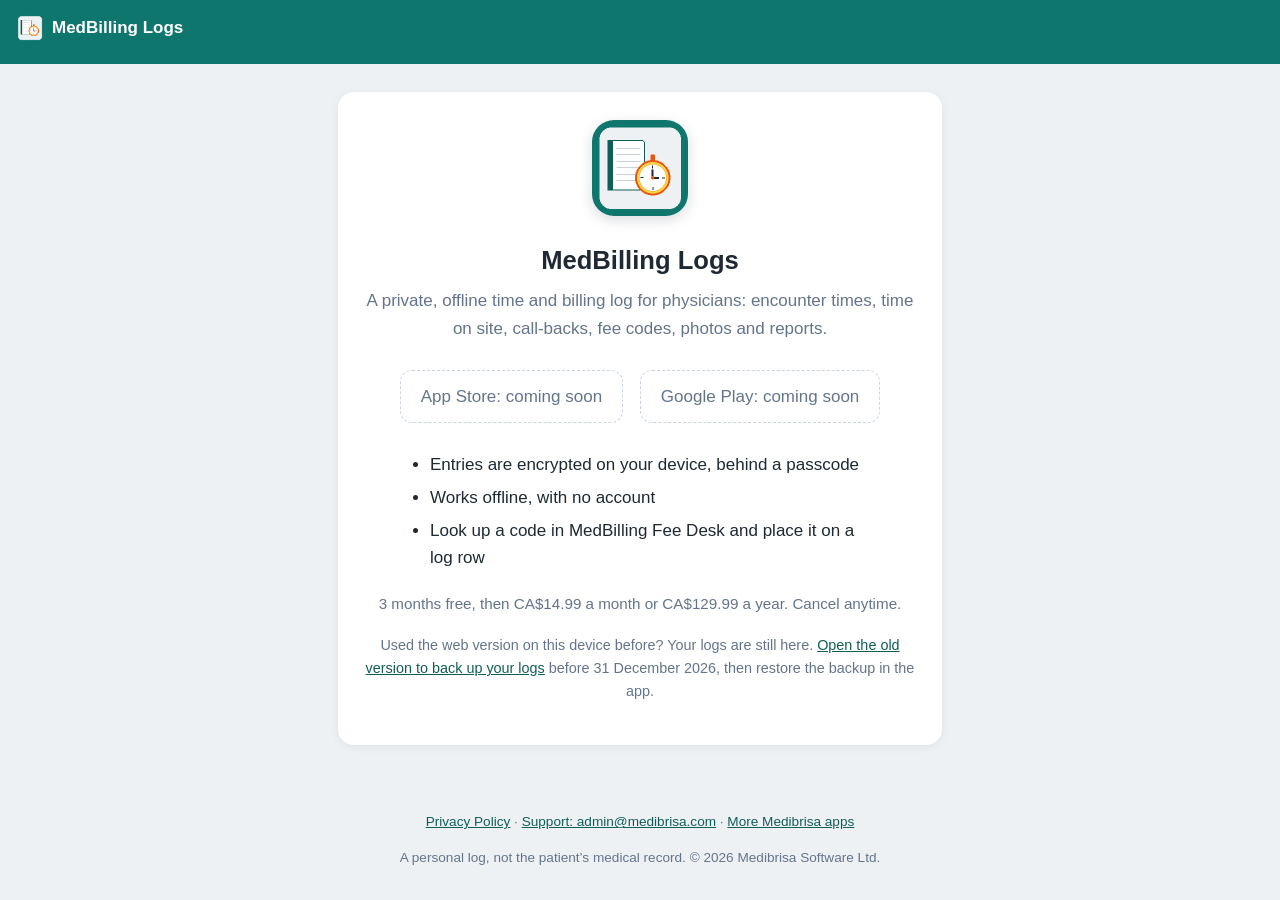
<file: index.html>
<!doctype html>
<html lang="en">
<head>
<meta charset="utf-8">
<meta name="viewport" content="width=device-width, initial-scale=1, viewport-fit=cover">
<meta http-equiv="Content-Security-Policy" content="default-src 'none'; style-src 'unsafe-inline'; img-src 'self'; base-uri 'none'; form-action 'none'">
<meta name="referrer" content="no-referrer">
<title>MedBilling Logs · Get the app</title>
<meta name="description" content="MedBilling Logs: a private, offline time and billing log for physicians, on your iPhone and iPad.">
<meta name="theme-color" content="#0f766e">
<meta property="og:title" content="MedBilling Logs">
<meta property="og:description" content="A private, offline time and billing log for physicians.">
<link rel="icon" href="icons/icon-192.png" sizes="192x192">
<link rel="apple-touch-icon" href="icons/apple-touch-icon.png">
<style>
:root{--teal:#0f766e;--teal-d:#115e59;--ink:#1f2933;--muted:#64748b;--bg:#eef1f4}
*{box-sizing:border-box}
body{margin:0;font:17px/1.6 -apple-system,BlinkMacSystemFont,"Segoe UI",Roboto,Helvetica,Arial,sans-serif;background:var(--bg);color:var(--ink);min-height:100vh;display:flex;flex-direction:column}
header{background:var(--teal);color:#fff;padding:calc(14px + env(safe-area-inset-top)) 16px 14px}
header span{font-weight:700;display:inline-flex;align-items:center;gap:8px}
header img{border-radius:8px;background:#fff}
main{flex:1;max-width:640px;width:100%;margin:0 auto;padding:28px 18px}
.card{background:#fff;border-radius:16px;padding:28px 22px;box-shadow:0 2px 10px rgba(15,23,42,.06);text-align:center}
.card img{border-radius:22px;box-shadow:0 4px 14px rgba(15,23,42,.15)}
h1{font-size:1.6rem;margin:16px 0 6px}
.lead{color:var(--muted);margin:0 0 22px}
.btn{display:inline-block;background:var(--teal);color:#fff;text-decoration:none;font-weight:700;padding:13px 24px;border-radius:12px;margin:6px}
.btn:hover{background:var(--teal-d)}
.soon{display:inline-block;color:var(--muted);border:1px dashed #cbd5e1;padding:12px 20px;border-radius:12px;margin:6px}
ul{text-align:left;max-width:460px;margin:22px auto 0;padding-left:20px}
li{margin:6px 0}
.note{margin-top:18px;font-size:.9rem;color:var(--muted)}
.note a{color:var(--teal-d)}
.price{margin-top:20px;font-size:.95rem;color:var(--muted)}
footer{text-align:center;font-size:.85rem;color:var(--muted);padding:18px 16px calc(18px + env(safe-area-inset-bottom))}
footer a{color:var(--teal-d)}
</style>
</head>
<body>
<header><span><img src="icons/icon-192.png" alt="" width="28" height="28">MedBilling Logs</span></header>
<main>
<div class="card">
<img src="icons/icon-192.png" alt="MedBilling Logs app icon" width="96" height="96">
<h1>MedBilling Logs</h1>
<p class="lead">A private, offline time and billing log for physicians: encounter times, time on site, call-backs, fee codes, photos and reports.</p>
<span class="soon">App Store: coming soon</span>
<span class="soon">Google Play: coming soon</span>
<ul>
<li>Entries are encrypted on your device, behind a passcode</li>
<li>Works offline, with no account</li>
<li>Look up a code in MedBilling Fee Desk and place it on a log row</li>
</ul>
<p class="price">3 months free, then CA$14.99 a month or CA$129.99 a year. Cancel anytime.</p>
<p class="note">Used the web version on this device before? Your logs are still here. <a href="export/">Open the old version to back up your logs</a> before 31 December 2026, then restore the backup in the app.</p>
</div>
</main>
<footer>
<p><a href="privacy.html">Privacy Policy</a> · <a href="mailto:admin@medibrisa.com">Support: admin@medibrisa.com</a> · <a href="https://medibrisa.com/apps/">More Medibrisa apps</a></p>
<p>A personal log, not the patient&rsquo;s medical record. &copy; 2026 Medibrisa Software Ltd.</p>
</footer>
</body>
</html>
</file>
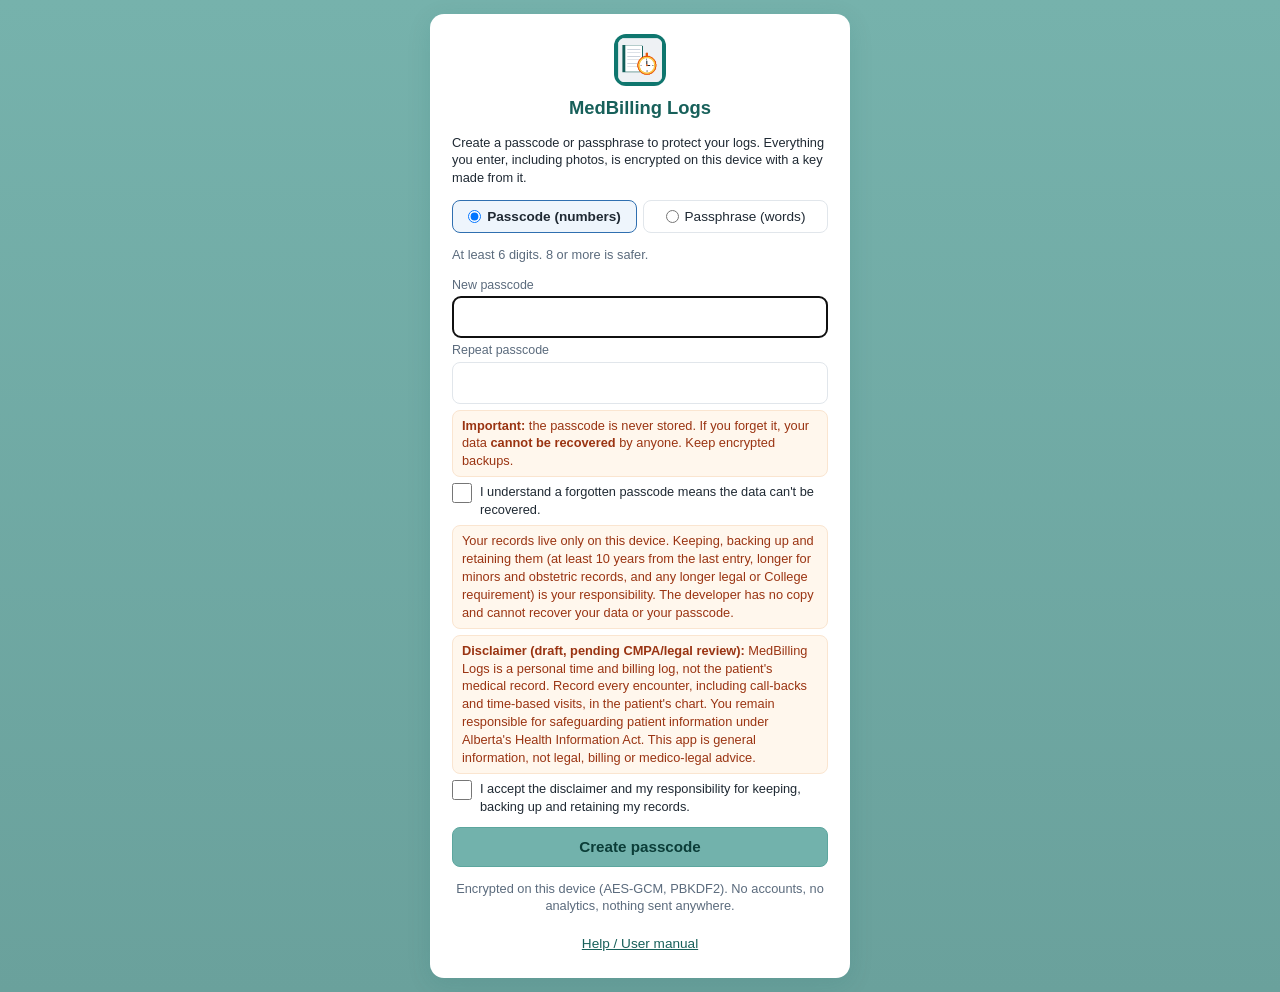
<file: export/index.html>
<!doctype html>
<html lang="en">
<head>
<meta charset="utf-8">
<meta name="viewport" content="width=device-width, initial-scale=1, viewport-fit=cover">
<meta http-equiv="Content-Security-Policy" content="default-src 'self'; script-src 'self'; style-src 'self'; img-src 'self' data: blob:; connect-src 'self'; form-action 'none'; manifest-src 'self'; worker-src 'self'; base-uri 'self'; object-src 'none'">
<meta name="referrer" content="no-referrer">
<title>MedBilling Logs</title>
<meta name="description" content="MedBilling Logs: private, offline encounter time log for physicians. Passcode-locked and encrypted on your device.">
<meta name="theme-color" content="#0f766e">
<meta name="apple-mobile-web-app-capable" content="yes">
<meta name="mobile-web-app-capable" content="yes">
<meta name="apple-mobile-web-app-status-bar-style" content="black-translucent">
<meta name="apple-mobile-web-app-title" content="MB Logs">
<meta name="application-name" content="MedBilling Logs">
<link rel="manifest" href="manifest.webmanifest">
<link rel="icon" href="icons/icon-192.png" sizes="192x192">
<link rel="apple-touch-icon" href="icons/apple-touch-icon.png">
<link rel="stylesheet" href="css/app.css">
<link rel="stylesheet" href="clinical-resources/cr.css">
<link rel="stylesheet" href="css/shared/favrow.css">
<link rel="stylesheet" href="css/shared/suite.css">
<link rel="stylesheet" href="css/shared/spui.css">
<link rel="stylesheet" href="css/shared/move.css">
</head>
<body class="locked">
<section id="lock" class="lock" aria-label="Locked">
  <div class="lockbox">
    <img src="icons/icon-192.png" alt="" width="64" height="64">
    <h1>MedBilling Logs</h1>
    <form id="setupForm" hidden autocomplete="off">
      <p class="small">Create a passcode or passphrase to protect your logs. Everything you enter, including photos, is encrypted on this device with a key made from it.</p>
      <div class="seg kindseg" role="radiogroup" aria-label="Type of login secret"><label><input type="radio" name="sKind" value="pin" checked> Passcode (numbers)</label><label><input type="radio" name="sKind" value="phrase"> Passphrase (words)</label></div>
      <p class="small muted" id="sKindHint">At least 6 digits. 8 or more is safer.</p>
      <label class="fld"><span id="sLbl1">New passcode</span><input id="sPass" type="password" inputmode="numeric" maxlength="128" required autocomplete="new-password" autocapitalize="off" autocorrect="off" spellcheck="false"></label>
      <label class="fld"><span id="sLbl2">Repeat passcode</span><input id="sPass2" type="password" inputmode="numeric" maxlength="128" required autocomplete="new-password" autocapitalize="off" autocorrect="off" spellcheck="false"></label>
      <p class="warnbox small"><b>Important:</b> the passcode is never stored. If you forget it, your data <b>cannot be recovered</b> by anyone. Keep encrypted backups.</p>
      <label class="chk small"><input type="checkbox" id="sAck" required> I understand a forgotten passcode means the data can't be recovered.</label>
      <p class="warnbox small" id="sStmt">Your records live only on this device. Keeping, backing up and retaining them (at least 10 years from the last entry, longer for minors and obstetric records, and any longer legal or College requirement) is your responsibility. The developer has no copy and cannot recover your data or your passcode.</p>
      <p class="warnbox small" id="sDisc"><b>Disclaimer (draft, pending CMPA/legal review):</b> MedBilling Logs is a personal time and billing log, not the patient's medical record. Record every encounter, including call-backs and time-based visits, in the patient's chart. You remain responsible for safeguarding patient information under Alberta's Health Information Act. This app is general information, not legal, billing or medico-legal advice.</p>
      <label class="chk small"><input type="checkbox" id="sResp" required> I accept the disclaimer and my responsibility for keeping, backing up and retaining my records.</label>
      <p class="err small" id="sErr" role="alert"></p>
      <button type="submit" class="primary wide" id="sBtn">Create passcode</button>
    </form>
    <form id="unlockForm" hidden autocomplete="off">
      <div id="euLock" class="eulock" hidden>
        <button type="button" class="primary wide" id="euBio" hidden>Unlock with Face ID</button>
        <button type="button" class="primary wide" id="euKey" hidden>Unlock with passkey</button>
        <div id="euPinBox" hidden><label class="fld">Quick PIN<input id="euPin" type="password" inputmode="numeric" pattern="[0-9]*" maxlength="6" autocomplete="off" aria-describedby="euErr"></label><button type="button" class="primary wide" id="euPinBtn">Unlock with PIN</button></div>
        <p class="err small" id="euErr" role="alert"></p>
        <p class="small muted euor">or use your passcode / passphrase:</p>
      </div>
      <label class="fld"><span id="uLbl">Passcode or passphrase</span><input id="uPass" type="password" maxlength="128" required autocomplete="current-password" autocapitalize="off" autocorrect="off" spellcheck="false"></label>
      <p class="err small" id="uErr" role="alert"></p>
      <button type="submit" class="primary wide" id="uBtn">Unlock</button>
      <button type="button" class="linkbtn" id="forgot">Forgot passcode?</button>
    </form>
    <p class="small muted" id="lockMsg"></p>
    <p class="small muted">Encrypted on this device (AES-GCM, PBKDF2). No accounts, no analytics, nothing sent anywhere.</p>
    <button type="button" class="linkbtn manlink">Help / User manual</button>
  </div>
</section>
<header class="top">
  <a class="brand" id="homeLink" href="./" aria-label="MedBilling Logs home">
    <img src="icons/icon-192.png" alt="" width="32" height="32">
    <span class="title">MedBilling Logs</span>
  </a>
  <span class="topr"><span class="clock" id="clock" aria-hidden="true"></span><button type="button" class="lockbtn" id="lockNow" aria-label="Lock now" title="Lock now">Lock</button></span>
</header>
<div class="pbar" id="pbar" role="status" aria-label="Billing time period">
  <div class="pb1"><b id="pbName">Time period</b><span class="pbh" id="pbHrs"></span><span class="pbu" id="pbUnits"></span></div>
  <div class="pb2"><div class="pbtrack" aria-hidden="true"><div class="pbfill" id="pbFill"></div></div><span class="pbr" id="pbLeft"></span></div>
</div>
<nav class="tabs sptabs" id="tabs" role="tablist" aria-label="MedBilling Logs sections">
  <button type="button" role="tab" data-tab="fav" aria-selected="false"><svg class="ti" viewBox="0 0 24 24" aria-hidden="true" focusable="false"><path d="M12 3.5l2.6 5.3 5.9.9-4.3 4.1 1 5.8L12 16.8l-5.2 2.8 1-5.8-4.3-4.1 5.9-.9z"/></svg><span>Favourites</span></button>
  <button type="button" role="tab" data-tab="today" class="on" aria-selected="true"><svg class="ti" viewBox="0 0 24 24" aria-hidden="true" focusable="false"><rect x="3.5" y="5" width="17" height="15" rx="2.5"/><path d="M3.5 10h17M8 3v4M16 3v4"/><circle cx="12" cy="15" r="1.6"/></svg><span>Today</span></button>
  <button type="button" role="tab" data-tab="history" aria-selected="false"><svg class="ti" viewBox="0 0 24 24" aria-hidden="true" focusable="false"><path d="M4 12a8 8 0 1 0 2.4-5.7"/><path d="M4 4v4h4"/><path d="M12 8v4.5l3 2"/></svg><span>History</span></button>
  <button type="button" role="tab" data-tab="claims" aria-selected="false"><svg class="ti" viewBox="0 0 24 24" aria-hidden="true" focusable="false"><rect x="4" y="3.5" width="16" height="17" rx="2.5"/><path d="M8 9l2 2 4-4M8 15h8"/></svg><span>Claims</span></button>
  <button type="button" role="tab" data-tab="res" aria-selected="false"><svg class="ti" viewBox="0 0 24 24" aria-hidden="true" focusable="false"><path d="M4 5.5A2.5 2.5 0 0 1 6.5 3H20v15H6.5A2.5 2.5 0 0 0 4 20.5z"/><path d="M4 20.5A2.5 2.5 0 0 0 6.5 23H20v-5"/></svg><span>Resources</span></button>
  <button type="button" role="tab" data-tab="data" aria-selected="false"><svg class="ti" viewBox="0 0 24 24" aria-hidden="true" focusable="false"><circle cx="12" cy="12" r="3"/><path d="M12 2.5v3M12 18.5v3M2.5 12h3M18.5 12h3M5.3 5.3l2.1 2.1M16.6 16.6l2.1 2.1M5.3 18.7l2.1-2.1M16.6 7.4l2.1-2.1"/></svg><span>Settings</span></button>
</nav>

<main id="main">
  <section id="tab-today" class="panel">
    <div class="card warnbox" id="bkRemind" hidden><p class="small" id="bkText"></p><div class="rowbtns"><button type="button" class="primary" id="bkNow">Back up now</button><button type="button" class="ghost" id="bkLater">Remind me later</button></div><p class="bkx small" data-k="auto"></p></div>
    <div class="card abwarn" id="abWarn" hidden role="status"><p class="small" id="abWarnTxt"></p><div class="rowbtns"><button type="button" class="ghost" id="abWarnAllow" hidden>Allow access</button><button type="button" class="ghost" id="abWarnRetry">Try again</button><button type="button" class="linkbtn sm" id="abWarnSet">Backup settings</button></div></div>
    <div class="card warnbox" id="abRemind" hidden><p class="small" id="abRemindTxt"></p><div class="rowbtns"><button type="button" class="primary" id="abRemindNow">Back up now</button><button type="button" class="ghost" id="abRemindLater">Later</button></div><p class="bkx small" data-k="auto"></p></div>
    <div class="tbar" id="tbar" role="toolbar" aria-label="Day tools">
      <div class="tgrp dnav">
        <button type="button" class="tb ic sptb" id="dPrev" aria-label="Previous day" title="Previous day"><span class="sti" aria-hidden="true">‹</span><span class="stl">Prev</span></button>
        <label class="tb dpick" title="Choose a day"><span id="dLbl">Today</span><input type="date" id="dPick" aria-label="Choose a day"></label>
        <button type="button" class="tb ic sptb" id="dNext" aria-label="Next day" title="Next day"><span class="sti" aria-hidden="true">›</span><span class="stl">Next</span></button>
        <button type="button" class="tb sptb" id="dToday" aria-label="Go to today" title="Back to today"><span class="stl">Today</span></button>
        <button type="button" class="tb ic sptb" id="ptSearchBtn" aria-label="Search: find a patient" title="Find a patient (name, MRN / PHN or ULI)" aria-haspopup="dialog"><span class="sti" aria-hidden="true"><svg viewBox="0 0 24 24" width="16" height="16" aria-hidden="true" focusable="false" fill="none" stroke="currentColor" stroke-width="2.2" stroke-linecap="round"><circle cx="10.5" cy="10.5" r="6"/><path d="M15 15l5.5 5.5"/></svg></span><span class="stl">Search</span></button>
      </div>
      <div class="tgrp site">
        <button type="button" class="tb fac" id="osFac" aria-label="Choose facility"><span class="fl">Facility</span> <b id="osFacName">Choose…</b></button>
        <button type="button" class="tb arr" id="osBtn">Arrive</button>
        <span class="tinfo" id="osInfo" aria-live="polite"></span>
      </div>
      <div class="tgrp cnav" role="group" aria-label="Move between cells">
        <button type="button" class="tb ic sptb" id="gPrev" aria-label="Previous cell" title="Previous cell (Shift+Tab)"><span class="sti" aria-hidden="true">←</span><span class="stl">Cell</span></button>
        <button type="button" class="tb ic sptb" id="gNext" aria-label="Next cell" title="Next cell (Tab or Enter)"><span class="sti" aria-hidden="true">→</span><span class="stl">Cell</span></button>
      </div>
      <div class="tgrp udo" role="group" aria-label="Undo and redo">
        <button type="button" class="tb ic ub sptb" id="gUndo" aria-label="Undo" title="Undo (Ctrl+Z / ⌘Z)" disabled><span class="sti" aria-hidden="true">↶</span><span class="stl">Undo</span></button>
        <button type="button" class="tb ic ub sptb" id="gRedo" aria-label="Redo" title="Redo (Shift+Ctrl+Z / ⇧⌘Z)" disabled><span class="sti" aria-hidden="true">↷</span><span class="stl">Redo</span></button>
      </div>
      <div class="tgrp crg"><button type="button" class="tb ic sptb" id="crOpen" aria-label="Clinical resources" aria-controls="crDrawer" aria-expanded="false" title="Clinical resources (R)"><span class="sti" aria-hidden="true">📚</span><span class="stl">Resources</span></button></div>
      <span class="tinfo wk" id="wkTot"></span>
      <span class="tsp" aria-hidden="true"></span>
      <div class="tgrp acts">
        <button type="button" class="tb sptb" id="cbBtn" aria-label="Add call-back"><span class="sti" aria-hidden="true">+</span><span class="stl">Call-back</span></button>
        <button type="button" class="tb sptb" id="repToday" aria-label="Report / share"><span class="sti" aria-hidden="true">⇪</span><span class="stl">Report</span></button>
        <span class="menuwrap">
          <button type="button" class="tb sptb" id="moreBtn" aria-label="More day actions" aria-haspopup="true" aria-expanded="false" aria-controls="moreMenu"><span class="sti" aria-hidden="true">⋯</span><span class="stl">More</span></button>
          <span class="menu" id="moreMenu" hidden>
            <button type="button" id="manualBtn">+ Add past entry</button>
            <button type="button" id="tlToday">Timeline</button>
            <button type="button" id="rvToday">Review day</button>
            <button type="button" id="repToday2" class="mobonly">Report / share day</button>
            <button type="button" id="osEdit" hidden>Edit arrival time / back-date</button>
            <button type="button" class="manlink">Help: using the spreadsheet</button>
            <span class="mtrack" id="trackAgain" hidden></span>
          </span>
        </span>
      </div>
    </div>
    <button type="button" class="premstrip" id="premStrip" hidden></button>
    <div id="clmBar" class="clmbar" role="status" aria-live="polite" hidden></div>
    <div id="todayList" class="gridbox"></div>
  </section>

  <section id="tab-fav" class="panel fdfav" hidden>
    <div id="favPane" aria-live="polite"></div>
  </section>
  <section id="tab-history" class="panel" hidden>
    <div class="wstrip" id="wsHist"></div>
    <div id="histList"></div>
    <div class="card">
      <h3>Report a day or date range</h3>
      <div class="range"><label>From<input type="date" id="rFrom"></label><label>To<input type="date" id="rTo"></label></div>
      <button type="button" class="primary" id="repRange">Create report (PDF, Word, Excel, CSV)</button>
    </div>
  </section>

  <section id="tab-claims" class="panel" hidden>
    <div class="clmhead">
      <button type="button" class="ghost" id="clmPrev" aria-label="Previous batch week">‹</button>
      <div class="clmtt"><h2 id="clmWk">Batch</h2><p class="small muted" id="clmWkSub"></p></div>
      <button type="button" class="ghost" id="clmNext" aria-label="Next batch week">›</button>
      <button type="button" class="ghost" id="clmThis">This week</button>
    </div>
    <div class="clmbatch" id="clmBatch"></div>
    <p class="small muted clmtestnote">Thursday report. Test build: H-Link is not connected. “Queued for H-Link” only marks a claim as approved; nothing is sent.</p>
    <div id="clmRep"></div>
  </section>

  <section id="tab-res" class="panel" hidden>
    <p class="small muted">Official sites, opened in your browser. Opening a link sends no app data (no referrer, nothing attached). The app locks when you leave it.</p>
    <div class="card res"><h3>AHS &amp; zones</h3><ul><li><a href="https://www.albertahealthservices.ca/" target="_blank" rel="noopener noreferrer external" referrerpolicy="no-referrer">Alberta Health Services (AHS)</a></li><li><a href="https://www.albertahealthservices.ca/zones/zones.aspx" target="_blank" rel="noopener noreferrer external" referrerpolicy="no-referrer">AHS zones overview</a></li><li><a href="https://www.albertahealthservices.ca/zones/south-zone.aspx" target="_blank" rel="noopener noreferrer external" referrerpolicy="no-referrer">AHS South Zone</a></li><li><a href="https://www.albertahealthservices.ca/zones/calgary-zone.aspx" target="_blank" rel="noopener noreferrer external" referrerpolicy="no-referrer">AHS Calgary Zone</a></li><li><a href="https://www.albertahealthservices.ca/zones/central-zone.aspx" target="_blank" rel="noopener noreferrer external" referrerpolicy="no-referrer">AHS Central Zone</a></li><li><a href="https://www.albertahealthservices.ca/zones/edmonton-zone.aspx" target="_blank" rel="noopener noreferrer external" referrerpolicy="no-referrer">AHS Edmonton Zone</a></li><li><a href="https://www.albertahealthservices.ca/zones/north-zone.aspx" target="_blank" rel="noopener noreferrer external" referrerpolicy="no-referrer">AHS North Zone</a></li><li><a href="https://www.albertahealthservices.ca/assets/zone/ahs-map-ahs-zones.pdf" target="_blank" rel="noopener noreferrer external" referrerpolicy="no-referrer">AHS zone map (PDF)</a></li><li><a href="https://covenanthealth.ca/" target="_blank" rel="noopener noreferrer external" referrerpolicy="no-referrer">Covenant Health</a></li><li><a href="https://albertapcns.ca/pcn" target="_blank" rel="noopener noreferrer external" referrerpolicy="no-referrer">Primary Care Networks (Alberta)</a></li><li><a href="https://www.alberta.ca/about-primary-health-care" target="_blank" rel="noopener noreferrer external" referrerpolicy="no-referrer">About primary health care (Alberta.ca)</a></li></ul></div>
    <div class="card res"><h3>Billing</h3><ul><li><a href="https://feedesk.medibrisa.com/" target="_blank" rel="noopener noreferrer external" referrerpolicy="no-referrer">MedBilling Fee Desk</a><span class="resd">Companion app: look up billing (fee) codes and ICD-9 diagnostic codes, with fees, rules and notes. Works offline; nothing you type is sent.</span></li><li><a href="https://www.alberta.ca/fees-health-professionals" target="_blank" rel="noopener noreferrer external" referrerpolicy="no-referrer">Alberta Health: Fees information for health professionals (SOMB)</a></li><li><a href="https://open.alberta.ca/publications/somb-2026-04-01" target="_blank" rel="noopener noreferrer external" referrerpolicy="no-referrer">Schedule of Medical Benefits, April 1, 2026 (Open Government)</a></li><li><a href="https://www.alberta.ca/bulletins-for-health-professionals" target="_blank" rel="noopener noreferrer external" referrerpolicy="no-referrer">Alberta Health: Bulletins for health professionals</a></li><li><a href="https://www.alberta.ca/h-link-electronic-claims-system" target="_blank" rel="noopener noreferrer external" referrerpolicy="no-referrer">Alberta Health: H-Link electronic claims system</a></li><li><a href="https://open.alberta.ca/publications/physician-s-resource-guide" target="_blank" rel="noopener noreferrer external" referrerpolicy="no-referrer">Alberta Health: Physician's resource guide (claims)</a></li><li><a href="https://www.alberta.ca/health-professional-business-forms" target="_blank" rel="noopener noreferrer external" referrerpolicy="no-referrer">Alberta Health: Health professional business forms</a></li><li><a href="https://www.albertadoctors.org/practice/billing-support/" target="_blank" rel="noopener noreferrer external" referrerpolicy="no-referrer">AMA Billing Support</a></li><li><a href="https://www.albertadoctors.org/practice/physician-compensation/fee-for-service/" target="_blank" rel="noopener noreferrer external" referrerpolicy="no-referrer">AMA Fee-for-service resources</a></li><li><a href="https://apps.albertadoctors.org/fee-navigator/" target="_blank" rel="noopener noreferrer external" referrerpolicy="no-referrer">AMA Fee Navigator</a></li><li><a href="https://www.albertadoctors.org/news/publications/billing-tips/documentation-is-important/" target="_blank" rel="noopener noreferrer external" referrerpolicy="no-referrer">AMA billing tip: Documentation is important</a></li><li><a href="https://apps.albertadoctors.org/fee-navigator/billing-tips/documentation-pca-billing-tip" target="_blank" rel="noopener noreferrer external" referrerpolicy="no-referrer">AMA Fee Navigator tip: Documentation (PCPCM)</a></li><li><a href="https://apps.albertadoctors.org/fee-navigator/billing-tips/phone-call-documentation" target="_blank" rel="noopener noreferrer external" referrerpolicy="no-referrer">AMA Fee Navigator tip: Phone call documentation</a></li><li><a href="https://www.albertadoctors.org/news/publications/billing-corner/" target="_blank" rel="noopener noreferrer external" referrerpolicy="no-referrer">AMA Billing Corner</a></li><li><a href="https://www.albertadoctors.org/media/zolbejry/pcpcm-operations-manual-v42-jan-9.pdf" target="_blank" rel="noopener noreferrer external" referrerpolicy="no-referrer">AMA PCPCM operations manual (PDF)</a></li><li><a href="https://www.alberta.ca/health-professionals-audit-and-compliance-assurance" target="_blank" rel="noopener noreferrer external" referrerpolicy="no-referrer">Alberta Health: Audit and compliance assurance</a></li><li><a href="https://www.cmpa-acpm.ca/en/membership/protection-for-members/principles-of-assistance/billing-investigations" target="_blank" rel="noopener noreferrer external" referrerpolicy="no-referrer">CMPA: Billing investigations</a></li></ul></div>
    <div class="card res"><h3>Regulatory &amp; privacy</h3><ul><li><a href="https://cpsa.ca/" target="_blank" rel="noopener noreferrer external" referrerpolicy="no-referrer">College of Physicians &amp; Surgeons of Alberta (CPSA)</a></li><li><a href="https://oipc.ab.ca/" target="_blank" rel="noopener noreferrer external" referrerpolicy="no-referrer">Office of the Information and Privacy Commissioner of Alberta (OIPC)</a></li><li><a href="https://www.alberta.ca/health-information-act" target="_blank" rel="noopener noreferrer external" referrerpolicy="no-referrer">Health Information Act (Alberta.ca)</a></li><li><a href="https://kings-printer.alberta.ca/1266.cfm?page=H05.cfm" target="_blank" rel="noopener noreferrer external" referrerpolicy="no-referrer">Health Information Act (Alberta King's Printer)</a></li><li><a href="https://cpsa.ca/physicians/standards-of-practice/patient-record-retention/" target="_blank" rel="noopener noreferrer external" referrerpolicy="no-referrer">CPSA: Patient Record Retention standard</a></li><li><a href="https://www.cmpa-acpm.ca/en/advice-publications/browse-articles/2003/a-matter-of-records-retention-and-transfer-of-clinical-records" target="_blank" rel="noopener noreferrer external" referrerpolicy="no-referrer">CMPA: Records retention, access, security and transfer</a></li><li><a href="https://www.cmpa-acpm.ca/en/advice-publications/handbooks/electronic-records-handbook/destroying-and-disposing-of-records" target="_blank" rel="noopener noreferrer external" referrerpolicy="no-referrer">CMPA: Destroying and disposing of electronic records</a></li><li><a href="https://www.cmpa-acpm.ca/en/advice-publications/browse-articles/2011/using-clinical-photography-and-video-for-educational-purposes" target="_blank" rel="noopener noreferrer external" referrerpolicy="no-referrer">CMPA: Clinical photography and video</a></li><li><a href="https://www.cmpa-acpm.ca/en/advice-publications/browse-articles/2023/recording-clinical-encounters-with-patients-what-physicians-need-to-know" target="_blank" rel="noopener noreferrer external" referrerpolicy="no-referrer">CMPA: Recording clinical encounters</a></li><li><a href="https://www.cmpa-acpm.ca/en/advice-publications/browse-articles/2013/protecting-patient-privacy-when-delivering-care-virtually" target="_blank" rel="noopener noreferrer external" referrerpolicy="no-referrer">CMPA: Protecting patient privacy in virtual care (email/text)</a></li><li><a href="https://www.cmpa-acpm.ca/en/advice-publications/browse-articles/2019/texting-safely-about-patient-care" target="_blank" rel="noopener noreferrer external" referrerpolicy="no-referrer">CMPA: Texting safely about patient care</a></li><li><a href="https://www.cmpa-acpm.ca/en/advice-publications/browse-articles/2018/the-new-reality-of-reporting-a-privacy-breach" target="_blank" rel="noopener noreferrer external" referrerpolicy="no-referrer">CMPA: Reporting a privacy breach</a></li><li><a href="https://www.cmpa-acpm.ca/en/education-events/good-practices/professionalism-ethics-and-wellness/privacy-and-confidentiality" target="_blank" rel="noopener noreferrer external" referrerpolicy="no-referrer">CMPA: Privacy and confidentiality</a></li><li><a href="https://www.albertadoctors.org/resource-centre/privacy-resources/" target="_blank" rel="noopener noreferrer external" referrerpolicy="no-referrer">AMA Privacy resources</a></li><li><a href="https://www.albertadoctors.org/resource-centre/privacy-resources/health-information-act/" target="_blank" rel="noopener noreferrer external" referrerpolicy="no-referrer">AMA: Health Information Act overview</a></li><li><a href="https://www.albertadoctors.org/resource-centre/privacy-resources/acceptable-use-of-email-policy/" target="_blank" rel="noopener noreferrer external" referrerpolicy="no-referrer">AMA: Acceptable Use of Email Policy</a></li><li><a href="https://www.albertadoctors.org/resource-centre/privacy-resources/breach-management-policy/" target="_blank" rel="noopener noreferrer external" referrerpolicy="no-referrer">AMA: Breach Management Policy</a></li><li><a href="https://www.albertadoctors.org/resource-centre/privacy-resources/five-steps-to-minimize-privacy-breaches/" target="_blank" rel="noopener noreferrer external" referrerpolicy="no-referrer">AMA: Five Steps to Minimize Privacy Breaches</a></li><li><a href="https://www.albertadoctors.org/resource-centre/privacy-resources/notification-to-patients-affected-by-privacy-breach/" target="_blank" rel="noopener noreferrer external" referrerpolicy="no-referrer">AMA: Notification to patients affected by a breach</a></li><li><a href="https://www.albertadoctors.org/resource-centre/privacy-resources/assessing-risk-and-implementing-safeguards/" target="_blank" rel="noopener noreferrer external" referrerpolicy="no-referrer">AMA: Assessing Risk and Implementing Safeguards</a></li><li><a href="https://www.albertadoctors.org/resource-centre/privacy-resources/faq-privacy-agreements/" target="_blank" rel="noopener noreferrer external" referrerpolicy="no-referrer">AMA: FAQ Privacy agreements</a></li><li><a href="https://www.albertadoctors.org/media/x5cf23al/collection-use-and-disclosure-policy.pdf" target="_blank" rel="noopener noreferrer external" referrerpolicy="no-referrer">AMA: Collection, Use, Disclosure and Disposal policy template (PDF)</a></li></ul></div>
    <div class="card res"><h3>Professional</h3><ul><li><a href="https://www.albertadoctors.org/" target="_blank" rel="noopener noreferrer external" referrerpolicy="no-referrer">Alberta Medical Association (albertadoctors.org)</a></li><li><a href="https://www.cmpa-acpm.ca/" target="_blank" rel="noopener noreferrer external" referrerpolicy="no-referrer">Canadian Medical Protective Association (CMPA)</a></li><li><a href="https://www.cmpa-acpm.ca/en/education-events/good-practices/physician-patient/documentation-and-record-keeping" target="_blank" rel="noopener noreferrer external" referrerpolicy="no-referrer">CMPA: Documentation and record keeping</a></li><li><a href="https://www.cmpa-acpm.ca/en/advice-publications/handbooks/electronic-records-handbook" target="_blank" rel="noopener noreferrer external" referrerpolicy="no-referrer">CMPA: Electronic records handbook</a></li><li><a href="https://www.cmpa-acpm.ca/en/membership/protection-for-members/principles-of-assistance/practice-management-and-business-matters-overview-of-cmpa-assistance" target="_blank" rel="noopener noreferrer external" referrerpolicy="no-referrer">CMPA: Practice management and business matters (assistance)</a></li><li><a href="https://www.albertadoctors.org/practice/learning-development/online-training/privacy-training/" target="_blank" rel="noopener noreferrer external" referrerpolicy="no-referrer">AMA: Free privacy training</a></li></ul></div>
    <p class="small muted">Each link was checked and loaded on 2026-10-04 (MT). Websites change; if a link moves, search the organization's main site.</p>
  </section>

  <section id="tab-data" class="panel" hidden>
    <div class="spset" id="spSettings">
      <h3>Settings</h3>
      <div class="sprow"><label for="spProv">Province</label><select id="spProv" aria-label="Province or territory" disabled><option>Alberta</option></select></div>
      <div class="sprow"><label for="spSkill">Specialty</label><select id="spSkill" aria-label="Specialty (from Fee Desk)" disabled><option>—</option></select></div>
      <div class="sprow"><label>Text size</label><div class="spbtns"><button type="button" id="spSizeGo">Text size…</button></div></div>
      <div class="sprow"><label>Backup</label><div class="spbtns"><button type="button" id="spBackup">Back up (includes favourites)</button><button type="button" id="spFdSet">Change in Fee Desk</button></div></div>
      <p class="sphelp">Province and specialty come from Fee Desk on this device (change them there). The encrypted backup includes your Fee Desk favourites; a restore adds them back only on a device that has none.</p>
    </div>
    <div class="card helpcard"><h3>Help</h3><button type="button" class="linkbtn manlink">Help / User manual</button><span class="small muted"> How to use the app, step by step. Works offline.</span></div>
    <div class="card" id="crProfCard"><h3>Profile &amp; defaults</h3><p class="small muted">Provider type, specialty, province and preferences used by Clinical resources and fee code shortlists. Preferences only; no patient information.</p><button type="button" class="ghost" id="crProfile">Edit profile &amp; defaults</button></div>
    <div class="card dispcard" id="dispCard">
      <h3>Display</h3>
      <div class="tsize" role="group" aria-labelledby="tsLbl">
        <div class="tshead"><span id="tsLbl">Text size</span><span class="tsval" id="tsVal">13 px</span></div>
        <p class="tsprev" id="tsPrev" aria-hidden="true">Jane Sample · 09:30 · 03.03A · 650 · Follow-up in clinic</p>
        <div class="tsrow"><span class="tsA sm" aria-hidden="true">A</span><input type="range" id="dispSize" min="0" max="6" step="1" value="2" aria-labelledby="tsLbl" aria-valuetext="13 px"><span class="tsA lg" aria-hidden="true">A</span></div>
      </div>
      <label class="fld">Font style
        <select id="dispFont"><option value="system">System default</option><option value="rounded">Rounded</option><option value="serif">Serif</option><option value="mono">Monospace</option></select></label>
      <p class="small muted">Text size and font apply to the spreadsheet (rows and columns grow with the text) and the rest of the app. Built-in fonts only, nothing is downloaded. Saved encrypted with your passcode on this device; no patient data. <button type="button" class="linkbtn sm" id="dispReset">Reset to default</button></p>
    </div>
    <div class="card">
      <h3>Defaults</h3>
      <div class="two">
        <label class="fld">Default setting
          <select id="defSetting"><option value="H">Hospital</option><option value="C">Clinic</option></select></label>
        <label class="fld">Province
          <select id="defProv"></select></label>
      </div>
    </div>
    <div class="card" id="seatCard">
      <h3>Staff seats and permissions</h3>
      <p class="small muted">Each provider decides, per staff member, who may <b>View</b> and who may <b>Submit</b> (Approve/Submit) that provider’s billings. Everything starts Off; staff without View see nothing. Stored encrypted with your passcode.</p>
      <label class="fld">Using this device as
        <select id="seatSel"></select></label>
      <div class="fphead"><b>Providers</b> <button type="button" class="linkbtn sm" id="seatAddProv">Add provider…</button></div>
      <ul id="seatProvs" class="seatprovs"></ul>
      <div class="fphead"><b>Staff</b> <button type="button" class="linkbtn sm" id="seatAddStaff">Add staff seat…</button> <span class="small muted" id="seatStaffN"></span></div>
      <div class="permwrap"><table id="permTab" class="permtab"></table></div>
      <p class="small muted" id="permNote"></p>
    </div>
    <div class="card" id="clmLogCard">
      <h3>Audit log: approvals and permissions <button type="button" class="linkbtn sm" id="clmLogRefresh">Refresh</button></h3>
      <p class="small muted">Who did what, and when (Mountain Time). Part of the tamper-evident, encrypted audit log.</p>
      <div id="clmLog" class="clmlog"></div>
    </div>
    <div class="card" id="fpCard">
      <h3>Facility # and Functional centre</h3>
      <label class="chk small"><input type="checkbox" id="fcCarry" checked> New rows start with the Facility # and Functional centre picked last that day</label>
      <label class="chk small"><input type="checkbox" id="refCol" checked> Show the Referring provider column (name and practitioner ID) on the Today and History sheets and in the entry window</label>
      <div class="fphead"><b>Favourite facilities</b> <span class="small muted">(shown first in the Facility # list)</span> <button type="button" class="linkbtn sm" id="fnoFavAdd">Add…</button></div>
      <div id="fnoFavList" class="fpslist"></div>
      <div class="fphead"><b>Recent facilities</b> <button type="button" class="linkbtn sm" id="fnoRecClear">Clear</button></div>
      <div id="fnoRecList" class="fpslist"></div>
      <div class="fphead"><b>Favourite functional centres</b> <span class="small muted">(Select Favourite… in the list)</span></div>
      <div id="fcenFavList" class="fpchips"></div>
      <div class="fphead"><b>Favourite referring providers</b> <span class="small muted">(☆ in the Referring provider list; shown first)</span></div>
      <div id="refFavList" class="fpslist"></div>
      <p class="small muted credit" id="fpSrc"></p>
    </div>
    <div class="card">
      <h3>Timers</h3>
      <div class="two">
        <label class="fld">Amber after
          <select id="warnA"><option value="30">30 min</option><option value="45">45 min</option><option value="60">60 min</option><option value="90">90 min</option><option value="120">2 h</option></select></label>
        <label class="fld">Red after
          <select id="warnR"><option value="120">2 h</option><option value="180">3 h</option><option value="240">4 h</option><option value="360">6 h</option></select></label>
      </div>
      <p class="small muted">A running encounter or call-back turns amber, then red. If a timer is red when you unlock, the app asks whether to stop it now or at an earlier time (saved as entered later). In-app only: no notifications.</p>
    </div>
    <div class="card" id="perCard">
      <h3>Time periods and holidays <span class="draft">Per user · verify against the current SOMB</span></h3>
      <div id="perTable" class="pertable"></div>
      <label class="chk small"><input type="checkbox" id="holToday"> <span id="holTodayL">Today is a statutory holiday (bill like a weekend)</span></label>
      <p class="small muted" id="holInfo"></p>
      <details class="holdet"><summary class="small">Alberta general holidays, calculated each year (<span id="holYear"></span>)</summary><div id="holList" class="hollist"></div></details>
    </div>
    <div class="card" id="premCard">
      <h3>After-hours time premium limits <span class="draft">HSC 03.01AA</span></h3>
      <p class="small">Units are counted from your In / Out times (15-minute blocks, each in the period holding most of it) for each day. The strip above the Today spreadsheet shows the running count, e.g. <b>TEV 6/20</b>, and a pop-up appears when a day reaches or passes a limit. Entry is never blocked.</p>
      <label class="chk small"><input type="checkbox" id="premWarn" checked> Show a pop-up when a limit is reached or exceeded</label>
      <div class="pertable"><table class="premtab"><thead><tr><th>Modifier</th><th>When</th><th>Official max / day</th><th>Your limit</th></tr></thead><tbody id="premRows"></tbody></table></div>
      <p class="small muted" id="premSrcS"></p>
    </div>
    <div class="card">
      <h3>Lock</h3>
      <label class="fld">Auto-lock after inactivity
        <select id="autolock"><option value="1">1 minute</option><option value="2">2 minutes</option><option value="5">5 minutes</option><option value="10">10 minutes</option><option value="15">15 minutes</option></select></label>
      <p class="small muted">Switching tabs or apps does not lock it; it locks after this much inactivity (time away counts) or when you tap Lock now. Timers keep counting while locked.</p><p class="small muted" id="persistInfo"></p>
      <div class="rowbtns"><button type="button" class="ghost" id="lockNow2">Lock now</button><button type="button" class="ghost" id="chPass">Change passcode / passphrase</button></div>
      <p class="warnbox small">A forgotten passcode means the data can't be recovered. Keep an encrypted backup.</p>
      <div class="easybox" id="euCard" hidden>
        <h4>Easy unlock</h4>
        <label class="chk small" id="euBioL" hidden><input type="checkbox" id="euBioOn"> <span id="euBioLbl">Unlock with Face ID / Touch ID / passkey</span></label>
        <label class="chk small" id="euPinL" hidden><input type="checkbox" id="euPinOn"> <span>Quick PIN (4–6 digits; erased after 5 wrong tries)</span></label>
        <p class="small muted" id="euInfo"></p>
      </div>
    </div>
    <div class="card" id="bkCard">
      <h3>Backups</h3>
      <label class="chk abon"><input type="checkbox" id="abOn"> <span><b>Automatic backups</b> <span class="small muted" id="abOnHint"></span></span></label>
      <p class="small abmode" id="abMode"></p>
      <div class="two">
        <label class="fld">Frequency<select id="abEvery"><option value="60">Every hour</option><option value="120">Every 2 hours</option><option value="240">Every 4 hours</option><option value="1440">Daily</option></select></label>
        <label class="fld">Keep last<select id="abKeep"><option value="6">6 backups</option><option value="12">12 backups</option><option value="24">24 backups</option><option value="48">48 backups</option><option value="72">72 backups</option><option value="168">168 backups</option></select></label>
      </div>
      <div class="abloc" id="abLocRow"><div class="ablocn"><span class="fl">Backup location</span><b id="abLocName">Not chosen</b></div><button type="button" class="ghost" id="abPick">Choose backup location</button></div>
      <p class="small ablast"><b>Last backup:</b> <span id="abLast">never</span></p>
      <p class="small abstat" id="abStat" role="status" aria-live="polite"></p>
      <fieldset class="abfmt">
        <legend class="fldl">Files in each backup</legend>
        <label class="chk small"><input type="checkbox" checked disabled> <span><b>Encrypted backup (.mblbackup)</b>, always included. It's the only file the app can restore.</span></label>
        <span class="small muted">Readable copies (off by default):</span>
        <div class="fmtgrid"><label class="chk small"><input type="checkbox" class="abf" value="pdf"> PDF</label><label class="chk small"><input type="checkbox" class="abf" value="md"> Markdown (.md)</label><label class="chk small"><input type="checkbox" class="abf" value="docx"> Word (.docx)</label><label class="chk small"><input type="checkbox" class="abf" value="xlsx"> Excel (.xlsx)</label></div>
        <div id="abReadBox">
          <p class="warnbox small" id="abFmtWarn"></p>
          <label class="chk small"><input type="checkbox" id="abZip" checked disabled> <span><b>Readable copies are always password-protected</b> (AES-256 encrypted .zip).</span></label>
          <div id="abPwBox" class="abpw">
            <label class="chk small"><input type="radio" name="abPwMode" value="passcode" checked> Use my app passcode</label>
            <label class="chk small"><input type="radio" name="abPwMode" value="custom"> Use a separate backup password</label>
            <button type="button" class="ghost sm" id="abPwSet">Set backup password…</button>
            <p class="small" id="abPwInfo"></p>
          </div>
          <label class="chk small"><input type="checkbox" id="abNotes"> Include notes in readable copies</label>
        </div>
      </fieldset>
      <div class="rowbtns"><button type="button" class="primary" id="abNow">Back up now</button></div>
      <p class="bkx small" data-k="auto"></p>
      <details class="abhow"><summary class="small">How backups work on this device</summary><div class="small" id="abHow"></div></details>
    </div>
    <div class="card">
      <h3>Encrypted backup (manual export and import)</h3>
      <div class="saverow"><button type="button" class="ghost" id="expAll" title="Save an encrypted backup file" aria-label="Save an encrypted backup file">Export</button><p class="small">Export saves all encounters and photos to one file, encrypted with your passcode, to keep a copy or move to another device.</p></div>
      <p class="bkx small" data-k="export"></p>
      <div class="saverow"><button type="button" class="ghost" id="impAll" title="Load an encrypted backup file" aria-label="Load an encrypted backup file">Import</button><p class="small">Import loads a backup (you need the passcode it was made with). It is added to what is already here.</p></div>
      <input type="file" id="impFile" accept=".mblbackup,.json,application/json" hidden aria-label="Import backup file">
      <p class="small muted" id="storeInfo"></p>
    </div>
    <div class="card">
      <h3>Disclaimer <span class="draft">Draft, pending CMPA/legal review</span></h3>
      <p class="small">MedBilling Logs is a personal time and billing log. It is not the patient&#39;s medical record and does not replace charting. Record every encounter, including call-backs and time-based visits, in the patient&#39;s chart (AMA). Keep records at least as long as your College and the law require: CPSA requires 10 years from the last entry (longer for minors), and CMPA recommends at least 10 years. Patient information in this app is encrypted on this device, but you remain responsible for safeguarding it under Alberta&#39;s Health Information Act. Every export is an encrypted .zip; send it only through channels your custodian approves, with the password sent separately, never by unencrypted email or text. Move clinical photos into the official record, then delete them here. If a device is lost or data is exposed, tell the custodian (e.g. AHS or your clinic) and contact the CMPA right away. Fee codes and rules: confirm in the official Alberta Schedule of Medical Benefits. This app is general information, not legal, billing or medico-legal advice. Contact the CMPA, AMA billing support or the CPSA for advice about your situation.</p>
      <p class="small muted">Sources: CMPA and AMA guidance checked 2026-10-04; links are in Resources.</p>
    </div>
    <div class="card">
      <h3>Records, retention and backups</h3>
      <p class="small">Your records live only on this device. Keeping, backing up and retaining them (at least 10 years from the last entry, longer for minors and obstetric records, and any longer legal or College requirement) is your responsibility. The developer has no copy and cannot recover your data or your passcode.</p>
      <p class="small">Retention in this app: entries and their audit records are kept for at least <b>10 years from the last entry</b> (CPSA standard; CMPA recommends at least 10 years). For an entry flagged <b>minor</b>, the longer of 10 years or 2 years after the patient turns 18 (CPSA). For an entry flagged <b>obstetric</b>, 10 years after the infant reaches the age of majority (CMPA), counted conservatively as 29 years from the last entry. After that, records become eligible for removal, but nothing is ever deleted automatically: you review and confirm. A longer legal or College requirement always takes precedence.</p>
      <p class="small"><b>Last backup:</b> <span id="lastBk">never</span> <span class="muted" id="respAt"></span></p>
      <label class="fld">Backup reminder
        <select id="bkEvery"><option value="7">Weekly</option><option value="30">Monthly</option><option value="90">Every 3 months</option><option value="0">Off</option></select></label>
      <div class="rowbtns"><button type="button" class="ghost" id="retReview">Records past retention</button></div>
      <p class="small muted" id="retInfo"></p>
    </div>
    <div class="card">
      <h3>Audit log</h3>
      <p class="small">Every create, edit and delete of an encounter, arrival/departure or call-back is recorded, append-only and encrypted. Each record carries the hash of the previous one, so any change, removal or reordering is detected.</p>
      <p class="small" id="auditStatus" aria-live="polite"></p>
      <div class="rowbtns"><button type="button" class="ghost" id="auditCheck">Check log</button><button type="button" class="ghost" id="auditDeleted">Deleted entries</button><button type="button" class="ghost" id="auditExport">Export log</button></div>
      <div id="deletedList"></div>
    </div>
    <div class="card danger">
      <h3>Delete all data</h3>
      <p class="small">Removes every encounter, arrival/departure, call-back, photo, the audit log, settings and the passcode from this device. This cannot be undone; export a backup first if you want a copy.</p>
      <button type="button" class="dangerbtn" id="wipe">Delete all data</button>
    </div>
    <div class="card">
      <h3>Privacy</h3>
      <p class="small">Everything is stored only on this device, encrypted with AES-GCM using a key derived from your passcode (PBKDF2-SHA-256, 600,000 iterations). Photos are kept inside the app's encrypted store, never in your camera roll. There are no accounts, no analytics and no third-party scripts, and the app sends nothing anywhere. Files leave the device only when you share or download them.</p>
      <p class="small"><b>Encrypted exports.</b> Every report and audit-log export is an AES-256 password-protected .zip, protected by an export password you choose (different from your passcode, never stored). Exports contain health information: send the password separately, never in the same email or message, and store and send the file only as permitted by Alberta&#39;s Health Information Act (HIA), your custodian&#39;s or AHS privacy and information-security policies, and the privacy law and privacy commissioner&#39;s guidance in your province or territory (e.g. Alberta OIPC). Delete copies you no longer need. <button type="button" class="linkbtn" data-man="m-open">How to open the .zip</button></p>
      <p class="small"><b>Your responsibility.</b> As the custodian or an affiliate of a custodian, you are responsible for handling this information in a compliant way. The app is designed to support compliance and does not transmit exports anywhere by itself; it is not certified or approved by AHS or any regulator.</p>
    </div>
    <div class="card">
      <h3>Fee code sources</h3>
      <div id="credits" class="small muted"></div>
      <p class="small muted">Code data from <a href="https://feedesk.medibrisa.com/" rel="noopener noreferrer">MedBilling Fee Desk</a>, bundled in the app. Always confirm codes and fees in the official schedule.</p>
      <p class="small muted" id="dxCredit">Diagnostic code suggestions: Alberta Health, Alberta Health diagnostic codes: claims assessment (ICD-9 supplement, as of 2018-01-18). Contains information licensed under the Open Government Licence – Alberta. Data via MedBilling Fee Desk. Any code can also be typed as free text.</p>
    </div>
  </section>
</main>


<footer class="foot">
  <p class="small muted units-note" id="unitsNote"></p>
  <p class="small muted">Time log only. Confirm time-based billing rules in your own schedule (e.g. Alberta SOMB) before submitting claims.</p>
  <p class="small muted">Passcode-locked and encrypted on this device. No accounts, analytics or trackers. Nothing is sent anywhere.</p>
  <p class="small muted fdhelp">For help with medical billing codes and diagnostic codes (ICD-9 / ICD-10), use <a href="https://feedesk.medibrisa.com/" target="_blank" rel="noopener noreferrer external" referrerpolicy="no-referrer">MedBilling Fee Desk</a></p>
  <p class="small muted"><button type="button" class="linkbtn manlink">Help / User manual</button></p>
  <p class="small muted">Part of Medibrisa Software Ltd. · <a href="https://feedesk.medibrisa.com/" rel="noopener noreferrer">MedBilling Fee Desk</a></p>
  <div class="copyright">© 2026 Medibrisa Software Ltd. All rights reserved. This app is protected by copyright. Reproduction or duplication without permission is an infringement.</div>
</footer>

<dialog id="editDlg">
  <form method="dialog" class="dlg" id="editForm" autocomplete="off">
    <h3 id="editTitle">Encounter</h3>
    <div id="eView" class="eview">
      <div class="eacts" role="group" aria-label="Entry actions">
        <button type="button" class="eact" id="eaTime" aria-expanded="false" aria-controls="eAddTime"><span class="ei" aria-hidden="true">+</span>Add time</button>
        <button type="button" class="eact notshift" id="eaSame" title="Start a new timer for this patient: room/label, initials and chart carried over, codes left blank"><span class="ei" aria-hidden="true">↔</span>Same patient, new encounter</button>
        <button type="button" class="eact" id="eaEdit"><span class="ei" aria-hidden="true">✎</span>Edit</button>
      </div>
      <div class="addtime" id="eAddTime" hidden>
        <span class="fldl" id="eAddLbl">Add time to this entry</span>
        <div class="addbtns"><button type="button" data-add="5">+5 min</button><button type="button" data-add="15">+15 min</button><button type="button" data-add="30">+30 min</button><button type="button" id="eaSeg">New segment (start / end)…</button></div>
        <p class="small muted" id="eAddInfo"></p>
      </div>
      <dl class="esum" id="eSummary"></dl>
      <div class="rowbtns notshift" id="eRepRow"><button type="button" class="ghost" id="eRepeat" title="Start a new timer with the same setting, facility, fee codes and diagnostic codes (no patient details)">Track again <span class="small muted">(codes only)</span></button><button type="button" class="ghost" id="eFavSet">☆ Save code set</button></div>
    </div>
    <div class="notesbox" id="eNotesBox">
      <div class="noteshead"><span class="fldl">Notes <span class="muted" id="eNoteCount"></span></span><button type="button" class="linkbtn sm" id="eNoteAdd">+ Add note</button></div>
      <div class="notenew" id="eNoteNew" hidden>
        <textarea id="eNoteText" maxlength="1000" rows="3" placeholder="Note (encrypted, kept on this device)" aria-label="New note"></textarea>
        <div class="notebtns"><span class="small muted" id="eNoteLen">0 / 1000</span><button type="button" class="ghost sm" id="eNoteCancel">Cancel</button><button type="button" class="primary sm" id="eNoteSave">Save note</button></div>
      </div>
      <div class="notes" id="eNotes"></div>
    </div>
    <div id="eEditBox" class="eeditbox">
    <div class="seg kindseg" id="eKind" role="radiogroup" aria-label="Entry type"><button type="button" data-k="enc" role="radio">Encounter</button><button type="button" data-k="cb" role="radio">Call-back</button><button type="button" data-k="shift" role="radio">On site</button></div>
    <p class="latebadge small" id="eLate" hidden></p>
    <button type="button" class="facbtn wide2" id="eFac"><span class="fl">Facility</span><b id="eFacName">None</b></button>
    <div class="cbonly">
      <div class="two">
        <label class="fld">Call-back type<select id="eCbType"><option value="return">Return to hospital</option><option value="phone">Phone call-back</option></select></label>
        <label class="fld">Time called<input type="datetime-local" id="eCalled"></label>
      </div>
    </div>
    <div class="enconly">
    <label class="fld">Patient name<input id="eName" maxlength="80" placeholder="Full name (encrypted)" autocomplete="off"></label>
    <div class="two">
      <label class="fld">Room / bed (optional)<input id="eLabel" maxlength="24" placeholder="e.g. Rm 412 B"></label>
      <label class="fld">Initials (optional)<input id="eInit" maxlength="5" autocapitalize="characters" placeholder="e.g. JD"></label>
    </div>
    <div class="two">
      <label class="fld">MRN / PHN (optional)<input id="eChart" maxlength="24" inputmode="text" placeholder="e.g. 1234567" autocomplete="off"></label>
      <label class="fld">Billing note (optional)<input id="eBillNote" maxlength="200" placeholder="Short note for billing" autocomplete="off"></label>
    </div>
    <div class="two">
      <label class="fld">Setting<select id="eSetting"><option value="H">Hospital</option><option value="C">Clinic</option></select></label>
      <label class="fld">Type (optional)<input id="eType" list="typeList" maxlength="24" placeholder="consult, visit…"></label>
    </div>
    </div>
    <label class="fld shiftset">Setting<select id="eSetting2"><option value="H">Hospital</option><option value="C">Clinic</option></select></label>
    <datalist id="typeList"><option value="Consult"><option value="Visit"><option value="Procedure"><option value="Counselling"><option value="Call"><option value="Assist"><option value="Delivery"></datalist>
    <div class="two fprow notshift">
      <div class="fld"><span class="fldl" id="eFnoL">Facility #</span><button type="button" class="fpbtn" id="eFno" aria-labelledby="eFnoL eFno" aria-haspopup="dialog"><span class="muted">Choose…</span></button></div>
      <div class="fld"><span class="fldl" id="eFcenL">Functional centre</span><button type="button" class="fpbtn" id="eFcen" aria-labelledby="eFcenL eFcen" aria-haspopup="dialog"><span class="muted">Choose…</span></button></div>
    </div>
    <div class="codebox notshift">
      <div class="codehead"><span class="fldl">Fee code and Diagnosis (ICD-9) (optional)</span><select id="eProv" aria-label="Province"></select></div>
      <div id="eCodes" class="chips"></div>
      <div class="cdrow">
        <div class="cdcol"><label class="fldl" for="eCodeQ">Billing code</label><input id="eCodeQ" type="search" maxlength="60" placeholder="Search codes" autocomplete="off" enterkeyhint="search"><a class="fdl" id="eCodeFD" href="https://feedesk.medibrisa.com/" target="_blank" rel="noopener noreferrer external" referrerpolicy="no-referrer">Look up in Fee Desk</a></div>
        <div class="cdcol"><label class="fldl" for="eDxQ">Diagnosis (ICD-9)</label><input id="eDxQ" class="dxin" type="search" maxlength="40" placeholder="Search codes" autocomplete="off" autocapitalize="characters" enterkeyhint="search"><a class="fdl" id="eDxFD" href="https://feedesk.medibrisa.com/#/icd9" target="_blank" rel="noopener noreferrer external" referrerpolicy="no-referrer">Look up in Fee Desk</a></div>
      </div>
      <div id="eCodeRes" class="codres"></div>
      <div id="eDxRes" class="codres dxres"></div>
      <div class="two modrow">
        <label class="fld">Modifier code(s) 1<input id="eMod1" maxlength="80" placeholder="e.g. CMGP, BMI" autocomplete="off" autocorrect="off" spellcheck="false" autocapitalize="characters"></label>
        <label class="fld">Modifier code(s) 2<input id="eMod2" maxlength="80" placeholder="Separate with commas" autocomplete="off" autocorrect="off" spellcheck="false" autocapitalize="characters"></label>
      </div>
      <div id="eModU" class="emodu" hidden></div>
      <p class="small muted fdhelp">For help with medical billing codes and diagnostic codes (ICD-9 / ICD-10), use <a href="https://feedesk.medibrisa.com/" target="_blank" rel="noopener noreferrer external" referrerpolicy="no-referrer">MedBilling Fee Desk</a></p>
      <p class="small muted credit" id="eCredit"></p>
    </div>
    <div id="eNotesSlot"></div>
    <div class="notshift retflags"><span class="fldl">Record retention (optional)</span>
      <label class="chk small"><input type="checkbox" id="eMinor"> Minor (patient under 18)</label>
      <label class="fld minorage" hidden>Age at encounter (years, optional)<input id="eAge" type="number" min="0" max="17" inputmode="numeric" placeholder="unknown = keep longest"></label>
      <label class="chk small"><input type="checkbox" id="eObs"> Obstetric record</label>
      <p class="small muted" id="eRet"></p>
    </div>
    <div class="cbonly linkbox"><span class="fldl">Linked encounters (same day)</span><div id="eLinks" class="links"></div></div>
    <div class="photobox notshift">
      <span class="fldl">Photos (kept only in this app, encrypted)</span>
      <div id="ePhotos" class="thumbs"></div>
      <div class="rowbtns"><button type="button" class="ghost" id="eCam">Take photo</button><button type="button" class="ghost" id="eAttach">Attach photo</button></div>
      <input type="file" id="eCamIn" accept="image/*" capture="environment" hidden aria-label="Take photo">
      <input type="file" id="eFileIn" accept="image/*" multiple hidden aria-label="Attach photo">
    </div>
    <div class="quick"><span class="fldl" id="eQLbl">Started</span><button type="button" data-ago="0">now</button><button type="button" data-ago="5">5 min ago</button><button type="button" data-ago="15">15 min ago</button><button type="button" data-ago="30">30 min ago</button><button type="button" data-ago="60">1 h ago</button><button type="button" data-last="1" title="Start when your previous entry ended">Last stop</button><button type="button" data-end="1" class="endnow">End now</button></div>
    <div class="quick nudge"><span class="fldl">Start</span><button type="button" data-nudge="s" data-d="-5" aria-label="Start 5 minutes earlier">−5</button><button type="button" data-nudge="s" data-d="5" aria-label="Start 5 minutes later">+5</button><span class="fldl">End</span><button type="button" data-nudge="e" data-d="-5" aria-label="End 5 minutes earlier">−5</button><button type="button" data-nudge="e" data-d="5" aria-label="End 5 minutes later">+5</button><span class="fldl">Length</span><button type="button" data-dur="15">+15</button><button type="button" data-dur="30">+30</button></div>
    <div class="segs" id="eSegs"></div>
    <button type="button" class="linkbtn" id="eAddSeg">+ Add time segment</button>
    <p class="small muted" id="eSum"></p>
    <p class="small perline" id="ePer"></p>
    <p class="err small" id="eErr" role="alert"></p>
    <p class="warnbox small" id="eWarn" hidden></p>
    </div>
    <button type="button" class="linkbtn" id="eHist">History of this entry</button>
    <div class="dlgbtns">
      <button type="button" class="dangerbtn ghostdanger" id="eDelete">Delete</button>
      <span></span>
      <button type="button" class="ghost" id="eCancel">Cancel</button>
      <button type="submit" class="primary" id="eSave">Save</button>
    </div>
  </form>
</dialog>

<dialog id="ewDlg" class="ewdlg" aria-labelledby="ewT">
  <form class="ewbox" id="ewForm" autocomplete="off" novalidate>
    <header class="ewhd">
      <div class="ewtt"><h3 id="ewT">Entry</h3><p class="small muted" id="ewSub"></p></div>
      <div class="ewnav"><button type="button" class="ghost" id="ewWide" aria-pressed="false" title="Wider window (one row per billing line). You can also drag the corner to resize.">⇔ Wider</button><button type="button" class="ghost" id="ewPrev" title="Save and go to the previous patient (Alt+↑)">‹ Previous</button><button type="button" class="ghost" id="ewNext" title="Save and go to the next patient (Alt+↓)">Next ›</button></div>
    </header>
    <div class="ewbody" id="ewBody"></div>
    <p class="ewerr" id="ewErr" role="alert"></p>
    <div class="ewtot" aria-live="polite"><span>Expected total from Alberta Health <small class="muted">(estimate)</small></span><b id="ewTotal" class="mono">–</b></div>
    <footer class="ewft"><span class="small muted ewkeys">Tab moves between fields · ▾ or Alt+↓ shows choices · Ctrl+Enter saves · N (outside a field) opens a new entry</span><button type="button" class="ghost" id="ewCancel">Cancel</button><button type="button" class="apv" id="ewApv">Approve/Submit</button><button type="submit" id="ewSave">Save</button></footer>
  </form>
  <div class="ewmenu" id="ewMenu" role="listbox" hidden></div>
</dialog>
<dialog id="rowMenu" class="sheet" aria-labelledby="rmTitle">
  <div class="dlg">
    <h3 id="rmTitle">Entry</h3>
    <p class="small muted" id="rmSub"></p>
    <div class="rmlist">
      <button type="button" data-rmi="ew"><span class="ei" aria-hidden="true">⤢</span>Open entry window (every field)</button>
      <button type="button" data-rmi="start"><span class="ei" aria-hidden="true">▶</span>Start timer now</button>
      <button type="button" data-rmi="pause"><span class="ei" aria-hidden="true">❚❚</span>Pause</button>
      <button type="button" data-rmi="resume"><span class="ei" aria-hidden="true">▶</span><span id="rmResumeL">Resume</span></button>
      <button type="button" data-rmi="stop"><span class="ei" aria-hidden="true">■</span>Stop now</button>
      <button type="button" data-rmi="time"><span class="ei" aria-hidden="true">+</span>Add time</button>
      <button type="button" data-rmi="segs"><span class="ei" aria-hidden="true">⧉</span>Segments &amp; photos (edit details)</button>
      <button type="button" data-rmi="note"><span class="ei" aria-hidden="true">✎</span>Add note</button>
      <button type="button" data-rmi="same" id="rmSame"><span class="ei" aria-hidden="true">＋</span>Same patient: new row below</button>
      <button type="button" data-rmi="samerun" id="rmSameRun"><span class="ei" aria-hidden="true">↔</span>Same patient: start a new timer now</button>
      <button type="button" data-rmi="fee"><span class="ei" aria-hidden="true">↗</span>Pick fee code in Fee Desk</button>
      <button type="button" data-rmi="dx"><span class="ei" aria-hidden="true">↗</span>Pick diagnostic code in Fee Desk</button>
      <button type="button" data-rmi="mod"><span class="ei" aria-hidden="true">↗</span>Pick modifier in Fee Desk</button>
      <button type="button" data-rmi="full"><span class="ei" aria-hidden="true">⛶</span>Full-screen timer</button>
      <button type="button" data-rmi="open"><span class="ei" aria-hidden="true">›</span>Open details</button>
      <button type="button" data-rmi="del" class="rmdel"><span class="ei" aria-hidden="true">✕</span>Delete row</button>
    </div>
    <div class="dlgbtns"><span></span><button type="button" class="ghost" id="rmClose">Cancel</button></div>
  </div>
</dialog>

<dialog id="bpDlg" aria-labelledby="bpTitle">
  <form method="dialog" class="dlg" id="bpForm" autocomplete="off">
    <h3 id="bpTitle">Backup password</h3>
    <p class="small">Protects the readable backup copies (PDF, Markdown, Word, Excel) inside an AES-256 encrypted .zip. Use at least 12 characters; a few unrelated words work well.</p>
    <label class="fld">New backup password<input type="password" id="bp1" autocomplete="new-password" maxlength="128"></label>
    <div class="pwmeter" aria-hidden="true"><i id="bpBar"></i></div>
    <p class="small" id="bpStr" aria-live="polite"></p>
    <label class="fld">Repeat it<input type="password" id="bp2" autocomplete="new-password" maxlength="128"></label>
    <p class="warnbox small"><b>Write it down somewhere safe.</b> If this password is lost, the protected copies can't be opened or recovered by anyone, including the developer. It is kept only inside the app's encrypted storage, never in plain text.</p>
    <p class="err small" id="bpErr" role="alert"></p>
    <div class="dlgbtns"><span></span><button type="button" class="ghost" id="bpCancel">Cancel</button><button type="submit" class="primary" id="bpOk">Save password</button></div>
  </form>
</dialog>
<dialog id="repDlg">
  <form method="dialog" class="dlg" id="repForm" autocomplete="off">
    <h3 id="pTitle">Report</h3>
    <div class="range"><label>From<input type="date" id="pFrom" required></label><label>To<input type="date" id="pTo" required></label></div>
    <div class="seg fmt" role="radiogroup" aria-label="Format">
      <button type="button" data-fmt="pdf" role="radio" class="on">PDF</button><button type="button" data-fmt="docx" role="radio">Word</button><button type="button" data-fmt="xlsx" role="radio">Excel</button><button type="button" data-fmt="csv" role="radio">CSV</button>
    </div>
    <label class="chk small" id="pPhotosL"><input type="checkbox" id="pPhotos"> Include photos</label>
    <label class="chk small" id="pNotesL"><input type="checkbox" id="pNotes"> Include notes <span class="muted">(off by default for privacy)</span></label>
    <p class="small muted" id="pInfo"></p>
    <p class="small enchint">&#128274; Every export is encrypted: the file goes inside an AES-256 password-protected .zip.</p>
    <button type="button" class="primary wide" id="pMake">Create encrypted file…</button>
    <div id="pReady" hidden>
      <p class="small"><b id="pName"></b> <span class="muted" id="pSize"></span></p>
      <div class="okbox small" id="pWarn"><b>Encrypted (AES-256 .zip).</b> It opens only with the export password you just chose. Send the password separately, never in the same email or message. <button type="button" class="linkbtn" data-man="m-exp">How to open it</button></div>
      <div class="rowbtns"><button type="button" class="primary" id="pShare">Share…</button><button type="button" class="ghost" id="pDown">Download</button></div>
    </div>
    <p class="err small" id="pErr" role="alert"></p>
    <div class="dlgbtns"><span></span><button type="button" class="ghost" id="pClose">Close</button></div>
  </form>
</dialog>
<dialog id="xpDlg" aria-labelledby="xpTitle">
  <form method="dialog" class="dlg" id="xpForm" autocomplete="off">
    <h3 id="xpTitle">Encrypted export</h3>
    <div class="privnote small" id="xpNote" role="note">
      <p><b>Privacy notice.</b> This file contains health information. Keep it encrypted and send the password separately, never in the same email or message. Store and send it only as permitted by Alberta&#39;s Health Information Act (HIA), your custodian&#39;s or AHS (Alberta Health Services) privacy and information-security policies, and the privacy law and privacy commissioner&#39;s guidance in your own province or territory (e.g. Alberta OIPC). Delete copies you no longer need.</p>
    </div>
    <label class="chk small"><input type="checkbox" id="xpAck"> I understand. I am responsible for handling this file as the law and my custodian require.</label>
    <div id="xpRemembered" class="small" hidden><p>Using the export password you entered earlier in this session (kept in memory only; cleared when the app locks).</p><button type="button" class="linkbtn" id="xpNew">Use a different password</button></div>
    <div id="xpFields">
      <label class="fld">Export password (at least 12 characters)
        <span class="pwrow"><input type="password" id="xp1" autocomplete="new-password" autocapitalize="off" autocorrect="off" spellcheck="false" maxlength="128" aria-describedby="xpWhy"><button type="button" class="ghost sm pwshow" data-for="xp1" aria-pressed="false">Show</button></span></label>
      <div class="pwmeter" aria-hidden="true"><i id="xpBar"></i></div>
      <p class="small" id="xpStr" aria-live="polite"></p>
      <ul class="small pwwhy" id="xpWhy"></ul>
      <label class="fld">Repeat the password
        <span class="pwrow"><input type="password" id="xp2" autocomplete="new-password" autocapitalize="off" autocorrect="off" spellcheck="false" maxlength="128"><button type="button" class="ghost sm pwshow" data-for="xp2" aria-pressed="false">Show</button></span></label>
      <p class="small muted">Use a password you choose, different from your app passcode: 12+ characters with 3 of lowercase, UPPERCASE, numbers and symbols, or a passphrase of 16+ characters (several unrelated words). It is never stored and never put in the file name or share text. If it is lost, no one can open the file, including the developer.</p>
      <label class="chk small"><input type="checkbox" id="xpKeep"> Remember it for this session only (in memory; cleared when the app locks)</label>
    </div>
    <p class="err small" id="xpErr" role="alert"></p>
    <div class="dlgbtns"><span></span><button type="button" class="ghost" id="xpCancel">Cancel</button><button type="submit" class="primary" id="xpOk">Encrypt file</button></div>
  </form>
</dialog>
<dialog id="clmDlg" class="sheet" aria-labelledby="clmDlgT">
  <div class="dlg">
    <h3 id="clmDlgT">Claim</h3>
    <div id="clmDlgB" class="small"></div>
    <div class="dlgbtns"><button type="button" class="dangerbtn" id="clmWd">Withdraw approval</button><button type="button" class="primary" id="clmClose">Close</button></div>
  </div>
</dialog>
<dialog id="refDlg" class="sheet refdlg" aria-labelledby="refDlgT">
  <div class="dlg">
    <h3 id="refDlgT">Referring provider</h3>
    <p class="small muted">Search favourites and recent referring providers by name or Alberta practitioner ID, or type a new one as “Name 123456789”. ☆ adds a favourite.</p>
    <input type="search" id="refQ" placeholder="Name or practitioner ID" autocomplete="off" spellcheck="false" aria-label="Search referring providers">
    <div id="refList" class="reflist" role="listbox" aria-label="Referring providers"></div>
    <div class="dlgbtns"><span></span><button type="button" class="ghost" id="refClose">Close</button></div>
  </div>
</dialog>
<dialog id="askDlg">
  <form method="dialog" class="dlg" id="askForm" autocomplete="off">
    <h3 id="askTitle"></h3>
    <p class="small" id="askText"></p>
    <div id="askFields"></div>
    <p class="err small" id="askErr" role="alert"></p>
    <div class="dlgbtns"><span></span><button type="button" class="ghost" id="askCancel">Cancel</button><button type="submit" class="primary" id="askOk">OK</button></div>
  </form>
</dialog>
<dialog id="facDlg">
  <div class="dlg">
    <h3>Facility</h3>
    <input id="facQ" type="search" placeholder="Filter hospitals (name or town)" aria-label="Filter facilities" autocomplete="off">
    <div id="facList" class="faclist"></div>
    <div class="otherfac"><label class="fld">Other / clinic (custom name)<input id="facOther" maxlength="60" placeholder="e.g. Downtown OB/GYN Clinic"></label>
      <div class="two"><label class="fld">Setting<select id="facOtherSet"><option value="C">Clinic</option><option value="H">Hospital</option></select></label><button type="button" class="primary" id="facOtherOk">Use this name</button></div></div>
    <p class="small muted credit" id="facSrc"></p>
    <div class="dlgbtns"><button type="button" class="ghost" id="facNone">No facility</button><span></span><button type="button" class="ghost" id="facClose">Close</button></div>
  </div>
</dialog>
<dialog id="histDlg">
  <div class="dlg">
    <h3 id="histTitle">History</h3>
    <div id="histBody" class="histbody"></div>
    <div class="dlgbtns"><span></span><button type="button" class="ghost" id="histClose">Close</button></div>
  </div>
</dialog>
<dialog id="photoDlg">
  <div class="dlg">
    <img id="pvImg" alt="Encounter photo" class="pvimg">
    <div class="dlgbtns"><button type="button" class="dangerbtn ghostdanger" id="pvDel">Delete photo</button><span></span><button type="button" class="ghost" id="pvClose">Close</button></div>
  </div>
</dialog>
<dialog id="longDlg">
  <form method="dialog" class="dlg" id="longForm" autocomplete="off">
    <h3 id="lgTitle">Timer still running</h3>
    <p class="small" id="lgText"></p>
    <label class="fld">Stop at<input type="datetime-local" id="lgAt"></label>
    <p class="err small" id="lgErr" role="alert"></p>
    <div class="dlgbtns"><button type="button" class="ghost" id="lgKeep">Keep running</button><span></span><button type="button" class="stopbtn" id="lgNow">Stop now</button><button type="button" class="primary" id="lgAtBtn">Stop at time</button></div>
  </form>
</dialog>
<dialog id="revDlg">
  <div class="dlg">
    <h3 id="rvTitle">Review</h3>
    <p class="small muted" id="rvSub"></p>
    <div id="rvList" class="rvlist"></div>
    <p class="small" id="rvState"></p>
    <div class="dlgbtns"><span></span><button type="button" class="ghost" id="rvClose">Close</button><button type="button" class="primary" id="rvMark">Mark reviewed</button></div>
  </div>
</dialog>
<dialog id="tlDlg" class="tldlg">
  <div class="dlg">
    <div class="tlhead"><button type="button" class="ghost sm" id="tlPrev" aria-label="Previous day">‹</button><h3 id="tlTitle">Timeline</h3><button type="button" class="ghost sm" id="tlNext" aria-label="Next day">›</button><span></span><button type="button" class="ghost" id="tlClose">Close</button></div>
    <p class="small muted tlhelp">Blocks between arrival and departure. Tap a block to open it; tap an empty spot to add a past entry there.</p>
    <div id="tlBody" class="tlbody"></div>
  </div>
</dialog>
<dialog id="procDlg" class="procdlg" aria-label="Full-screen procedure timer">
  <div class="proc">
    <div class="ptime" id="pcTime">0:00:00</div>
    <p class="pcs" id="pcState"></p>
    <div class="pcbtns"><button type="button" class="pausebtn" id="pcPause">Pause</button><button type="button" class="stopbtn" id="pcStop">Stop</button></div>
    <button type="button" class="ghost" id="pcExit">Exit full screen</button>
    <p class="pcnote" id="pcNote">Time only. The screen stays on; auto-lock still applies.</p>
  </div>
</dialog>
<div id="snack" class="snack" role="status" aria-live="polite" hidden><span id="snackTxt"></span><button type="button" id="snackUndo">Undo</button></div>
<!-- manual:start -->
<dialog id="manDlg" class="mandlg" aria-labelledby="manTitle">
  <div class="manhead"><h2 id="manTitle">MedBilling Logs · User manual</h2><button type="button" class="lockbtn" id="manClose">Close</button></div>
  <div class="man" id="manBody">
    <p class="manlead">A private time and billing log for physicians. Everything stays on this device, encrypted with your passcode or passphrase. This manual works offline. Version 9v (October 2026).</p>
    <nav class="mantoc" aria-label="Contents">
      <a href="#m-start" data-go="m-start">1. Getting started, passcode and easy unlock</a>
      <a href="#m-per" data-go="m-per">2. The time-period bar</a>
      <a href="#m-site" data-go="m-site">3. Arrival, departure and call-backs</a>
      <a href="#m-enc" data-go="m-enc">4. Encounters: the spreadsheet, notes editor, text size</a>
      <a href="#m-det" data-go="m-det">5. Entry details: add time, same patient, notes</a>
      <a href="#m-quick" data-go="m-quick">6. Track again and code sets</a>
      <a href="#m-late" data-go="m-late">7. Past entries and "Entered later"</a>
      <a href="#m-codes" data-go="m-codes">8. Billing and diagnostic codes</a>
      <a href="#m-photo" data-go="m-photo">9. Photos and the lock</a>
      <a href="#m-hist" data-go="m-hist">10. History, week strip and timeline</a>
      <a href="#m-rev" data-go="m-rev">11. Review a day or week</a>
      <a href="#m-exp" data-go="m-exp">12. Encrypted reports and sharing safely</a>
      <a href="#m-audit" data-go="m-audit">13. Audit log</a>
      <a href="#m-ret" data-go="m-ret">14. Retention and backups</a>
      <a href="#m-bk" data-go="m-bk">15. Automatic backups</a>
      <a href="#m-data" data-go="m-data">16. Your data: Export my data, Import my data and moving</a>
      <a href="#m-priv" data-go="m-priv">17. Privacy, the law and your responsibility</a>
      <a href="#m-faq" data-go="m-faq">18. FAQ and troubleshooting</a>
    </nav>

    <section id="m-start">
      <h3>1. Getting started, passcode and easy unlock</h3>
      <h4>Add it to your Home Screen first</h4>
      <p>Install the app before you create a passcode, then always open it from the Home Screen icon. It then opens full screen and works offline.</p>
      <ul>
        <li><b>iPhone / iPad (Safari):</b> open the app's web address, tap <b>Share</b> (square with an arrow), then <b>Add to Home Screen</b>, then <b>Add</b>.</li>
        <li><b>Android (Chrome):</b> open the web address, tap the <b>⋮</b> menu, then <b>Install app</b> or <b>Add to Home screen</b>.</li>
      </ul>
      <p class="mantip">On iPhone, the Home Screen app keeps its own storage, separate from Safari. Entries made in a Safari tab do not appear in the Home Screen app, so pick one and stick with it (the Home Screen app is best).</p>
      <h4>First launch: passcode or passphrase</h4>
      <ul>
        <li>Choose <b>Passcode (numbers)</b>, at least 6 digits (8 or more is safer), or <b>Passphrase (words)</b>, at least 12 characters, where words and spaces are allowed (for example four unrelated words). Type it twice. Both make the encryption key the same strong way (PBKDF2-SHA-256, 600,000 rounds); a longer passphrase is much harder to guess.</li>
        <li>Tick the two boxes: you understand a forgotten passcode can't be recovered, and you accept responsibility for keeping and backing up your records.</li>
        <li>Your passcode is never stored anywhere. It makes the key that encrypts your data.</li>
        <li>To change it later, or to switch between a passcode and a passphrase: <b>Settings → Lock → Change passcode / passphrase</b>. Everything is re-encrypted with the new one.</li>
      </ul>
      <h4 id="m-easy">Easy unlock: Face ID, Touch ID, fingerprint, passkey or quick PIN</h4>
      <p><b>Face ID is the default way in (v9p).</b> When you open the app, or come back to it from another app, it asks for Face ID (Touch ID, fingerprint or passkey) by itself; there's nothing to tap. Your passcode or passphrase is the fallback and always works.</p>
      <ul>
        <li><b>New setup, iPhone / iPad / Android app:</b> right after you create your passcode, easy unlock is turned on and confirmed with one Face ID scan. The first time, iOS asks <i>Do you want to allow "MedBilling Logs" to use Face ID?</i>; tap <b>Allow</b>. If you cancel, don't allow it, or Face ID isn't set up on the phone, easy unlock stays off and the passcode is used; you can turn it on any time in <b>Settings → Lock → Easy unlock</b>.</li>
        <li><b>New setup, browser / Home Screen web app:</b> where the device has a built-in Face ID / Touch ID / Windows Hello passkey that supports this, you're asked once <i>Use Face ID to unlock?</i>; <b>Use</b> creates the passkey (the browser needs that tap).</li>
        <li><b>Already using the app:</b> after your next passcode unlock you're asked once <i>Use Face ID to unlock?</i>, with <b>Use Face ID</b> as the main choice. <b>Not now</b> keeps the passcode, and you won't be asked again (Settings → Lock turns it on later).</li>
        <li><b>When it asks by itself:</b> when the app opens and when you return to it. After you press <b>Lock</b> yourself, or after it locks from inactivity while on screen, it waits for you: tap <b>Unlock with Face ID</b> (the main button) or type the passcode.</li>
        <li><b>If Face ID fails or you cancel:</b> the passcode box is ready to type in; it doesn't keep re-asking. Tap <b>Unlock with Face ID</b> to try again.</li>
      </ul>
      <p>To turn it off, or to use a quick PIN instead: <b>Settings → Lock → Easy unlock</b> (you type your passcode or passphrase once to turn it on).</p>
      <ul>
        <li><b>iPhone / iPad app:</b> <b>Unlock with Face ID</b> (or Touch ID). A copy of the encryption key is wrapped with a key kept in the iOS Keychain that only opens after Face ID / Touch ID, and stops working if the enrolled faces or fingers change.</li>
        <li><b>Android app:</b> <b>Unlock with fingerprint</b> (or face unlock where the phone offers strong biometrics), using the Android Keystore the same way.</li>
        <li><b>Quick PIN (iPhone, iPad and Android app only):</b> a 4 to 6 digit PIN. It is stretched with the same strong key derivation as the passcode and combined with a secret held in the device Keychain / Keystore. After <b>5 wrong PINs</b> the quick PIN is erased and you need the full passcode. It is not offered in the browser, because a short PIN stored in a browser could be guessed offline.</li>
        <li><b>Browser / Home Screen web app:</b> <b>Unlock with a passkey</b> (Face ID, Touch ID, Windows Hello or a phone/security key) where the browser and passkey support the PRF extension: Safari 18 or later on iPhone, iPad (18.4 or later is most reliable) and Mac (macOS 15 or later) with iCloud Keychain passkeys; Chrome on Android with Google Password Manager; Chrome or Edge on Mac; on Windows, Windows Hello works only on Windows 11 25H2 with the February 2026 update and Chrome/Edge 147 or later (or Firefox 148 or later). Where the browser lacks it the option is hidden; if a particular passkey can’t do it, the app says so and leaves easy unlock off.</li>
      </ul>
      <ul>
        <li>Your passcode or passphrase always works and is never replaced. <b>Changing it turns easy unlock off</b> until you turn it on again.</li>
        <li>Easy unlock never opens exports. Export passwords are always typed and must differ from your passcode.</li>
        <li>Your data stays encrypted the same way (AES-GCM with a 600,000-round key). Easy unlock only stores an extra wrapped copy of the key that the device's biometrics, passkey or PIN can open.</li>
        <li>Readable automatic backups that use "same as the app passcode" need one unlock with the passcode itself in that session.</li>
      </ul>
      <h4>If you forget the passcode</h4>
      <p>No one can recover it or open your data, including the developer. The only way back in is <b>Forgot passcode?</b> on the lock screen: type DELETE to erase everything on this device and start again. If you have an encrypted backup and remember <i>that backup's</i> passcode, you can import it afterwards. This is why backups matter.</p>
      <p>After 5 wrong passcodes in a row, the app makes you wait (30 seconds at first, longer with each further miss, up to 15 minutes).</p>
      <h4>The screens</h4>
      <ul>
        <li><b>Today:</b> one slim toolbar (date, facility, Arrive/Depart, week totals, + Call-back, Report / share and <b>⋯ More</b>) above the encounter <b>spreadsheet</b>. Running rows count up live in the Min column; a totals row is pinned at the bottom.</li>
        <li><b>History:</b> the same spreadsheet grouped by day, with week totals, timeline, review and reports.</li>
        <li><b>Resources:</b> official billing, privacy and regulatory websites, including MedBilling Fee Desk.</li>
        <li><b>Settings:</b> display (text size and font), defaults, timer warnings, time periods and holidays, lock, backups, retention, audit log, this manual and Delete all data.</li>
      </ul>
    </section>

    <section id="m-per">
      <h3>2. The time-period bar</h3>
      <p class="mantip"><b>Per user, verify against the current SOMB.</b> These periods were set up from your own list. MedBilling Logs doesn't attach fee codes to them. Check the current Alberta Schedule of Medical Benefits before you bill.</p>
      <p>The bar under the header shows the billing time period you're in now (America/Edmonton time):</p>
      <ul>
        <li>The period name and hours, and a progress bar through the period.</li>
        <li>The time left until the next period starts, and the next period's name.</li>
        <li>The period's total units, the units elapsed so far, and the units you've logged in encounters during this period. Units are 15-minute blocks.</li>
      </ul>
      <table class="mantable"><tr><th colspan="3">Weekdays (Mon–Fri)</th></tr><tr><td>Weekday daytime</td><td>07:00–16:59</td><td>no premium units</td></tr><tr><td>Weekday evening</td><td>17:00–21:59</td><td>20 units</td></tr><tr><td>Weekday late evening</td><td>22:00–23:59</td><td>8 units</td></tr><tr><td>Weekday overnight</td><td>00:00–06:59</td><td>28 units</td></tr>
      <tr><th colspan="3">Weekends (Sat–Sun) and statutory holidays</th></tr><tr><td>Weekend/holiday daytime</td><td>07:00–21:59</td><td>60 units</td></tr><tr><td>Weekend/holiday late evening</td><td>22:00–23:59</td><td>8 units</td></tr><tr><td>Weekend/holiday overnight</td><td>00:00–06:59</td><td>28 units</td></tr></table>
      <ul>
        <li><b>Every encounter is tagged</b> with its period(s). If it crosses a boundary (for example 21:50–22:20), its minutes and 15-minute units are split between the periods. You'll see the split in the entry, under the start time in lists, in the daily totals, and in CSV, PDF and Word reports.</li>
        <li><b>Statutory holidays bill like weekends (v9o: the official AHCIP list).</b> The holidays are the ones in the SOMB Governing Rules (GR 1.2), worked out automatically every year, including the moving ones: New Year's Day, Family Day (3rd Monday of February), Good Friday, Victoria Day (Monday before May 25), Canada Day, Alberta Heritage Day (1st Monday of August), Labour Day, Thanksgiving Day (2nd Monday of October; Monday 12 October 2026), Remembrance Day, Christmas Day and Boxing Day. National Day for Truth and Reconciliation and Easter Monday are <i>not</i> AHCIP holidays, so they are not on the list. Switch any of them off under <b>Settings → Time periods and holidays</b>, which shows this year's and next year's dates.</li>
        <li><b>Designated days (GR 1.3).</b> When a holiday falls on a Saturday or Sunday, the Minister designates another day. The app marks the expected weekday (for example Monday 28 December 2026 for Boxing Day 2026, as published in the AMA's 2026 after-hours table; 27 and 28 December 2027 are computed, so confirm them with Alberta Health when they are announced). The weekend holiday itself bills with <b>TST</b>, the designated day with <b>TDES</b>.</li>
        <li>For any other day you need treated as a holiday, tick <b>Today is a statutory holiday</b> in Settings on that day (marked "set by you").</li>
        <li>The bar also shows the after-hours premium for the period, in plain words (v9p). First line, e.g. <b>TEV 18 of 20 units</b>: the units you entered on that modifier today against its official daily maximum. Second line, e.g. <b>Evening time logged: 35 units · 25 min left</b>: the 15-minute units of encounter time logged <i>in this period only</i> (from your rows' In / Out times). The totals row under the spreadsheet counts the whole day, so it can be higher (for example 36 units = Day 1 unit + Evening 35 units). See <a href="#m-prem" data-go="m-prem">After-hours premium units</a> in section 4.</li>
      </ul>
    </section>

    <section id="m-site">
      <h3>3. Arrival, departure and call-backs</h3>
      <h4>Time on site</h4>
      <ol>
        <li>On <b>Today</b>, tap <b>Facility</b> and pick your hospital (Alberta hospitals, grouped by AHS zone; type to filter). For a clinic or a site not listed, type a custom name under <b>Other / clinic</b>.</li>
        <li>Tap <b>Arrive</b> when you get there. The button changes to <b>Depart</b>; tap it when you leave.</li>
        <li>Forgot to tap Arrive? Open <b>⋯ More → Edit arrival time / back-date</b> to set the real time.</li>
      </ol>
      <p>"Time on site today" adds up all your on-site periods for the day.</p>
      <h4>Call-backs</h4>
      <ol>
        <li>Tap <b>+ Call-back</b>. Choose <b>Return to hospital</b> or <b>Phone call-back</b>, and set <b>Time called</b> (the time you were contacted).</li>
        <li>Save. The call-back timer starts running from now (or set an earlier arrival time with the quick buttons).</li>
        <li>Tap <b>Stop</b> when you finish. Under <b>Linked encounters</b>, tick the encounters seen during that call-back.</li>
      </ol>
      <p>Call-backs show a <b>CB</b> badge and have their own totals.</p>
    </section>

    <section id="m-enc">
      <h3>4. Encounters: the spreadsheet</h3>
      <p>Today is a spreadsheet, like Excel or Google Sheets: gridlines, a grey header row and row numbers, light zebra striping, a sticky header, and a totals row pinned at the bottom. Columns: <b>#</b> · <b>Patient name</b> · <b>MRN / PHN</b> · <b>H/C</b> (Hospital or Clinic) · <b>In</b> · <b>Out</b> · <b>Min</b> · <b>Units</b> · <b>Facility #</b> · <b>Functional centre</b> · <b>Fee code</b> · <b>Modifier code 1</b> · <b>Modifier code 2</b> · <b>Diagnosis (ICD-9)</b> · <b>Billing notes</b> · <b>⋯</b>. There are always at least 15 blank rows below your entries, and the grid never runs out (see <i>Rows never run out</i> below). Every change saves encrypted straight away; there are no pop-up forms for normal work.</p>
      <p><b>The totals (v9p).</b> The totals row shows the number of encounters, the total time in hours and minutes (<b>8 h 52</b>) and the units, then <b>8 h 52 min · 36 units</b>. Under it, one plain line each for Hospital, Clinic, Call-backs and On site, and for every time period with logged time, for example <b>Hospital 8 h 52 min · 36 units</b>, <b>Day 17 min · 1 unit</b>, <b>Evening 8 h 35 min · 35 units</b> (Night, Late evening, Weekend or Holiday as they apply). On a phone each is on its own line; they stay in view when you scroll sideways. The Min column of each row still shows minutes. Each row's units are counted on its own, so the period lines can add up to a unit more or less than the total.</p>
      <ol>
        <li><b>New patient:</b> type a name or MRN/PHN in the first blank row. That creates the encounter (not started yet).</li>
        <li><b>Start the clock:</b> type the time in <b>In</b> (24-hour: <i>0930</i>, <i>9:30</i>, <i>21h05</i>; type <i>n</i> for now), or tap <b>▶</b> in the In cell. The row's Min cell then counts up live.</li>
        <li><b>Stop:</b> type the time in <b>Out</b> (an Out earlier than In means after midnight), or tap <b>■</b> in the Out cell.</li>
        <li><b>H/C:</b> tap (or press Space, or type H or C) to switch between Hospital and Clinic.</li>
        <li><b>Codes:</b> type or paste fee and ICD-9 codes (several separated by commas). Select the cell and tap <b>↗</b> (or <b>ⓘ</b> beside a code) to pick in MedBilling Fee Desk: tap a code there and it comes straight back into that cell (see <a href="#m-codes" data-go="m-codes">section 8</a>).</li>
        <li><b>Modifiers:</b> type modifier codes in <b>Modifier code 1</b> and <b>Modifier code 2</b> (right after Fee code). Each cell takes several codes separated by commas or spaces; they are saved in capitals, separated by ", ", with duplicates removed (e.g. <i>cmgp bmi</i> → <i>CMGP, BMI</i>). See <i>Modifier codes</i> below.</li>
      </ol>
      <h4 id="m-mod">Modifier codes and roomy code cells (v9k)</h4>
      <p>Two <b>Modifier code</b> columns sit between <b>Fee code</b> and <b>Diagnosis (ICD-9)</b>. Use them however suits your billing: for example, modifiers for the first fee code in <b>Modifier code 1</b> and for the second in <b>Modifier code 2</b>, or simply all of them in one cell.</p>
      <ul>
        <li><b>Room for several codes:</b> Fee code, Modifier code 1, Modifier code 2 and Dx are wide enough for about 15 characters (three or four codes) before anything wraps, at every text size. When a cell holds more, the column widens up to a maximum and then the codes wrap onto more lines and the row grows taller; nothing is ever cut off. On a phone a code column stops at about 60 % of the screen and wraps from there. Each of these cells holds up to 200 characters (v9m), enough for 20 or more codes with their commas. In <b>Dx</b> each code sits beside a fee code in order; more Dx than fee codes are kept too, after the paired ones (v9m).</li>
        <li><b>A bigger cell while you type:</b> the code cell you are editing opens to at least two lines, and keeps growing as you add codes. Tab, Enter or the keyboard's <b>Next</b> moves Fee code → Modifier code 1 → Modifier code 2 → Dx, like any other cell. On a phone, a code cell you tap that is partly off the edge slides fully into view.</li>
        <li>Modifiers are encrypted with the entry and appear in <b>History</b>, the entry details (a <b>Modifiers</b> line) and the edit form (<b>Modifier code(s) 1 / 2</b>), every report (PDF, Word, Excel, CSV columns <i>modifier_1</i> and <i>modifier_2</i>), encrypted backups and the audit log. Entries made before version 9k simply have empty Modifier cells, and totals are not affected.</li>
        <li><b>Modifiers from Fee Desk (v9p):</b> select a Modifier code 1 or Modifier code 2 cell and tap <b>↗</b> (or ⋯ → Pick modifier in Fee Desk). Fee Desk opens straight on its Modifiers tab; tap a modifier to send it, or ＋ several and Send. They come back into the cell you started from (from Modifier code 2 they go to Modifier code 2), added after what is already there; a modifier already in the row is not added twice. Undo takes the whole pick back in one step.</li>
        <li>Type modifiers, or bring them back from Fee Desk with fee and ICD-9 codes in one go (see <a href="#m-multi">Several codes at once</a>, v9l / v9m): Modifier code 1 gets the modifiers for the row's first fee code, Modifier code 2 those for its second or later fee code. Always confirm modifiers and their rules in the current Alberta Schedule of Medical Benefits.</li>
      </ul>
      <h4 id="m-fac">Facility # and Functional centre (v9o)</h4>
      <p>Two columns sit just before <b>Fee code</b>: <b>Facility #</b> (the Alberta Health facility number for the claim) and <b>Functional centre</b>.</p>
      <ul>
        <li><b>Facility #:</b> tap the cell (or press Space / F4) for a searchable list of the official Alberta Health facility listing (411 facilities, "Facility and Functional Centre Definitions and Facility Listing", effective 1 July 2026). Type a number, a name or a town. ★ marks a favourite; favourites and your recent picks are listed first. A number not in the list can still be typed (marked "entered by you"). The source and date are shown at the bottom of the list.</li>
        <li><b>Functional centre:</b> the same kind of list as in Med Access: <i>Type something to search…</i>, <i>Select Favourite…</i>, <i>Edit/Search…</i>, then <b>CLNC</b> (clinic), <b>D</b> (day), <b>N</b> (night), <b>EMRG</b> (emergency), <b>MED</b> (medicine), <b>SURG</b> (surgery).</li>
        <li><b>H/C follows the facility:</b> on a new row whose H/C you haven't touched, picking a hospital sets H and a clinic or community facility sets C (a short note says so). On an existing row you're offered <b>Set H/C</b> instead; nothing changes unless you tap it.</li>
        <li><b>Carry-down:</b> a new row starts with the Facility # and Functional centre you used last that day (Settings → Facility & functional centre; on by default). You can always change them.</li>
        <li>On a phone both lists open as a sheet from the bottom that follows the text-size setting. Both fields are encrypted with the entry and appear in History, every report (CSV / Excel columns <i>facility_number</i>, <i>facility_name</i>, <i>functional_centre</i>), encrypted backups and the audit log. Entries made before v9o simply show them empty.</li>
      </ul>
      <h4 id="m-prem">After-hours premium units (v9o)</h4>
      <p>The after-hours time premium (Alberta Price List, HSC <b>03.01AA</b>, "SURT" modifiers) is paid in 15-minute units with a daily maximum per code. The official codes and maximums (Price List and Fee Modifier Definitions, as of 1 April 2026; holidays per Governing Rules 1.2 and 1.3):</p>
      <table class="mantable"><tr><th>Code</th><th>When</th><th>Max per day</th></tr>
      <tr><td><b>TEV</b> (with surcharge EV)</td><td>Mon–Fri 17:00–21:59</td><td>20 units</td></tr>
      <tr><td><b>TNTP</b> (NTPM)</td><td>every day 22:00–23:59</td><td>8 units</td></tr>
      <tr><td><b>TNTA</b> (NTAM)</td><td>every day 00:00–06:59</td><td>28 units</td></tr>
      <tr><td><b>TWK</b> (WK)</td><td>Sat–Sun 07:00–21:59</td><td>60 units</td></tr>
      <tr><td><b>TST</b></td><td>statutory holidays 07:00–21:59</td><td>60 units</td></tr>
      <tr><td><b>TDES</b></td><td>designated holidays 07:00–21:59</td><td>60 units</td></tr></table>
      <ul>
        <li><b>Units on the modifier (01–20):</b> type a time modifier (TEV, TNTP, TNTA, TWK, TST, TDES, or the surcharges EV, NTPM, NTAM, WK) in Modifier code 1 or 2, then tap the small <b>u?</b> / <b>×04</b> button beside it (or press F4 or Alt+↓) and pick the number of units: <b>01 · 15 min</b>, <b>02 · 30 min</b> … <b>20 · 300 min</b>. One unit = 15 minutes. You can also type it: <i>TEV04</i>, <i>TEV:4</i> or <i>TEV ×04</i>. The list starts with a suggestion from the row's In/Out times (a suggestion only; nothing is filled in for you). The units are encrypted with the entry and appear in reports as <i>TEV ×04</i> (CSV / Excel columns <i>modifier_1_units</i>, <i>modifier_2_units</i>).</li>
        <li><b>Rounding (as before):</b> logged minutes become units as full 15-minute blocks plus one more if the remainder is 8 minutes or more (e.g. 38 min = 3 units), so 02 units is claimable from 23 minutes with the patient. The Governing Rules (GR 2.3.2, 2.3.5) govern what you may claim; confirm in the current SOMB.</li>
        <li><b>Running counts:</b> a strip above the grid shows today's totals per code, e.g. <b>03.01AA TNTA 0/28 · TEV 6/20 · TNTP 0/8</b> (on holidays it says which one). The period bar shows the current period's count. These add up the units you <b>entered</b>; a surcharge (EV, NTPM, NTAM, WK) entered with units counts toward its time-premium code for that day.</li>
        <li><b>Pop-up at the limit:</b> when a code reaches its daily maximum, a pop-up says so (and again, with a warning, the first time it goes over). It never stops you entering anything. Turn it off, or set your own lower limit, in <b>Settings → After-hours premium limits</b> (your own values are marked "set by you").</li>
        <li>Not tracked: the 4-units-per-hour rule (GR 15.13.10) and call-back maximums (GR 15.11). Always check the current SOMB before you bill.</li>
      </ul>
      <h4>Rows never run out</h4>
      <p><b>Entry window (v9t):</b> tap or click a row number (or ⋯ → Open entry window, or Ctrl+Enter in a cell) to see every field of that encounter in one window. On a phone it fills the screen. <b>Claim details</b> at the top: patient name, ULI / PHN or MRN, sex, billing physician, specialty (skill code), BA number, Hospital / Clinic, referring physician and practitioner ID, Facility #, Functional centre and site. <b>Billing line 1, 2, 3…</b> each have a fee code (with its description and Fee Desk search), an ICD-9 diagnosis, calls, the service date (pick another day if the service was on a different day; it starts as the encounter day), and modifiers with a units box beside each (for example TEV 04); “+ Modifier” adds another, “+ Add billing line” adds lines without limit and ✕ removes one. Each line shows its <b>expected payment</b> from Alberta Health, and the <b>expected total</b> sits at the very bottom. These are estimates from the bundled fee schedule data (base or specialty rate × calls, plus the modifier effects), not an assessment. <b>Visit details</b>: admitted on, visit #, In / Out, original facility and location, newborn, hold reason, claim flags and the internal note. A <b>Checks</b> box updates as you type (for example a code that usually needs a referring physician, a sex-specific code, a missing time modifier or units, or a missing diagnosis). These are reminders, not rules. “⇔ Wider” (or dragging the window’s corner on a computer) makes the window wider; then each billing line fits on one row: code, diagnosis, calls, date, modifiers and units, expected pay. Every field has a ▾ list of choices; you can always type instead. Save keeps the changes, Cancel drops them, Previous / Next save and move to the next patient. The billing physician, skill and BA number you last used are filled in for new entries. Paid, balance, write-off, insurer and claim status come later with claim submission.</p>
      <p><b>Referring provider (v9r):</b> Settings → Facility # and Functional centre → Show the Referring provider column. Type the name and practitioner ID (for example "Dr. A. Smith, 12345"). On by default (turn it off here); names already saved stay with each entry and appear in exports.</p>
      <p><b>On a computer (v9q):</b> the app uses the whole browser window. The spreadsheet shares the width out so every column, from Patient name to Billing notes, is on screen without scrolling sideways (from about 1280 px wide; Edge or Chrome on a 1920 × 1080 or 1366 × 768 monitor). On a wide monitor the name, facility, code and notes columns get the extra room; In, Out, Min, Units, H/C and MRN stay compact. In a smaller window those text columns wrap onto two or more lines instead (a code is never split), and column headers may take two lines. iPhone and iPad look the same as before.</p>
      <p>The grid is endless. Whenever the cell you are in is within 5 rows of the last row, 10 more blank rows are added below; it doesn't matter how you got there (Tab, Enter, ↓, the <b>Next</b> bar, or a tap), and you don't have to type anything. Scrolling down adds up to 30 more by itself; then the footer (units rule, disclaimers, Fee Desk link and this manual) shows after the last row, and scrolling on past it adds 10 more rows each time (v9o). Row numbers simply continue (… 40, 41, 42 …), and your cursor, the text you're typing and the order of rows stay exactly where they were.</p>
      <ul>
        <li>Blank rows are only empty lines on the screen: they are never saved, never counted in the totals row and never appear in reports or exports. A row becomes an encounter only when you type in it (or pick a code into it).</li>
        <li>Rows far below your entries look plain (no buttons) until you reach them; they become ordinary rows as soon as you move into, tap or hover over them.</li>
        <li>The extra rows last until you lock the app or reload; after that the grid starts again with your entries plus the usual blank rows.</li>
      </ul>
      <h4>Columns fit what you type</h4>
      <p>Each column widens to fit its longest entry (and narrows again when you shorten it). Past a sensible maximum, <b>Patient name</b>, <b>Fee code</b>, the two <b>Modifier code</b> columns, <b>Dx</b> and <b>Billing notes</b> wrap onto more lines and the row grows taller, so nothing is cut off. Every column also has a minimum width wide enough for its usual content (about 10 digits for MRN/PHN, about 15 characters (several codes) for Fee code, each Modifier column and Dx, 5 for times, 4 for minutes and units); these widths grow and shrink with the text size (see <i>Settings → Display</i> below).</p>
      <p><b>Nothing is pinned on the left.</b> When the grid is wider than the screen, it scrolls sideways as a whole: the row number and Patient name scroll away with the other columns, so the codes and times get the full width. Only the header row (top) and the totals row (bottom) stay in place. On Today the grid fills the screen down to the bottom edge and is the only part that scrolls up and down, so the header row is always visible and rows 1–5 are always one swipe away (v9o). The active cell has a blue outline and its whole row is tinted, so you can always see where you are.</p>
      <h4>Moving between cells: only when you say so</h4>
      <p>The cursor never jumps to the next cell on its own, not after a full PHN, a 4-digit time or a fee code, and not when a save finishes. Rows also stay where they are while you work; they are put back in time order when you leave the grid. You move to another cell only with:</p>
      <ul>
        <li><b>Tab</b> or <b>Enter</b>: next cell to the right (after Billing notes, the first cell of the next row). <b>Shift-Tab</b> or <b>Shift-Enter</b>: previous cell.</li>
        <li>The <b>←</b> <b>→</b> buttons in the toolbar (same as Shift-Tab / Tab).</li>
        <li>Clicking or tapping a cell.</li>
        <li><b>↑</b> <b>↓</b> move up or down a row only right after you arrive in a cell (before you start typing). <b>← →</b> arrow keys always move the cursor inside the text and never leave the cell.</li>
        <li><b>Esc</b> cancels the edit. Typing over a selected cell replaces it; click, or press F2, to edit inside it.</li>
        <li><b>Ctrl-Z</b> (⌘Z on a Mac) undoes the last change and <b>Shift-Ctrl-Z</b> (⇧⌘Z) or <b>Ctrl-Y</b> redoes it (see <a href="#m-undo">Undo and Redo</a>). While you are typing in a cell, before you press Tab or Enter, Ctrl-Z is the cell's own text undo.</li>
        <li>On <b>Billing notes</b>, Enter and Tab move on as usual; click it, or press F2 or Space, to open the notes editor (below).</li>
      </ul>
      <h4>On a phone or tablet</h4>
      <ul>
        <li>Tap a cell to type in it; tap another cell to move there. Nothing moves while you type.</li>
        <li>The keyboard's <b>Next</b> / return key moves to the next cell, in every column (including Billing notes, where return never adds a new line on the phone).</li>
        <li>While a cell is active, a small <b>← Next →</b> bar floats above the keyboard; the cell you are in is scrolled into view above the keyboard. The screen never zooms in when you tap a cell, whatever the text size (you can still pinch to zoom).</li>
        <li>On a phone the <b>Patient name</b> column is narrower (about a third of the screen) and long names end in "…". Tap the name to see it in full in a small bubble above the cell; you can edit it there as usual.</li>
        <li>Rows are at least 40 px tall, so each cell is easy to tap.</li>
        <li><b>Billing notes</b> is always a full-width column after <b>Diagnosis (ICD-9)</b> (at least as wide as the other text columns, wider with a larger text size); tap it to write notes about what was done for the patient. The narrow column at the very end with <b>⋯</b> is the row menu (Start, Stop, Add time, Open details, Delete…), not a notes cell.</li>
      </ul>
      <h4 id="m-ned">Billing notes editor</h4>
      <p>The <b>Billing notes</b> cell shows a short preview (a line break shows as ↵). Tap the cell (or click it, or press F2 / Space when it's selected) to open a larger editor: a <b>sheet</b> that slides up from the bottom on a phone, or a <b>pop-up box</b> next to the cell on a computer. The editor grows as you type, can hold several lines (up to 500 characters) and uses 16 px or larger text, so iPhone doesn't zoom.</p>
      <ul>
        <li><b>Done</b> saves the note (encrypted, like every other cell); <b>Cancel</b> or <b>Esc</b> closes it without changes. Tapping outside the editor counts as Done.</li>
        <li>In the editor, <b>Enter</b> (return) starts a new line. On a computer, <b>Ctrl-Enter</b> (⌘-Enter on a Mac) is Done, and <b>Tab</b> is Done and moves to the next cell.</li>
        <li>Typing a letter while the Billing notes cell is selected opens the editor with that letter, replacing the old note; Cancel brings the old note back.</li>
        <li>If the app locks while the editor is open, the unfinished note is kept encrypted and comes back when you unlock. Tap Done to save it.</li>
      </ul>
      <h4 id="m-disp">Settings → Display: text size and font</h4>
      <p>Open <b>Settings → Display</b> to make the spreadsheet easier to read.</p>
      <ul>
        <li><b>Text size:</b> a slider like the iPhone's Text Size setting, with a small <b>A</b> on the left and a large <b>A</b> on the right. It has 7 steps (11, 12, 13, 14, 16, 18 and 20 px); the default is 13 px. The preview line above the slider changes as you drag. Row height and column widths grow and shrink with it, and the rest of the app scales slightly too.</li>
        <li><b>Font style:</b> <b>System default</b>, <b>Rounded</b>, <b>Serif</b> or <b>Monospace</b>. These use the fonts already on your device; nothing is downloaded.</li>
        <li>Both settings apply straight away and are remembered on this device and browser only (they are not part of your encrypted data, backups or reports, and they contain no patient information). <b>Reset to default</b> goes back to 13 px, System default.</li>
      </ul>
      <h4>The ⋯ row menu</h4>
      <p>Tap <b>⋯</b> at the end of a row (or press and hold the row number; right-click on a computer) for: Start now, Pause, Resume, Stop, Add time, Segments &amp; photos, Add note, Same patient: new row below, Same patient: start a new timer now, pick fee or dx in Fee Desk, Full-screen timer, Open details and Delete. Double-click a row number to open the details.</p>
      <ul>
        <li><b>Next unit:</b> hover the Units cell of a running row to see when the next unit starts. A running row turns <b>amber</b> after 60 minutes and <b>red</b> after 3 hours (Settings → Timers). This is a display only: recorded minutes are always the real minutes, never rounded.</li>
        <li><b>Undo:</b> after <b>Delete</b>, an <b>Undo</b> button shows for 5 seconds, and the <b>↶</b> Undo button in the toolbar brings the row back at any time that day (below). Both the action and the undo are kept in the audit log.</li>
        <li><b>Forgotten timer:</b> type the real time in <b>Out</b>. If a timer is red when you unlock, the app asks: <b>Stop now</b>, <b>Stop at time</b> or <b>Keep running</b>. A corrected time is saved as "entered later" with a note in the audit log. All of this happens inside the app, with no notifications.</li>
        <li><b>Full-screen timer:</b> big digits for procedures, readable from a distance (⋯ → Full-screen timer). It shows the time only, plus Pause and Stop. Auto-lock still applies, so for long procedures set a longer auto-lock first.</li>
        <li><b>Other days:</b> use ‹ › or tap the date in the toolbar to show another day in the same grid; <b>Today</b> jumps back. Rows typed on a past day are marked "entered later".</li>
      </ul>
      <h4 id="m-same">Same patient, more than one encounter (v9p)</h4>
      <p>When you see a patient again (or bill a second encounter for them), tap any cell in their row: the row number turns into a blue <b>＋ same</b> button. Tap it (on a computer, hover the row number and click). You can also use <b>⋯ → Same patient: new row below</b>.</p>
      <ul>
        <li>A new row appears right under the patient's last row that day, with the <b>patient name, MRN / PHN, Facility #, Functional centre and H/C</b> copied (and the Minor / Obstetric flags). <b>In, Out, minutes, units, fee codes, Dx, modifiers and notes are blank</b>; the cursor goes to In. Type the time when you know it; the row then sorts by time like any other.</li>
        <li>Rows for the same patient are grouped: a blue bar on the left of the name, and under the first row the name and MRN show lighter with a <b>″</b> mark. Every row still stores the full name and number, so reports, CSV and Excel show them on every line.</li>
        <li>Each encounter counts on its own. The totals row says, for example, <b>6 encounters · 4 patients</b> (the patients count shows when someone has more than one encounter). Rows count as the same patient when they were made with Same patient, or have the same MRN / PHN.</li>
        <li>Premium units (TEV, TNTP, …) and minutes add up across all the encounters as usual.</li>
        <li><b>Changing the name or MRN on one row changes only that row.</b> If other encounters of that patient still have the old one, a message offers <b>Apply to all</b>; tap it to update them too (one Undo reverts it).</li>
        <li>One <b>↶ Undo</b> removes the added row. <b>⋯ → Same patient: start a new timer now</b> still starts a running encounter right away (and stops the first one if it was running).</li>
      </ul>
      <h4 id="m-undo">Undo and Redo (v9p)</h4>
      <p>The <b>↶</b> (Undo) and <b>↷</b> (Redo) buttons sit in the toolbar above the grid, so they're always on screen without scrolling, on a phone too. A short message says what was undone, for example <i>Undone: Fee code edited</i> or <i>Undone: row deleted</i>. Hold the pointer over ↶ on a computer to see what it will undo.</p>
      <ul>
        <li><b>What can be undone:</b> typing over or clearing a cell; deleting or clearing rows (a deleted row comes back in its place with everything in it, including extra Dx codes, units, facility and functional centre); codes filled in from Fee Desk (fee, Dx and modifiers added together undo in one step); Facility # and Functional centre picks; unit changes (01–20); and changes that touch several rows at once.</li>
        <li><b>Keyboard:</b> Ctrl-Z / ⌘Z undoes, Shift-Ctrl-Z / ⇧⌘Z or Ctrl-Y redoes. While you are typing in a cell (before Tab or Enter), Ctrl-Z undoes your typing in that cell, like any text box.</li>
        <li><b>Each day has its own history:</b> up to 60 steps per day sheet, for today and the 3 most recently edited days. Making a new change after undoing clears the Redo steps.</li>
        <li><b>Kept safely:</b> the history is encrypted with your data (the same key) and survives locking, closing and reopening the app. It is re-encrypted when you change your passcode, and cleared when you import a backup.</li>
        <li><b>Photos:</b> photos of a deleted row are kept until the app locks, so Undo brings them back. Undoing a delete after the app has locked restores the row without its photos (the message says so).</li>
        <li>Every undo and redo is a normal saved change, recorded in the audit log ("Undo: …"). Retention clean-up and <b>Delete all data</b> can't be undone.</li>
      </ul>
      <p>Open <b>details</b> (⋯ → Open details) for segments, photos and multi-code search (section 5). Patient name and MRN/PHN never go into URLs or console logs.</p>
      <ul>
        <li>In the details editor, the quick buttons (<b>now, 5, 15, 30 min ago, 1 h ago, End now</b>) fix start or end times in one tap. <b>+ Add time segment</b> adds another stretch.</li>
        <li>If times overlap another entry, you'll see a warning. Check the times, or tap <b>Save anyway</b> if it's correct (for example, two patients seen together).</li>
        <li>Timers use clock times, so they keep counting when the app is locked, in the background, or the phone is off.</li>
        <li>Units are shown as a guide: full 15-minute blocks, plus 1 if the remainder is 8 minutes or more (38 min = 3 units). Always confirm time-based billing rules in the Alberta SOMB.</li>
        <li>On a phone the grid scrolls sideways when it is wider than the screen; nothing is pinned, so the patient name scrolls with the other columns.</li>
      </ul>
    </section>

    <section id="m-det">
      <h3>5. Entry details: add time, same patient, notes</h3>
      <p>Tap any encounter, call-back or on-site entry to open its <b>details</b>. A row of three buttons sits at the top:</p>
      <ul>
        <li><b>+ Add time:</b> tap <b>+5</b>, <b>+15</b> or <b>+30 min</b>. On a finished or paused entry the end moves later (never past now; any remainder moves the start earlier). On a running timer the start moves earlier. The change is saved right away, marked "entered later" and kept in the audit log, and <b>Undo</b> appears beside it. <b>New segment (start / end)…</b> opens the editor with a new time segment to fill in.</li>
        <li><b>↔ Same patient, new encounter:</b> starts a new timer for the same patient. The room/label, initials, chart/MRN, setting, facility and the Minor/Obstetric flags are carried over. Fee codes, diagnostic codes, notes and photos are left blank. If the first encounter is still running, it stops first. The two entries are linked: each shows a <b>Same patient</b> line in its details (tap it to jump to the other), History rows show <b>↔</b>, and the CSV report has a <i>same_patient</i> column. This is different from <b>Track again</b>, which copies only the codes and never patient details.</li>
        <li><b>✎ Edit:</b> opens the full editor. Every field can be changed: start and end times and segments, room/label, initials, chart/MRN, setting, type, facility, fee codes, modifier codes 1 and 2, diagnostic codes, Minor/Obstetric flags, call-back type and time called, linked encounters and photos. <b>Save</b> records the before and after in the audit log. <b>Cancel</b> returns to the details without changes.</li>
      </ul>
      <p>Below the buttons is a summary of the entry: date and times, minutes, units and time periods, patient details, setting and facility, codes with diagnostic codes, modifiers, retention, same-patient links and photos.</p>
      <p><b>Notes.</b> An entry can have several notes, each with its own date and time.</p>
      <ul>
        <li>Tap <b>+ Add note</b>, type up to 1000 characters, and tap <b>Save note</b>. Notes save straight away, encrypted with the entry.</li>
        <li>Each note has <b>Edit</b> and <b>Delete</b>. Edited notes show "(edited HH:MM)". A delete asks first. Every add, edit and delete is kept in the audit log, so a deleted note can still be found in the entry's history.</li>
        <li>The <b>Billing notes</b> column is a separate short note (up to 500 characters, edited in the notes editor, section 4) that goes into reports. A ✎ on a row means the entry also has dated notes.</li>
        <li>Notes from earlier versions (the single short note) were moved into the first note automatically.</li>
        <li>Notes are left out of reports unless you tick <b>Include notes</b> when you create the report (section 12).</li>
      </ul>
      <p><b>Quick actions from a row.</b> On Today or History, tap <b>⋯</b> at the end of a row, or press and hold the row number (right-click on a computer), to get <b>Add time</b>, <b>Add note</b>, <b>Same patient, new encounter</b>, <b>Open details</b> and more.</p>
    </section>

    <section id="m-quick">
      <h3>6. Track again and code sets</h3>
      <ul>
        <li>The <b>Track again</b> chips (Today → <b>⋯ More</b>) show your recent and favourite combinations, for example <i>03.03A · 780</i>. Tap one to start a timer with that setting, facility, fee code(s) and ICD-9 code(s) already filled in.</li>
        <li>Tap <b>☆</b> on a chip to save it as a favourite code set (★). Favourites come first. Tap ★ to remove it.</li>
        <li>In any saved encounter's details, <b>Track again (codes only)</b> starts a new timer with the same codes, and <b>☆ Save code set</b> saves them as a favourite.</li>
        <li>Only billing fields are copied. Room labels, initials, chart numbers, notes and photos are never copied. To carry the patient over instead (with blank codes), use <b>Same patient, new encounter</b> (section 5).</li>
      </ul>
    </section>

    <section id="m-late">
      <h3>7. Past entries and "Entered later"</h3>
      <p>For a quick past entry, go to the day with ‹ › in the toolbar and type the row with its In and Out times. Or use <b>⋯ More → + Add past entry</b> on Today for something you didn't time live, or tap an empty spot in the day timeline. Set the start and end, add details, and save.</p>
      <ul>
        <li><b>Last stop</b> sets the start to when your previous entry today ended, so back-to-back patients have no gaps.</li>
        <li><b>Start −5 / +5</b> and <b>End −5 / +5</b> nudge the times by 5 minutes. <b>Length +15 / +30</b> extends the end. Times can't go into the future.</li>
        <li>The entry shows its time-period split as you change the times.</li>
      </ul>
      <p>To keep the record honest, the app marks an entry <b>Entered later</b> when:</p>
      <ul>
        <li>a new entry starts more than 2 minutes before it was saved (back-dated), or</li>
        <li>you change the times of an existing entry, including with <b>+ Add time</b>.</li>
      </ul>
      <p>The badge shows when it was created and last edited. It also appears in reports (the <i>entered_later</i> and <i>last_edited</i> columns) and in the audit log. It isn't an error. It shows the times were entered afterwards rather than timed live.</p>
    </section>

    <section id="m-codes">
      <h3>8. Billing and diagnostic codes</h3>
      <p>In the spreadsheet, type or paste a fee or ICD-9 code into the cell, or pick it in MedBilling Fee Desk:</p>
      <h4 id="m-pick">Pick a code in Fee Desk (v9g)</h4>
      <ol>
        <li>Tap the <b>Fee code</b> or <b>Diagnosis (ICD-9)</b> cell of the row, then tap <b>↗</b> in that cell (or <b>ⓘ</b> beside a code that is already there, to start from that code). The row's <b>⋯</b> menu has the same two choices.</li>
        <li>Fee Desk opens in <b>pick mode</b>. A slim bar says <i>Picking for MedBilling Logs: tap a code to send it, or ＋ to pick several (up to 10 fee, 10 ICD-9, 10 modifiers) · Modifiers · Cancel</i> (Fee Desk v36 says 3 of each; outside Alberta, or with an older Fee Desk: <i>Picking a code for MedBilling Logs, tap a code to send it back · Cancel</i>).</li>
        <li>Tap a billing code: a search result, a favourite or recent code, a code in the price list, or the big code on its page (also <b>Use … in MedBilling Logs</b>). Tap <b>Details</b> on a result to read it first.</li>
        <li>Tap an ICD-9 code: in an ICD-9 search, in <b>Suggested ICD-9</b> on a billing code's page, or <b>Use</b>.</li>
        <li>You are back in MedBilling Logs with the code in the same cell of the same row, saved, with the cursor in that cell and a short message such as <i>03.03A added</i>.</li>
      </ol>
      <ul>
        <li><b>Several fee codes:</b> the code is added after the ones already in the cell (separated by a comma). A code already in the cell is not added twice.</li>
        <li><b>Diagnostic codes (one tapped code):</b> it goes beside the first fee code that has no Dx yet; if every fee code already has one, it is added after the others (v9n). An existing Dx is never replaced, a code already in the row is not added twice, and the message (for example <i>V22.1 added beside 03.04A</i>) offers <b>Undo</b>.</li>
        <li>A billing code tapped while picking a Dx (or an ICD-9 code while picking a fee code) goes into the matching column of the same row.</li>
        <li><b>Cancel</b> in the bar goes back without changes. A pick that isn't finished expires after 30 minutes.</li>
        <li>If MedBilling Logs locked meanwhile, the code waits: unlock and it is added. MedBilling Logs stays unlocked for at most 10 minutes while Fee Desk is open for a pick, then locks as usual.</li>
        <li><b>Privacy:</b> only the code, its kind and a random one-time token travel between the two apps; no name, MRN or other patient information. Fee Desk only returns to MedBilling Logs itself.</li>
        <li><b>iPhone and iPad:</b> works in Safari and from the Home Screen icon. In the MedBilling Logs app, Fee Desk opens in an in-app browser and iOS may ask <i>Open in "MB Logs"?</i>: tap <b>Open</b>.</li>
      </ul>
      <h4 id="m-multi">Several codes at once: fee codes, ICD-9 and modifiers (v9l, up to 10 each from v9m)</h4>
      <p>In Fee Desk's pick mode (Alberta) you can send up to <b>10 fee codes, 10 ICD-9 codes and 10 modifier codes</b> back to the same row in one go (Fee Desk v37 or later; Fee Desk v36 allows 3 of each). A plain tap still sends one code straight away, as before.</p>
      <ol>
        <li>Tap <b>＋</b> beside a code to select it instead of sending it. While something is selected, tapping other codes adds them too (tap again to remove). <b>Modifiers</b> in the pick bar opens Fee Desk's modifier search (explicit Alberta modifiers from the official SOMB list).</li>
        <li>Tap a <b>favourite that has linked codes</b> (its linked ICD-9 codes and modifiers, set up in Fee Desk) and the whole set is selected for you to check.</li>
        <li>A tray above the pick bar shows the selection (Fee · ICD-9 · Modifiers, with counters such as <i>1/10</i>; a long selection scrolls inside the tray). Remove any with <b>×</b>, then tap <b>Send to MedBilling Logs</b>.</li>
        <li>Back in MedBilling Logs the codes are in the row you started from, saved, and the filled cells flash briefly. A short message says what was added, for example <i>Added: Fee 03.03A · Dx 250.00 · Modifier 1 CMGP</i>, with <b>Undo</b>.</li>
      </ol>
      <ul>
        <li><b>Nothing is overwritten.</b> New codes are added after what is already in each cell; a code already in the row is not added twice (the message lists it as <i>Already in this row</i>).</li>
        <li><b>Fee code:</b> added after the existing ones.</li>
        <li><b>Dx:</b> every ICD-9 code sent is kept. A Dx linked to a fee code goes beside that fee code; others go on fee codes that have no Dx yet, newly added ones first; any more are added after them in the Dx cell (the row grows to show them all). An existing Dx is never replaced.</li>
        <li><b>Modifiers:</b> <b>Modifier code 1</b> is for the row's first fee code and <b>Modifier code 2</b> for its second or later fee code. A modifier linked to a fee code in Fee Desk (or sent with just one fee code) goes in the cell for that fee code's place in the row; other modifiers go in Modifier code 1. A modifier already in either cell is not added again.</li>
        <li>Only codes and the one-time token travel, as with single codes. Works in Safari, the Home Screen app and the MedBilling Logs iPhone app (Fee Desk returns with the app's own link). Older versions of Fee Desk keep sending one code at a time.</li>
      </ul>
      <ol>
        <li>Open an encounter. Under <b>Fee codes and diagnostic codes</b>, check the fee schedule (province) on the right.</li>
        <li>In <b>Billing code</b>, type a code or a few words and tap a suggestion to add it.</li>
        <li>In <b>Diagnosis (ICD-9)</b> beside it, type a code or words and tap a suggestion. Each billing code you add gets its own diagnostic code field on the same row. You can also type any code that isn't in the list.</li>
      </ol>
      <ul>
        <li>Suggestions come from lists built into the app (fee codes from MedBilling Fee Desk; ICD-9 from Alberta Health's diagnostic code supplement). They work offline and nothing you type is sent anywhere.</li>
        <li><b>Look up in Fee Desk</b> opens MedBilling Fee Desk in a new tab with fees, rules and notes. It goes straight to the code only if what you typed is a known code. Otherwise it opens Fee Desk's home page. No patient information is ever put in the link.</li>
        <li>Opening Fee Desk from an open entry no longer locks this app (unless you stay away longer than the auto-lock time). Your unsaved entry is kept as an encrypted draft and reopens after you unlock. To bring a code back automatically, use <b>↗</b> in the spreadsheet (pick mode, above).</li>
        <li><b>Nova Scotia (approval pending):</b> code lookup is unavailable until permission is granted, so no Nova Scotia code list is included. Type the code manually (it is saved exactly as typed) and confirm it in the official MSI Physician’s Manual. Codes already saved in your entries are kept.</li>
        <li>Codes and fees are a convenience. Always confirm in the official Schedule of Medical Benefits before you submit claims.</li>
      </ul>
    </section>

    <section id="m-photo">
      <h3>9. Photos and the lock</h3>
      <ul>
        <li>In an encounter, tap <b>Take photo</b> or <b>Attach photo</b>. Photos are resized, location data is removed, and they are stored only inside the app, encrypted. They aren't saved to your camera roll.</li>
        <li>Tap a thumbnail to view it or <b>Delete photo</b>.</li>
        <li>Move clinical photos into the official patient record, then delete them here.</li>
        <li><b>The lock:</b> the app locks after a period without use (Settings → Lock; 1 to 15 minutes, default 10; time spent in another tab or app counts). Switching tabs or apps does not lock it by itself; closing the tab does. Tap <b>Lock</b> at the top right to lock right away. The camera doesn't trigger a lock while you take a photo.</li>
      </ul>
    </section>

    <section id="m-hist">
      <h3>10. History, week strip and timeline</h3>
      <ul>
        <li><b>History</b> shows every day as the same spreadsheet as Today, and you can edit cells there too. <b>Open in Today</b> shows that day in the Today grid.</li>
        <li>Rows are grouped by day (newest first) and by week. Each day shows its totals: number of encounters, Hospital minutes/units (H), Clinic minutes/units (C), call-backs (CB) and time on site.</li>
        <li>Double-click a row number to open the details. Tap <b>⋯</b> (or press and hold the row number) for quick actions: Add time, Add note, Same patient, Edit. In an entry, <b>History of this entry</b> shows every change made to it.</li>
        <li>Each day also shows its <b>time periods</b> (for example <i>Eve 45m/3u · Late 20m/1u</i>).</li>
        <li><b>Week strip</b> (top of History; Today has a compact date control with ‹ › and <b>Today</b>): Monday to Sunday with the time (e.g. 45m or 6h11) and units under each day. Today is outlined, holidays are tinted, and ✓ marks reviewed days. Tap ‹ › or swipe to change weeks, and tap a day to jump to it. Tap <b>Today</b> (it turns teal when you're looking at another week) to go straight back to the current week; in History it also scrolls to today's entries. <b>Today</b> and <b>This week</b> totals sit beside it. On Today, the totals row at the bottom of the grid splits the day by Hospital, Clinic and time period.</li>
        <li><b>Timeline</b> (Today, or a day in History) draws the day as blocks: on-site time as a shaded band, Hospital in teal, Clinic in orange, call-backs dashed. Gaps and overlaps are easy to see. Tap a block to open it, or tap an empty spot to add a past entry at that time.</li>
      </ul>
    </section>

    <section id="m-rev">
      <h3>11. Review a day or week</h3>
      <p>Before you submit claims, tap <b>⋯ More → Review day</b> on Today, or <b>Review</b> / <b>Review week</b> in History. The checklist shows:</p>
      <ul>
        <li><b>Fix:</b> timers still running or paused, and arrivals with no departure. These must be cleared before you can mark the period reviewed.</li>
        <li><b>Check:</b> entries with no fee code or no diagnostic code, and overlapping entries.</li>
        <li><b>Info:</b> entries marked "entered later".</li>
      </ul>
      <p>Tap an item to open and fix it. Then tap <b>Mark reviewed</b>. The day shows <b>✎ Reviewed</b> and the audit log records it. If any entry on that day changes later, the mark is removed, the day shows <b>Edited after review</b>, and the audit log records that too.</p>
    </section>

    <section id="m-exp">
      <h3>12. Encrypted reports (PDF, Word, Excel, CSV) and sharing safely</h3>
      <p><b>Every export is encrypted.</b> Reports and the audit log are always delivered inside an <b>AES-256 password-protected .zip</b> (WinZip AES format). There is no unencrypted export.</p>
      <ol>
        <li>On Today tap <b>Report / share</b>, or on History pick <b>From</b> and <b>To</b> dates and tap <b>Create report</b>.</li>
        <li>Choose <b>PDF</b>, <b>Word</b>, <b>Excel</b> or <b>CSV</b>. For PDF and Word, tick <b>Include photos</b> only if you need them. <b>Include notes</b> is off by default; tick it only if the recipient needs your notes.</li>
        <li>Tap <b>Create encrypted file…</b>. Read the privacy notice and tick <b>I understand</b> (the tick is remembered until the app locks).</li>
        <li>Type an <b>export password</b> twice. Tap <b>Show</b> to check what you typed. A live meter shows its strength and says plainly why a password is refused.</li>
        <li>Tap <b>Encrypt file</b>, then <b>Share…</b> or <b>Download</b>. The file is named like <i>MedBillingLogs_2026-10-06.zip</i>. Neither the file name nor the share text ever includes patient details or the password.</li>
      </ol>
      <h4>Export password rules</h4>
      <ul>
        <li>You choose it, and it must be <b>different from your app passcode or passphrase</b>. The app checks this on the device, in memory only.</li>
        <li>At least <b>12 characters</b> with 3 of these 4: lowercase, UPPERCASE, numbers, symbols. Or a <b>passphrase of 16+ characters</b> (several unrelated words).</li>
        <li>Refused: common or leaked-style passwords (like <i>Password2026!</i> or a city or team name), sequences (<i>abcd</i>, <i>1234</i>), keyboard patterns (<i>qwerty</i>), repeated characters (<i>aaa</i>), and anything containing a patient's name or MRN/PHN.</li>
        <li>It is <b>never stored</b>. You type it for each export. If you tick <b>Remember it for this session only</b>, it stays in memory until the app locks, then it is cleared. Face ID, Touch ID, passkeys and the quick PIN never unlock exports.</li>
        <li>If it is lost, no one can open the file, including the developer. Zip encryption uses a weaker key-stretching step than the app itself, so a long password matters.</li>
      </ul>
      <h4>Sending it</h4>
      <p class="mantip">Send the .zip and its password <b>separately</b>: never in the same email or message (for example, send the file through your clinic's secure system and give the password by phone). Use only channels your custodian approves, and delete copies (Downloads, email attachments, Files) you no longer need. The app itself never sends exports anywhere.</p>
      <h4 id="m-open">Opening the encrypted .zip</h4>
      <p>The recipient needs an app that supports <b>AES-256 zip</b>. The built-in tools on iPhone, Mac and Windows don't:</p>
      <ul>
        <li><b>iPhone / iPad:</b> the Files app can unzip ordinary zips but <b>can't open AES-256 encrypted zips</b>. Install the free <b>iZip</b> app (App Store; it says it opens "password protected and AES encrypted ZIP files"; the free version shows ads). In Files, touch and hold the .zip, tap <b>Share</b>, choose <b>iZip</b>, then type the password.</li>
        <li><b>Mac:</b> double-clicking (Archive Utility) <b>can't open AES-256 zips</b>. Use the free <b>The Unarchiver</b> (Mac App Store or theunarchiver.com) or <b>Keka</b> (keka.io): open the .zip with it and type the password. In Terminal: <i>tar -xf FILE.zip --passphrase 'PASSWORD'</i>.</li>
        <li><b>Windows:</b> File Explorer's built-in zip support <b>doesn't open encrypted archives</b> (Microsoft recommends a tool like 7-Zip). Install the free <b>7-Zip</b> (7-zip.org), right-click the .zip, choose <b>7-Zip → Extract Here</b> and type the password.</li>
        <li><b>Android:</b> use an archive app that supports AES zip.</li>
      </ul>
      <p>Inside is the report (PDF, Word, Excel or CSV) with its usual contents: each entry with times, minutes, units, facility, patient name and MRN/PHN, billing and diagnostic codes and time periods, plus daily and overall totals in PDF, Word and Excel. Once unzipped, the report itself is <b>not encrypted</b>: open it on a secure device and delete the unzipped copy when you're done. The names of the files inside the zip are visible without the password, so they never contain patient details.</p>
    </section>

    <section id="m-audit">
      <h3>13. Audit log</h3>
      <ul>
        <li>Every create, edit, delete, start/pause/stop, undo, arrival/departure and import is recorded with its time and the before/after values. So are added time, same-patient links, each note added, edited or deleted, review marks (and their removal), favourite code sets, holiday settings, backup settings, backups made with Back up now, and automatic backup failures and recoveries (never the backup password). The log is encrypted and append-only.</li>
        <li>Each record is chained to the one before it, so any change, removal or reordering is detected.</li>
        <li><b>Settings → Audit log:</b> <b>Check log</b> verifies the chain, <b>Deleted entries</b> lists what was deleted, <b>Export log</b> saves it as PDF or CSV (note text is left out unless you tick <b>Include notes</b>).</li>
      </ul>
    </section>

    <section id="m-ret">
      <h3>14. Retention and backups</h3>
      <h4>How long records are kept</h4>
      <ul>
        <li>At least <b>10 years from the last entry</b> (CPSA; CMPA recommends at least 10 years).</li>
        <li><b>Minor</b> flag: the longer of 10 years or 2 years after the patient turns 18.</li>
        <li><b>Obstetric</b> flag: 10 years after the infant reaches majority (counted as 29 years).</li>
        <li>Nothing is ever deleted automatically. <b>Settings → Records past retention</b> shows what is eligible, and you confirm before anything is removed. Any longer legal or College requirement comes first.</li>
      </ul>
      <h4>Backups</h4>
      <ul>
        <li>Your records exist only on this device. If the phone is lost, broken or reset, or the app or its website data is deleted, they're gone unless you have a backup.</li>
        <li><b>Automatic backups</b> (off until you turn them on) save a backup every hour or at the interval you choose: see section 15.</li>
        <li><b>Settings → Encrypted backup (manual export and import) → Export</b>, confirm your passcode, then save the file (<i>medbilling-logs-backup-DATE.mblbackup</i>) somewhere safe that only you control. It's encrypted with your current passcode.</li>
        <li><b>Import</b> loads a backup (you need the passcode it was made with). It's added to what's already there. Use it to move to a new phone.</li>
        <li><b>Under every backup button</b> (Back up now in Settings → Backups, the reminder banner on Today, and Export) a short line says how the file is encrypted, which password protects it, and that a lost password means no one, including the developer, can open or recover it (section 15).</li>
        <li><b>Reminders:</b> by default the app reminds you <b>monthly</b> with a banner on Today (<b>Back up now</b> or <b>Remind me later</b>). Change it to weekly, every 3 months or off under <b>Backup reminder</b>. "Last backup" shows when you last made one.</li>
      </ul>
    </section>

    <section id="m-bk">
      <h3>15. Automatic backups</h3>
      <p>Open <b>Settings → Backups</b>. Automatic backups are <b>off</b> until you turn them on. Every change to these settings is kept in the audit log (the password itself never is).</p>
      <h4>Settings</h4>
      <ul>
        <li><b>Automatic backups</b> on or off.</li>
        <li><b>Frequency:</b> every hour (default), every 2 hours, every 4 hours, or daily. If nothing changed since the last backup, that interval is skipped (a backup is still saved at least once a day).</li>
        <li><b>Keep last:</b> 24 backups by default (6 to 168). Older automatic backups in the folder are removed (rotated) together with their readable copies. Other files in the folder are never touched.</li>
        <li><b>Choose backup location</b> (or <b>Change location</b>): pick the folder once. The first backup is saved straight away.</li>
        <li><b>Last backup</b> shows the time, the folder, how many files and their size, and the status (OK, next backup time, or what went wrong).</li>
        <li><b>Back up now</b> saves a backup immediately.</li>
      </ul>
      <h4>What protects each backup (shown under every backup button)</h4>
      <p>Under <b>Back up now</b>, the reminder banner and <b>Export</b>, two or three short lines always say:</p>
      <ul>
        <li><b>The encryption:</b> for example <i>Encrypted with AES-256 (.mblbackup); readable copies in an AES-256 password-protected .zip.</i></li>
        <li><b>The password:</b> your app passcode, or your app passcode for the .mblbackup and your separate backup password for the .zip.</li>
        <li><b>If the password is lost, no one can open or recover the backup, including the developer.</b> There is no reset and no copy anywhere.</li>
      </ul>
      <h4>What's in each backup</h4>
      <ul>
        <li><b>Encrypted backup (.mblbackup)</b>, always included: every entry, note, photo and setting, encrypted with AES-256 (AES-GCM, key from your passcode with PBKDF2, 600,000 rounds). It opens only with the app passcode you had when it was made, through <b>Import</b>. It's the only file the app can restore.</li>
        <li><b>Readable copies</b> (off by default): tick <b>PDF</b>, <b>Markdown (.md)</b>, <b>Word (.docx)</b> and/or <b>Excel (.xlsx)</b>. They list your entries like a report (all dates). Notes are left out unless you tick <b>Include notes in readable copies</b>.</li>
      </ul>
      <p class="mantip"><b>Readable copies contain patient details</b> (room, initials, chart/MRN, codes and, if ticked, notes). They are always put inside an <b>AES-256 password-protected .zip</b>. Once someone unzips them they are not encrypted, so save backups only to a secure location you control.</p>
      <h4>The .zip password</h4>
      <ul>
        <li><b>Use my app passcode</b> (default), or <b>Use a separate backup password</b>. A separate password needs at least 12 characters and passes a strength check. It is kept only inside the app's encrypted storage, never in plain text, and never in the audit log or the backup files.</li>
        <li>A .zip password can be guessed much faster than your passcode can be attacked in a .mblbackup (zip files use a weaker key-stretching step). Use a long password, such as several words with numbers, especially if your passcode is short. The app warns you when it is.</li>
        <li>Readable copies are <b>always</b> inside the AES-256 .zip; since version 9 there is no option to save them unencrypted.</li>
        <li><b>Why not a password-protected PDF?</b> The PDF library in the app can only make the older RC4 PDF encryption, not AES-256, so PDF copies go inside the AES-256 .zip instead.</li>
      </ul>
      <h4>Opening the password-protected .zip</h4>
      <ul>
        <li><b>Windows:</b> 7-Zip (free) or WinRAR. File Explorer's built-in zip support can't open AES-256 zips.</li>
        <li><b>Mac:</b> The Unarchiver or Keka (both free), or Terminal: <i>tar -xf FILE.zip --passphrase PASSWORD</i> (or <i>7zz x FILE.zip</i> if 7-Zip is installed). Double-clicking in Finder (Archive Utility) and the <i>unzip</i> command can't open AES-256 zips.</li>
        <li><b>iPhone / iPad:</b> the Files app can't open AES-256 zips; use the free iZip app. <b>Android:</b> use an archive app that supports AES zip. Details in section 12.</li>
        <li>The .mblbackup is opened only by this app (<b>Settings → Encrypted backup → Import</b>).</li>
      </ul>
      <h4>How it works on each device</h4>
      <ul>
        <li><b>Chrome or Edge on a computer:</b> choose a folder once (for example in Documents, or a synced OneDrive, Google Drive or iCloud Drive folder). While the app is open and unlocked, a backup is saved at your interval, and again when the app locks or the tab is closed (if the browser allows the time). After the browser restarts, it may ask you once to <b>Allow access</b> to the folder again; a banner on Today asks for it.</li>
        <li><b>iPhone and iPad app:</b> choose a folder in Files (On My iPhone, iCloud Drive or another provider). <b>Android app:</b> choose a folder on the phone or in a cloud drive such as Google Drive. Backups are saved while the app is open, and the app tries to finish one when it goes to the background. <b>Phones don't allow guaranteed background runs:</b> if the app stays closed, no backups happen until you open and unlock it again.</li>
        <li><b>Safari, Firefox and other browsers without folder access</b> (including the Home Screen web app on iPhone): the app can't save to a folder by itself. With automatic backups on, a <b>Backup reminder</b> banner appears on Today at your interval. <b>Back up now</b> opens the share sheet (Save to Files, AirDrop…) or downloads the files; <b>Later</b> hides it until the next interval. Old copies aren't removed for you here.</li>
        <li><b>Never while locked:</b> the key that decrypts your data only exists while the app is unlocked, so nothing runs while it's locked or closed. The backup started when it locks uses data already in memory and finishes in the background where possible.</li>
      </ul>
      <h4>If a backup fails</h4>
      <p>A red banner on Today says what went wrong (for example the folder was moved or deleted, permission is needed, or the drive is full), with <b>Try again</b> and <b>Backup settings</b>. It never interrupts what you're doing, and your entries stay safe on this device. The app tries again automatically (within 15 minutes, or at your interval). Failures and recoveries are kept in the audit log.</p>
    </section>

    <section id="m-data">
      <h3>16. Your data: Export my data, Import my data and moving</h3>
      <!-- same wording as Settings → Your data: Export my data, Import my data and moving (shared/move.js T.guide) -->
      <ul class="mvguide-man">
        <li>Export my data saves everything this app keeps on this device to one file (its name ends in -my-data- and the date). Keep the file somewhere safe; it is your copy.</li>
        <li>In MedBilling Logs the file is locked with your passcode. You need that passcode to import it later.</li>
        <li>Import my data (Settings) checks the file first and shows what it holds. Nothing changes until you choose Merge or Replace.</li>
        <li>Merge adds what is in the file to what is already here. Nothing here is removed.</li>
        <li>Replace makes this device match the file. Tick the confirmation box first. Replace is all or nothing: if anything goes wrong part-way, nothing on this device is changed.</li>
        <li>Older backup files can still be imported. Fee Desk favourites files can only be merged.</li>
        <li>This app is moving: when the app gets a new web address, a notice appears at the top of the app with the new address and four steps: Export my data, open the new address, Import my data there, then add the new address to your home screen. Not now hides the notice until you next open the app.</li>
        <li>Your data stays in this browser at this address only, so it does not move to a new address by itself. Export it first.</li>
      </ul>
    </section>
    <section id="m-priv">
      <h3>17. Privacy, the law and your responsibility</h3>
      <h4>Exports contain health information</h4>
      <p class="mantip">An export contains health information. Keep it encrypted, and send the password separately, never in the same email or message. Store and send it only as permitted by Alberta's <b>Health Information Act (HIA)</b>, your custodian's or <b>AHS (Alberta Health Services)</b> privacy and information-security policies, and the privacy law and privacy commissioner's guidance in your own province or territory (e.g. the <b>Alberta OIPC</b>). Delete copies you no longer need.</p>
      <h4>Your responsibility</h4>
      <p>You, as the custodian or as an affiliate of a custodian (for example AHS or your clinic), are responsible for collecting, using, storing, sending and disposing of this information in a compliant way. MedBilling Logs is designed to support compliance: data is encrypted on the device, every export is encrypted, and the app does not transmit exports or any data anywhere by itself. It is not certified or approved by AHS, the OIPC or any government body, and it is not legal advice. Check your custodian's policies, and contact your privacy officer, the CMPA or the OIPC if you are unsure.</p>
      <h4>Tips</h4>
      <ul>
        <li>Record only what you need for billing. Add a name or MRN/PHN only if you need it.</li>
        <li>Keep your phone's own screen lock on, and use a passcode or passphrase you don't use anywhere else.</li>
        <li>Keep the auto-lock short, and tap <b>Lock</b> before handing your phone to anyone. The full-screen timer shows only the time, so it is safe for others to see.</li>
        <li>Share reports only through secure, approved channels. Don't leave copies in Downloads or email.</li>
        <li>This is a personal billing log, not the medical record. Chart every encounter in the patient's chart.</li>
        <li>If your phone is lost or data may be exposed, tell the custodian (e.g. AHS or your clinic) and contact the CMPA right away. A breach may have to be reported under the HIA.</li>
        <li>The app has no accounts, analytics or trackers, and it sends nothing anywhere. Files leave the device only when you share or download them.</li>
      </ul>
    </section>

    <section id="m-faq">
      <h3>18. FAQ and troubleshooting</h3>
      <dl class="manfaq">
        <dt>How do I log a second encounter for the same patient?</dt><dd>Tap a cell in the patient's row, then the blue <b>＋ same</b> button in the row number (or ⋯ → Same patient: new row below). The name, MRN / PHN, facility, functional centre and H/C are copied; times and codes are left blank. See section 4.</dd>
        <dt>The app asks for Face ID by itself. Can I stop that?</dt><dd>Yes: <b>Settings → Lock → Easy unlock</b>, turn it off, and the passcode is used. Face ID is the default from v9p; it never replaces the passcode, which always works.</dd>
        <dt>Face ID didn't work or I cancelled it.</dt><dd>Type your passcode; the box is ready. Tap <b>Unlock with Face ID</b> to try again. If iOS was told not to allow Face ID, turn it back on in the iPhone's <b>Settings → MedBilling Logs → Face ID</b>, then in the app's Settings → Lock.</dd>
        <dt>Undo is greyed out.</dt><dd>There's nothing to undo on the day you're looking at. Each day sheet has its own history, and importing a backup clears it.</dd>
        <dt>I forgot my passcode or passphrase.</dt><dd>It can't be recovered. Use <b>Forgot passcode?</b> to erase and start over, then import a backup if you remember its passcode.</dd>
        <dt>Face ID / fingerprint / passkey stopped working.</dt><dd>Use your passcode or passphrase; it always works. Easy unlock turns off after a passcode change, after the device's enrolled faces or fingers change, or if the passkey was deleted. Turn it on again in Settings → Lock → Easy unlock.</dd>
        <dt>Can Face ID or a passkey open my exported files?</dt><dd>No. Export passwords are always typed, must be different from your passcode, and are never stored.</dd>
        <dt>I don't see "Unlock with a passkey" in my browser.</dt><dd>Your browser doesn't support the passkey PRF extension (it needs Safari 18 or later, current Chrome or Edge, or Firefox 148 or later on a computer). The option is hidden rather than offered in a weaker form.</dd>
        <dt>Does the timer stop when the app locks or the phone sleeps?</dt><dd>No. Timers use clock times and keep counting. Unlock and tap Stop (or fix the end time) when you're done.</dd>
        <dt>I opened Fee Desk and the app locked. Did I lose my entry?</dt><dd>No. An open entry is saved as an encrypted draft and reopens after you unlock. A code you picked in Fee Desk waits and is added right after you unlock.</dd>
        <dt>I tapped a code in Fee Desk but nothing came back.</dt><dd>Open Fee Desk with <b>↗</b> in the Fee code or Dx cell (the slim yellow "Picking … for MedBilling Logs" bar must show). Plain Fee Desk links only look codes up. Picks expire after 30 minutes.</dd>
        <dt>Can I bring back several codes at once, with modifiers?</dt><dd>Yes (Alberta, v9l; up to 10 of each from v9m with Fee Desk v37). In Fee Desk's pick mode tap <b>＋</b> beside up to 10 fee codes, 10 ICD-9 codes and 10 modifiers (or tap a favourite with linked codes), check the tray and tap <b>Send to MedBilling Logs</b>. They are added to the row without overwriting anything: fee codes after the existing ones, Dx beside their fee codes and any extra Dx after them (none dropped), modifiers in Modifier code 1 (first fee code) or Modifier code 2 (second or later). See <a href="#m-multi">Several codes at once</a>.</dd>
        <dt>I couldn't scroll back up to my first rows on iPhone.</dt><dd>Fixed in v9o. In v9n the whole page could slide up (for example while the keyboard was open), hiding the header row and the first rows under the bar at the top, and a swipe inside the grid couldn't bring them back. Now the grid is the only thing that scrolls on Today; the page snaps back as soon as the keyboard closes.</dd>
        <dt>Where did the footer (disclaimers, Fee Desk link, manual) go?</dt><dd>On Today it's after the last row: scroll down past your rows to see it. On the other tabs it's at the bottom of the page as before.</dd>
        <dt>How do I enter units for TEV, TNTP, TNTA, TWK, TST or TDES?</dt><dd>Type the code in a Modifier cell, then tap the <b>u?</b> button beside it and pick 01–20 (each unit is 15 minutes: 02 · 30 min). See <a href="#m-prem" data-go="m-prem">After-hours premium units</a>.</dd>
        <dt>Is National Day for Truth and Reconciliation a holiday in the app?</dt><dd>No. It isn't on the AHCIP list (GR 1.2). If you need a day treated as a holiday anyway, tick <b>Today is a statutory holiday</b> in Settings that day.</dd>
        <dt>Which facility list is used?</dt><dd>Alberta Health's "Facility and Functional Centre Definitions and Facility Listing" effective 1 July 2026 (411 facilities), built into the app; it works offline. Type any other number by hand.</dd>
        <dt>The rows used to stop at 40. Is there a limit?</dt><dd>No. Keep pressing Tab, Enter or Next: when you're within 5 rows of the end, 10 more rows appear. Scrolling adds up to 30 by itself; after the footer shows, scrolling on adds 10 more each time. Empty rows aren't saved or counted, so they never change your totals or reports.</dd>
        <dt>My entries are missing.</dt><dd>Check you opened the same app you used before (on iPhone, the Home Screen app and Safari keep separate data), and that you're on the same device. If website data was cleared or the app was removed, restore from a backup.</dd>
        <dt>How do I move to a new phone?</dt><dd>On the old phone, Export a backup. On the new phone, install the app, create a passcode, then Import the backup with the passcode it was made with.</dd>
        <dt>Why does an entry say "Entered later"?</dt><dd>It was back-dated, time was added, or its times were edited. See section 7.</dd>
        <dt>It says the times overlap.</dt><dd>Another entry covers the same time. Fix the times, or tap <b>Save anyway</b> if it's correct.</dd>
        <dt>Does it work without internet?</dt><dd>Yes, after the first open. Only the Resources and Fee Desk links need a connection.</dd>
        <dt>The app says "Updating to the new version…"</dt><dd>Wait a few seconds. If it says "Update ready", close the app completely and reopen it. Your data isn't affected.</dd>
        <dt>A diagnostic code isn't in the suggestions.</dt><dd>Type it anyway; any code is accepted. Use <b>Look up in Fee Desk</b> to check it.</dd>
        <dt>Are the units and codes official?</dt><dd>No. They're a guide. Confirm in the Alberta Schedule of Medical Benefits, or contact AMA billing support.</dd>
        <dt>The time period or holiday looks wrong.</dt><dd>Periods follow America/Edmonton time and your list of periods. Check <b>Settings → Time periods and holidays</b>: switch a holiday on or off, or tick "Today is a statutory holiday". Always verify against the current SOMB.</dd>
        <dt>Why did a red timer prompt appear when I unlocked?</dt><dd>A timer ran past the red limit (3 hours by default). Stop it now or at the real end time, or keep it running. Change the limits under Settings → Timers.</dd>
        <dt>The full-screen timer went away.</dt><dd>Auto-lock still applies. Unlock and reopen it with ⛶, or set a longer auto-lock before a long procedure.</dd>
        <dt>I tapped Stop or Delete by mistake.</dt><dd>Tap <b>↶</b> (Undo) in the toolbar, or Ctrl-Z / ⌘Z on a computer; it works for the rest of the day, even after the app was closed (v9p). The <b>Undo</b> in the message works within 5 seconds too. After that, edit the entry (a corrected time is marked "entered later"), or find deleted entries under Settings → Audit log → Deleted entries.</dd>
        <dt>Can I use it on a computer or tablet?</dt><dd>Yes. Open the same web address in Chrome, Edge, Safari or Firefox. On a tablet or computer, Today shows your controls on the left and the day's entries on the right. History becomes a table with end time, units, setting and facility, and time periods. Settings and Resources show in columns. Data stays in that browser on that device, encrypted. To move data between devices, use an encrypted backup (Settings → Encrypted backup).</dd>
        <dt>Can I add time to an entry, or start another encounter for the same patient?</dt><dd>Yes. Open the entry (or tap ⋯ on its History row) and use <b>+ Add time</b> or <b>Same patient, new encounter</b>. See section 5.</dd>
        <dt>Where did my old note go?</dt><dd>It is now the first note in the entry's <b>Notes</b> list, with the time the entry was created.</dd>
        <dt>Why aren't my notes in the report?</dt><dd>For privacy, notes are only included when you tick <b>Include notes</b> before tapping Create encrypted file.</dd>
        <dt>Why is my report a .zip?</dt><dd>Every export is encrypted with AES-256 to protect patient information. Open it with iZip (iPhone/iPad), The Unarchiver or Keka (Mac) or 7-Zip (Windows) and the export password. See section 12.</dd>
        <dt>Why was my export password refused?</dt><dd>The message under the password says why: too short, too predictable (common words, sequences, repeats), contains a patient's name or MRN/PHN, or is the same as your app passcode.</dd>
        <dt>How do I set up automatic backups?</dt><dd><b>Settings → Backups</b>: turn on <b>Automatic backups</b>, pick how often and how many to keep, then <b>Choose backup location</b>. In Safari you get an hourly reminder instead. See section 15.</dd>
        <dt>I can't open the backup .zip on my Mac or PC.</dt><dd>It's AES-256 encrypted, which Finder and Windows File Explorer can't open. Use 7-Zip on Windows, or Keka / The Unarchiver on a Mac (or <i>tar -xf FILE.zip --passphrase PASSWORD</i> in Terminal), with the backup password shown under Back up now.</dd>
        <dt>I lost my backup password.</dt><dd>No one can open those backups, including the developer. Set a new separate password (or switch back to the app passcode) and tap <b>Back up now</b> so new backups use it.</dd>
        <dt>A red "Automatic backup didn't work" banner appeared.</dt><dd>Tap <b>Backup settings</b> and <b>Change location</b> to choose the folder again, or <b>Allow access</b> if the browser asks. Your entries are safe on the device in the meantime.</dd>
        <dt>Where can I get advice?</dt><dd>The CMPA, AMA billing support, or the CPSA. Links are in the Resources tab.</dd>
      </dl>
      <p class="small muted">MedBilling Logs is general information, not legal, billing or medico-legal advice. Part of Medibrisa Software Ltd.</p>
    </section>
  </div>
</dialog>
<!-- manual:end -->
<div id="toast" class="toast sptoast" role="status" aria-live="polite" hidden></div>
<dialog id="ptDlg" class="ptdlg" aria-labelledby="ptDlgT">
  <div class="pthead"><b id="ptDlgT">Find a patient</b><button type="button" class="ghost sm" id="ptClose" aria-label="Close">✕</button></div>
  <input id="ptQ" type="search" autocomplete="off" autocorrect="off" autocapitalize="off" spellcheck="false" placeholder="Name, MRN / PHN or ULI" aria-label="Find a patient by name, MRN / PHN or ULI" aria-controls="ptRes">
  <p class="small muted ptnote">Searches every day on this device (Today and History). Nothing leaves your phone.</p>
  <ul id="ptRes" class="ptres" role="listbox" aria-label="Matching patients"></ul>
</dialog>
<script src="js/vault.js"></script>
<script src="js/pwpolicy.js"></script>
<script src="js/easyunlock.js"></script>
<script src="js/search.js"></script>
<script src="js/docx.js"></script>
<script src="js/xlsx.js"></script>
<script src="js/vendor/zip.min.js"></script>
<script src="js/vendor/jspdf.umd.min.js"></script>
<script src="js/report.js"></script>
<script src="js/claims.js"></script>
<div class="ned" id="noteEd" hidden><div class="nedbg" id="nedBg"></div><div class="nedbox" id="nedBox" role="dialog" aria-modal="true" aria-labelledby="nedT"><div class="nedhead"><b id="nedT">Billing notes</b><span class="nedsub" id="nedSub"></span></div><textarea id="nedTa" maxlength="500" rows="3" autocomplete="off" autocapitalize="sentences" spellcheck="true" enterkeyhint="enter" aria-labelledby="nedT"></textarea><div class="nedfoot"><span class="nedcnt" id="nedCnt" aria-live="off"></span><span class="nedsp"></span><button type="button" class="ghost" id="nedCancel">Cancel</button><button type="button" class="primary" id="nedDone">Done</button></div></div></div>
<div class="ntip" id="nTip" hidden aria-hidden="true"></div>
<dialog id="premDlg" class="premdlg" aria-labelledby="premT">
  <h3 id="premT">Time-premium limit reached</h3>
  <ul id="premList" class="premlist"></ul>
  <p class="small" id="premWhy"></p>
  <p class="small muted" id="premSrc"></p>
  <div class="rowbtns"><button type="button" class="primary" id="premOk">OK</button><button type="button" class="ghost" id="premSet">Limits in Settings</button></div>
</dialog>
<dialog id="fpk" class="fpk" aria-labelledby="fpkT"><div class="fpkbox">
  <div class="fpkhead"><b id="fpkT">Functional centre</b><span class="fpksub" id="fpkSub"></span><button type="button" class="fpkx" id="fpkClose" aria-label="Close">✕</button></div>
  <input id="fpkQ" type="search" placeholder="Type something to search..." aria-label="Search" aria-controls="fpkList" autocomplete="off" autocorrect="off" autocapitalize="characters" spellcheck="false" enterkeyhint="done">
  <div id="fpkList" class="fpklist" role="listbox" aria-labelledby="fpkT"></div>
  <div id="fpkMan" class="fpkman" hidden><p class="small">A facility number that is not in the Alberta Health listing. It is saved as typed and marked as yours.</p>
    <div class="two"><label class="fld">Facility number<input id="fpkManNo" inputmode="numeric" maxlength="8" autocomplete="off" placeholder="digits"></label><label class="fld">Name (optional)<input id="fpkManNm" maxlength="80" autocomplete="off" placeholder="e.g. Downtown Clinic"></label></div>
    <button type="button" class="primary" id="fpkManUse">Use this number</button></div>
  <p class="fpksrc" id="fpkSrc"></p>
  <div class="fpkfoot"><button type="button" class="ghost" id="fpkClear">Clear</button><span class="nedsp"></span><button type="button" class="ghost" id="fpkCancel">Cancel</button></div>
</div></dialog>
<div class="gnav" id="gNav" hidden role="group" aria-label="Move between cells"><button type="button" id="gPrevF" aria-label="Previous cell">←</button><button type="button" id="gNextF" aria-label="Next cell">Next →</button></div>
<aside id="crDrawer" class="crdrawer" hidden aria-label="Clinical resources"><div class="crdhead"><button type="button" class="ghost sm" id="crClose" aria-label="Close clinical resources">Close ✕</button></div><div id="crMount"></div></aside>
<script src="js/scan.js"></script>
<script type="module" src="js/rowfmt-boot.js"></script>
<script type="module" src="js/favrow-boot.js"></script>
<script src="js/shared/spui.js"></script>
<script src="js/move-config.js"></script>
<script src="js/shared/move.js"></script>
<script src="js/app.js"></script>
<script src="clinical-resources/cr-registry.js"></script>
<script src="clinical-resources/cr-core.js"></script>
<script src="clinical-resources/cr-panel.js"></script>
<script src="clinical-resources/cr-onboarding.js"></script>
<script src="js/cr-init.js"></script>
</body>
</html>
</file>
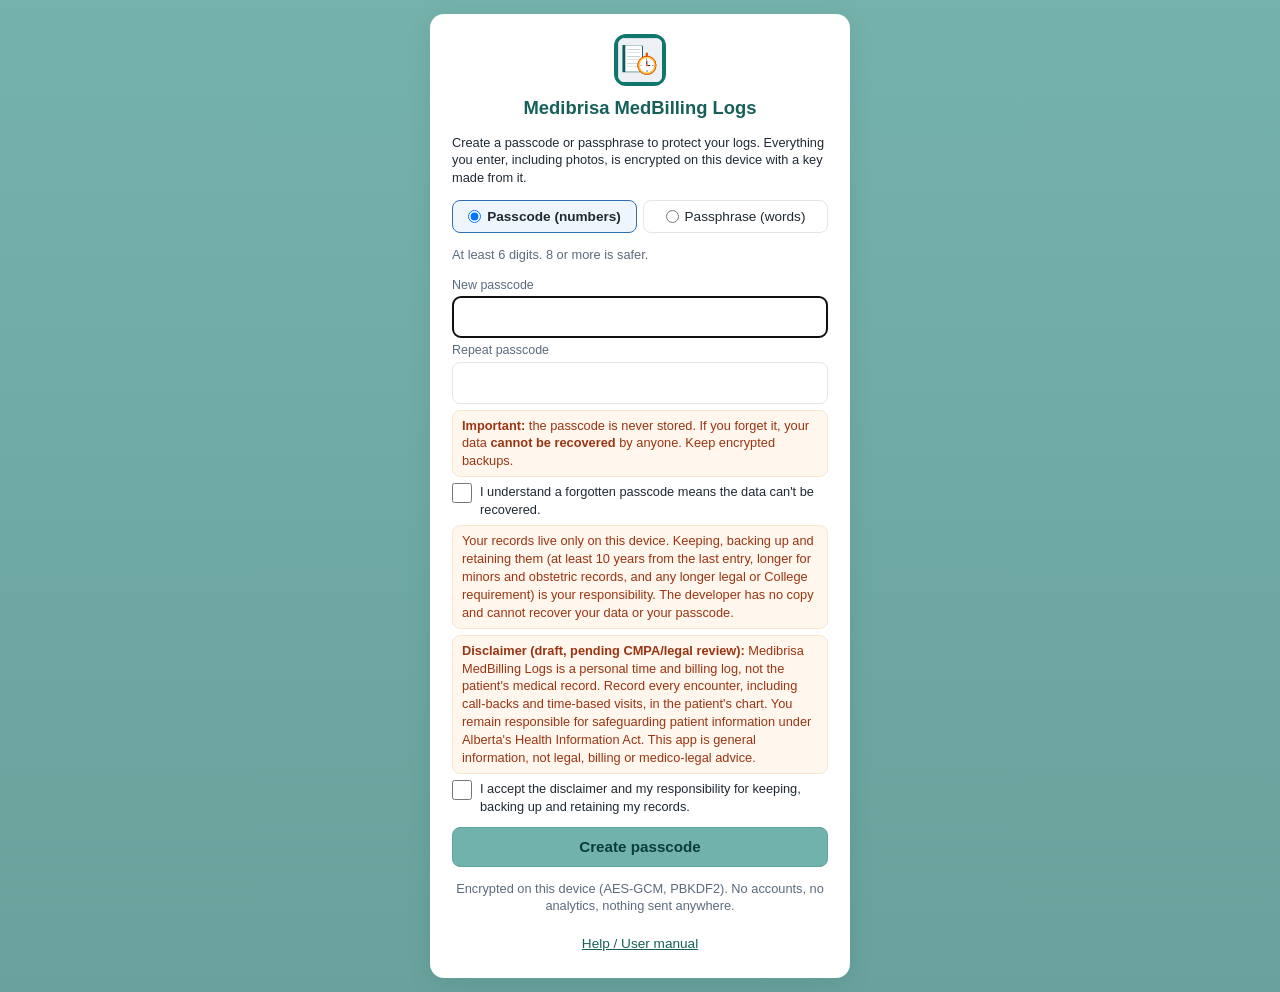
<file: site/export/index.html>
<!doctype html>
<html lang="en">
<head>
<meta charset="utf-8">
<meta name="viewport" content="width=device-width, initial-scale=1, viewport-fit=cover">
<meta http-equiv="Content-Security-Policy" content="default-src 'self'; script-src 'self'; style-src 'self'; img-src 'self' data: blob:; connect-src 'self'; form-action 'none'; manifest-src 'self'; worker-src 'self'; base-uri 'self'; object-src 'none'">
<meta name="referrer" content="no-referrer">
<title>Medibrisa MedBilling Logs</title>
<meta name="description" content="Medibrisa MedBilling Logs: private, offline encounter time log for physicians. Passcode-locked and encrypted on your device.">
<meta name="theme-color" content="#0f766e">
<meta name="apple-mobile-web-app-capable" content="yes">
<meta name="mobile-web-app-capable" content="yes">
<meta name="apple-mobile-web-app-status-bar-style" content="black-translucent">
<meta name="apple-mobile-web-app-title" content="MB Logs">
<meta name="application-name" content="Medibrisa MedBilling Logs">
<link rel="manifest" href="manifest.webmanifest">
<link rel="icon" href="icons/icon-192.png" sizes="192x192">
<link rel="apple-touch-icon" href="icons/apple-touch-icon.png">
<link rel="stylesheet" href="css/app.css">
<link rel="stylesheet" href="clinical-resources/cr.css">
<link rel="stylesheet" href="css/shared/favrow.css">
<link rel="stylesheet" href="css/shared/suite.css">
<link rel="stylesheet" href="css/shared/spui.css">
<link rel="stylesheet" href="css/shared/move.css">
</head>
<body class="locked">
<section id="lock" class="lock" aria-label="Locked">
  <div class="lockbox">
    <img src="icons/icon-192.png" alt="" width="64" height="64">
    <h1>Medibrisa MedBilling Logs</h1>
    <form id="setupForm" hidden autocomplete="off">
      <p class="small">Create a passcode or passphrase to protect your logs. Everything you enter, including photos, is encrypted on this device with a key made from it.</p>
      <div class="seg kindseg" role="radiogroup" aria-label="Type of login secret"><label><input type="radio" name="sKind" value="pin" checked> Passcode (numbers)</label><label><input type="radio" name="sKind" value="phrase"> Passphrase (words)</label></div>
      <p class="small muted" id="sKindHint">At least 6 digits. 8 or more is safer.</p>
      <label class="fld"><span id="sLbl1">New passcode</span><input id="sPass" type="password" inputmode="numeric" maxlength="128" required autocomplete="new-password" autocapitalize="off" autocorrect="off" spellcheck="false"></label>
      <label class="fld"><span id="sLbl2">Repeat passcode</span><input id="sPass2" type="password" inputmode="numeric" maxlength="128" required autocomplete="new-password" autocapitalize="off" autocorrect="off" spellcheck="false"></label>
      <p class="warnbox small"><b>Important:</b> the passcode is never stored. If you forget it, your data <b>cannot be recovered</b> by anyone. Keep encrypted backups.</p>
      <label class="chk small"><input type="checkbox" id="sAck" required> I understand a forgotten passcode means the data can't be recovered.</label>
      <p class="warnbox small" id="sStmt">Your records live only on this device. Keeping, backing up and retaining them (at least 10 years from the last entry, longer for minors and obstetric records, and any longer legal or College requirement) is your responsibility. The developer has no copy and cannot recover your data or your passcode.</p>
      <p class="warnbox small" id="sDisc"><b>Disclaimer (draft, pending CMPA/legal review):</b> Medibrisa MedBilling Logs is a personal time and billing log, not the patient's medical record. Record every encounter, including call-backs and time-based visits, in the patient's chart. You remain responsible for safeguarding patient information under Alberta's Health Information Act. This app is general information, not legal, billing or medico-legal advice.</p>
      <label class="chk small"><input type="checkbox" id="sResp" required> I accept the disclaimer and my responsibility for keeping, backing up and retaining my records.</label>
      <p class="err small" id="sErr" role="alert"></p>
      <button type="submit" class="primary wide" id="sBtn">Create passcode</button>
    </form>
    <form id="unlockForm" hidden autocomplete="off">
      <div id="euLock" class="eulock" hidden>
        <button type="button" class="primary wide" id="euBio" hidden>Unlock with Face ID</button>
        <button type="button" class="primary wide" id="euKey" hidden>Unlock with passkey</button>
        <div id="euPinBox" hidden><label class="fld">Quick PIN<input id="euPin" type="password" inputmode="numeric" pattern="[0-9]*" maxlength="6" autocomplete="off" aria-describedby="euErr"></label><button type="button" class="primary wide" id="euPinBtn">Unlock with PIN</button></div>
        <p class="err small" id="euErr" role="alert"></p>
        <p class="small muted euor">or use your passcode / passphrase:</p>
      </div>
      <label class="fld"><span id="uLbl">Passcode or passphrase</span><input id="uPass" type="password" maxlength="128" required autocomplete="current-password" autocapitalize="off" autocorrect="off" spellcheck="false"></label>
      <p class="err small" id="uErr" role="alert"></p>
      <button type="submit" class="primary wide" id="uBtn">Unlock</button>
      <button type="button" class="linkbtn" id="forgot">Forgot passcode?</button>
    </form>
    <p class="small muted" id="lockMsg"></p>
    <p class="small muted">Encrypted on this device (AES-GCM, PBKDF2). No accounts, no analytics, nothing sent anywhere.</p>
    <button type="button" class="linkbtn manlink">Help / User manual</button>
  </div>
</section>
<header class="top">
  <a class="brand" id="homeLink" href="./" aria-label="Medibrisa MedBilling Logs home">
    <img src="icons/icon-192.png" alt="" width="32" height="32">
    <span class="title">Medibrisa MedBilling Logs</span>
  </a>
  <span class="topr"><span class="clock" id="clock" aria-hidden="true"></span><button type="button" class="lockbtn" id="lockNow" aria-label="Lock now" title="Lock now">Lock</button></span>
</header>
<div class="pbar" id="pbar" role="status" aria-label="Billing time period">
  <div class="pb1"><b id="pbName">Time period</b><span class="pbh" id="pbHrs"></span><span class="pbu" id="pbUnits"></span></div>
  <div class="pb2"><div class="pbtrack" aria-hidden="true"><div class="pbfill" id="pbFill"></div></div><span class="pbr" id="pbLeft"></span></div>
</div>
<nav class="tabs sptabs" id="tabs" role="tablist" aria-label="Medibrisa MedBilling Logs sections">
  <button type="button" role="tab" data-tab="fav" aria-selected="false"><svg class="ti" viewBox="0 0 24 24" aria-hidden="true" focusable="false"><path d="M12 3.5l2.6 5.3 5.9.9-4.3 4.1 1 5.8L12 16.8l-5.2 2.8 1-5.8-4.3-4.1 5.9-.9z"/></svg><span>Favourites</span></button>
  <button type="button" role="tab" data-tab="today" class="on" aria-selected="true"><svg class="ti" viewBox="0 0 24 24" aria-hidden="true" focusable="false"><rect x="3.5" y="5" width="17" height="15" rx="2.5"/><path d="M3.5 10h17M8 3v4M16 3v4"/><circle cx="12" cy="15" r="1.6"/></svg><span>Today</span></button>
  <button type="button" role="tab" data-tab="history" aria-selected="false"><svg class="ti" viewBox="0 0 24 24" aria-hidden="true" focusable="false"><path d="M4 12a8 8 0 1 0 2.4-5.7"/><path d="M4 4v4h4"/><path d="M12 8v4.5l3 2"/></svg><span>History</span></button>
  <button type="button" role="tab" data-tab="claims" aria-selected="false"><svg class="ti" viewBox="0 0 24 24" aria-hidden="true" focusable="false"><rect x="4" y="3.5" width="16" height="17" rx="2.5"/><path d="M8 9l2 2 4-4M8 15h8"/></svg><span>Claims</span></button>
  <button type="button" role="tab" data-tab="res" aria-selected="false"><svg class="ti" viewBox="0 0 24 24" aria-hidden="true" focusable="false"><path d="M4 5.5A2.5 2.5 0 0 1 6.5 3H20v15H6.5A2.5 2.5 0 0 0 4 20.5z"/><path d="M4 20.5A2.5 2.5 0 0 0 6.5 23H20v-5"/></svg><span>Resources</span></button>
  <button type="button" role="tab" data-tab="data" aria-selected="false"><svg class="ti" viewBox="0 0 24 24" aria-hidden="true" focusable="false"><circle cx="12" cy="12" r="3"/><path d="M12 2.5v3M12 18.5v3M2.5 12h3M18.5 12h3M5.3 5.3l2.1 2.1M16.6 16.6l2.1 2.1M5.3 18.7l2.1-2.1M16.6 7.4l2.1-2.1"/></svg><span>Settings</span></button>
</nav>

<main id="main">
  <section id="tab-today" class="panel">
    <div class="card warnbox" id="bkRemind" hidden><p class="small" id="bkText"></p><div class="rowbtns"><button type="button" class="primary" id="bkNow">Back up now</button><button type="button" class="ghost" id="bkLater">Remind me later</button></div><p class="bkx small" data-k="auto"></p></div>
    <div class="card abwarn" id="abWarn" hidden role="status"><p class="small" id="abWarnTxt"></p><div class="rowbtns"><button type="button" class="ghost" id="abWarnAllow" hidden>Allow access</button><button type="button" class="ghost" id="abWarnRetry">Try again</button><button type="button" class="linkbtn sm" id="abWarnSet">Backup settings</button></div></div>
    <div class="card warnbox" id="abRemind" hidden><p class="small" id="abRemindTxt"></p><div class="rowbtns"><button type="button" class="primary" id="abRemindNow">Back up now</button><button type="button" class="ghost" id="abRemindLater">Later</button></div><p class="bkx small" data-k="auto"></p></div>
    <div class="tbar" id="tbar" role="toolbar" aria-label="Day tools">
      <div class="tgrp dnav">
        <button type="button" class="tb ic sptb" id="dPrev" aria-label="Previous day" title="Previous day"><span class="sti" aria-hidden="true">‹</span><span class="stl">Prev</span></button>
        <label class="tb dpick" title="Choose a day"><span id="dLbl">Today</span><input type="date" id="dPick" aria-label="Choose a day"></label>
        <button type="button" class="tb ic sptb" id="dNext" aria-label="Next day" title="Next day"><span class="sti" aria-hidden="true">›</span><span class="stl">Next</span></button>
        <button type="button" class="tb sptb" id="dToday" aria-label="Go to today" title="Back to today"><span class="stl">Today</span></button>
        <button type="button" class="tb ic sptb" id="ptSearchBtn" aria-label="Search: find a patient" title="Find a patient (name, MRN / PHN or ULI)" aria-haspopup="dialog"><span class="sti" aria-hidden="true"><svg viewBox="0 0 24 24" width="16" height="16" aria-hidden="true" focusable="false" fill="none" stroke="currentColor" stroke-width="2.2" stroke-linecap="round"><circle cx="10.5" cy="10.5" r="6"/><path d="M15 15l5.5 5.5"/></svg></span><span class="stl">Search</span></button>
      </div>
      <div class="tgrp site">
        <button type="button" class="tb fac" id="osFac" aria-label="Choose facility"><span class="fl">Facility</span> <b id="osFacName">Choose…</b></button>
        <button type="button" class="tb arr" id="osBtn">Arrive</button>
        <span class="tinfo" id="osInfo" aria-live="polite"></span>
      </div>
      <div class="tgrp cnav" role="group" aria-label="Move between cells">
        <button type="button" class="tb ic sptb" id="gPrev" aria-label="Previous cell" title="Previous cell (Shift+Tab)"><span class="sti" aria-hidden="true">←</span><span class="stl">Cell</span></button>
        <button type="button" class="tb ic sptb" id="gNext" aria-label="Next cell" title="Next cell (Tab or Enter)"><span class="sti" aria-hidden="true">→</span><span class="stl">Cell</span></button>
      </div>
      <div class="tgrp udo" role="group" aria-label="Undo and redo">
        <button type="button" class="tb ic ub sptb" id="gUndo" aria-label="Undo" title="Undo (Ctrl+Z / ⌘Z)" disabled><span class="sti" aria-hidden="true">↶</span><span class="stl">Undo</span></button>
        <button type="button" class="tb ic ub sptb" id="gRedo" aria-label="Redo" title="Redo (Shift+Ctrl+Z / ⇧⌘Z)" disabled><span class="sti" aria-hidden="true">↷</span><span class="stl">Redo</span></button>
      </div>
      <div class="tgrp crg"><button type="button" class="tb ic sptb" id="crOpen" aria-label="Clinical resources" aria-controls="crDrawer" aria-expanded="false" title="Clinical resources (R)"><span class="sti" aria-hidden="true">📚</span><span class="stl">Resources</span></button></div>
      <span class="tinfo wk" id="wkTot"></span>
      <span class="tsp" aria-hidden="true"></span>
      <div class="tgrp acts">
        <button type="button" class="tb sptb" id="cbBtn" aria-label="Add call-back"><span class="sti" aria-hidden="true">+</span><span class="stl">Call-back</span></button>
        <button type="button" class="tb sptb" id="repToday" aria-label="Report / share"><span class="sti" aria-hidden="true">⇪</span><span class="stl">Report</span></button>
        <span class="menuwrap">
          <button type="button" class="tb sptb" id="moreBtn" aria-label="More day actions" aria-haspopup="true" aria-expanded="false" aria-controls="moreMenu"><span class="sti" aria-hidden="true">⋯</span><span class="stl">More</span></button>
          <span class="menu" id="moreMenu" hidden>
            <button type="button" id="manualBtn">+ Add past entry</button>
            <button type="button" id="tlToday">Timeline</button>
            <button type="button" id="rvToday">Review day</button>
            <button type="button" id="repToday2" class="mobonly">Report / share day</button>
            <button type="button" id="osEdit" hidden>Edit arrival time / back-date</button>
            <button type="button" class="manlink">Help: using the spreadsheet</button>
            <span class="mtrack" id="trackAgain" hidden></span>
          </span>
        </span>
      </div>
    </div>
    <button type="button" class="premstrip" id="premStrip" hidden></button>
    <div id="clmBar" class="clmbar" role="status" aria-live="polite" hidden></div>
    <div id="todayList" class="gridbox"></div>
  </section>

  <section id="tab-fav" class="panel fdfav" hidden>
    <div id="favPane" aria-live="polite"></div>
  </section>
  <section id="tab-history" class="panel" hidden>
    <div class="wstrip" id="wsHist"></div>
    <div id="histList"></div>
    <div class="card">
      <h3>Report a day or date range</h3>
      <div class="range"><label>From<input type="date" id="rFrom"></label><label>To<input type="date" id="rTo"></label></div>
      <button type="button" class="primary" id="repRange">Create report (PDF, Word, Excel, CSV)</button>
    </div>
  </section>

  <section id="tab-claims" class="panel" hidden>
    <div class="clmhead">
      <button type="button" class="ghost" id="clmPrev" aria-label="Previous batch week">‹</button>
      <div class="clmtt"><h2 id="clmWk">Batch</h2><p class="small muted" id="clmWkSub"></p></div>
      <button type="button" class="ghost" id="clmNext" aria-label="Next batch week">›</button>
      <button type="button" class="ghost" id="clmThis">This week</button>
    </div>
    <div class="clmbatch" id="clmBatch"></div>
    <p class="small muted clmtestnote">Thursday report. Test build: H-Link is not connected. “Queued for H-Link” only marks a claim as approved; nothing is sent.</p>
    <div id="clmRep"></div>
  </section>

  <section id="tab-res" class="panel" hidden>
    <p class="small muted">Official sites, opened in your browser. Opening a link sends no app data (no referrer, nothing attached). The app locks when you leave it.</p>
    <div class="card res"><h3>AHS &amp; zones</h3><ul><li><a href="https://www.albertahealthservices.ca/" target="_blank" rel="noopener noreferrer external" referrerpolicy="no-referrer">Alberta Health Services (AHS)</a></li><li><a href="https://www.albertahealthservices.ca/zones/zones.aspx" target="_blank" rel="noopener noreferrer external" referrerpolicy="no-referrer">AHS zones overview</a></li><li><a href="https://www.albertahealthservices.ca/zones/south-zone.aspx" target="_blank" rel="noopener noreferrer external" referrerpolicy="no-referrer">AHS South Zone</a></li><li><a href="https://www.albertahealthservices.ca/zones/calgary-zone.aspx" target="_blank" rel="noopener noreferrer external" referrerpolicy="no-referrer">AHS Calgary Zone</a></li><li><a href="https://www.albertahealthservices.ca/zones/central-zone.aspx" target="_blank" rel="noopener noreferrer external" referrerpolicy="no-referrer">AHS Central Zone</a></li><li><a href="https://www.albertahealthservices.ca/zones/edmonton-zone.aspx" target="_blank" rel="noopener noreferrer external" referrerpolicy="no-referrer">AHS Edmonton Zone</a></li><li><a href="https://www.albertahealthservices.ca/zones/north-zone.aspx" target="_blank" rel="noopener noreferrer external" referrerpolicy="no-referrer">AHS North Zone</a></li><li><a href="https://www.albertahealthservices.ca/assets/zone/ahs-map-ahs-zones.pdf" target="_blank" rel="noopener noreferrer external" referrerpolicy="no-referrer">AHS zone map (PDF)</a></li><li><a href="https://covenanthealth.ca/" target="_blank" rel="noopener noreferrer external" referrerpolicy="no-referrer">Covenant Health</a></li><li><a href="https://albertapcns.ca/pcn" target="_blank" rel="noopener noreferrer external" referrerpolicy="no-referrer">Primary Care Networks (Alberta)</a></li><li><a href="https://www.alberta.ca/about-primary-health-care" target="_blank" rel="noopener noreferrer external" referrerpolicy="no-referrer">About primary health care (Alberta.ca)</a></li></ul></div>
    <div class="card res"><h3>Billing</h3><ul><li><a href="https://feedesk.medibrisa.com/" target="_blank" rel="noopener noreferrer external" referrerpolicy="no-referrer">Medibrisa MedBilling Fee Desk</a><span class="resd">Companion app: look up billing (fee) codes and ICD-9 diagnostic codes, with fees, rules and notes. Works offline; nothing you type is sent.</span></li><li><a href="https://www.alberta.ca/fees-health-professionals" target="_blank" rel="noopener noreferrer external" referrerpolicy="no-referrer">Alberta Health: Fees information for health professionals (SOMB)</a></li><li><a href="https://open.alberta.ca/publications/somb-2026-04-01" target="_blank" rel="noopener noreferrer external" referrerpolicy="no-referrer">Schedule of Medical Benefits, April 1, 2026 (Open Government)</a></li><li><a href="https://www.alberta.ca/bulletins-for-health-professionals" target="_blank" rel="noopener noreferrer external" referrerpolicy="no-referrer">Alberta Health: Bulletins for health professionals</a></li><li><a href="https://www.alberta.ca/h-link-electronic-claims-system" target="_blank" rel="noopener noreferrer external" referrerpolicy="no-referrer">Alberta Health: H-Link electronic claims system</a></li><li><a href="https://open.alberta.ca/publications/physician-s-resource-guide" target="_blank" rel="noopener noreferrer external" referrerpolicy="no-referrer">Alberta Health: Physician's resource guide (claims)</a></li><li><a href="https://www.alberta.ca/health-professional-business-forms" target="_blank" rel="noopener noreferrer external" referrerpolicy="no-referrer">Alberta Health: Health professional business forms</a></li><li><a href="https://www.albertadoctors.org/practice/billing-support/" target="_blank" rel="noopener noreferrer external" referrerpolicy="no-referrer">AMA Billing Support</a></li><li><a href="https://www.albertadoctors.org/practice/physician-compensation/fee-for-service/" target="_blank" rel="noopener noreferrer external" referrerpolicy="no-referrer">AMA Fee-for-service resources</a></li><li><a href="https://apps.albertadoctors.org/fee-navigator/" target="_blank" rel="noopener noreferrer external" referrerpolicy="no-referrer">AMA Fee Navigator</a></li><li><a href="https://www.albertadoctors.org/news/publications/billing-tips/documentation-is-important/" target="_blank" rel="noopener noreferrer external" referrerpolicy="no-referrer">AMA billing tip: Documentation is important</a></li><li><a href="https://apps.albertadoctors.org/fee-navigator/billing-tips/documentation-pca-billing-tip" target="_blank" rel="noopener noreferrer external" referrerpolicy="no-referrer">AMA Fee Navigator tip: Documentation (PCPCM)</a></li><li><a href="https://apps.albertadoctors.org/fee-navigator/billing-tips/phone-call-documentation" target="_blank" rel="noopener noreferrer external" referrerpolicy="no-referrer">AMA Fee Navigator tip: Phone call documentation</a></li><li><a href="https://www.albertadoctors.org/news/publications/billing-corner/" target="_blank" rel="noopener noreferrer external" referrerpolicy="no-referrer">AMA Billing Corner</a></li><li><a href="https://www.albertadoctors.org/media/zolbejry/pcpcm-operations-manual-v42-jan-9.pdf" target="_blank" rel="noopener noreferrer external" referrerpolicy="no-referrer">AMA PCPCM operations manual (PDF)</a></li><li><a href="https://www.alberta.ca/health-professionals-audit-and-compliance-assurance" target="_blank" rel="noopener noreferrer external" referrerpolicy="no-referrer">Alberta Health: Audit and compliance assurance</a></li><li><a href="https://www.cmpa-acpm.ca/en/membership/protection-for-members/principles-of-assistance/billing-investigations" target="_blank" rel="noopener noreferrer external" referrerpolicy="no-referrer">CMPA: Billing investigations</a></li></ul></div>
    <div class="card res"><h3>Regulatory &amp; privacy</h3><ul><li><a href="https://cpsa.ca/" target="_blank" rel="noopener noreferrer external" referrerpolicy="no-referrer">College of Physicians &amp; Surgeons of Alberta (CPSA)</a></li><li><a href="https://oipc.ab.ca/" target="_blank" rel="noopener noreferrer external" referrerpolicy="no-referrer">Office of the Information and Privacy Commissioner of Alberta (OIPC)</a></li><li><a href="https://www.alberta.ca/health-information-act" target="_blank" rel="noopener noreferrer external" referrerpolicy="no-referrer">Health Information Act (Alberta.ca)</a></li><li><a href="https://kings-printer.alberta.ca/1266.cfm?page=H05.cfm" target="_blank" rel="noopener noreferrer external" referrerpolicy="no-referrer">Health Information Act (Alberta King's Printer)</a></li><li><a href="https://cpsa.ca/physicians/standards-of-practice/patient-record-retention/" target="_blank" rel="noopener noreferrer external" referrerpolicy="no-referrer">CPSA: Patient Record Retention standard</a></li><li><a href="https://www.cmpa-acpm.ca/en/advice-publications/browse-articles/2003/a-matter-of-records-retention-and-transfer-of-clinical-records" target="_blank" rel="noopener noreferrer external" referrerpolicy="no-referrer">CMPA: Records retention, access, security and transfer</a></li><li><a href="https://www.cmpa-acpm.ca/en/advice-publications/handbooks/electronic-records-handbook/destroying-and-disposing-of-records" target="_blank" rel="noopener noreferrer external" referrerpolicy="no-referrer">CMPA: Destroying and disposing of electronic records</a></li><li><a href="https://www.cmpa-acpm.ca/en/advice-publications/browse-articles/2011/using-clinical-photography-and-video-for-educational-purposes" target="_blank" rel="noopener noreferrer external" referrerpolicy="no-referrer">CMPA: Clinical photography and video</a></li><li><a href="https://www.cmpa-acpm.ca/en/advice-publications/browse-articles/2023/recording-clinical-encounters-with-patients-what-physicians-need-to-know" target="_blank" rel="noopener noreferrer external" referrerpolicy="no-referrer">CMPA: Recording clinical encounters</a></li><li><a href="https://www.cmpa-acpm.ca/en/advice-publications/browse-articles/2013/protecting-patient-privacy-when-delivering-care-virtually" target="_blank" rel="noopener noreferrer external" referrerpolicy="no-referrer">CMPA: Protecting patient privacy in virtual care (email/text)</a></li><li><a href="https://www.cmpa-acpm.ca/en/advice-publications/browse-articles/2019/texting-safely-about-patient-care" target="_blank" rel="noopener noreferrer external" referrerpolicy="no-referrer">CMPA: Texting safely about patient care</a></li><li><a href="https://www.cmpa-acpm.ca/en/advice-publications/browse-articles/2018/the-new-reality-of-reporting-a-privacy-breach" target="_blank" rel="noopener noreferrer external" referrerpolicy="no-referrer">CMPA: Reporting a privacy breach</a></li><li><a href="https://www.cmpa-acpm.ca/en/education-events/good-practices/professionalism-ethics-and-wellness/privacy-and-confidentiality" target="_blank" rel="noopener noreferrer external" referrerpolicy="no-referrer">CMPA: Privacy and confidentiality</a></li><li><a href="https://www.albertadoctors.org/resource-centre/privacy-resources/" target="_blank" rel="noopener noreferrer external" referrerpolicy="no-referrer">AMA Privacy resources</a></li><li><a href="https://www.albertadoctors.org/resource-centre/privacy-resources/health-information-act/" target="_blank" rel="noopener noreferrer external" referrerpolicy="no-referrer">AMA: Health Information Act overview</a></li><li><a href="https://www.albertadoctors.org/resource-centre/privacy-resources/acceptable-use-of-email-policy/" target="_blank" rel="noopener noreferrer external" referrerpolicy="no-referrer">AMA: Acceptable Use of Email Policy</a></li><li><a href="https://www.albertadoctors.org/resource-centre/privacy-resources/breach-management-policy/" target="_blank" rel="noopener noreferrer external" referrerpolicy="no-referrer">AMA: Breach Management Policy</a></li><li><a href="https://www.albertadoctors.org/resource-centre/privacy-resources/five-steps-to-minimize-privacy-breaches/" target="_blank" rel="noopener noreferrer external" referrerpolicy="no-referrer">AMA: Five Steps to Minimize Privacy Breaches</a></li><li><a href="https://www.albertadoctors.org/resource-centre/privacy-resources/notification-to-patients-affected-by-privacy-breach/" target="_blank" rel="noopener noreferrer external" referrerpolicy="no-referrer">AMA: Notification to patients affected by a breach</a></li><li><a href="https://www.albertadoctors.org/resource-centre/privacy-resources/assessing-risk-and-implementing-safeguards/" target="_blank" rel="noopener noreferrer external" referrerpolicy="no-referrer">AMA: Assessing Risk and Implementing Safeguards</a></li><li><a href="https://www.albertadoctors.org/resource-centre/privacy-resources/faq-privacy-agreements/" target="_blank" rel="noopener noreferrer external" referrerpolicy="no-referrer">AMA: FAQ Privacy agreements</a></li><li><a href="https://www.albertadoctors.org/media/x5cf23al/collection-use-and-disclosure-policy.pdf" target="_blank" rel="noopener noreferrer external" referrerpolicy="no-referrer">AMA: Collection, Use, Disclosure and Disposal policy template (PDF)</a></li></ul></div>
    <div class="card res"><h3>Professional</h3><ul><li><a href="https://www.albertadoctors.org/" target="_blank" rel="noopener noreferrer external" referrerpolicy="no-referrer">Alberta Medical Association (albertadoctors.org)</a></li><li><a href="https://www.cmpa-acpm.ca/" target="_blank" rel="noopener noreferrer external" referrerpolicy="no-referrer">Canadian Medical Protective Association (CMPA)</a></li><li><a href="https://www.cmpa-acpm.ca/en/education-events/good-practices/physician-patient/documentation-and-record-keeping" target="_blank" rel="noopener noreferrer external" referrerpolicy="no-referrer">CMPA: Documentation and record keeping</a></li><li><a href="https://www.cmpa-acpm.ca/en/advice-publications/handbooks/electronic-records-handbook" target="_blank" rel="noopener noreferrer external" referrerpolicy="no-referrer">CMPA: Electronic records handbook</a></li><li><a href="https://www.cmpa-acpm.ca/en/membership/protection-for-members/principles-of-assistance/practice-management-and-business-matters-overview-of-cmpa-assistance" target="_blank" rel="noopener noreferrer external" referrerpolicy="no-referrer">CMPA: Practice management and business matters (assistance)</a></li><li><a href="https://www.albertadoctors.org/practice/learning-development/online-training/privacy-training/" target="_blank" rel="noopener noreferrer external" referrerpolicy="no-referrer">AMA: Free privacy training</a></li></ul></div>
    <p class="small muted">Each link was checked and loaded on 2026-10-04 (MT). Websites change; if a link moves, search the organization's main site.</p>
  </section>

  <section id="tab-data" class="panel" hidden>
    <div class="spset" id="spSettings">
      <h3>Settings</h3>
      <div class="sprow"><label for="spProv">Province</label><select id="spProv" aria-label="Province or territory" disabled><option>Alberta</option></select></div>
      <div class="sprow"><label for="spSkill">Specialty</label><select id="spSkill" aria-label="Specialty (from Fee Desk)" disabled><option>—</option></select></div>
      <div class="sprow"><label>Text size</label><div class="spbtns"><button type="button" id="spSizeGo">Text size…</button></div></div>
      <div class="sprow"><label>Backup</label><div class="spbtns"><button type="button" id="spBackup">Back up (includes favourites)</button><button type="button" id="spFdSet">Change in Fee Desk</button></div></div>
      <p class="sphelp">Province and specialty come from Fee Desk on this device (change them there). The encrypted backup includes your Fee Desk favourites; a restore adds them back only on a device that has none.</p>
    </div>
    <div class="card helpcard"><h3>Help</h3><button type="button" class="linkbtn manlink">Help / User manual</button><span class="small muted"> How to use the app, step by step. Works offline.</span></div>
    <div class="card" id="crProfCard"><h3>Profile &amp; defaults</h3><p class="small muted">Provider type, specialty, province and preferences used by Clinical resources and fee code shortlists. Preferences only; no patient information.</p><button type="button" class="ghost" id="crProfile">Edit profile &amp; defaults</button></div>
    <div class="card dispcard" id="dispCard">
      <h3>Display</h3>
      <div class="tsize" role="group" aria-labelledby="tsLbl">
        <div class="tshead"><span id="tsLbl">Text size</span><span class="tsval" id="tsVal">13 px</span></div>
        <p class="tsprev" id="tsPrev" aria-hidden="true">Jane Sample · 09:30 · 03.03A · 650 · Follow-up in clinic</p>
        <div class="tsrow"><span class="tsA sm" aria-hidden="true">A</span><input type="range" id="dispSize" min="0" max="6" step="1" value="2" aria-labelledby="tsLbl" aria-valuetext="13 px"><span class="tsA lg" aria-hidden="true">A</span></div>
      </div>
      <label class="fld">Font style
        <select id="dispFont"><option value="system">System default</option><option value="rounded">Rounded</option><option value="serif">Serif</option><option value="mono">Monospace</option></select></label>
      <p class="small muted">Text size and font apply to the spreadsheet (rows and columns grow with the text) and the rest of the app. Built-in fonts only, nothing is downloaded. Saved encrypted with your passcode on this device; no patient data. <button type="button" class="linkbtn sm" id="dispReset">Reset to default</button></p>
    </div>
    <div class="card">
      <h3>Defaults</h3>
      <div class="two">
        <label class="fld">Default setting
          <select id="defSetting"><option value="H">Hospital</option><option value="C">Clinic</option></select></label>
        <label class="fld">Province
          <select id="defProv"></select></label>
      </div>
    </div>
    <div class="card" id="seatCard">
      <h3>Staff seats and permissions</h3>
      <p class="small muted">Each provider decides, per staff member, who may <b>View</b> and who may <b>Submit</b> (Approve/Submit) that provider’s billings. Everything starts Off; staff without View see nothing. Stored encrypted with your passcode.</p>
      <label class="fld">Using this device as
        <select id="seatSel"></select></label>
      <div class="fphead"><b>Providers</b> <button type="button" class="linkbtn sm" id="seatAddProv">Add provider…</button></div>
      <ul id="seatProvs" class="seatprovs"></ul>
      <div class="fphead"><b>Staff</b> <button type="button" class="linkbtn sm" id="seatAddStaff">Add staff seat…</button> <span class="small muted" id="seatStaffN"></span></div>
      <div class="permwrap"><table id="permTab" class="permtab"></table></div>
      <p class="small muted" id="permNote"></p>
    </div>
    <div class="card" id="clmLogCard">
      <h3>Audit log: approvals and permissions <button type="button" class="linkbtn sm" id="clmLogRefresh">Refresh</button></h3>
      <p class="small muted">Who did what, and when (Mountain Time). Part of the tamper-evident, encrypted audit log.</p>
      <div id="clmLog" class="clmlog"></div>
    </div>
    <div class="card" id="fpCard">
      <h3>Facility # and Functional centre</h3>
      <label class="chk small"><input type="checkbox" id="fcCarry" checked> New rows start with the Facility # and Functional centre picked last that day</label>
      <label class="chk small"><input type="checkbox" id="refCol" checked> Show the Referring provider column (name and practitioner ID) on the Today and History sheets and in the entry window</label>
      <div class="fphead"><b>Favourite facilities</b> <span class="small muted">(shown first in the Facility # list)</span> <button type="button" class="linkbtn sm" id="fnoFavAdd">Add…</button></div>
      <div id="fnoFavList" class="fpslist"></div>
      <div class="fphead"><b>Recent facilities</b> <button type="button" class="linkbtn sm" id="fnoRecClear">Clear</button></div>
      <div id="fnoRecList" class="fpslist"></div>
      <div class="fphead"><b>Favourite functional centres</b> <span class="small muted">(Select Favourite… in the list)</span></div>
      <div id="fcenFavList" class="fpchips"></div>
      <div class="fphead"><b>Favourite referring providers</b> <span class="small muted">(☆ in the Referring provider list; shown first)</span></div>
      <div id="refFavList" class="fpslist"></div>
      <p class="small muted credit" id="fpSrc"></p>
    </div>
    <div class="card">
      <h3>Timers</h3>
      <div class="two">
        <label class="fld">Amber after
          <select id="warnA"><option value="30">30 min</option><option value="45">45 min</option><option value="60">60 min</option><option value="90">90 min</option><option value="120">2 h</option></select></label>
        <label class="fld">Red after
          <select id="warnR"><option value="120">2 h</option><option value="180">3 h</option><option value="240">4 h</option><option value="360">6 h</option></select></label>
      </div>
      <p class="small muted">A running encounter or call-back turns amber, then red. If a timer is red when you unlock, the app asks whether to stop it now or at an earlier time (saved as entered later). In-app only: no notifications.</p>
    </div>
    <div class="card" id="perCard">
      <h3>Time periods and holidays <span class="draft">Per user · verify against the current SOMB</span></h3>
      <div id="perTable" class="pertable"></div>
      <label class="chk small"><input type="checkbox" id="holToday"> <span id="holTodayL">Today is a statutory holiday (bill like a weekend)</span></label>
      <p class="small muted" id="holInfo"></p>
      <details class="holdet"><summary class="small">Alberta general holidays, calculated each year (<span id="holYear"></span>)</summary><div id="holList" class="hollist"></div></details>
    </div>
    <div class="card" id="premCard">
      <h3>After-hours time premium limits <span class="draft">HSC 03.01AA</span></h3>
      <p class="small">Units are counted from your In / Out times (15-minute blocks, each in the period holding most of it) for each day. The strip above the Today spreadsheet shows the running count, e.g. <b>TEV 6/20</b>, and a pop-up appears when a day reaches or passes a limit. Entry is never blocked.</p>
      <label class="chk small"><input type="checkbox" id="premWarn" checked> Show a pop-up when a limit is reached or exceeded</label>
      <div class="pertable"><table class="premtab"><thead><tr><th>Modifier</th><th>When</th><th>Official max / day</th><th>Your limit</th></tr></thead><tbody id="premRows"></tbody></table></div>
      <p class="small muted" id="premSrcS"></p>
    </div>
    <div class="card">
      <h3>Lock</h3>
      <label class="fld">Auto-lock after inactivity
        <select id="autolock"><option value="1">1 minute</option><option value="2">2 minutes</option><option value="5">5 minutes</option><option value="10">10 minutes</option><option value="15">15 minutes</option></select></label>
      <p class="small muted">Switching tabs or apps does not lock it; it locks after this much inactivity (time away counts) or when you tap Lock now. Timers keep counting while locked.</p><p class="small muted" id="persistInfo"></p>
      <div class="rowbtns"><button type="button" class="ghost" id="lockNow2">Lock now</button><button type="button" class="ghost" id="chPass">Change passcode / passphrase</button></div>
      <p class="warnbox small">A forgotten passcode means the data can't be recovered. Keep an encrypted backup.</p>
      <div class="easybox" id="euCard" hidden>
        <h4>Easy unlock</h4>
        <label class="chk small" id="euBioL" hidden><input type="checkbox" id="euBioOn"> <span id="euBioLbl">Unlock with Face ID / Touch ID / passkey</span></label>
        <label class="chk small" id="euPinL" hidden><input type="checkbox" id="euPinOn"> <span>Quick PIN (4–6 digits; erased after 5 wrong tries)</span></label>
        <p class="small muted" id="euInfo"></p>
      </div>
    </div>
    <div class="card" id="bkCard">
      <h3>Backups</h3>
      <label class="chk abon"><input type="checkbox" id="abOn"> <span><b>Automatic backups</b> <span class="small muted" id="abOnHint"></span></span></label>
      <p class="small abmode" id="abMode"></p>
      <div class="two">
        <label class="fld">Frequency<select id="abEvery"><option value="60">Every hour</option><option value="120">Every 2 hours</option><option value="240">Every 4 hours</option><option value="1440">Daily</option></select></label>
        <label class="fld">Keep last<select id="abKeep"><option value="6">6 backups</option><option value="12">12 backups</option><option value="24">24 backups</option><option value="48">48 backups</option><option value="72">72 backups</option><option value="168">168 backups</option></select></label>
      </div>
      <div class="abloc" id="abLocRow"><div class="ablocn"><span class="fl">Backup location</span><b id="abLocName">Not chosen</b></div><button type="button" class="ghost" id="abPick">Choose backup location</button></div>
      <p class="small ablast"><b>Last backup:</b> <span id="abLast">never</span></p>
      <p class="small abstat" id="abStat" role="status" aria-live="polite"></p>
      <fieldset class="abfmt">
        <legend class="fldl">Files in each backup</legend>
        <label class="chk small"><input type="checkbox" checked disabled> <span><b>Encrypted backup (.mblbackup)</b>, always included. It's the only file the app can restore.</span></label>
        <span class="small muted">Readable copies (off by default):</span>
        <div class="fmtgrid"><label class="chk small"><input type="checkbox" class="abf" value="pdf"> PDF</label><label class="chk small"><input type="checkbox" class="abf" value="md"> Markdown (.md)</label><label class="chk small"><input type="checkbox" class="abf" value="docx"> Word (.docx)</label><label class="chk small"><input type="checkbox" class="abf" value="xlsx"> Excel (.xlsx)</label></div>
        <div id="abReadBox">
          <p class="warnbox small" id="abFmtWarn"></p>
          <label class="chk small"><input type="checkbox" id="abZip" checked disabled> <span><b>Readable copies are always password-protected</b> (AES-256 encrypted .zip).</span></label>
          <div id="abPwBox" class="abpw">
            <label class="chk small"><input type="radio" name="abPwMode" value="passcode" checked> Use my app passcode</label>
            <label class="chk small"><input type="radio" name="abPwMode" value="custom"> Use a separate backup password</label>
            <button type="button" class="ghost sm" id="abPwSet">Set backup password…</button>
            <p class="small" id="abPwInfo"></p>
          </div>
          <label class="chk small"><input type="checkbox" id="abNotes"> Include notes in readable copies</label>
        </div>
      </fieldset>
      <div class="rowbtns"><button type="button" class="primary" id="abNow">Back up now</button></div>
      <p class="bkx small" data-k="auto"></p>
      <details class="abhow"><summary class="small">How backups work on this device</summary><div class="small" id="abHow"></div></details>
    </div>
    <div class="card">
      <h3>Encrypted backup (manual export and import)</h3>
      <div class="saverow"><button type="button" class="ghost" id="expAll" title="Save an encrypted backup file" aria-label="Save an encrypted backup file">Export</button><p class="small">Export saves all encounters and photos to one file, encrypted with your passcode, to keep a copy or move to another device.</p></div>
      <p class="bkx small" data-k="export"></p>
      <div class="saverow"><button type="button" class="ghost" id="impAll" title="Load an encrypted backup file" aria-label="Load an encrypted backup file">Import</button><p class="small">Import loads a backup (you need the passcode it was made with). It is added to what is already here.</p></div>
      <input type="file" id="impFile" accept=".mblbackup,.json,application/json" hidden aria-label="Import backup file">
      <p class="small muted" id="storeInfo"></p>
    </div>
    <div class="card">
      <h3>Disclaimer <span class="draft">Draft, pending CMPA/legal review</span></h3>
      <p class="small">Medibrisa MedBilling Logs is a personal time and billing log. It is not the patient&#39;s medical record and does not replace charting. Record every encounter, including call-backs and time-based visits, in the patient&#39;s chart (AMA). Keep records at least as long as your College and the law require: CPSA requires 10 years from the last entry (longer for minors), and CMPA recommends at least 10 years. Patient information in this app is encrypted on this device, but you remain responsible for safeguarding it under Alberta&#39;s Health Information Act. Every export is an encrypted .zip; send it only through channels your custodian approves, with the password sent separately, never by unencrypted email or text. Move clinical photos into the official record, then delete them here. If a device is lost or data is exposed, tell the custodian (e.g. AHS or your clinic) and contact the CMPA right away. Fee codes and rules: confirm in the official Alberta Schedule of Medical Benefits. This app is general information, not legal, billing or medico-legal advice. Contact the CMPA, AMA billing support or the CPSA for advice about your situation.</p>
      <p class="small muted">Sources: CMPA and AMA guidance checked 2026-10-04; links are in Resources.</p>
    </div>
    <div class="card">
      <h3>Records, retention and backups</h3>
      <p class="small">Your records live only on this device. Keeping, backing up and retaining them (at least 10 years from the last entry, longer for minors and obstetric records, and any longer legal or College requirement) is your responsibility. The developer has no copy and cannot recover your data or your passcode.</p>
      <p class="small">Retention in this app: entries and their audit records are kept for at least <b>10 years from the last entry</b> (CPSA standard; CMPA recommends at least 10 years). For an entry flagged <b>minor</b>, the longer of 10 years or 2 years after the patient turns 18 (CPSA). For an entry flagged <b>obstetric</b>, 10 years after the infant reaches the age of majority (CMPA), counted conservatively as 29 years from the last entry. After that, records become eligible for removal, but nothing is ever deleted automatically: you review and confirm. A longer legal or College requirement always takes precedence.</p>
      <p class="small"><b>Last backup:</b> <span id="lastBk">never</span> <span class="muted" id="respAt"></span></p>
      <label class="fld">Backup reminder
        <select id="bkEvery"><option value="7">Weekly</option><option value="30">Monthly</option><option value="90">Every 3 months</option><option value="0">Off</option></select></label>
      <div class="rowbtns"><button type="button" class="ghost" id="retReview">Records past retention</button></div>
      <p class="small muted" id="retInfo"></p>
    </div>
    <div class="card">
      <h3>Audit log</h3>
      <p class="small">Every create, edit and delete of an encounter, arrival/departure or call-back is recorded, append-only and encrypted. Each record carries the hash of the previous one, so any change, removal or reordering is detected.</p>
      <p class="small" id="auditStatus" aria-live="polite"></p>
      <div class="rowbtns"><button type="button" class="ghost" id="auditCheck">Check log</button><button type="button" class="ghost" id="auditDeleted">Deleted entries</button><button type="button" class="ghost" id="auditExport">Export log</button></div>
      <div id="deletedList"></div>
    </div>
    <div class="card danger">
      <h3>Delete all data</h3>
      <p class="small">Removes every encounter, arrival/departure, call-back, photo, the audit log, settings and the passcode from this device. This cannot be undone; export a backup first if you want a copy.</p>
      <button type="button" class="dangerbtn" id="wipe">Delete all data</button>
    </div>
    <div class="card">
      <h3>Privacy</h3>
      <p class="small">Everything is stored only on this device, encrypted with AES-GCM using a key derived from your passcode (PBKDF2-SHA-256, 600,000 iterations). Photos are kept inside the app's encrypted store, never in your camera roll. There are no accounts, no analytics and no third-party scripts, and the app sends nothing anywhere. Files leave the device only when you share or download them.</p>
      <p class="small"><b>Encrypted exports.</b> Every report and audit-log export is an AES-256 password-protected .zip, protected by an export password you choose (different from your passcode, never stored). Exports contain health information: send the password separately, never in the same email or message, and store and send the file only as permitted by Alberta&#39;s Health Information Act (HIA), your custodian&#39;s or AHS privacy and information-security policies, and the privacy law and privacy commissioner&#39;s guidance in your province or territory (e.g. Alberta OIPC). Delete copies you no longer need. <button type="button" class="linkbtn" data-man="m-open">How to open the .zip</button></p>
      <p class="small"><b>Your responsibility.</b> As the custodian or an affiliate of a custodian, you are responsible for handling this information in a compliant way. The app is designed to support compliance and does not transmit exports anywhere by itself; it is not certified or approved by AHS or any regulator.</p>
    </div>
    <div class="card">
      <h3>Fee code sources</h3>
      <div id="credits" class="small muted"></div>
      <p class="small muted">Code data from <a href="https://feedesk.medibrisa.com/" rel="noopener noreferrer">Medibrisa MedBilling Fee Desk</a>, bundled in the app. Always confirm codes and fees in the official schedule.</p>
      <p class="small muted" id="dxCredit">Diagnostic code suggestions: Alberta Health, Alberta Health diagnostic codes: claims assessment (ICD-9 supplement, as of 2018-01-18). Contains information licensed under the Open Government Licence – Alberta. Data via Medibrisa MedBilling Fee Desk. Any code can also be typed as free text.</p>
    </div>
  </section>
</main>


<footer class="foot">
  <p class="small muted units-note" id="unitsNote"></p>
  <p class="small muted">Time log only. Confirm time-based billing rules in your own schedule (e.g. Alberta SOMB) before submitting claims.</p>
  <p class="small muted">Passcode-locked and encrypted on this device. No accounts, analytics or trackers. Nothing is sent anywhere.</p>
  <p class="small muted fdhelp">For help with medical billing codes and diagnostic codes (ICD-9 / ICD-10), use <a href="https://feedesk.medibrisa.com/" target="_blank" rel="noopener noreferrer external" referrerpolicy="no-referrer">Medibrisa MedBilling Fee Desk</a></p>
  <p class="small muted"><button type="button" class="linkbtn manlink">Help / User manual</button></p>
  <p class="small muted">Part of Medibrisa Software Ltd. · <a href="https://feedesk.medibrisa.com/" rel="noopener noreferrer">Medibrisa MedBilling Fee Desk</a></p>
  <div class="copyright">© 2026 Medibrisa Software Ltd. All rights reserved. This app is protected by copyright. Reproduction or duplication without permission is an infringement.</div>
</footer>

<dialog id="editDlg">
  <form method="dialog" class="dlg" id="editForm" autocomplete="off">
    <h3 id="editTitle">Encounter</h3>
    <div id="eView" class="eview">
      <div class="eacts" role="group" aria-label="Entry actions">
        <button type="button" class="eact" id="eaTime" aria-expanded="false" aria-controls="eAddTime"><span class="ei" aria-hidden="true">+</span>Add time</button>
        <button type="button" class="eact notshift" id="eaSame" title="Start a new timer for this patient: room/label, initials and chart carried over, codes left blank"><span class="ei" aria-hidden="true">↔</span>Same patient, new encounter</button>
        <button type="button" class="eact" id="eaEdit"><span class="ei" aria-hidden="true">✎</span>Edit</button>
      </div>
      <div class="addtime" id="eAddTime" hidden>
        <span class="fldl" id="eAddLbl">Add time to this entry</span>
        <div class="addbtns"><button type="button" data-add="5">+5 min</button><button type="button" data-add="15">+15 min</button><button type="button" data-add="30">+30 min</button><button type="button" id="eaSeg">New segment (start / end)…</button></div>
        <p class="small muted" id="eAddInfo"></p>
      </div>
      <dl class="esum" id="eSummary"></dl>
      <div class="rowbtns notshift" id="eRepRow"><button type="button" class="ghost" id="eRepeat" title="Start a new timer with the same setting, facility, fee codes and diagnostic codes (no patient details)">Track again <span class="small muted">(codes only)</span></button><button type="button" class="ghost" id="eFavSet">☆ Save code set</button></div>
    </div>
    <div class="notesbox" id="eNotesBox">
      <div class="noteshead"><span class="fldl">Notes <span class="muted" id="eNoteCount"></span></span><button type="button" class="linkbtn sm" id="eNoteAdd">+ Add note</button></div>
      <div class="notenew" id="eNoteNew" hidden>
        <textarea id="eNoteText" maxlength="1000" rows="3" placeholder="Note (encrypted, kept on this device)" aria-label="New note"></textarea>
        <div class="notebtns"><span class="small muted" id="eNoteLen">0 / 1000</span><button type="button" class="ghost sm" id="eNoteCancel">Cancel</button><button type="button" class="primary sm" id="eNoteSave">Save note</button></div>
      </div>
      <div class="notes" id="eNotes"></div>
    </div>
    <div id="eEditBox" class="eeditbox">
    <div class="seg kindseg" id="eKind" role="radiogroup" aria-label="Entry type"><button type="button" data-k="enc" role="radio">Encounter</button><button type="button" data-k="cb" role="radio">Call-back</button><button type="button" data-k="shift" role="radio">On site</button></div>
    <p class="latebadge small" id="eLate" hidden></p>
    <button type="button" class="facbtn wide2" id="eFac"><span class="fl">Facility</span><b id="eFacName">None</b></button>
    <div class="cbonly">
      <div class="two">
        <label class="fld">Call-back type<select id="eCbType"><option value="return">Return to hospital</option><option value="phone">Phone call-back</option></select></label>
        <label class="fld">Time called<input type="datetime-local" id="eCalled"></label>
      </div>
    </div>
    <div class="enconly">
    <label class="fld">Patient name<input id="eName" maxlength="80" placeholder="Full name (encrypted)" autocomplete="off"></label>
    <div class="two">
      <label class="fld">Room / bed (optional)<input id="eLabel" maxlength="24" placeholder="e.g. Rm 412 B"></label>
      <label class="fld">Initials (optional)<input id="eInit" maxlength="5" autocapitalize="characters" placeholder="e.g. JD"></label>
    </div>
    <div class="two">
      <label class="fld">MRN / PHN (optional)<input id="eChart" maxlength="24" inputmode="text" placeholder="e.g. 1234567" autocomplete="off"></label>
      <label class="fld">Billing note (optional)<input id="eBillNote" maxlength="200" placeholder="Short note for billing" autocomplete="off"></label>
    </div>
    <div class="two">
      <label class="fld">Setting<select id="eSetting"><option value="H">Hospital</option><option value="C">Clinic</option></select></label>
      <label class="fld">Type (optional)<input id="eType" list="typeList" maxlength="24" placeholder="consult, visit…"></label>
    </div>
    </div>
    <label class="fld shiftset">Setting<select id="eSetting2"><option value="H">Hospital</option><option value="C">Clinic</option></select></label>
    <datalist id="typeList"><option value="Consult"><option value="Visit"><option value="Procedure"><option value="Counselling"><option value="Call"><option value="Assist"><option value="Delivery"></datalist>
    <div class="two fprow notshift">
      <div class="fld"><span class="fldl" id="eFnoL">Facility #</span><button type="button" class="fpbtn" id="eFno" aria-labelledby="eFnoL eFno" aria-haspopup="dialog"><span class="muted">Choose…</span></button></div>
      <div class="fld"><span class="fldl" id="eFcenL">Functional centre</span><button type="button" class="fpbtn" id="eFcen" aria-labelledby="eFcenL eFcen" aria-haspopup="dialog"><span class="muted">Choose…</span></button></div>
    </div>
    <div class="codebox notshift">
      <div class="codehead"><span class="fldl">Fee code and Diagnosis (ICD-9) (optional)</span><select id="eProv" aria-label="Province"></select></div>
      <div id="eCodes" class="chips"></div>
      <div class="cdrow">
        <div class="cdcol"><label class="fldl" for="eCodeQ">Billing code</label><input id="eCodeQ" type="search" maxlength="60" placeholder="Search codes" autocomplete="off" enterkeyhint="search"><a class="fdl" id="eCodeFD" href="https://feedesk.medibrisa.com/" target="_blank" rel="noopener noreferrer external" referrerpolicy="no-referrer">Look up in Fee Desk</a></div>
        <div class="cdcol"><label class="fldl" for="eDxQ">Diagnosis (ICD-9)</label><input id="eDxQ" class="dxin" type="search" maxlength="40" placeholder="Search codes" autocomplete="off" autocapitalize="characters" enterkeyhint="search"><a class="fdl" id="eDxFD" href="https://feedesk.medibrisa.com/#/icd9" target="_blank" rel="noopener noreferrer external" referrerpolicy="no-referrer">Look up in Fee Desk</a></div>
      </div>
      <div id="eCodeRes" class="codres"></div>
      <div id="eDxRes" class="codres dxres"></div>
      <div class="two modrow">
        <label class="fld">Modifier code(s) 1<input id="eMod1" maxlength="80" placeholder="e.g. CMGP, BMI" autocomplete="off" autocorrect="off" spellcheck="false" autocapitalize="characters"></label>
        <label class="fld">Modifier code(s) 2<input id="eMod2" maxlength="80" placeholder="Separate with commas" autocomplete="off" autocorrect="off" spellcheck="false" autocapitalize="characters"></label>
      </div>
      <div id="eModU" class="emodu" hidden></div>
      <p class="small muted fdhelp">For help with medical billing codes and diagnostic codes (ICD-9 / ICD-10), use <a href="https://feedesk.medibrisa.com/" target="_blank" rel="noopener noreferrer external" referrerpolicy="no-referrer">Medibrisa MedBilling Fee Desk</a></p>
      <p class="small muted credit" id="eCredit"></p>
    </div>
    <div id="eNotesSlot"></div>
    <div class="notshift retflags"><span class="fldl">Record retention (optional)</span>
      <label class="chk small"><input type="checkbox" id="eMinor"> Minor (patient under 18)</label>
      <label class="fld minorage" hidden>Age at encounter (years, optional)<input id="eAge" type="number" min="0" max="17" inputmode="numeric" placeholder="unknown = keep longest"></label>
      <label class="chk small"><input type="checkbox" id="eObs"> Obstetric record</label>
      <p class="small muted" id="eRet"></p>
    </div>
    <div class="cbonly linkbox"><span class="fldl">Linked encounters (same day)</span><div id="eLinks" class="links"></div></div>
    <div class="photobox notshift">
      <span class="fldl">Photos (kept only in this app, encrypted)</span>
      <div id="ePhotos" class="thumbs"></div>
      <div class="rowbtns"><button type="button" class="ghost" id="eCam">Take photo</button><button type="button" class="ghost" id="eAttach">Attach photo</button></div>
      <input type="file" id="eCamIn" accept="image/*" capture="environment" hidden aria-label="Take photo">
      <input type="file" id="eFileIn" accept="image/*" multiple hidden aria-label="Attach photo">
    </div>
    <div class="quick"><span class="fldl" id="eQLbl">Started</span><button type="button" data-ago="0">now</button><button type="button" data-ago="5">5 min ago</button><button type="button" data-ago="15">15 min ago</button><button type="button" data-ago="30">30 min ago</button><button type="button" data-ago="60">1 h ago</button><button type="button" data-last="1" title="Start when your previous entry ended">Last stop</button><button type="button" data-end="1" class="endnow">End now</button></div>
    <div class="quick nudge"><span class="fldl">Start</span><button type="button" data-nudge="s" data-d="-5" aria-label="Start 5 minutes earlier">−5</button><button type="button" data-nudge="s" data-d="5" aria-label="Start 5 minutes later">+5</button><span class="fldl">End</span><button type="button" data-nudge="e" data-d="-5" aria-label="End 5 minutes earlier">−5</button><button type="button" data-nudge="e" data-d="5" aria-label="End 5 minutes later">+5</button><span class="fldl">Length</span><button type="button" data-dur="15">+15</button><button type="button" data-dur="30">+30</button></div>
    <div class="segs" id="eSegs"></div>
    <button type="button" class="linkbtn" id="eAddSeg">+ Add time segment</button>
    <p class="small muted" id="eSum"></p>
    <p class="small perline" id="ePer"></p>
    <p class="err small" id="eErr" role="alert"></p>
    <p class="warnbox small" id="eWarn" hidden></p>
    </div>
    <button type="button" class="linkbtn" id="eHist">History of this entry</button>
    <div class="dlgbtns">
      <button type="button" class="dangerbtn ghostdanger" id="eDelete">Delete</button>
      <span></span>
      <button type="button" class="ghost" id="eCancel">Cancel</button>
      <button type="submit" class="primary" id="eSave">Save</button>
    </div>
  </form>
</dialog>

<dialog id="ewDlg" class="ewdlg" aria-labelledby="ewT">
  <form class="ewbox" id="ewForm" autocomplete="off" novalidate>
    <header class="ewhd">
      <div class="ewtt"><h3 id="ewT">Entry</h3><p class="small muted" id="ewSub"></p></div>
      <div class="ewnav"><button type="button" class="ghost" id="ewWide" aria-pressed="false" title="Wider window (one row per billing line). You can also drag the corner to resize.">⇔ Wider</button><button type="button" class="ghost" id="ewPrev" title="Save and go to the previous patient (Alt+↑)">‹ Previous</button><button type="button" class="ghost" id="ewNext" title="Save and go to the next patient (Alt+↓)">Next ›</button></div>
    </header>
    <div class="ewbody" id="ewBody"></div>
    <p class="ewerr" id="ewErr" role="alert"></p>
    <div class="ewtot" aria-live="polite"><span>Expected total from Alberta Health <small class="muted">(estimate)</small></span><b id="ewTotal" class="mono">–</b></div>
    <footer class="ewft"><span class="small muted ewkeys">Tab moves between fields · ▾ or Alt+↓ shows choices · Ctrl+Enter saves · N (outside a field) opens a new entry</span><button type="button" class="ghost" id="ewCancel">Cancel</button><button type="button" class="apv" id="ewApv">Approve/Submit</button><button type="submit" id="ewSave">Save</button></footer>
  </form>
  <div class="ewmenu" id="ewMenu" role="listbox" hidden></div>
</dialog>
<dialog id="rowMenu" class="sheet" aria-labelledby="rmTitle">
  <div class="dlg">
    <h3 id="rmTitle">Entry</h3>
    <p class="small muted" id="rmSub"></p>
    <div class="rmlist">
      <button type="button" data-rmi="ew"><span class="ei" aria-hidden="true">⤢</span>Open entry window (every field)</button>
      <button type="button" data-rmi="start"><span class="ei" aria-hidden="true">▶</span>Start timer now</button>
      <button type="button" data-rmi="pause"><span class="ei" aria-hidden="true">❚❚</span>Pause</button>
      <button type="button" data-rmi="resume"><span class="ei" aria-hidden="true">▶</span><span id="rmResumeL">Resume</span></button>
      <button type="button" data-rmi="stop"><span class="ei" aria-hidden="true">■</span>Stop now</button>
      <button type="button" data-rmi="time"><span class="ei" aria-hidden="true">+</span>Add time</button>
      <button type="button" data-rmi="segs"><span class="ei" aria-hidden="true">⧉</span>Segments &amp; photos (edit details)</button>
      <button type="button" data-rmi="note"><span class="ei" aria-hidden="true">✎</span>Add note</button>
      <button type="button" data-rmi="same" id="rmSame"><span class="ei" aria-hidden="true">＋</span>Same patient: new row below</button>
      <button type="button" data-rmi="samerun" id="rmSameRun"><span class="ei" aria-hidden="true">↔</span>Same patient: start a new timer now</button>
      <button type="button" data-rmi="fee"><span class="ei" aria-hidden="true">↗</span>Pick fee code in Fee Desk</button>
      <button type="button" data-rmi="dx"><span class="ei" aria-hidden="true">↗</span>Pick diagnostic code in Fee Desk</button>
      <button type="button" data-rmi="mod"><span class="ei" aria-hidden="true">↗</span>Pick modifier in Fee Desk</button>
      <button type="button" data-rmi="full"><span class="ei" aria-hidden="true">⛶</span>Full-screen timer</button>
      <button type="button" data-rmi="open"><span class="ei" aria-hidden="true">›</span>Open details</button>
      <button type="button" data-rmi="del" class="rmdel"><span class="ei" aria-hidden="true">✕</span>Delete row</button>
    </div>
    <div class="dlgbtns"><span></span><button type="button" class="ghost" id="rmClose">Cancel</button></div>
  </div>
</dialog>

<dialog id="bpDlg" aria-labelledby="bpTitle">
  <form method="dialog" class="dlg" id="bpForm" autocomplete="off">
    <h3 id="bpTitle">Backup password</h3>
    <p class="small">Protects the readable backup copies (PDF, Markdown, Word, Excel) inside an AES-256 encrypted .zip. Use at least 12 characters; a few unrelated words work well.</p>
    <label class="fld">New backup password<input type="password" id="bp1" autocomplete="new-password" maxlength="128"></label>
    <div class="pwmeter" aria-hidden="true"><i id="bpBar"></i></div>
    <p class="small" id="bpStr" aria-live="polite"></p>
    <label class="fld">Repeat it<input type="password" id="bp2" autocomplete="new-password" maxlength="128"></label>
    <p class="warnbox small"><b>Write it down somewhere safe.</b> If this password is lost, the protected copies can't be opened or recovered by anyone, including the developer. It is kept only inside the app's encrypted storage, never in plain text.</p>
    <p class="err small" id="bpErr" role="alert"></p>
    <div class="dlgbtns"><span></span><button type="button" class="ghost" id="bpCancel">Cancel</button><button type="submit" class="primary" id="bpOk">Save password</button></div>
  </form>
</dialog>
<dialog id="repDlg">
  <form method="dialog" class="dlg" id="repForm" autocomplete="off">
    <h3 id="pTitle">Report</h3>
    <div class="range"><label>From<input type="date" id="pFrom" required></label><label>To<input type="date" id="pTo" required></label></div>
    <div class="seg fmt" role="radiogroup" aria-label="Format">
      <button type="button" data-fmt="pdf" role="radio" class="on">PDF</button><button type="button" data-fmt="docx" role="radio">Word</button><button type="button" data-fmt="xlsx" role="radio">Excel</button><button type="button" data-fmt="csv" role="radio">CSV</button>
    </div>
    <label class="chk small" id="pPhotosL"><input type="checkbox" id="pPhotos"> Include photos</label>
    <label class="chk small" id="pNotesL"><input type="checkbox" id="pNotes"> Include notes <span class="muted">(off by default for privacy)</span></label>
    <p class="small muted" id="pInfo"></p>
    <p class="small enchint">&#128274; Every export is encrypted: the file goes inside an AES-256 password-protected .zip.</p>
    <button type="button" class="primary wide" id="pMake">Create encrypted file…</button>
    <div id="pReady" hidden>
      <p class="small"><b id="pName"></b> <span class="muted" id="pSize"></span></p>
      <div class="okbox small" id="pWarn"><b>Encrypted (AES-256 .zip).</b> It opens only with the export password you just chose. Send the password separately, never in the same email or message. <button type="button" class="linkbtn" data-man="m-exp">How to open it</button></div>
      <div class="rowbtns"><button type="button" class="primary" id="pShare">Share…</button><button type="button" class="ghost" id="pDown">Download</button></div>
    </div>
    <p class="err small" id="pErr" role="alert"></p>
    <div class="dlgbtns"><span></span><button type="button" class="ghost" id="pClose">Close</button></div>
  </form>
</dialog>
<dialog id="xpDlg" aria-labelledby="xpTitle">
  <form method="dialog" class="dlg" id="xpForm" autocomplete="off">
    <h3 id="xpTitle">Encrypted export</h3>
    <div class="privnote small" id="xpNote" role="note">
      <p><b>Privacy notice.</b> This file contains health information. Keep it encrypted and send the password separately, never in the same email or message. Store and send it only as permitted by Alberta&#39;s Health Information Act (HIA), your custodian&#39;s or AHS (Alberta Health Services) privacy and information-security policies, and the privacy law and privacy commissioner&#39;s guidance in your own province or territory (e.g. Alberta OIPC). Delete copies you no longer need.</p>
    </div>
    <label class="chk small"><input type="checkbox" id="xpAck"> I understand. I am responsible for handling this file as the law and my custodian require.</label>
    <div id="xpRemembered" class="small" hidden><p>Using the export password you entered earlier in this session (kept in memory only; cleared when the app locks).</p><button type="button" class="linkbtn" id="xpNew">Use a different password</button></div>
    <div id="xpFields">
      <label class="fld">Export password (at least 12 characters)
        <span class="pwrow"><input type="password" id="xp1" autocomplete="new-password" autocapitalize="off" autocorrect="off" spellcheck="false" maxlength="128" aria-describedby="xpWhy"><button type="button" class="ghost sm pwshow" data-for="xp1" aria-pressed="false">Show</button></span></label>
      <div class="pwmeter" aria-hidden="true"><i id="xpBar"></i></div>
      <p class="small" id="xpStr" aria-live="polite"></p>
      <ul class="small pwwhy" id="xpWhy"></ul>
      <label class="fld">Repeat the password
        <span class="pwrow"><input type="password" id="xp2" autocomplete="new-password" autocapitalize="off" autocorrect="off" spellcheck="false" maxlength="128"><button type="button" class="ghost sm pwshow" data-for="xp2" aria-pressed="false">Show</button></span></label>
      <p class="small muted">Use a password you choose, different from your app passcode: 12+ characters with 3 of lowercase, UPPERCASE, numbers and symbols, or a passphrase of 16+ characters (several unrelated words). It is never stored and never put in the file name or share text. If it is lost, no one can open the file, including the developer.</p>
      <label class="chk small"><input type="checkbox" id="xpKeep"> Remember it for this session only (in memory; cleared when the app locks)</label>
    </div>
    <p class="err small" id="xpErr" role="alert"></p>
    <div class="dlgbtns"><span></span><button type="button" class="ghost" id="xpCancel">Cancel</button><button type="submit" class="primary" id="xpOk">Encrypt file</button></div>
  </form>
</dialog>
<dialog id="clmDlg" class="sheet" aria-labelledby="clmDlgT">
  <div class="dlg">
    <h3 id="clmDlgT">Claim</h3>
    <div id="clmDlgB" class="small"></div>
    <div class="dlgbtns"><button type="button" class="dangerbtn" id="clmWd">Withdraw approval</button><button type="button" class="primary" id="clmClose">Close</button></div>
  </div>
</dialog>
<dialog id="refDlg" class="sheet refdlg" aria-labelledby="refDlgT">
  <div class="dlg">
    <h3 id="refDlgT">Referring provider</h3>
    <p class="small muted">Search favourites and recent referring providers by name or Alberta practitioner ID, or type a new one as “Name 123456789”. ☆ adds a favourite.</p>
    <input type="search" id="refQ" placeholder="Name or practitioner ID" autocomplete="off" spellcheck="false" aria-label="Search referring providers">
    <div id="refList" class="reflist" role="listbox" aria-label="Referring providers"></div>
    <div class="dlgbtns"><span></span><button type="button" class="ghost" id="refClose">Close</button></div>
  </div>
</dialog>
<dialog id="askDlg">
  <form method="dialog" class="dlg" id="askForm" autocomplete="off">
    <h3 id="askTitle"></h3>
    <p class="small" id="askText"></p>
    <div id="askFields"></div>
    <p class="err small" id="askErr" role="alert"></p>
    <div class="dlgbtns"><span></span><button type="button" class="ghost" id="askCancel">Cancel</button><button type="submit" class="primary" id="askOk">OK</button></div>
  </form>
</dialog>
<dialog id="facDlg">
  <div class="dlg">
    <h3>Facility</h3>
    <input id="facQ" type="search" placeholder="Filter hospitals (name or town)" aria-label="Filter facilities" autocomplete="off">
    <div id="facList" class="faclist"></div>
    <div class="otherfac"><label class="fld">Other / clinic (custom name)<input id="facOther" maxlength="60" placeholder="e.g. Downtown OB/GYN Clinic"></label>
      <div class="two"><label class="fld">Setting<select id="facOtherSet"><option value="C">Clinic</option><option value="H">Hospital</option></select></label><button type="button" class="primary" id="facOtherOk">Use this name</button></div></div>
    <p class="small muted credit" id="facSrc"></p>
    <div class="dlgbtns"><button type="button" class="ghost" id="facNone">No facility</button><span></span><button type="button" class="ghost" id="facClose">Close</button></div>
  </div>
</dialog>
<dialog id="histDlg">
  <div class="dlg">
    <h3 id="histTitle">History</h3>
    <div id="histBody" class="histbody"></div>
    <div class="dlgbtns"><span></span><button type="button" class="ghost" id="histClose">Close</button></div>
  </div>
</dialog>
<dialog id="photoDlg">
  <div class="dlg">
    <img id="pvImg" alt="Encounter photo" class="pvimg">
    <div class="dlgbtns"><button type="button" class="dangerbtn ghostdanger" id="pvDel">Delete photo</button><span></span><button type="button" class="ghost" id="pvClose">Close</button></div>
  </div>
</dialog>
<dialog id="longDlg">
  <form method="dialog" class="dlg" id="longForm" autocomplete="off">
    <h3 id="lgTitle">Timer still running</h3>
    <p class="small" id="lgText"></p>
    <label class="fld">Stop at<input type="datetime-local" id="lgAt"></label>
    <p class="err small" id="lgErr" role="alert"></p>
    <div class="dlgbtns"><button type="button" class="ghost" id="lgKeep">Keep running</button><span></span><button type="button" class="stopbtn" id="lgNow">Stop now</button><button type="button" class="primary" id="lgAtBtn">Stop at time</button></div>
  </form>
</dialog>
<dialog id="revDlg">
  <div class="dlg">
    <h3 id="rvTitle">Review</h3>
    <p class="small muted" id="rvSub"></p>
    <div id="rvList" class="rvlist"></div>
    <p class="small" id="rvState"></p>
    <div class="dlgbtns"><span></span><button type="button" class="ghost" id="rvClose">Close</button><button type="button" class="primary" id="rvMark">Mark reviewed</button></div>
  </div>
</dialog>
<dialog id="tlDlg" class="tldlg">
  <div class="dlg">
    <div class="tlhead"><button type="button" class="ghost sm" id="tlPrev" aria-label="Previous day">‹</button><h3 id="tlTitle">Timeline</h3><button type="button" class="ghost sm" id="tlNext" aria-label="Next day">›</button><span></span><button type="button" class="ghost" id="tlClose">Close</button></div>
    <p class="small muted tlhelp">Blocks between arrival and departure. Tap a block to open it; tap an empty spot to add a past entry there.</p>
    <div id="tlBody" class="tlbody"></div>
  </div>
</dialog>
<dialog id="procDlg" class="procdlg" aria-label="Full-screen procedure timer">
  <div class="proc">
    <div class="ptime" id="pcTime">0:00:00</div>
    <p class="pcs" id="pcState"></p>
    <div class="pcbtns"><button type="button" class="pausebtn" id="pcPause">Pause</button><button type="button" class="stopbtn" id="pcStop">Stop</button></div>
    <button type="button" class="ghost" id="pcExit">Exit full screen</button>
    <p class="pcnote" id="pcNote">Time only. The screen stays on; auto-lock still applies.</p>
  </div>
</dialog>
<div id="snack" class="snack" role="status" aria-live="polite" hidden><span id="snackTxt"></span><button type="button" id="snackUndo">Undo</button></div>
<!-- manual:start -->
<dialog id="manDlg" class="mandlg" aria-labelledby="manTitle">
  <div class="manhead"><h2 id="manTitle">Medibrisa MedBilling Logs · User manual</h2><button type="button" class="lockbtn" id="manClose">Close</button></div>
  <div class="man" id="manBody">
    <p class="manlead">A private time and billing log for physicians. Everything stays on this device, encrypted with your passcode or passphrase. This manual works offline. Version 9v (October 2026).</p>
    <nav class="mantoc" aria-label="Contents">
      <a href="#m-start" data-go="m-start">1. Getting started, passcode and easy unlock</a>
      <a href="#m-per" data-go="m-per">2. The time-period bar</a>
      <a href="#m-site" data-go="m-site">3. Arrival, departure and call-backs</a>
      <a href="#m-enc" data-go="m-enc">4. Encounters: the spreadsheet, notes editor, text size</a>
      <a href="#m-det" data-go="m-det">5. Entry details: add time, same patient, notes</a>
      <a href="#m-quick" data-go="m-quick">6. Track again and code sets</a>
      <a href="#m-late" data-go="m-late">7. Past entries and "Entered later"</a>
      <a href="#m-codes" data-go="m-codes">8. Billing and diagnostic codes</a>
      <a href="#m-photo" data-go="m-photo">9. Photos and the lock</a>
      <a href="#m-hist" data-go="m-hist">10. History, week strip and timeline</a>
      <a href="#m-rev" data-go="m-rev">11. Review a day or week</a>
      <a href="#m-exp" data-go="m-exp">12. Encrypted reports and sharing safely</a>
      <a href="#m-audit" data-go="m-audit">13. Audit log</a>
      <a href="#m-ret" data-go="m-ret">14. Retention and backups</a>
      <a href="#m-bk" data-go="m-bk">15. Automatic backups</a>
      <a href="#m-data" data-go="m-data">16. Your data: Export my data, Import my data and moving</a>
      <a href="#m-priv" data-go="m-priv">17. Privacy, the law and your responsibility</a>
      <a href="#m-faq" data-go="m-faq">18. FAQ and troubleshooting</a>
    </nav>

    <section id="m-start">
      <h3>1. Getting started, passcode and easy unlock</h3>
      <h4>Add it to your Home Screen first</h4>
      <p>Install the app before you create a passcode, then always open it from the Home Screen icon. It then opens full screen and works offline.</p>
      <ul>
        <li><b>iPhone / iPad (Safari):</b> open the app's web address, tap <b>Share</b> (square with an arrow), then <b>Add to Home Screen</b>, then <b>Add</b>.</li>
        <li><b>Android (Chrome):</b> open the web address, tap the <b>⋮</b> menu, then <b>Install app</b> or <b>Add to Home screen</b>.</li>
      </ul>
      <p class="mantip">On iPhone, the Home Screen app keeps its own storage, separate from Safari. Entries made in a Safari tab do not appear in the Home Screen app, so pick one and stick with it (the Home Screen app is best).</p>
      <h4>First launch: passcode or passphrase</h4>
      <ul>
        <li>Choose <b>Passcode (numbers)</b>, at least 6 digits (8 or more is safer), or <b>Passphrase (words)</b>, at least 12 characters, where words and spaces are allowed (for example four unrelated words). Type it twice. Both make the encryption key the same strong way (PBKDF2-SHA-256, 600,000 rounds); a longer passphrase is much harder to guess.</li>
        <li>Tick the two boxes: you understand a forgotten passcode can't be recovered, and you accept responsibility for keeping and backing up your records.</li>
        <li>Your passcode is never stored anywhere. It makes the key that encrypts your data.</li>
        <li>To change it later, or to switch between a passcode and a passphrase: <b>Settings → Lock → Change passcode / passphrase</b>. Everything is re-encrypted with the new one.</li>
      </ul>
      <h4 id="m-easy">Easy unlock: Face ID, Touch ID, fingerprint, passkey or quick PIN</h4>
      <p><b>Face ID is the default way in (v9p).</b> When you open the app, or come back to it from another app, it asks for Face ID (Touch ID, fingerprint or passkey) by itself; there's nothing to tap. Your passcode or passphrase is the fallback and always works.</p>
      <ul>
        <li><b>New setup, iPhone / iPad / Android app:</b> right after you create your passcode, easy unlock is turned on and confirmed with one Face ID scan. The first time, iOS asks <i>Do you want to allow "Medibrisa MedBilling Logs" to use Face ID?</i>; tap <b>Allow</b>. If you cancel, don't allow it, or Face ID isn't set up on the phone, easy unlock stays off and the passcode is used; you can turn it on any time in <b>Settings → Lock → Easy unlock</b>.</li>
        <li><b>New setup, browser / Home Screen web app:</b> where the device has a built-in Face ID / Touch ID / Windows Hello passkey that supports this, you're asked once <i>Use Face ID to unlock?</i>; <b>Use</b> creates the passkey (the browser needs that tap).</li>
        <li><b>Already using the app:</b> after your next passcode unlock you're asked once <i>Use Face ID to unlock?</i>, with <b>Use Face ID</b> as the main choice. <b>Not now</b> keeps the passcode, and you won't be asked again (Settings → Lock turns it on later).</li>
        <li><b>When it asks by itself:</b> when the app opens and when you return to it. After you press <b>Lock</b> yourself, or after it locks from inactivity while on screen, it waits for you: tap <b>Unlock with Face ID</b> (the main button) or type the passcode.</li>
        <li><b>If Face ID fails or you cancel:</b> the passcode box is ready to type in; it doesn't keep re-asking. Tap <b>Unlock with Face ID</b> to try again.</li>
      </ul>
      <p>To turn it off, or to use a quick PIN instead: <b>Settings → Lock → Easy unlock</b> (you type your passcode or passphrase once to turn it on).</p>
      <ul>
        <li><b>iPhone / iPad app:</b> <b>Unlock with Face ID</b> (or Touch ID). A copy of the encryption key is wrapped with a key kept in the iOS Keychain that only opens after Face ID / Touch ID, and stops working if the enrolled faces or fingers change.</li>
        <li><b>Android app:</b> <b>Unlock with fingerprint</b> (or face unlock where the phone offers strong biometrics), using the Android Keystore the same way.</li>
        <li><b>Quick PIN (iPhone, iPad and Android app only):</b> a 4 to 6 digit PIN. It is stretched with the same strong key derivation as the passcode and combined with a secret held in the device Keychain / Keystore. After <b>5 wrong PINs</b> the quick PIN is erased and you need the full passcode. It is not offered in the browser, because a short PIN stored in a browser could be guessed offline.</li>
        <li><b>Browser / Home Screen web app:</b> <b>Unlock with a passkey</b> (Face ID, Touch ID, Windows Hello or a phone/security key) where the browser and passkey support the PRF extension: Safari 18 or later on iPhone, iPad (18.4 or later is most reliable) and Mac (macOS 15 or later) with iCloud Keychain passkeys; Chrome on Android with Google Password Manager; Chrome or Edge on Mac; on Windows, Windows Hello works only on Windows 11 25H2 with the February 2026 update and Chrome/Edge 147 or later (or Firefox 148 or later). Where the browser lacks it the option is hidden; if a particular passkey can’t do it, the app says so and leaves easy unlock off.</li>
      </ul>
      <ul>
        <li>Your passcode or passphrase always works and is never replaced. <b>Changing it turns easy unlock off</b> until you turn it on again.</li>
        <li>Easy unlock never opens exports. Export passwords are always typed and must differ from your passcode.</li>
        <li>Your data stays encrypted the same way (AES-GCM with a 600,000-round key). Easy unlock only stores an extra wrapped copy of the key that the device's biometrics, passkey or PIN can open.</li>
        <li>Readable automatic backups that use "same as the app passcode" need one unlock with the passcode itself in that session.</li>
      </ul>
      <h4>If you forget the passcode</h4>
      <p>No one can recover it or open your data, including the developer. The only way back in is <b>Forgot passcode?</b> on the lock screen: type DELETE to erase everything on this device and start again. If you have an encrypted backup and remember <i>that backup's</i> passcode, you can import it afterwards. This is why backups matter.</p>
      <p>After 5 wrong passcodes in a row, the app makes you wait (30 seconds at first, longer with each further miss, up to 15 minutes).</p>
      <h4>The screens</h4>
      <ul>
        <li><b>Today:</b> one slim toolbar (date, facility, Arrive/Depart, week totals, + Call-back, Report / share and <b>⋯ More</b>) above the encounter <b>spreadsheet</b>. Running rows count up live in the Min column; a totals row is pinned at the bottom.</li>
        <li><b>History:</b> the same spreadsheet grouped by day, with week totals, timeline, review and reports.</li>
        <li><b>Resources:</b> official billing, privacy and regulatory websites, including Medibrisa MedBilling Fee Desk.</li>
        <li><b>Settings:</b> display (text size and font), defaults, timer warnings, time periods and holidays, lock, backups, retention, audit log, this manual and Delete all data.</li>
      </ul>
    </section>

    <section id="m-per">
      <h3>2. The time-period bar</h3>
      <p class="mantip"><b>Per user, verify against the current SOMB.</b> These periods were set up from your own list. Medibrisa MedBilling Logs doesn't attach fee codes to them. Check the current Alberta Schedule of Medical Benefits before you bill.</p>
      <p>The bar under the header shows the billing time period you're in now (America/Edmonton time):</p>
      <ul>
        <li>The period name and hours, and a progress bar through the period.</li>
        <li>The time left until the next period starts, and the next period's name.</li>
        <li>The period's total units, the units elapsed so far, and the units you've logged in encounters during this period. Units are 15-minute blocks.</li>
      </ul>
      <table class="mantable"><tr><th colspan="3">Weekdays (Mon–Fri)</th></tr><tr><td>Weekday daytime</td><td>07:00–16:59</td><td>no premium units</td></tr><tr><td>Weekday evening</td><td>17:00–21:59</td><td>20 units</td></tr><tr><td>Weekday late evening</td><td>22:00–23:59</td><td>8 units</td></tr><tr><td>Weekday overnight</td><td>00:00–06:59</td><td>28 units</td></tr>
      <tr><th colspan="3">Weekends (Sat–Sun) and statutory holidays</th></tr><tr><td>Weekend/holiday daytime</td><td>07:00–21:59</td><td>60 units</td></tr><tr><td>Weekend/holiday late evening</td><td>22:00–23:59</td><td>8 units</td></tr><tr><td>Weekend/holiday overnight</td><td>00:00–06:59</td><td>28 units</td></tr></table>
      <ul>
        <li><b>Every encounter is tagged</b> with its period(s). If it crosses a boundary (for example 21:50–22:20), its minutes and 15-minute units are split between the periods. You'll see the split in the entry, under the start time in lists, in the daily totals, and in CSV, PDF and Word reports.</li>
        <li><b>Statutory holidays bill like weekends (v9o: the official AHCIP list).</b> The holidays are the ones in the SOMB Governing Rules (GR 1.2), worked out automatically every year, including the moving ones: New Year's Day, Family Day (3rd Monday of February), Good Friday, Victoria Day (Monday before May 25), Canada Day, Alberta Heritage Day (1st Monday of August), Labour Day, Thanksgiving Day (2nd Monday of October; Monday 12 October 2026), Remembrance Day, Christmas Day and Boxing Day. National Day for Truth and Reconciliation and Easter Monday are <i>not</i> AHCIP holidays, so they are not on the list. Switch any of them off under <b>Settings → Time periods and holidays</b>, which shows this year's and next year's dates.</li>
        <li><b>Designated days (GR 1.3).</b> When a holiday falls on a Saturday or Sunday, the Minister designates another day. The app marks the expected weekday (for example Monday 28 December 2026 for Boxing Day 2026, as published in the AMA's 2026 after-hours table; 27 and 28 December 2027 are computed, so confirm them with Alberta Health when they are announced). The weekend holiday itself bills with <b>TST</b>, the designated day with <b>TDES</b>.</li>
        <li>For any other day you need treated as a holiday, tick <b>Today is a statutory holiday</b> in Settings on that day (marked "set by you").</li>
        <li>The bar also shows the after-hours premium for the period, in plain words (v9p). First line, e.g. <b>TEV 18 of 20 units</b>: the units you entered on that modifier today against its official daily maximum. Second line, e.g. <b>Evening time logged: 35 units · 25 min left</b>: the 15-minute units of encounter time logged <i>in this period only</i> (from your rows' In / Out times). The totals row under the spreadsheet counts the whole day, so it can be higher (for example 36 units = Day 1 unit + Evening 35 units). See <a href="#m-prem" data-go="m-prem">After-hours premium units</a> in section 4.</li>
      </ul>
    </section>

    <section id="m-site">
      <h3>3. Arrival, departure and call-backs</h3>
      <h4>Time on site</h4>
      <ol>
        <li>On <b>Today</b>, tap <b>Facility</b> and pick your hospital (Alberta hospitals, grouped by AHS zone; type to filter). For a clinic or a site not listed, type a custom name under <b>Other / clinic</b>.</li>
        <li>Tap <b>Arrive</b> when you get there. The button changes to <b>Depart</b>; tap it when you leave.</li>
        <li>Forgot to tap Arrive? Open <b>⋯ More → Edit arrival time / back-date</b> to set the real time.</li>
      </ol>
      <p>"Time on site today" adds up all your on-site periods for the day.</p>
      <h4>Call-backs</h4>
      <ol>
        <li>Tap <b>+ Call-back</b>. Choose <b>Return to hospital</b> or <b>Phone call-back</b>, and set <b>Time called</b> (the time you were contacted).</li>
        <li>Save. The call-back timer starts running from now (or set an earlier arrival time with the quick buttons).</li>
        <li>Tap <b>Stop</b> when you finish. Under <b>Linked encounters</b>, tick the encounters seen during that call-back.</li>
      </ol>
      <p>Call-backs show a <b>CB</b> badge and have their own totals.</p>
    </section>

    <section id="m-enc">
      <h3>4. Encounters: the spreadsheet</h3>
      <p>Today is a spreadsheet, like Excel or Google Sheets: gridlines, a grey header row and row numbers, light zebra striping, a sticky header, and a totals row pinned at the bottom. Columns: <b>#</b> · <b>Patient name</b> · <b>MRN / PHN</b> · <b>H/C</b> (Hospital or Clinic) · <b>In</b> · <b>Out</b> · <b>Min</b> · <b>Units</b> · <b>Facility #</b> · <b>Functional centre</b> · <b>Fee code</b> · <b>Modifier code 1</b> · <b>Modifier code 2</b> · <b>Diagnosis (ICD-9)</b> · <b>Billing notes</b> · <b>⋯</b>. There are always at least 15 blank rows below your entries, and the grid never runs out (see <i>Rows never run out</i> below). Every change saves encrypted straight away; there are no pop-up forms for normal work.</p>
      <p><b>The totals (v9p).</b> The totals row shows the number of encounters, the total time in hours and minutes (<b>8 h 52</b>) and the units, then <b>8 h 52 min · 36 units</b>. Under it, one plain line each for Hospital, Clinic, Call-backs and On site, and for every time period with logged time, for example <b>Hospital 8 h 52 min · 36 units</b>, <b>Day 17 min · 1 unit</b>, <b>Evening 8 h 35 min · 35 units</b> (Night, Late evening, Weekend or Holiday as they apply). On a phone each is on its own line; they stay in view when you scroll sideways. The Min column of each row still shows minutes. Each row's units are counted on its own, so the period lines can add up to a unit more or less than the total.</p>
      <ol>
        <li><b>New patient:</b> type a name or MRN/PHN in the first blank row. That creates the encounter (not started yet).</li>
        <li><b>Start the clock:</b> type the time in <b>In</b> (24-hour: <i>0930</i>, <i>9:30</i>, <i>21h05</i>; type <i>n</i> for now), or tap <b>▶</b> in the In cell. The row's Min cell then counts up live.</li>
        <li><b>Stop:</b> type the time in <b>Out</b> (an Out earlier than In means after midnight), or tap <b>■</b> in the Out cell.</li>
        <li><b>H/C:</b> tap (or press Space, or type H or C) to switch between Hospital and Clinic.</li>
        <li><b>Codes:</b> type or paste fee and ICD-9 codes (several separated by commas). Select the cell and tap <b>↗</b> (or <b>ⓘ</b> beside a code) to pick in Medibrisa MedBilling Fee Desk: tap a code there and it comes straight back into that cell (see <a href="#m-codes" data-go="m-codes">section 8</a>).</li>
        <li><b>Modifiers:</b> type modifier codes in <b>Modifier code 1</b> and <b>Modifier code 2</b> (right after Fee code). Each cell takes several codes separated by commas or spaces; they are saved in capitals, separated by ", ", with duplicates removed (e.g. <i>cmgp bmi</i> → <i>CMGP, BMI</i>). See <i>Modifier codes</i> below.</li>
      </ol>
      <h4 id="m-mod">Modifier codes and roomy code cells (v9k)</h4>
      <p>Two <b>Modifier code</b> columns sit between <b>Fee code</b> and <b>Diagnosis (ICD-9)</b>. Use them however suits your billing: for example, modifiers for the first fee code in <b>Modifier code 1</b> and for the second in <b>Modifier code 2</b>, or simply all of them in one cell.</p>
      <ul>
        <li><b>Room for several codes:</b> Fee code, Modifier code 1, Modifier code 2 and Dx are wide enough for about 15 characters (three or four codes) before anything wraps, at every text size. When a cell holds more, the column widens up to a maximum and then the codes wrap onto more lines and the row grows taller; nothing is ever cut off. On a phone a code column stops at about 60 % of the screen and wraps from there. Each of these cells holds up to 200 characters (v9m), enough for 20 or more codes with their commas. In <b>Dx</b> each code sits beside a fee code in order; more Dx than fee codes are kept too, after the paired ones (v9m).</li>
        <li><b>A bigger cell while you type:</b> the code cell you are editing opens to at least two lines, and keeps growing as you add codes. Tab, Enter or the keyboard's <b>Next</b> moves Fee code → Modifier code 1 → Modifier code 2 → Dx, like any other cell. On a phone, a code cell you tap that is partly off the edge slides fully into view.</li>
        <li>Modifiers are encrypted with the entry and appear in <b>History</b>, the entry details (a <b>Modifiers</b> line) and the edit form (<b>Modifier code(s) 1 / 2</b>), every report (PDF, Word, Excel, CSV columns <i>modifier_1</i> and <i>modifier_2</i>), encrypted backups and the audit log. Entries made before version 9k simply have empty Modifier cells, and totals are not affected.</li>
        <li><b>Modifiers from Fee Desk (v9p):</b> select a Modifier code 1 or Modifier code 2 cell and tap <b>↗</b> (or ⋯ → Pick modifier in Fee Desk). Fee Desk opens straight on its Modifiers tab; tap a modifier to send it, or ＋ several and Send. They come back into the cell you started from (from Modifier code 2 they go to Modifier code 2), added after what is already there; a modifier already in the row is not added twice. Undo takes the whole pick back in one step.</li>
        <li>Type modifiers, or bring them back from Fee Desk with fee and ICD-9 codes in one go (see <a href="#m-multi">Several codes at once</a>, v9l / v9m): Modifier code 1 gets the modifiers for the row's first fee code, Modifier code 2 those for its second or later fee code. Always confirm modifiers and their rules in the current Alberta Schedule of Medical Benefits.</li>
      </ul>
      <h4 id="m-fac">Facility # and Functional centre (v9o)</h4>
      <p>Two columns sit just before <b>Fee code</b>: <b>Facility #</b> (the Alberta Health facility number for the claim) and <b>Functional centre</b>.</p>
      <ul>
        <li><b>Facility #:</b> tap the cell (or press Space / F4) for a searchable list of the official Alberta Health facility listing (411 facilities, "Facility and Functional Centre Definitions and Facility Listing", effective 1 July 2026). Type a number, a name or a town. ★ marks a favourite; favourites and your recent picks are listed first. A number not in the list can still be typed (marked "entered by you"). The source and date are shown at the bottom of the list.</li>
        <li><b>Functional centre:</b> the same kind of list as in Med Access: <i>Type something to search…</i>, <i>Select Favourite…</i>, <i>Edit/Search…</i>, then <b>CLNC</b> (clinic), <b>D</b> (day), <b>N</b> (night), <b>EMRG</b> (emergency), <b>MED</b> (medicine), <b>SURG</b> (surgery).</li>
        <li><b>H/C follows the facility:</b> on a new row whose H/C you haven't touched, picking a hospital sets H and a clinic or community facility sets C (a short note says so). On an existing row you're offered <b>Set H/C</b> instead; nothing changes unless you tap it.</li>
        <li><b>Carry-down:</b> a new row starts with the Facility # and Functional centre you used last that day (Settings → Facility & functional centre; on by default). You can always change them.</li>
        <li>On a phone both lists open as a sheet from the bottom that follows the text-size setting. Both fields are encrypted with the entry and appear in History, every report (CSV / Excel columns <i>facility_number</i>, <i>facility_name</i>, <i>functional_centre</i>), encrypted backups and the audit log. Entries made before v9o simply show them empty.</li>
      </ul>
      <h4 id="m-prem">After-hours premium units (v9o)</h4>
      <p>The after-hours time premium (Alberta Price List, HSC <b>03.01AA</b>, "SURT" modifiers) is paid in 15-minute units with a daily maximum per code. The official codes and maximums (Price List and Fee Modifier Definitions, as of 1 April 2026; holidays per Governing Rules 1.2 and 1.3):</p>
      <table class="mantable"><tr><th>Code</th><th>When</th><th>Max per day</th></tr>
      <tr><td><b>TEV</b> (with surcharge EV)</td><td>Mon–Fri 17:00–21:59</td><td>20 units</td></tr>
      <tr><td><b>TNTP</b> (NTPM)</td><td>every day 22:00–23:59</td><td>8 units</td></tr>
      <tr><td><b>TNTA</b> (NTAM)</td><td>every day 00:00–06:59</td><td>28 units</td></tr>
      <tr><td><b>TWK</b> (WK)</td><td>Sat–Sun 07:00–21:59</td><td>60 units</td></tr>
      <tr><td><b>TST</b></td><td>statutory holidays 07:00–21:59</td><td>60 units</td></tr>
      <tr><td><b>TDES</b></td><td>designated holidays 07:00–21:59</td><td>60 units</td></tr></table>
      <ul>
        <li><b>Units on the modifier (01–20):</b> type a time modifier (TEV, TNTP, TNTA, TWK, TST, TDES, or the surcharges EV, NTPM, NTAM, WK) in Modifier code 1 or 2, then tap the small <b>u?</b> / <b>×04</b> button beside it (or press F4 or Alt+↓) and pick the number of units: <b>01 · 15 min</b>, <b>02 · 30 min</b> … <b>20 · 300 min</b>. One unit = 15 minutes. You can also type it: <i>TEV04</i>, <i>TEV:4</i> or <i>TEV ×04</i>. The list starts with a suggestion from the row's In/Out times (a suggestion only; nothing is filled in for you). The units are encrypted with the entry and appear in reports as <i>TEV ×04</i> (CSV / Excel columns <i>modifier_1_units</i>, <i>modifier_2_units</i>).</li>
        <li><b>Rounding (as before):</b> logged minutes become units as full 15-minute blocks plus one more if the remainder is 8 minutes or more (e.g. 38 min = 3 units), so 02 units is claimable from 23 minutes with the patient. The Governing Rules (GR 2.3.2, 2.3.5) govern what you may claim; confirm in the current SOMB.</li>
        <li><b>Running counts:</b> a strip above the grid shows today's totals per code, e.g. <b>03.01AA TNTA 0/28 · TEV 6/20 · TNTP 0/8</b> (on holidays it says which one). The period bar shows the current period's count. These add up the units you <b>entered</b>; a surcharge (EV, NTPM, NTAM, WK) entered with units counts toward its time-premium code for that day.</li>
        <li><b>Pop-up at the limit:</b> when a code reaches its daily maximum, a pop-up says so (and again, with a warning, the first time it goes over). It never stops you entering anything. Turn it off, or set your own lower limit, in <b>Settings → After-hours premium limits</b> (your own values are marked "set by you").</li>
        <li>Not tracked: the 4-units-per-hour rule (GR 15.13.10) and call-back maximums (GR 15.11). Always check the current SOMB before you bill.</li>
      </ul>
      <h4>Rows never run out</h4>
      <p><b>Entry window (v9t):</b> tap or click a row number (or ⋯ → Open entry window, or Ctrl+Enter in a cell) to see every field of that encounter in one window. On a phone it fills the screen. <b>Claim details</b> at the top: patient name, ULI / PHN or MRN, sex, billing physician, specialty (skill code), BA number, Hospital / Clinic, referring physician and practitioner ID, Facility #, Functional centre and site. <b>Billing line 1, 2, 3…</b> each have a fee code (with its description and Fee Desk search), an ICD-9 diagnosis, calls, the service date (pick another day if the service was on a different day; it starts as the encounter day), and modifiers with a units box beside each (for example TEV 04); “+ Modifier” adds another, “+ Add billing line” adds lines without limit and ✕ removes one. Each line shows its <b>expected payment</b> from Alberta Health, and the <b>expected total</b> sits at the very bottom. These are estimates from the bundled fee schedule data (base or specialty rate × calls, plus the modifier effects), not an assessment. <b>Visit details</b>: admitted on, visit #, In / Out, original facility and location, newborn, hold reason, claim flags and the internal note. A <b>Checks</b> box updates as you type (for example a code that usually needs a referring physician, a sex-specific code, a missing time modifier or units, or a missing diagnosis). These are reminders, not rules. “⇔ Wider” (or dragging the window’s corner on a computer) makes the window wider; then each billing line fits on one row: code, diagnosis, calls, date, modifiers and units, expected pay. Every field has a ▾ list of choices; you can always type instead. Save keeps the changes, Cancel drops them, Previous / Next save and move to the next patient. The billing physician, skill and BA number you last used are filled in for new entries. Paid, balance, write-off, insurer and claim status come later with claim submission.</p>
      <p><b>Referring provider (v9r):</b> Settings → Facility # and Functional centre → Show the Referring provider column. Type the name and practitioner ID (for example "Dr. A. Smith, 12345"). On by default (turn it off here); names already saved stay with each entry and appear in exports.</p>
      <p><b>On a computer (v9q):</b> the app uses the whole browser window. The spreadsheet shares the width out so every column, from Patient name to Billing notes, is on screen without scrolling sideways (from about 1280 px wide; Edge or Chrome on a 1920 × 1080 or 1366 × 768 monitor). On a wide monitor the name, facility, code and notes columns get the extra room; In, Out, Min, Units, H/C and MRN stay compact. In a smaller window those text columns wrap onto two or more lines instead (a code is never split), and column headers may take two lines. iPhone and iPad look the same as before.</p>
      <p>The grid is endless. Whenever the cell you are in is within 5 rows of the last row, 10 more blank rows are added below; it doesn't matter how you got there (Tab, Enter, ↓, the <b>Next</b> bar, or a tap), and you don't have to type anything. Scrolling down adds up to 30 more by itself; then the footer (units rule, disclaimers, Fee Desk link and this manual) shows after the last row, and scrolling on past it adds 10 more rows each time (v9o). Row numbers simply continue (… 40, 41, 42 …), and your cursor, the text you're typing and the order of rows stay exactly where they were.</p>
      <ul>
        <li>Blank rows are only empty lines on the screen: they are never saved, never counted in the totals row and never appear in reports or exports. A row becomes an encounter only when you type in it (or pick a code into it).</li>
        <li>Rows far below your entries look plain (no buttons) until you reach them; they become ordinary rows as soon as you move into, tap or hover over them.</li>
        <li>The extra rows last until you lock the app or reload; after that the grid starts again with your entries plus the usual blank rows.</li>
      </ul>
      <h4>Columns fit what you type</h4>
      <p>Each column widens to fit its longest entry (and narrows again when you shorten it). Past a sensible maximum, <b>Patient name</b>, <b>Fee code</b>, the two <b>Modifier code</b> columns, <b>Dx</b> and <b>Billing notes</b> wrap onto more lines and the row grows taller, so nothing is cut off. Every column also has a minimum width wide enough for its usual content (about 10 digits for MRN/PHN, about 15 characters (several codes) for Fee code, each Modifier column and Dx, 5 for times, 4 for minutes and units); these widths grow and shrink with the text size (see <i>Settings → Display</i> below).</p>
      <p><b>Nothing is pinned on the left.</b> When the grid is wider than the screen, it scrolls sideways as a whole: the row number and Patient name scroll away with the other columns, so the codes and times get the full width. Only the header row (top) and the totals row (bottom) stay in place. On Today the grid fills the screen down to the bottom edge and is the only part that scrolls up and down, so the header row is always visible and rows 1–5 are always one swipe away (v9o). The active cell has a blue outline and its whole row is tinted, so you can always see where you are.</p>
      <h4>Moving between cells: only when you say so</h4>
      <p>The cursor never jumps to the next cell on its own, not after a full PHN, a 4-digit time or a fee code, and not when a save finishes. Rows also stay where they are while you work; they are put back in time order when you leave the grid. You move to another cell only with:</p>
      <ul>
        <li><b>Tab</b> or <b>Enter</b>: next cell to the right (after Billing notes, the first cell of the next row). <b>Shift-Tab</b> or <b>Shift-Enter</b>: previous cell.</li>
        <li>The <b>←</b> <b>→</b> buttons in the toolbar (same as Shift-Tab / Tab).</li>
        <li>Clicking or tapping a cell.</li>
        <li><b>↑</b> <b>↓</b> move up or down a row only right after you arrive in a cell (before you start typing). <b>← →</b> arrow keys always move the cursor inside the text and never leave the cell.</li>
        <li><b>Esc</b> cancels the edit. Typing over a selected cell replaces it; click, or press F2, to edit inside it.</li>
        <li><b>Ctrl-Z</b> (⌘Z on a Mac) undoes the last change and <b>Shift-Ctrl-Z</b> (⇧⌘Z) or <b>Ctrl-Y</b> redoes it (see <a href="#m-undo">Undo and Redo</a>). While you are typing in a cell, before you press Tab or Enter, Ctrl-Z is the cell's own text undo.</li>
        <li>On <b>Billing notes</b>, Enter and Tab move on as usual; click it, or press F2 or Space, to open the notes editor (below).</li>
      </ul>
      <h4>On a phone or tablet</h4>
      <ul>
        <li>Tap a cell to type in it; tap another cell to move there. Nothing moves while you type.</li>
        <li>The keyboard's <b>Next</b> / return key moves to the next cell, in every column (including Billing notes, where return never adds a new line on the phone).</li>
        <li>While a cell is active, a small <b>← Next →</b> bar floats above the keyboard; the cell you are in is scrolled into view above the keyboard. The screen never zooms in when you tap a cell, whatever the text size (you can still pinch to zoom).</li>
        <li>On a phone the <b>Patient name</b> column is narrower (about a third of the screen) and long names end in "…". Tap the name to see it in full in a small bubble above the cell; you can edit it there as usual.</li>
        <li>Rows are at least 40 px tall, so each cell is easy to tap.</li>
        <li><b>Billing notes</b> is always a full-width column after <b>Diagnosis (ICD-9)</b> (at least as wide as the other text columns, wider with a larger text size); tap it to write notes about what was done for the patient. The narrow column at the very end with <b>⋯</b> is the row menu (Start, Stop, Add time, Open details, Delete…), not a notes cell.</li>
      </ul>
      <h4 id="m-ned">Billing notes editor</h4>
      <p>The <b>Billing notes</b> cell shows a short preview (a line break shows as ↵). Tap the cell (or click it, or press F2 / Space when it's selected) to open a larger editor: a <b>sheet</b> that slides up from the bottom on a phone, or a <b>pop-up box</b> next to the cell on a computer. The editor grows as you type, can hold several lines (up to 500 characters) and uses 16 px or larger text, so iPhone doesn't zoom.</p>
      <ul>
        <li><b>Done</b> saves the note (encrypted, like every other cell); <b>Cancel</b> or <b>Esc</b> closes it without changes. Tapping outside the editor counts as Done.</li>
        <li>In the editor, <b>Enter</b> (return) starts a new line. On a computer, <b>Ctrl-Enter</b> (⌘-Enter on a Mac) is Done, and <b>Tab</b> is Done and moves to the next cell.</li>
        <li>Typing a letter while the Billing notes cell is selected opens the editor with that letter, replacing the old note; Cancel brings the old note back.</li>
        <li>If the app locks while the editor is open, the unfinished note is kept encrypted and comes back when you unlock. Tap Done to save it.</li>
      </ul>
      <h4 id="m-disp">Settings → Display: text size and font</h4>
      <p>Open <b>Settings → Display</b> to make the spreadsheet easier to read.</p>
      <ul>
        <li><b>Text size:</b> a slider like the iPhone's Text Size setting, with a small <b>A</b> on the left and a large <b>A</b> on the right. It has 7 steps (11, 12, 13, 14, 16, 18 and 20 px); the default is 13 px. The preview line above the slider changes as you drag. Row height and column widths grow and shrink with it, and the rest of the app scales slightly too.</li>
        <li><b>Font style:</b> <b>System default</b>, <b>Rounded</b>, <b>Serif</b> or <b>Monospace</b>. These use the fonts already on your device; nothing is downloaded.</li>
        <li>Both settings apply straight away and are remembered on this device and browser only (they are not part of your encrypted data, backups or reports, and they contain no patient information). <b>Reset to default</b> goes back to 13 px, System default.</li>
      </ul>
      <h4>The ⋯ row menu</h4>
      <p>Tap <b>⋯</b> at the end of a row (or press and hold the row number; right-click on a computer) for: Start now, Pause, Resume, Stop, Add time, Segments &amp; photos, Add note, Same patient: new row below, Same patient: start a new timer now, pick fee or dx in Fee Desk, Full-screen timer, Open details and Delete. Double-click a row number to open the details.</p>
      <ul>
        <li><b>Next unit:</b> hover the Units cell of a running row to see when the next unit starts. A running row turns <b>amber</b> after 60 minutes and <b>red</b> after 3 hours (Settings → Timers). This is a display only: recorded minutes are always the real minutes, never rounded.</li>
        <li><b>Undo:</b> after <b>Delete</b>, an <b>Undo</b> button shows for 5 seconds, and the <b>↶</b> Undo button in the toolbar brings the row back at any time that day (below). Both the action and the undo are kept in the audit log.</li>
        <li><b>Forgotten timer:</b> type the real time in <b>Out</b>. If a timer is red when you unlock, the app asks: <b>Stop now</b>, <b>Stop at time</b> or <b>Keep running</b>. A corrected time is saved as "entered later" with a note in the audit log. All of this happens inside the app, with no notifications.</li>
        <li><b>Full-screen timer:</b> big digits for procedures, readable from a distance (⋯ → Full-screen timer). It shows the time only, plus Pause and Stop. Auto-lock still applies, so for long procedures set a longer auto-lock first.</li>
        <li><b>Other days:</b> use ‹ › or tap the date in the toolbar to show another day in the same grid; <b>Today</b> jumps back. Rows typed on a past day are marked "entered later".</li>
      </ul>
      <h4 id="m-same">Same patient, more than one encounter (v9p)</h4>
      <p>When you see a patient again (or bill a second encounter for them), tap any cell in their row: the row number turns into a blue <b>＋ same</b> button. Tap it (on a computer, hover the row number and click). You can also use <b>⋯ → Same patient: new row below</b>.</p>
      <ul>
        <li>A new row appears right under the patient's last row that day, with the <b>patient name, MRN / PHN, Facility #, Functional centre and H/C</b> copied (and the Minor / Obstetric flags). <b>In, Out, minutes, units, fee codes, Dx, modifiers and notes are blank</b>; the cursor goes to In. Type the time when you know it; the row then sorts by time like any other.</li>
        <li>Rows for the same patient are grouped: a blue bar on the left of the name, and under the first row the name and MRN show lighter with a <b>″</b> mark. Every row still stores the full name and number, so reports, CSV and Excel show them on every line.</li>
        <li>Each encounter counts on its own. The totals row says, for example, <b>6 encounters · 4 patients</b> (the patients count shows when someone has more than one encounter). Rows count as the same patient when they were made with Same patient, or have the same MRN / PHN.</li>
        <li>Premium units (TEV, TNTP, …) and minutes add up across all the encounters as usual.</li>
        <li><b>Changing the name or MRN on one row changes only that row.</b> If other encounters of that patient still have the old one, a message offers <b>Apply to all</b>; tap it to update them too (one Undo reverts it).</li>
        <li>One <b>↶ Undo</b> removes the added row. <b>⋯ → Same patient: start a new timer now</b> still starts a running encounter right away (and stops the first one if it was running).</li>
      </ul>
      <h4 id="m-undo">Undo and Redo (v9p)</h4>
      <p>The <b>↶</b> (Undo) and <b>↷</b> (Redo) buttons sit in the toolbar above the grid, so they're always on screen without scrolling, on a phone too. A short message says what was undone, for example <i>Undone: Fee code edited</i> or <i>Undone: row deleted</i>. Hold the pointer over ↶ on a computer to see what it will undo.</p>
      <ul>
        <li><b>What can be undone:</b> typing over or clearing a cell; deleting or clearing rows (a deleted row comes back in its place with everything in it, including extra Dx codes, units, facility and functional centre); codes filled in from Fee Desk (fee, Dx and modifiers added together undo in one step); Facility # and Functional centre picks; unit changes (01–20); and changes that touch several rows at once.</li>
        <li><b>Keyboard:</b> Ctrl-Z / ⌘Z undoes, Shift-Ctrl-Z / ⇧⌘Z or Ctrl-Y redoes. While you are typing in a cell (before Tab or Enter), Ctrl-Z undoes your typing in that cell, like any text box.</li>
        <li><b>Each day has its own history:</b> up to 60 steps per day sheet, for today and the 3 most recently edited days. Making a new change after undoing clears the Redo steps.</li>
        <li><b>Kept safely:</b> the history is encrypted with your data (the same key) and survives locking, closing and reopening the app. It is re-encrypted when you change your passcode, and cleared when you import a backup.</li>
        <li><b>Photos:</b> photos of a deleted row are kept until the app locks, so Undo brings them back. Undoing a delete after the app has locked restores the row without its photos (the message says so).</li>
        <li>Every undo and redo is a normal saved change, recorded in the audit log ("Undo: …"). Retention clean-up and <b>Delete all data</b> can't be undone.</li>
      </ul>
      <p>Open <b>details</b> (⋯ → Open details) for segments, photos and multi-code search (section 5). Patient name and MRN/PHN never go into URLs or console logs.</p>
      <ul>
        <li>In the details editor, the quick buttons (<b>now, 5, 15, 30 min ago, 1 h ago, End now</b>) fix start or end times in one tap. <b>+ Add time segment</b> adds another stretch.</li>
        <li>If times overlap another entry, you'll see a warning. Check the times, or tap <b>Save anyway</b> if it's correct (for example, two patients seen together).</li>
        <li>Timers use clock times, so they keep counting when the app is locked, in the background, or the phone is off.</li>
        <li>Units are shown as a guide: full 15-minute blocks, plus 1 if the remainder is 8 minutes or more (38 min = 3 units). Always confirm time-based billing rules in the Alberta SOMB.</li>
        <li>On a phone the grid scrolls sideways when it is wider than the screen; nothing is pinned, so the patient name scrolls with the other columns.</li>
      </ul>
    </section>

    <section id="m-det">
      <h3>5. Entry details: add time, same patient, notes</h3>
      <p>Tap any encounter, call-back or on-site entry to open its <b>details</b>. A row of three buttons sits at the top:</p>
      <ul>
        <li><b>+ Add time:</b> tap <b>+5</b>, <b>+15</b> or <b>+30 min</b>. On a finished or paused entry the end moves later (never past now; any remainder moves the start earlier). On a running timer the start moves earlier. The change is saved right away, marked "entered later" and kept in the audit log, and <b>Undo</b> appears beside it. <b>New segment (start / end)…</b> opens the editor with a new time segment to fill in.</li>
        <li><b>↔ Same patient, new encounter:</b> starts a new timer for the same patient. The room/label, initials, chart/MRN, setting, facility and the Minor/Obstetric flags are carried over. Fee codes, diagnostic codes, notes and photos are left blank. If the first encounter is still running, it stops first. The two entries are linked: each shows a <b>Same patient</b> line in its details (tap it to jump to the other), History rows show <b>↔</b>, and the CSV report has a <i>same_patient</i> column. This is different from <b>Track again</b>, which copies only the codes and never patient details.</li>
        <li><b>✎ Edit:</b> opens the full editor. Every field can be changed: start and end times and segments, room/label, initials, chart/MRN, setting, type, facility, fee codes, modifier codes 1 and 2, diagnostic codes, Minor/Obstetric flags, call-back type and time called, linked encounters and photos. <b>Save</b> records the before and after in the audit log. <b>Cancel</b> returns to the details without changes.</li>
      </ul>
      <p>Below the buttons is a summary of the entry: date and times, minutes, units and time periods, patient details, setting and facility, codes with diagnostic codes, modifiers, retention, same-patient links and photos.</p>
      <p><b>Notes.</b> An entry can have several notes, each with its own date and time.</p>
      <ul>
        <li>Tap <b>+ Add note</b>, type up to 1000 characters, and tap <b>Save note</b>. Notes save straight away, encrypted with the entry.</li>
        <li>Each note has <b>Edit</b> and <b>Delete</b>. Edited notes show "(edited HH:MM)". A delete asks first. Every add, edit and delete is kept in the audit log, so a deleted note can still be found in the entry's history.</li>
        <li>The <b>Billing notes</b> column is a separate short note (up to 500 characters, edited in the notes editor, section 4) that goes into reports. A ✎ on a row means the entry also has dated notes.</li>
        <li>Notes from earlier versions (the single short note) were moved into the first note automatically.</li>
        <li>Notes are left out of reports unless you tick <b>Include notes</b> when you create the report (section 12).</li>
      </ul>
      <p><b>Quick actions from a row.</b> On Today or History, tap <b>⋯</b> at the end of a row, or press and hold the row number (right-click on a computer), to get <b>Add time</b>, <b>Add note</b>, <b>Same patient, new encounter</b>, <b>Open details</b> and more.</p>
    </section>

    <section id="m-quick">
      <h3>6. Track again and code sets</h3>
      <ul>
        <li>The <b>Track again</b> chips (Today → <b>⋯ More</b>) show your recent and favourite combinations, for example <i>03.03A · 780</i>. Tap one to start a timer with that setting, facility, fee code(s) and ICD-9 code(s) already filled in.</li>
        <li>Tap <b>☆</b> on a chip to save it as a favourite code set (★). Favourites come first. Tap ★ to remove it.</li>
        <li>In any saved encounter's details, <b>Track again (codes only)</b> starts a new timer with the same codes, and <b>☆ Save code set</b> saves them as a favourite.</li>
        <li>Only billing fields are copied. Room labels, initials, chart numbers, notes and photos are never copied. To carry the patient over instead (with blank codes), use <b>Same patient, new encounter</b> (section 5).</li>
      </ul>
    </section>

    <section id="m-late">
      <h3>7. Past entries and "Entered later"</h3>
      <p>For a quick past entry, go to the day with ‹ › in the toolbar and type the row with its In and Out times. Or use <b>⋯ More → + Add past entry</b> on Today for something you didn't time live, or tap an empty spot in the day timeline. Set the start and end, add details, and save.</p>
      <ul>
        <li><b>Last stop</b> sets the start to when your previous entry today ended, so back-to-back patients have no gaps.</li>
        <li><b>Start −5 / +5</b> and <b>End −5 / +5</b> nudge the times by 5 minutes. <b>Length +15 / +30</b> extends the end. Times can't go into the future.</li>
        <li>The entry shows its time-period split as you change the times.</li>
      </ul>
      <p>To keep the record honest, the app marks an entry <b>Entered later</b> when:</p>
      <ul>
        <li>a new entry starts more than 2 minutes before it was saved (back-dated), or</li>
        <li>you change the times of an existing entry, including with <b>+ Add time</b>.</li>
      </ul>
      <p>The badge shows when it was created and last edited. It also appears in reports (the <i>entered_later</i> and <i>last_edited</i> columns) and in the audit log. It isn't an error. It shows the times were entered afterwards rather than timed live.</p>
    </section>

    <section id="m-codes">
      <h3>8. Billing and diagnostic codes</h3>
      <p>In the spreadsheet, type or paste a fee or ICD-9 code into the cell, or pick it in Medibrisa MedBilling Fee Desk:</p>
      <h4 id="m-pick">Pick a code in Fee Desk (v9g)</h4>
      <ol>
        <li>Tap the <b>Fee code</b> or <b>Diagnosis (ICD-9)</b> cell of the row, then tap <b>↗</b> in that cell (or <b>ⓘ</b> beside a code that is already there, to start from that code). The row's <b>⋯</b> menu has the same two choices.</li>
        <li>Fee Desk opens in <b>pick mode</b>. A slim bar says <i>Picking for Medibrisa MedBilling Logs: tap a code to send it, or ＋ to pick several (up to 10 fee, 10 ICD-9, 10 modifiers) · Modifiers · Cancel</i> (Fee Desk v36 says 3 of each; outside Alberta, or with an older Fee Desk: <i>Picking a code for Medibrisa MedBilling Logs, tap a code to send it back · Cancel</i>).</li>
        <li>Tap a billing code: a search result, a favourite or recent code, a code in the price list, or the big code on its page (also <b>Use … in Medibrisa MedBilling Logs</b>). Tap <b>Details</b> on a result to read it first.</li>
        <li>Tap an ICD-9 code: in an ICD-9 search, in <b>Suggested ICD-9</b> on a billing code's page, or <b>Use</b>.</li>
        <li>You are back in Medibrisa MedBilling Logs with the code in the same cell of the same row, saved, with the cursor in that cell and a short message such as <i>03.03A added</i>.</li>
      </ol>
      <ul>
        <li><b>Several fee codes:</b> the code is added after the ones already in the cell (separated by a comma). A code already in the cell is not added twice.</li>
        <li><b>Diagnostic codes (one tapped code):</b> it goes beside the first fee code that has no Dx yet; if every fee code already has one, it is added after the others (v9n). An existing Dx is never replaced, a code already in the row is not added twice, and the message (for example <i>V22.1 added beside 03.04A</i>) offers <b>Undo</b>.</li>
        <li>A billing code tapped while picking a Dx (or an ICD-9 code while picking a fee code) goes into the matching column of the same row.</li>
        <li><b>Cancel</b> in the bar goes back without changes. A pick that isn't finished expires after 30 minutes.</li>
        <li>If Medibrisa MedBilling Logs locked meanwhile, the code waits: unlock and it is added. Medibrisa MedBilling Logs stays unlocked for at most 10 minutes while Fee Desk is open for a pick, then locks as usual.</li>
        <li><b>Privacy:</b> only the code, its kind and a random one-time token travel between the two apps; no name, MRN or other patient information. Fee Desk only returns to Medibrisa MedBilling Logs itself.</li>
        <li><b>iPhone and iPad:</b> works in Safari and from the Home Screen icon. In the Medibrisa MedBilling Logs app, Fee Desk opens in an in-app browser and iOS may ask <i>Open in "MB Logs"?</i>: tap <b>Open</b>.</li>
      </ul>
      <h4 id="m-multi">Several codes at once: fee codes, ICD-9 and modifiers (v9l, up to 10 each from v9m)</h4>
      <p>In Fee Desk's pick mode (Alberta) you can send up to <b>10 fee codes, 10 ICD-9 codes and 10 modifier codes</b> back to the same row in one go (Fee Desk v37 or later; Fee Desk v36 allows 3 of each). A plain tap still sends one code straight away, as before.</p>
      <ol>
        <li>Tap <b>＋</b> beside a code to select it instead of sending it. While something is selected, tapping other codes adds them too (tap again to remove). <b>Modifiers</b> in the pick bar opens Fee Desk's modifier search (explicit Alberta modifiers from the official SOMB list).</li>
        <li>Tap a <b>favourite that has linked codes</b> (its linked ICD-9 codes and modifiers, set up in Fee Desk) and the whole set is selected for you to check.</li>
        <li>A tray above the pick bar shows the selection (Fee · ICD-9 · Modifiers, with counters such as <i>1/10</i>; a long selection scrolls inside the tray). Remove any with <b>×</b>, then tap <b>Send to Medibrisa MedBilling Logs</b>.</li>
        <li>Back in Medibrisa MedBilling Logs the codes are in the row you started from, saved, and the filled cells flash briefly. A short message says what was added, for example <i>Added: Fee 03.03A · Dx 250.00 · Modifier 1 CMGP</i>, with <b>Undo</b>.</li>
      </ol>
      <ul>
        <li><b>Nothing is overwritten.</b> New codes are added after what is already in each cell; a code already in the row is not added twice (the message lists it as <i>Already in this row</i>).</li>
        <li><b>Fee code:</b> added after the existing ones.</li>
        <li><b>Dx:</b> every ICD-9 code sent is kept. A Dx linked to a fee code goes beside that fee code; others go on fee codes that have no Dx yet, newly added ones first; any more are added after them in the Dx cell (the row grows to show them all). An existing Dx is never replaced.</li>
        <li><b>Modifiers:</b> <b>Modifier code 1</b> is for the row's first fee code and <b>Modifier code 2</b> for its second or later fee code. A modifier linked to a fee code in Fee Desk (or sent with just one fee code) goes in the cell for that fee code's place in the row; other modifiers go in Modifier code 1. A modifier already in either cell is not added again.</li>
        <li>Only codes and the one-time token travel, as with single codes. Works in Safari, the Home Screen app and the Medibrisa MedBilling Logs iPhone app (Fee Desk returns with the app's own link). Older versions of Fee Desk keep sending one code at a time.</li>
      </ul>
      <ol>
        <li>Open an encounter. Under <b>Fee codes and diagnostic codes</b>, check the fee schedule (province) on the right.</li>
        <li>In <b>Billing code</b>, type a code or a few words and tap a suggestion to add it.</li>
        <li>In <b>Diagnosis (ICD-9)</b> beside it, type a code or words and tap a suggestion. Each billing code you add gets its own diagnostic code field on the same row. You can also type any code that isn't in the list.</li>
      </ol>
      <ul>
        <li>Suggestions come from lists built into the app (fee codes from Medibrisa MedBilling Fee Desk; ICD-9 from Alberta Health's diagnostic code supplement). They work offline and nothing you type is sent anywhere.</li>
        <li><b>Look up in Fee Desk</b> opens Medibrisa MedBilling Fee Desk in a new tab with fees, rules and notes. It goes straight to the code only if what you typed is a known code. Otherwise it opens Fee Desk's home page. No patient information is ever put in the link.</li>
        <li>Opening Fee Desk from an open entry no longer locks this app (unless you stay away longer than the auto-lock time). Your unsaved entry is kept as an encrypted draft and reopens after you unlock. To bring a code back automatically, use <b>↗</b> in the spreadsheet (pick mode, above).</li>
        <li><b>Nova Scotia (approval pending):</b> code lookup is unavailable until permission is granted, so no Nova Scotia code list is included. Type the code manually (it is saved exactly as typed) and confirm it in the official MSI Physician’s Manual. Codes already saved in your entries are kept.</li>
        <li>Codes and fees are a convenience. Always confirm in the official Schedule of Medical Benefits before you submit claims.</li>
      </ul>
    </section>

    <section id="m-photo">
      <h3>9. Photos and the lock</h3>
      <ul>
        <li>In an encounter, tap <b>Take photo</b> or <b>Attach photo</b>. Photos are resized, location data is removed, and they are stored only inside the app, encrypted. They aren't saved to your camera roll.</li>
        <li>Tap a thumbnail to view it or <b>Delete photo</b>.</li>
        <li>Move clinical photos into the official patient record, then delete them here.</li>
        <li><b>The lock:</b> the app locks after a period without use (Settings → Lock; 1 to 15 minutes, default 10; time spent in another tab or app counts). Switching tabs or apps does not lock it by itself; closing the tab does. Tap <b>Lock</b> at the top right to lock right away. The camera doesn't trigger a lock while you take a photo.</li>
      </ul>
    </section>

    <section id="m-hist">
      <h3>10. History, week strip and timeline</h3>
      <ul>
        <li><b>History</b> shows every day as the same spreadsheet as Today, and you can edit cells there too. <b>Open in Today</b> shows that day in the Today grid.</li>
        <li>Rows are grouped by day (newest first) and by week. Each day shows its totals: number of encounters, Hospital minutes/units (H), Clinic minutes/units (C), call-backs (CB) and time on site.</li>
        <li>Double-click a row number to open the details. Tap <b>⋯</b> (or press and hold the row number) for quick actions: Add time, Add note, Same patient, Edit. In an entry, <b>History of this entry</b> shows every change made to it.</li>
        <li>Each day also shows its <b>time periods</b> (for example <i>Eve 45m/3u · Late 20m/1u</i>).</li>
        <li><b>Week strip</b> (top of History; Today has a compact date control with ‹ › and <b>Today</b>): Monday to Sunday with the time (e.g. 45m or 6h11) and units under each day. Today is outlined, holidays are tinted, and ✓ marks reviewed days. Tap ‹ › or swipe to change weeks, and tap a day to jump to it. Tap <b>Today</b> (it turns teal when you're looking at another week) to go straight back to the current week; in History it also scrolls to today's entries. <b>Today</b> and <b>This week</b> totals sit beside it. On Today, the totals row at the bottom of the grid splits the day by Hospital, Clinic and time period.</li>
        <li><b>Timeline</b> (Today, or a day in History) draws the day as blocks: on-site time as a shaded band, Hospital in teal, Clinic in orange, call-backs dashed. Gaps and overlaps are easy to see. Tap a block to open it, or tap an empty spot to add a past entry at that time.</li>
      </ul>
    </section>

    <section id="m-rev">
      <h3>11. Review a day or week</h3>
      <p>Before you submit claims, tap <b>⋯ More → Review day</b> on Today, or <b>Review</b> / <b>Review week</b> in History. The checklist shows:</p>
      <ul>
        <li><b>Fix:</b> timers still running or paused, and arrivals with no departure. These must be cleared before you can mark the period reviewed.</li>
        <li><b>Check:</b> entries with no fee code or no diagnostic code, and overlapping entries.</li>
        <li><b>Info:</b> entries marked "entered later".</li>
      </ul>
      <p>Tap an item to open and fix it. Then tap <b>Mark reviewed</b>. The day shows <b>✎ Reviewed</b> and the audit log records it. If any entry on that day changes later, the mark is removed, the day shows <b>Edited after review</b>, and the audit log records that too.</p>
    </section>

    <section id="m-exp">
      <h3>12. Encrypted reports (PDF, Word, Excel, CSV) and sharing safely</h3>
      <p><b>Every export is encrypted.</b> Reports and the audit log are always delivered inside an <b>AES-256 password-protected .zip</b> (WinZip AES format). There is no unencrypted export.</p>
      <ol>
        <li>On Today tap <b>Report / share</b>, or on History pick <b>From</b> and <b>To</b> dates and tap <b>Create report</b>.</li>
        <li>Choose <b>PDF</b>, <b>Word</b>, <b>Excel</b> or <b>CSV</b>. For PDF and Word, tick <b>Include photos</b> only if you need them. <b>Include notes</b> is off by default; tick it only if the recipient needs your notes.</li>
        <li>Tap <b>Create encrypted file…</b>. Read the privacy notice and tick <b>I understand</b> (the tick is remembered until the app locks).</li>
        <li>Type an <b>export password</b> twice. Tap <b>Show</b> to check what you typed. A live meter shows its strength and says plainly why a password is refused.</li>
        <li>Tap <b>Encrypt file</b>, then <b>Share…</b> or <b>Download</b>. The file is named like <i>MedBillingLogs_2026-10-06.zip</i>. Neither the file name nor the share text ever includes patient details or the password.</li>
      </ol>
      <h4>Export password rules</h4>
      <ul>
        <li>You choose it, and it must be <b>different from your app passcode or passphrase</b>. The app checks this on the device, in memory only.</li>
        <li>At least <b>12 characters</b> with 3 of these 4: lowercase, UPPERCASE, numbers, symbols. Or a <b>passphrase of 16+ characters</b> (several unrelated words).</li>
        <li>Refused: common or leaked-style passwords (like <i>Password2026!</i> or a city or team name), sequences (<i>abcd</i>, <i>1234</i>), keyboard patterns (<i>qwerty</i>), repeated characters (<i>aaa</i>), and anything containing a patient's name or MRN/PHN.</li>
        <li>It is <b>never stored</b>. You type it for each export. If you tick <b>Remember it for this session only</b>, it stays in memory until the app locks, then it is cleared. Face ID, Touch ID, passkeys and the quick PIN never unlock exports.</li>
        <li>If it is lost, no one can open the file, including the developer. Zip encryption uses a weaker key-stretching step than the app itself, so a long password matters.</li>
      </ul>
      <h4>Sending it</h4>
      <p class="mantip">Send the .zip and its password <b>separately</b>: never in the same email or message (for example, send the file through your clinic's secure system and give the password by phone). Use only channels your custodian approves, and delete copies (Downloads, email attachments, Files) you no longer need. The app itself never sends exports anywhere.</p>
      <h4 id="m-open">Opening the encrypted .zip</h4>
      <p>The recipient needs an app that supports <b>AES-256 zip</b>. The built-in tools on iPhone, Mac and Windows don't:</p>
      <ul>
        <li><b>iPhone / iPad:</b> the Files app can unzip ordinary zips but <b>can't open AES-256 encrypted zips</b>. Install the free <b>iZip</b> app (App Store; it says it opens "password protected and AES encrypted ZIP files"; the free version shows ads). In Files, touch and hold the .zip, tap <b>Share</b>, choose <b>iZip</b>, then type the password.</li>
        <li><b>Mac:</b> double-clicking (Archive Utility) <b>can't open AES-256 zips</b>. Use the free <b>The Unarchiver</b> (Mac App Store or theunarchiver.com) or <b>Keka</b> (keka.io): open the .zip with it and type the password. In Terminal: <i>tar -xf FILE.zip --passphrase 'PASSWORD'</i>.</li>
        <li><b>Windows:</b> File Explorer's built-in zip support <b>doesn't open encrypted archives</b> (Microsoft recommends a tool like 7-Zip). Install the free <b>7-Zip</b> (7-zip.org), right-click the .zip, choose <b>7-Zip → Extract Here</b> and type the password.</li>
        <li><b>Android:</b> use an archive app that supports AES zip.</li>
      </ul>
      <p>Inside is the report (PDF, Word, Excel or CSV) with its usual contents: each entry with times, minutes, units, facility, patient name and MRN/PHN, billing and diagnostic codes and time periods, plus daily and overall totals in PDF, Word and Excel. Once unzipped, the report itself is <b>not encrypted</b>: open it on a secure device and delete the unzipped copy when you're done. The names of the files inside the zip are visible without the password, so they never contain patient details.</p>
    </section>

    <section id="m-audit">
      <h3>13. Audit log</h3>
      <ul>
        <li>Every create, edit, delete, start/pause/stop, undo, arrival/departure and import is recorded with its time and the before/after values. So are added time, same-patient links, each note added, edited or deleted, review marks (and their removal), favourite code sets, holiday settings, backup settings, backups made with Back up now, and automatic backup failures and recoveries (never the backup password). The log is encrypted and append-only.</li>
        <li>Each record is chained to the one before it, so any change, removal or reordering is detected.</li>
        <li><b>Settings → Audit log:</b> <b>Check log</b> verifies the chain, <b>Deleted entries</b> lists what was deleted, <b>Export log</b> saves it as PDF or CSV (note text is left out unless you tick <b>Include notes</b>).</li>
      </ul>
    </section>

    <section id="m-ret">
      <h3>14. Retention and backups</h3>
      <h4>How long records are kept</h4>
      <ul>
        <li>At least <b>10 years from the last entry</b> (CPSA; CMPA recommends at least 10 years).</li>
        <li><b>Minor</b> flag: the longer of 10 years or 2 years after the patient turns 18.</li>
        <li><b>Obstetric</b> flag: 10 years after the infant reaches majority (counted as 29 years).</li>
        <li>Nothing is ever deleted automatically. <b>Settings → Records past retention</b> shows what is eligible, and you confirm before anything is removed. Any longer legal or College requirement comes first.</li>
      </ul>
      <h4>Backups</h4>
      <ul>
        <li>Your records exist only on this device. If the phone is lost, broken or reset, or the app or its website data is deleted, they're gone unless you have a backup.</li>
        <li><b>Automatic backups</b> (off until you turn them on) save a backup every hour or at the interval you choose: see section 15.</li>
        <li><b>Settings → Encrypted backup (manual export and import) → Export</b>, confirm your passcode, then save the file (<i>medbilling-logs-backup-DATE.mblbackup</i>) somewhere safe that only you control. It's encrypted with your current passcode.</li>
        <li><b>Import</b> loads a backup (you need the passcode it was made with). It's added to what's already there. Use it to move to a new phone.</li>
        <li><b>Under every backup button</b> (Back up now in Settings → Backups, the reminder banner on Today, and Export) a short line says how the file is encrypted, which password protects it, and that a lost password means no one, including the developer, can open or recover it (section 15).</li>
        <li><b>Reminders:</b> by default the app reminds you <b>monthly</b> with a banner on Today (<b>Back up now</b> or <b>Remind me later</b>). Change it to weekly, every 3 months or off under <b>Backup reminder</b>. "Last backup" shows when you last made one.</li>
      </ul>
    </section>

    <section id="m-bk">
      <h3>15. Automatic backups</h3>
      <p>Open <b>Settings → Backups</b>. Automatic backups are <b>off</b> until you turn them on. Every change to these settings is kept in the audit log (the password itself never is).</p>
      <h4>Settings</h4>
      <ul>
        <li><b>Automatic backups</b> on or off.</li>
        <li><b>Frequency:</b> every hour (default), every 2 hours, every 4 hours, or daily. If nothing changed since the last backup, that interval is skipped (a backup is still saved at least once a day).</li>
        <li><b>Keep last:</b> 24 backups by default (6 to 168). Older automatic backups in the folder are removed (rotated) together with their readable copies. Other files in the folder are never touched.</li>
        <li><b>Choose backup location</b> (or <b>Change location</b>): pick the folder once. The first backup is saved straight away.</li>
        <li><b>Last backup</b> shows the time, the folder, how many files and their size, and the status (OK, next backup time, or what went wrong).</li>
        <li><b>Back up now</b> saves a backup immediately.</li>
      </ul>
      <h4>What protects each backup (shown under every backup button)</h4>
      <p>Under <b>Back up now</b>, the reminder banner and <b>Export</b>, two or three short lines always say:</p>
      <ul>
        <li><b>The encryption:</b> for example <i>Encrypted with AES-256 (.mblbackup); readable copies in an AES-256 password-protected .zip.</i></li>
        <li><b>The password:</b> your app passcode, or your app passcode for the .mblbackup and your separate backup password for the .zip.</li>
        <li><b>If the password is lost, no one can open or recover the backup, including the developer.</b> There is no reset and no copy anywhere.</li>
      </ul>
      <h4>What's in each backup</h4>
      <ul>
        <li><b>Encrypted backup (.mblbackup)</b>, always included: every entry, note, photo and setting, encrypted with AES-256 (AES-GCM, key from your passcode with PBKDF2, 600,000 rounds). It opens only with the app passcode you had when it was made, through <b>Import</b>. It's the only file the app can restore.</li>
        <li><b>Readable copies</b> (off by default): tick <b>PDF</b>, <b>Markdown (.md)</b>, <b>Word (.docx)</b> and/or <b>Excel (.xlsx)</b>. They list your entries like a report (all dates). Notes are left out unless you tick <b>Include notes in readable copies</b>.</li>
      </ul>
      <p class="mantip"><b>Readable copies contain patient details</b> (room, initials, chart/MRN, codes and, if ticked, notes). They are always put inside an <b>AES-256 password-protected .zip</b>. Once someone unzips them they are not encrypted, so save backups only to a secure location you control.</p>
      <h4>The .zip password</h4>
      <ul>
        <li><b>Use my app passcode</b> (default), or <b>Use a separate backup password</b>. A separate password needs at least 12 characters and passes a strength check. It is kept only inside the app's encrypted storage, never in plain text, and never in the audit log or the backup files.</li>
        <li>A .zip password can be guessed much faster than your passcode can be attacked in a .mblbackup (zip files use a weaker key-stretching step). Use a long password, such as several words with numbers, especially if your passcode is short. The app warns you when it is.</li>
        <li>Readable copies are <b>always</b> inside the AES-256 .zip; since version 9 there is no option to save them unencrypted.</li>
        <li><b>Why not a password-protected PDF?</b> The PDF library in the app can only make the older RC4 PDF encryption, not AES-256, so PDF copies go inside the AES-256 .zip instead.</li>
      </ul>
      <h4>Opening the password-protected .zip</h4>
      <ul>
        <li><b>Windows:</b> 7-Zip (free) or WinRAR. File Explorer's built-in zip support can't open AES-256 zips.</li>
        <li><b>Mac:</b> The Unarchiver or Keka (both free), or Terminal: <i>tar -xf FILE.zip --passphrase PASSWORD</i> (or <i>7zz x FILE.zip</i> if 7-Zip is installed). Double-clicking in Finder (Archive Utility) and the <i>unzip</i> command can't open AES-256 zips.</li>
        <li><b>iPhone / iPad:</b> the Files app can't open AES-256 zips; use the free iZip app. <b>Android:</b> use an archive app that supports AES zip. Details in section 12.</li>
        <li>The .mblbackup is opened only by this app (<b>Settings → Encrypted backup → Import</b>).</li>
      </ul>
      <h4>How it works on each device</h4>
      <ul>
        <li><b>Chrome or Edge on a computer:</b> choose a folder once (for example in Documents, or a synced OneDrive, Google Drive or iCloud Drive folder). While the app is open and unlocked, a backup is saved at your interval, and again when the app locks or the tab is closed (if the browser allows the time). After the browser restarts, it may ask you once to <b>Allow access</b> to the folder again; a banner on Today asks for it.</li>
        <li><b>iPhone and iPad app:</b> choose a folder in Files (On My iPhone, iCloud Drive or another provider). <b>Android app:</b> choose a folder on the phone or in a cloud drive such as Google Drive. Backups are saved while the app is open, and the app tries to finish one when it goes to the background. <b>Phones don't allow guaranteed background runs:</b> if the app stays closed, no backups happen until you open and unlock it again.</li>
        <li><b>Safari, Firefox and other browsers without folder access</b> (including the Home Screen web app on iPhone): the app can't save to a folder by itself. With automatic backups on, a <b>Backup reminder</b> banner appears on Today at your interval. <b>Back up now</b> opens the share sheet (Save to Files, AirDrop…) or downloads the files; <b>Later</b> hides it until the next interval. Old copies aren't removed for you here.</li>
        <li><b>Never while locked:</b> the key that decrypts your data only exists while the app is unlocked, so nothing runs while it's locked or closed. The backup started when it locks uses data already in memory and finishes in the background where possible.</li>
      </ul>
      <h4>If a backup fails</h4>
      <p>A red banner on Today says what went wrong (for example the folder was moved or deleted, permission is needed, or the drive is full), with <b>Try again</b> and <b>Backup settings</b>. It never interrupts what you're doing, and your entries stay safe on this device. The app tries again automatically (within 15 minutes, or at your interval). Failures and recoveries are kept in the audit log.</p>
    </section>

    <section id="m-data">
      <h3>16. Your data: Export my data, Import my data and moving</h3>
      <!-- same wording as Settings → Your data: Export my data, Import my data and moving (shared/move.js T.guide) -->
      <ul class="mvguide-man">
        <li>Export my data saves everything this app keeps on this device to one file (its name ends in -my-data- and the date). Keep the file somewhere safe; it is your copy.</li>
        <li>In Medibrisa MedBilling Logs the file is locked with your passcode. You need that passcode to import it later.</li>
        <li>Import my data (Settings) checks the file first and shows what it holds. Nothing changes until you choose Merge or Replace.</li>
        <li>Merge adds what is in the file to what is already here. Nothing here is removed.</li>
        <li>Replace makes this device match the file. Tick the confirmation box first. Replace is all or nothing: if anything goes wrong part-way, nothing on this device is changed.</li>
        <li>Older backup files can still be imported. Fee Desk favourites files can only be merged.</li>
        <li>This app is moving: when the app gets a new web address, a notice appears at the top of the app with the new address and four steps: Export my data, open the new address, Import my data there, then add the new address to your home screen. Not now hides the notice until you next open the app.</li>
        <li>Your data stays in this browser at this address only, so it does not move to a new address by itself. Export it first.</li>
      </ul>
    </section>
    <section id="m-priv">
      <h3>17. Privacy, the law and your responsibility</h3>
      <h4>Exports contain health information</h4>
      <p class="mantip">An export contains health information. Keep it encrypted, and send the password separately, never in the same email or message. Store and send it only as permitted by Alberta's <b>Health Information Act (HIA)</b>, your custodian's or <b>AHS (Alberta Health Services)</b> privacy and information-security policies, and the privacy law and privacy commissioner's guidance in your own province or territory (e.g. the <b>Alberta OIPC</b>). Delete copies you no longer need.</p>
      <h4>Your responsibility</h4>
      <p>You, as the custodian or as an affiliate of a custodian (for example AHS or your clinic), are responsible for collecting, using, storing, sending and disposing of this information in a compliant way. Medibrisa MedBilling Logs is designed to support compliance: data is encrypted on the device, every export is encrypted, and the app does not transmit exports or any data anywhere by itself. It is not certified or approved by AHS, the OIPC or any government body, and it is not legal advice. Check your custodian's policies, and contact your privacy officer, the CMPA or the OIPC if you are unsure.</p>
      <h4>Tips</h4>
      <ul>
        <li>Record only what you need for billing. Add a name or MRN/PHN only if you need it.</li>
        <li>Keep your phone's own screen lock on, and use a passcode or passphrase you don't use anywhere else.</li>
        <li>Keep the auto-lock short, and tap <b>Lock</b> before handing your phone to anyone. The full-screen timer shows only the time, so it is safe for others to see.</li>
        <li>Share reports only through secure, approved channels. Don't leave copies in Downloads or email.</li>
        <li>This is a personal billing log, not the medical record. Chart every encounter in the patient's chart.</li>
        <li>If your phone is lost or data may be exposed, tell the custodian (e.g. AHS or your clinic) and contact the CMPA right away. A breach may have to be reported under the HIA.</li>
        <li>The app has no accounts, analytics or trackers, and it sends nothing anywhere. Files leave the device only when you share or download them.</li>
      </ul>
    </section>

    <section id="m-faq">
      <h3>18. FAQ and troubleshooting</h3>
      <dl class="manfaq">
        <dt>How do I log a second encounter for the same patient?</dt><dd>Tap a cell in the patient's row, then the blue <b>＋ same</b> button in the row number (or ⋯ → Same patient: new row below). The name, MRN / PHN, facility, functional centre and H/C are copied; times and codes are left blank. See section 4.</dd>
        <dt>The app asks for Face ID by itself. Can I stop that?</dt><dd>Yes: <b>Settings → Lock → Easy unlock</b>, turn it off, and the passcode is used. Face ID is the default from v9p; it never replaces the passcode, which always works.</dd>
        <dt>Face ID didn't work or I cancelled it.</dt><dd>Type your passcode; the box is ready. Tap <b>Unlock with Face ID</b> to try again. If iOS was told not to allow Face ID, turn it back on in the iPhone's <b>Settings → Medibrisa MedBilling Logs → Face ID</b>, then in the app's Settings → Lock.</dd>
        <dt>Undo is greyed out.</dt><dd>There's nothing to undo on the day you're looking at. Each day sheet has its own history, and importing a backup clears it.</dd>
        <dt>I forgot my passcode or passphrase.</dt><dd>It can't be recovered. Use <b>Forgot passcode?</b> to erase and start over, then import a backup if you remember its passcode.</dd>
        <dt>Face ID / fingerprint / passkey stopped working.</dt><dd>Use your passcode or passphrase; it always works. Easy unlock turns off after a passcode change, after the device's enrolled faces or fingers change, or if the passkey was deleted. Turn it on again in Settings → Lock → Easy unlock.</dd>
        <dt>Can Face ID or a passkey open my exported files?</dt><dd>No. Export passwords are always typed, must be different from your passcode, and are never stored.</dd>
        <dt>I don't see "Unlock with a passkey" in my browser.</dt><dd>Your browser doesn't support the passkey PRF extension (it needs Safari 18 or later, current Chrome or Edge, or Firefox 148 or later on a computer). The option is hidden rather than offered in a weaker form.</dd>
        <dt>Does the timer stop when the app locks or the phone sleeps?</dt><dd>No. Timers use clock times and keep counting. Unlock and tap Stop (or fix the end time) when you're done.</dd>
        <dt>I opened Fee Desk and the app locked. Did I lose my entry?</dt><dd>No. An open entry is saved as an encrypted draft and reopens after you unlock. A code you picked in Fee Desk waits and is added right after you unlock.</dd>
        <dt>I tapped a code in Fee Desk but nothing came back.</dt><dd>Open Fee Desk with <b>↗</b> in the Fee code or Dx cell (the slim yellow "Picking … for Medibrisa MedBilling Logs" bar must show). Plain Fee Desk links only look codes up. Picks expire after 30 minutes.</dd>
        <dt>Can I bring back several codes at once, with modifiers?</dt><dd>Yes (Alberta, v9l; up to 10 of each from v9m with Fee Desk v37). In Fee Desk's pick mode tap <b>＋</b> beside up to 10 fee codes, 10 ICD-9 codes and 10 modifiers (or tap a favourite with linked codes), check the tray and tap <b>Send to Medibrisa MedBilling Logs</b>. They are added to the row without overwriting anything: fee codes after the existing ones, Dx beside their fee codes and any extra Dx after them (none dropped), modifiers in Modifier code 1 (first fee code) or Modifier code 2 (second or later). See <a href="#m-multi">Several codes at once</a>.</dd>
        <dt>I couldn't scroll back up to my first rows on iPhone.</dt><dd>Fixed in v9o. In v9n the whole page could slide up (for example while the keyboard was open), hiding the header row and the first rows under the bar at the top, and a swipe inside the grid couldn't bring them back. Now the grid is the only thing that scrolls on Today; the page snaps back as soon as the keyboard closes.</dd>
        <dt>Where did the footer (disclaimers, Fee Desk link, manual) go?</dt><dd>On Today it's after the last row: scroll down past your rows to see it. On the other tabs it's at the bottom of the page as before.</dd>
        <dt>How do I enter units for TEV, TNTP, TNTA, TWK, TST or TDES?</dt><dd>Type the code in a Modifier cell, then tap the <b>u?</b> button beside it and pick 01–20 (each unit is 15 minutes: 02 · 30 min). See <a href="#m-prem" data-go="m-prem">After-hours premium units</a>.</dd>
        <dt>Is National Day for Truth and Reconciliation a holiday in the app?</dt><dd>No. It isn't on the AHCIP list (GR 1.2). If you need a day treated as a holiday anyway, tick <b>Today is a statutory holiday</b> in Settings that day.</dd>
        <dt>Which facility list is used?</dt><dd>Alberta Health's "Facility and Functional Centre Definitions and Facility Listing" effective 1 July 2026 (411 facilities), built into the app; it works offline. Type any other number by hand.</dd>
        <dt>The rows used to stop at 40. Is there a limit?</dt><dd>No. Keep pressing Tab, Enter or Next: when you're within 5 rows of the end, 10 more rows appear. Scrolling adds up to 30 by itself; after the footer shows, scrolling on adds 10 more each time. Empty rows aren't saved or counted, so they never change your totals or reports.</dd>
        <dt>My entries are missing.</dt><dd>Check you opened the same app you used before (on iPhone, the Home Screen app and Safari keep separate data), and that you're on the same device. If website data was cleared or the app was removed, restore from a backup.</dd>
        <dt>How do I move to a new phone?</dt><dd>On the old phone, Export a backup. On the new phone, install the app, create a passcode, then Import the backup with the passcode it was made with.</dd>
        <dt>Why does an entry say "Entered later"?</dt><dd>It was back-dated, time was added, or its times were edited. See section 7.</dd>
        <dt>It says the times overlap.</dt><dd>Another entry covers the same time. Fix the times, or tap <b>Save anyway</b> if it's correct.</dd>
        <dt>Does it work without internet?</dt><dd>Yes, after the first open. Only the Resources and Fee Desk links need a connection.</dd>
        <dt>The app says "Updating to the new version…"</dt><dd>Wait a few seconds. If it says "Update ready", close the app completely and reopen it. Your data isn't affected.</dd>
        <dt>A diagnostic code isn't in the suggestions.</dt><dd>Type it anyway; any code is accepted. Use <b>Look up in Fee Desk</b> to check it.</dd>
        <dt>Are the units and codes official?</dt><dd>No. They're a guide. Confirm in the Alberta Schedule of Medical Benefits, or contact AMA billing support.</dd>
        <dt>The time period or holiday looks wrong.</dt><dd>Periods follow America/Edmonton time and your list of periods. Check <b>Settings → Time periods and holidays</b>: switch a holiday on or off, or tick "Today is a statutory holiday". Always verify against the current SOMB.</dd>
        <dt>Why did a red timer prompt appear when I unlocked?</dt><dd>A timer ran past the red limit (3 hours by default). Stop it now or at the real end time, or keep it running. Change the limits under Settings → Timers.</dd>
        <dt>The full-screen timer went away.</dt><dd>Auto-lock still applies. Unlock and reopen it with ⛶, or set a longer auto-lock before a long procedure.</dd>
        <dt>I tapped Stop or Delete by mistake.</dt><dd>Tap <b>↶</b> (Undo) in the toolbar, or Ctrl-Z / ⌘Z on a computer; it works for the rest of the day, even after the app was closed (v9p). The <b>Undo</b> in the message works within 5 seconds too. After that, edit the entry (a corrected time is marked "entered later"), or find deleted entries under Settings → Audit log → Deleted entries.</dd>
        <dt>Can I use it on a computer or tablet?</dt><dd>Yes. Open the same web address in Chrome, Edge, Safari or Firefox. On a tablet or computer, Today shows your controls on the left and the day's entries on the right. History becomes a table with end time, units, setting and facility, and time periods. Settings and Resources show in columns. Data stays in that browser on that device, encrypted. To move data between devices, use an encrypted backup (Settings → Encrypted backup).</dd>
        <dt>Can I add time to an entry, or start another encounter for the same patient?</dt><dd>Yes. Open the entry (or tap ⋯ on its History row) and use <b>+ Add time</b> or <b>Same patient, new encounter</b>. See section 5.</dd>
        <dt>Where did my old note go?</dt><dd>It is now the first note in the entry's <b>Notes</b> list, with the time the entry was created.</dd>
        <dt>Why aren't my notes in the report?</dt><dd>For privacy, notes are only included when you tick <b>Include notes</b> before tapping Create encrypted file.</dd>
        <dt>Why is my report a .zip?</dt><dd>Every export is encrypted with AES-256 to protect patient information. Open it with iZip (iPhone/iPad), The Unarchiver or Keka (Mac) or 7-Zip (Windows) and the export password. See section 12.</dd>
        <dt>Why was my export password refused?</dt><dd>The message under the password says why: too short, too predictable (common words, sequences, repeats), contains a patient's name or MRN/PHN, or is the same as your app passcode.</dd>
        <dt>How do I set up automatic backups?</dt><dd><b>Settings → Backups</b>: turn on <b>Automatic backups</b>, pick how often and how many to keep, then <b>Choose backup location</b>. In Safari you get an hourly reminder instead. See section 15.</dd>
        <dt>I can't open the backup .zip on my Mac or PC.</dt><dd>It's AES-256 encrypted, which Finder and Windows File Explorer can't open. Use 7-Zip on Windows, or Keka / The Unarchiver on a Mac (or <i>tar -xf FILE.zip --passphrase PASSWORD</i> in Terminal), with the backup password shown under Back up now.</dd>
        <dt>I lost my backup password.</dt><dd>No one can open those backups, including the developer. Set a new separate password (or switch back to the app passcode) and tap <b>Back up now</b> so new backups use it.</dd>
        <dt>A red "Automatic backup didn't work" banner appeared.</dt><dd>Tap <b>Backup settings</b> and <b>Change location</b> to choose the folder again, or <b>Allow access</b> if the browser asks. Your entries are safe on the device in the meantime.</dd>
        <dt>Where can I get advice?</dt><dd>The CMPA, AMA billing support, or the CPSA. Links are in the Resources tab.</dd>
      </dl>
      <p class="small muted">Medibrisa MedBilling Logs is general information, not legal, billing or medico-legal advice. Part of Medibrisa Software Ltd.</p>
    </section>
  </div>
</dialog>
<!-- manual:end -->
<div id="toast" class="toast sptoast" role="status" aria-live="polite" hidden></div>
<dialog id="ptDlg" class="ptdlg" aria-labelledby="ptDlgT">
  <div class="pthead"><b id="ptDlgT">Find a patient</b><button type="button" class="ghost sm" id="ptClose" aria-label="Close">✕</button></div>
  <input id="ptQ" type="search" autocomplete="off" autocorrect="off" autocapitalize="off" spellcheck="false" placeholder="Name, MRN / PHN or ULI" aria-label="Find a patient by name, MRN / PHN or ULI" aria-controls="ptRes">
  <p class="small muted ptnote">Searches every day on this device (Today and History). Nothing leaves your phone.</p>
  <ul id="ptRes" class="ptres" role="listbox" aria-label="Matching patients"></ul>
</dialog>
<script src="js/vault.js"></script>
<script src="js/pwpolicy.js"></script>
<script src="js/easyunlock.js"></script>
<script src="js/search.js"></script>
<script src="js/docx.js"></script>
<script src="js/xlsx.js"></script>
<script src="js/vendor/zip.min.js"></script>
<script src="js/vendor/jspdf.umd.min.js"></script>
<script src="js/report.js"></script>
<script src="js/claims.js"></script>
<div class="ned" id="noteEd" hidden><div class="nedbg" id="nedBg"></div><div class="nedbox" id="nedBox" role="dialog" aria-modal="true" aria-labelledby="nedT"><div class="nedhead"><b id="nedT">Billing notes</b><span class="nedsub" id="nedSub"></span></div><textarea id="nedTa" maxlength="500" rows="3" autocomplete="off" autocapitalize="sentences" spellcheck="true" enterkeyhint="enter" aria-labelledby="nedT"></textarea><div class="nedfoot"><span class="nedcnt" id="nedCnt" aria-live="off"></span><span class="nedsp"></span><button type="button" class="ghost" id="nedCancel">Cancel</button><button type="button" class="primary" id="nedDone">Done</button></div></div></div>
<div class="ntip" id="nTip" hidden aria-hidden="true"></div>
<dialog id="premDlg" class="premdlg" aria-labelledby="premT">
  <h3 id="premT">Time-premium limit reached</h3>
  <ul id="premList" class="premlist"></ul>
  <p class="small" id="premWhy"></p>
  <p class="small muted" id="premSrc"></p>
  <div class="rowbtns"><button type="button" class="primary" id="premOk">OK</button><button type="button" class="ghost" id="premSet">Limits in Settings</button></div>
</dialog>
<dialog id="fpk" class="fpk" aria-labelledby="fpkT"><div class="fpkbox">
  <div class="fpkhead"><b id="fpkT">Functional centre</b><span class="fpksub" id="fpkSub"></span><button type="button" class="fpkx" id="fpkClose" aria-label="Close">✕</button></div>
  <input id="fpkQ" type="search" placeholder="Type something to search..." aria-label="Search" aria-controls="fpkList" autocomplete="off" autocorrect="off" autocapitalize="characters" spellcheck="false" enterkeyhint="done">
  <div id="fpkList" class="fpklist" role="listbox" aria-labelledby="fpkT"></div>
  <div id="fpkMan" class="fpkman" hidden><p class="small">A facility number that is not in the Alberta Health listing. It is saved as typed and marked as yours.</p>
    <div class="two"><label class="fld">Facility number<input id="fpkManNo" inputmode="numeric" maxlength="8" autocomplete="off" placeholder="digits"></label><label class="fld">Name (optional)<input id="fpkManNm" maxlength="80" autocomplete="off" placeholder="e.g. Downtown Clinic"></label></div>
    <button type="button" class="primary" id="fpkManUse">Use this number</button></div>
  <p class="fpksrc" id="fpkSrc"></p>
  <div class="fpkfoot"><button type="button" class="ghost" id="fpkClear">Clear</button><span class="nedsp"></span><button type="button" class="ghost" id="fpkCancel">Cancel</button></div>
</div></dialog>
<div class="gnav" id="gNav" hidden role="group" aria-label="Move between cells"><button type="button" id="gPrevF" aria-label="Previous cell">←</button><button type="button" id="gNextF" aria-label="Next cell">Next →</button></div>
<aside id="crDrawer" class="crdrawer" hidden aria-label="Clinical resources"><div class="crdhead"><button type="button" class="ghost sm" id="crClose" aria-label="Close clinical resources">Close ✕</button></div><div id="crMount"></div></aside>
<script src="js/scan.js"></script>
<script type="module" src="js/rowfmt-boot.js"></script>
<script type="module" src="js/favrow-boot.js"></script>
<script src="js/shared/spui.js"></script>
<script src="js/move-config.js"></script>
<script src="js/shared/move.js"></script>
<script src="js/app.js"></script>
<script src="clinical-resources/cr-registry.js"></script>
<script src="clinical-resources/cr-core.js"></script>
<script src="clinical-resources/cr-panel.js"></script>
<script src="clinical-resources/cr-onboarding.js"></script>
<script src="js/cr-init.js"></script>
</body>
</html>
</file>
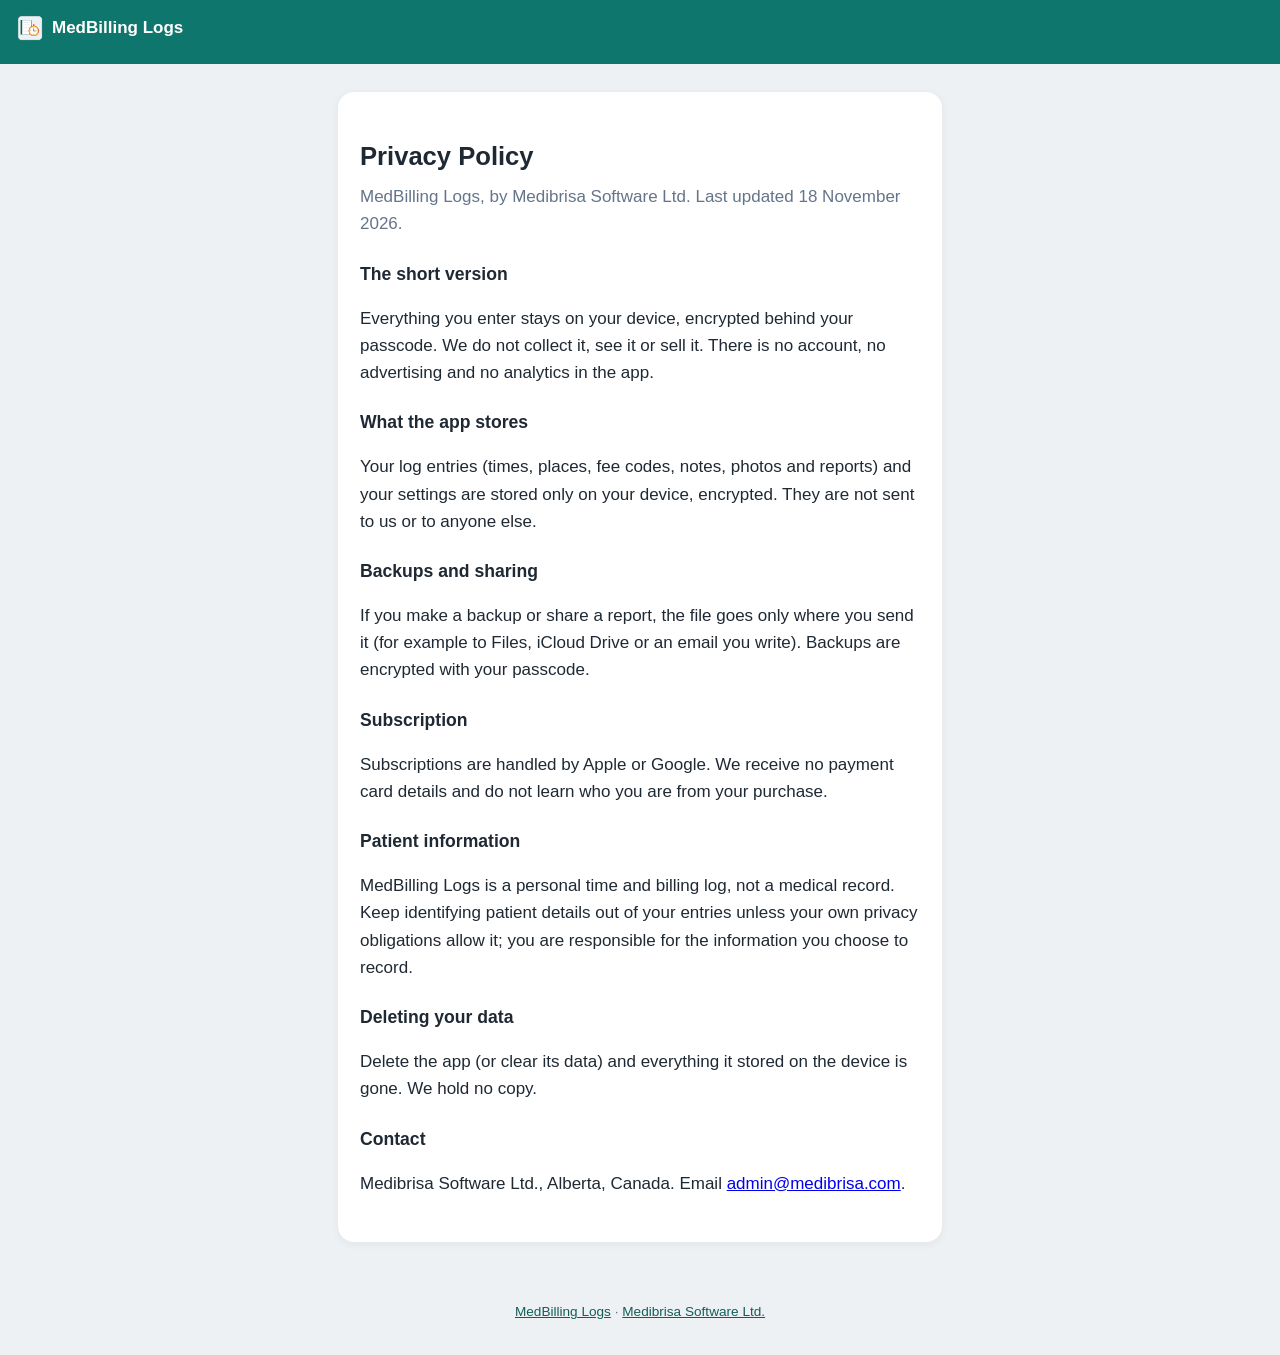
<file: privacy.html>
<!doctype html>
<html lang="en">
<head>
<meta charset="utf-8">
<meta name="viewport" content="width=device-width, initial-scale=1, viewport-fit=cover">
<meta http-equiv="Content-Security-Policy" content="default-src 'none'; style-src 'unsafe-inline'; img-src 'self'; base-uri 'none'; form-action 'none'">
<meta name="referrer" content="no-referrer">
<title>MedBilling Logs · Privacy Policy</title>
<meta name="description" content="MedBilling Logs: a private, offline time and billing log for physicians, on your iPhone and iPad.">
<meta name="theme-color" content="#0f766e">
<meta property="og:title" content="MedBilling Logs">
<meta property="og:description" content="A private, offline time and billing log for physicians.">
<link rel="icon" href="icons/icon-192.png" sizes="192x192">
<link rel="apple-touch-icon" href="icons/apple-touch-icon.png">
<style>
:root{--teal:#0f766e;--teal-d:#115e59;--ink:#1f2933;--muted:#64748b;--bg:#eef1f4}
*{box-sizing:border-box}
body{margin:0;font:17px/1.6 -apple-system,BlinkMacSystemFont,"Segoe UI",Roboto,Helvetica,Arial,sans-serif;background:var(--bg);color:var(--ink);min-height:100vh;display:flex;flex-direction:column}
header{background:var(--teal);color:#fff;padding:calc(14px + env(safe-area-inset-top)) 16px 14px}
header span{font-weight:700;display:inline-flex;align-items:center;gap:8px}
header img{border-radius:8px;background:#fff}
main{flex:1;max-width:640px;width:100%;margin:0 auto;padding:28px 18px}
.card{background:#fff;border-radius:16px;padding:28px 22px;box-shadow:0 2px 10px rgba(15,23,42,.06)}
h2{font-size:1.1rem;margin:22px 0 4px}
.card img{border-radius:22px;box-shadow:0 4px 14px rgba(15,23,42,.15)}
h1{font-size:1.6rem;margin:16px 0 6px}
.lead{color:var(--muted);margin:0 0 22px}
.btn{display:inline-block;background:var(--teal);color:#fff;text-decoration:none;font-weight:700;padding:13px 24px;border-radius:12px;margin:6px}
.btn:hover{background:var(--teal-d)}
.soon{display:inline-block;color:var(--muted);border:1px dashed #cbd5e1;padding:12px 20px;border-radius:12px;margin:6px}
ul{text-align:left;max-width:460px;margin:22px auto 0;padding-left:20px}
li{margin:6px 0}
.note{margin-top:18px;font-size:.9rem;color:var(--muted)}
.note a{color:var(--teal-d)}
.price{margin-top:20px;font-size:.95rem;color:var(--muted)}
footer{text-align:center;font-size:.85rem;color:var(--muted);padding:18px 16px calc(18px + env(safe-area-inset-bottom))}
footer a{color:var(--teal-d)}
</style>
</head>
<body>
<header><span><img src="icons/icon-192.png" alt="" width="28" height="28">MedBilling Logs</span></header>
<main>
<div class="card">
<h1>Privacy Policy</h1>
<p class="lead">MedBilling Logs, by Medibrisa Software Ltd. Last updated 18 November 2026.</p>
<h2>The short version</h2>
<p>Everything you enter stays on your device, encrypted behind your passcode. We do not collect it, see it or sell it. There is no account, no advertising and no analytics in the app.</p>
<h2>What the app stores</h2>
<p>Your log entries (times, places, fee codes, notes, photos and reports) and your settings are stored only on your device, encrypted. They are not sent to us or to anyone else.</p>
<h2>Backups and sharing</h2>
<p>If you make a backup or share a report, the file goes only where you send it (for example to Files, iCloud Drive or an email you write). Backups are encrypted with your passcode.</p>
<h2>Subscription</h2>
<p>Subscriptions are handled by Apple or Google. We receive no payment card details and do not learn who you are from your purchase.</p>
<h2>Patient information</h2>
<p>MedBilling Logs is a personal time and billing log, not a medical record. Keep identifying patient details out of your entries unless your own privacy obligations allow it; you are responsible for the information you choose to record.</p>
<h2>Deleting your data</h2>
<p>Delete the app (or clear its data) and everything it stored on the device is gone. We hold no copy.</p>
<h2>Contact</h2>
<p>Medibrisa Software Ltd., Alberta, Canada. Email <a href="mailto:admin@medibrisa.com">admin@medibrisa.com</a>.</p>
</div>
</main>
<footer>
<p><a href="./">MedBilling Logs</a> · <a href="https://medibrisa.com/">Medibrisa Software Ltd.</a></p>
</footer>
</body>
</html>
</file>
<file: export/css/app.css>
/* v2: compact layout; v3: colours about halfway between v1 and v2 tints of the Fee Desk palette (teal / orange); v4: deeper header with a divider, user manual. Text contrast >= 4.5:1 throughout. */
:root{--spreadsheet:1;--teal:#1e8078;--teal-d:#17605a;--teal-l:#d8f7f0;--teal-m:#6eb0a8;--teal-b:#5ca69e;--bg:#f2f4f6;--card:#fff;--ink:#1f2933;--muted:#5b6b7d;--line:#e1e6eb;--fee:#e2681e;--fee-t:#8a3510;--fee-l:#f29e6e;--fee-b:#ee8c52;--fee-on:#5a2106;--warn:#a1500d;--danger:#ac1c1c;--danger-l:#da8080;--danger-b:#d46c6c;--danger-on:#450a0a;--on:#0b3d38;--ghost-b:#6aaca5;--r:10px;--bar:88px}
*{box-sizing:border-box}
html{-webkit-text-size-adjust:100%}
body{margin:0;font:15px/1.4 -apple-system,BlinkMacSystemFont,"Segoe UI",Roboto,Helvetica,Arial,sans-serif;background:var(--bg);color:var(--ink);padding-bottom:calc(var(--bar) + env(safe-area-inset-bottom))}
button,input,select,textarea{font:inherit}
input,select,textarea{font-size:16px}
a{color:var(--teal-d)}
[hidden]{display:none!important}
.top{position:sticky;top:0;z-index:20;background:#5a9e97;color:#062b27;box-shadow:0 2px 4px rgba(11,61,56,.28);display:flex;align-items:center;justify-content:space-between;gap:8px;min-height:calc(38px + env(safe-area-inset-top));padding:calc(3px + env(safe-area-inset-top)) 10px 3px;border-bottom:2px solid #2f6f68}
.brand{display:flex;align-items:center;gap:7px;min-width:0;color:#062b27;text-decoration:none}
.brand img{border-radius:6px;background:#fff;width:24px;height:24px}
.title{font-weight:700;font-size:.95rem;white-space:nowrap}
.clock{font-variant-numeric:tabular-nums;font-size:.82rem;color:#062b27}
/* v9g: the tab row is a calm, light strip, clearly separate from the teal top bar (divider + soft shadow); active tab = tinted pill
   with a teal underline. 44px touch targets, icons with labels. Contrast: labels #34504b on #fbfdfc 8.6:1, active #17605a on #e2f1ee 6.2:1. */
.tabs{position:sticky;top:calc(74px + env(safe-area-inset-top));z-index:18;display:flex;gap:4px;background:#fbfdfc;padding:3px 6px;border-top:1px solid #c9dedb;border-bottom:1px solid #d3e0de;box-shadow:0 2px 6px rgba(11,61,56,.08)}
.tabs button{flex:1 1 0;position:relative;display:inline-flex;align-items:center;justify-content:center;gap:6px;border:0;background:transparent;color:#34504b;padding:4px 6px;border-radius:10px;font-size:.92rem;font-weight:500;min-height:44px;cursor:pointer;-webkit-tap-highlight-color:transparent;transition:background-color .15s,color .15s}
.tabs button .ti{width:18px;height:18px;flex:0 0 auto;fill:none;stroke:currentColor;stroke-width:1.8;stroke-linecap:round;stroke-linejoin:round;opacity:.85}
.tabs button:hover{background:#eef6f4;color:#1f3f3a}
.tabs button:focus-visible{outline:2px solid var(--teal);outline-offset:-2px}
.tabs button.on{background:#e2f1ee;color:var(--teal-d);font-weight:700}
.tabs button.on .ti{opacity:1}
.tabs button.on::after{content:"";position:absolute;left:18%;right:18%;bottom:2px;height:3px;border-radius:3px;background:var(--teal-d)}
@media (max-width:480px){.tabs{gap:2px;padding:2px 4px}.tabs button{flex-direction:column;gap:1px;font-size:.78rem;padding:3px 2px;min-height:46px}.tabs button .ti{width:19px;height:19px}.tabs button.on::after{bottom:1px;left:26%;right:26%}}
main{max-width:760px;margin:0 auto;padding:6px 8px 0}
.panel{display:block}
h3{margin:0 0 5px;font-size:.92rem;color:#24443f}
.small{font-size:.8rem}.muted{color:var(--muted)}.warn{color:var(--warn);margin:2px 0 6px}.err{color:var(--danger);margin:3px 0}
.card{background:var(--card);border-radius:var(--r);padding:8px 10px;margin:6px 0;border:1px solid var(--line)}
.card.danger{border-color:#fae2ce}
.totals{display:flex;gap:6px;margin:2px 0 6px}
.tot{flex:1 1 0;background:var(--card);border-radius:8px;padding:3px 8px;border:1px solid var(--line);min-width:0;display:flex;align-items:baseline;gap:6px;flex-wrap:wrap}
.tot b{font-size:.95rem;font-variant-numeric:tabular-nums;color:#24443f}
.tot span{font-size:.72rem;color:var(--muted)}
.list{display:flex;flex-direction:column;gap:6px}
/* running / paused encounter cards (compact) */
.enc{background:var(--card);border-radius:var(--r);padding:6px 10px;border:1px solid var(--line);border-left:4px solid var(--line)}
.enc.run{border-left-color:var(--fee)}.enc.pause{border-left-color:#dc8e2a}.enc.done{border-left-color:var(--teal-b)}
.enc .r1{display:flex;align-items:center;gap:6px;min-width:0}
.enc .lbl{font-weight:700;font-size:.95rem;white-space:nowrap;overflow:hidden;text-overflow:ellipsis;min-width:0;flex:1 1 auto}
.badge{flex:0 0 auto;font-size:.68rem;font-weight:600;padding:1px 6px;border-radius:999px;background:var(--teal-l);color:var(--teal-d)}
.badge.C{background:#e8ecf2;color:#3b4a5c}
.badge.st{background:#fff6ec;color:var(--fee-t)}.badge.st.pause{background:#fef5d8;color:#8a4b0c}
.enc .meta{font-size:.76rem;color:var(--muted);margin:1px 0 0;white-space:nowrap;overflow:hidden;text-overflow:ellipsis}
.enc .note{font-size:.76rem;margin:1px 0 0;white-space:nowrap;overflow:hidden;text-overflow:ellipsis}
.enc .timer{font-size:1.45rem;font-weight:700;font-variant-numeric:tabular-nums;letter-spacing:.3px;margin:2px 0 0;line-height:1.1;color:#24443f;display:inline-block}
.enc.done .timer{font-size:1.05rem}
.enc .units{font-size:.78rem;color:var(--teal-d);font-weight:600;display:inline-block;margin-left:8px}
.enc .acts{display:flex;gap:6px;margin-top:5px}
.enc .acts button{flex:1 1 0;min-height:36px;border-radius:8px;font-weight:600;cursor:pointer;font-size:.875rem;padding:4px 10px}
.enc.done .acts button{min-height:32px;flex:0 0 auto;padding:3px 12px;font-weight:500}
/* buttons: light tints, dark text */
.primary{background:#72b2ac;color:var(--on);border:1px solid var(--teal-b);border-radius:8px;padding:5px 14px;font-weight:600;cursor:pointer;min-height:34px;font-size:.875rem}
.primary:hover{background:#7fb9b4}
.ghost{background:#fff;color:var(--teal-d);border:1px solid var(--ghost-b);border-radius:8px;padding:4px 10px;cursor:pointer;min-height:34px;font-size:.875rem}
.ghost:hover{background:#f3faf8}
.stopbtn{background:var(--danger-l);color:var(--danger-on);border:1px solid var(--danger-b)}
.pausebtn{background:#fffbf4;color:#92400f;border:1px solid #e4a34f}
.resumebtn{background:var(--fee-l);color:var(--fee-on);border:1px solid var(--fee-b)}
.dangerbtn{background:var(--danger-l);color:var(--danger-on);border:1px solid var(--danger-b);border-radius:8px;padding:5px 14px;font-weight:600;cursor:pointer;min-height:34px;font-size:.875rem}
.ghostdanger{background:#fff;color:var(--danger);border:1px solid var(--danger-b)}
.linkbtn{background:none;border:0;color:var(--teal-d);text-decoration:underline;padding:4px 0;cursor:pointer;min-height:30px;font-size:.85rem}
.linkbtn.sm{font-size:.75rem;min-height:28px;padding:0 4px;flex:0 0 auto}
.rowbtns{display:flex;flex-wrap:wrap;gap:6px;margin:6px 0 3px}
.rowbtns .ghost{flex:1 1 120px}
.empty{background:var(--card);border-radius:var(--r);padding:10px;color:var(--muted);text-align:center;font-size:.85rem;border:1px solid var(--line)}
.units-note{margin:4px 2px;font-size:.72rem}
/* history: one page, grouped by day */
.week{margin:4px 0 8px}
.weekh{display:flex;justify-content:space-between;align-items:baseline;gap:8px;margin:6px 2px 3px;font-weight:700;font-size:.8rem;color:#24443f}
.weekh span{font-weight:500;font-size:.7rem;color:var(--muted);text-align:right}
.dayg{margin:0 0 6px}
.dayh{display:flex;align-items:center;gap:6px;padding:2px 2px 2px 4px;min-height:28px}
.dayh .d{font-weight:600;font-size:.82rem;white-space:nowrap}
.dayh .t{flex:1 1 auto;font-size:.7rem;color:var(--muted);text-align:right;font-variant-numeric:tabular-nums}
.range{display:flex;gap:6px;margin-bottom:6px}.range label{flex:1 1 0;font-size:.78rem;color:var(--muted)}
.range input{width:100%;padding:5px 8px;border:1px solid var(--line);border-radius:8px;color:var(--ink);min-height:36px}
/* forms */
.fld{display:block;font-size:.78rem;color:var(--muted);margin:4px 0}
.fld input,.fld select,.fld textarea{display:block;width:100%;margin-top:2px;padding:5px 8px;border:1px solid var(--line);border-radius:8px;color:var(--ink);background:#fff;min-height:36px}
.fld textarea{min-height:0}
.two{display:flex;gap:6px}.two .fld{flex:1 1 0;min-width:0}
.saverow{display:flex;align-items:center;gap:8px;margin:4px 0}.saverow p{margin:0}
.saverow .ghost{flex:0 0 auto;min-width:68px}
/* dialog */
dialog{border:0;border-radius:12px;padding:0;width:min(560px,calc(100vw - 12px));max-height:calc(100vh - 16px)}
dialog::backdrop{background:rgba(15,23,42,.35)}
.dlg{padding:10px 12px}
.dlg h3{font-size:1rem}
.segrow{display:grid;grid-template-columns:1fr 1fr auto;gap:5px;align-items:end;margin:3px 0}
.segrow label{font-size:.74rem;color:var(--muted)}
.segrow input{width:100%;padding:4px 5px;border:1px solid var(--line);border-radius:8px;font-size:.9rem;min-height:34px}
.segrow .x{min-height:34px;min-width:34px;border:1px solid var(--line);background:#fff;border-radius:8px;cursor:pointer;color:var(--danger)}
.dlgbtns{display:flex;gap:6px;align-items:center;margin-top:8px}.dlgbtns span{flex:1}
.toast{position:fixed;left:50%;bottom:calc(var(--bar) + 10px);transform:translateX(-50%);background:#2b3a45;color:#fff;padding:6px 12px;border-radius:999px;font-size:.84rem;opacity:0;pointer-events:none;transition:opacity .2s;z-index:40;max-width:90vw;text-align:center}
.toast.show{opacity:1}
/* footer (same approach as Fee Desk) */
.foot{max-width:760px;margin:10px auto 0;padding:2px 12px 0;font-size:.85rem;text-align:center}
.foot p{margin:2px 0;line-height:1.3}
.copyright{margin:5px -12px 0;padding:6px 12px;background:#7ca8a4;color:var(--on);font-size:.72rem;text-align:center}
@media (max-width:380px){.enc .timer{font-size:1.35rem}.seg button{padding:0 6px;font-size:.76rem}.startbtn{min-width:56px;padding:0 10px}}
@media (min-width:900px){main{padding-top:12px}}
/* lock screen */
body.locked{padding-bottom:0}
body.locked .top,body.locked .pbar,body.locked .tabs,body.locked main,body.locked .startbar,body.locked .foot,body.locked .snack{display:none!important}
.lock{display:none}
body.locked .lock{display:flex;min-height:100vh;min-height:100dvh;align-items:center;justify-content:center;padding:calc(14px + env(safe-area-inset-top)) 12px 14px;background:linear-gradient(180deg,#76b2ac 0,#6aa19c 100%)}
.lockbox{background:#fff;border-radius:14px;padding:14px;width:min(420px,100%);text-align:center;box-shadow:0 6px 24px rgba(17,94,89,.12)}
.lockbox img{border-radius:12px;width:52px;height:52px}
.lockbox h1{font-size:1.15rem;margin:4px 0 8px;color:var(--teal-d)}
.lockbox form{text-align:left}
.lockbox .fld input{font-size:1.1rem;min-height:42px}
.wide{width:100%;min-height:40px;margin-top:5px;font-size:.95rem}
.warnbox{background:#fff7ed;border:1px solid #fae5d0;color:#9a3412;border-radius:8px;padding:6px 9px;margin:6px 0}
.chk{display:flex;gap:8px;align-items:flex-start;margin:6px 0;cursor:pointer}
.chk input{width:20px;height:20px;flex:0 0 auto;margin:0}
.topr{display:flex;align-items:center;gap:8px}
.lockbtn{background:#9ac6c2;color:var(--on);border:1px solid #a6cec9;border-radius:999px;padding:2px 12px;min-height:30px;cursor:pointer;font-size:.8rem}
/* codes: billing code and diagnostic code side by side */
.codebox,.photobox{margin:6px 0;border:1px solid var(--line);border-radius:8px;padding:6px 8px}
.codehead{display:flex;justify-content:space-between;align-items:center;gap:6px;margin-bottom:4px}
.fldl{font-size:.78rem;color:var(--muted)}
.codehead select{padding:2px 6px;border:1px solid var(--line);border-radius:8px;background:#fff;font-size:.8rem;min-height:30px;max-width:48%}
.cdrow,.cdpair{display:grid;grid-template-columns:minmax(0,1.2fr) minmax(0,1fr);gap:6px;align-items:start}
.cdcol{min-width:0}.cdcol .fldl{display:block;font-size:.72rem;margin-bottom:1px;white-space:nowrap;overflow:hidden;text-overflow:ellipsis}
#eCodeQ,.dxin{width:100%;padding:5px 8px;border:1px solid var(--line);border-radius:8px;min-height:36px;background:#fff;color:var(--ink)}
.fdl{display:inline-flex;align-items:center;min-height:26px;font-size:.72rem;white-space:nowrap;color:var(--teal-d)}
.fdhelp{margin:6px 0 0;font-size:.74rem;line-height:1.35}
.codres{display:flex;flex-direction:column;gap:3px;margin:4px 0;max-height:240px;overflow:auto}
.codres:empty{display:none}
.dxres{border-left:3px solid #d9d2ee;padding-left:6px}
.dxh{margin:0}
.chit{display:grid;grid-template-columns:auto 1fr auto;gap:2px 8px;align-items:baseline;text-align:left;background:#f8fafb;border:1px solid var(--line);border-radius:8px;padding:4px 8px;cursor:pointer;min-height:36px;color:inherit;font-size:.85rem}
.chit .cc{font-weight:700;font-variant-numeric:tabular-nums}
.chit .cd{font-size:.78rem;overflow:hidden;display:-webkit-box;-webkit-line-clamp:2;-webkit-box-orient:vertical}
.chit .cf{font-size:.78rem;color:var(--fee-t);font-weight:600;white-space:nowrap}
.chips{display:flex;flex-direction:column;gap:5px;margin-bottom:6px}
.chips:empty{display:none}
.chip{display:grid;grid-template-columns:minmax(0,1fr) auto;grid-template-areas:"l1 x" "cd cd" "fd fd";column-gap:4px;align-items:center;background:var(--teal-l);border-radius:8px;padding:2px 2px 0 8px;font-size:.8rem;min-width:0;line-height:1.3}
.chip .cl1{grid-area:l1;display:flex;gap:6px;min-width:0;align-items:baseline}
.chip b{white-space:nowrap}.chip .cd{grid-area:cd;overflow:hidden;text-overflow:ellipsis;white-space:nowrap;min-width:0;font-size:.76rem}
.chip .cf{color:var(--fee-t);font-weight:600;white-space:nowrap;overflow:hidden;text-overflow:ellipsis;min-width:0;font-size:.74rem}
.chip .fdl{grid-area:fd;justify-self:start}
.chip .x{grid-area:x;border:0;background:#fff;border-radius:6px;min-width:30px;min-height:28px;cursor:pointer;color:var(--danger);font-size:.9rem}
.dxcell{min-width:0}
.dxcell{display:flex;flex-direction:column;align-items:flex-start}
.dxcell .dxd{display:block;max-width:100%;font-size:.72rem;line-height:1.3;color:#4b3f72;overflow:hidden;text-overflow:ellipsis;white-space:nowrap;margin-top:1px}.dxcell .dxd:empty{display:none}
.credit{margin:4px 0 0;font-size:.68rem;line-height:1.3}
@media (max-width:339px){.cdrow,.cdpair{grid-template-columns:1fr}.cdpair{border-bottom:1px dashed var(--line);padding-bottom:4px}}
/* photos */
.thumbs{display:flex;flex-wrap:wrap;gap:5px;margin:5px 0}
.thumbs:empty{display:none}
.thumbs button{padding:0;border:1px solid var(--line);border-radius:8px;overflow:hidden;width:64px;height:64px;background:#f1f5f9;cursor:pointer}
.thumbs img{width:100%;height:100%;object-fit:cover;display:block}
.pvimg{max-width:100%;max-height:70vh;display:block;margin:0 auto;border-radius:8px}
.enc .pc{font-size:.72rem;color:var(--muted);flex:0 0 auto}
/* report */
.fmt{margin:6px 0}
#pReady{border-top:1px solid var(--line);margin-top:8px;padding-top:5px}
.primary:disabled,.ghost:disabled{opacity:.45;cursor:not-allowed}
#credits p{margin:3px 0}
/* on site (arrival/departure) */
.onsite{padding:6px 8px}
.osrow{display:flex;gap:6px;align-items:stretch}
.facbtn{flex:1 1 auto;min-width:0;display:flex;flex-direction:column;align-items:flex-start;justify-content:center;background:#f8fafb;border:1px solid var(--line);border-radius:8px;padding:2px 9px;cursor:pointer;color:inherit;text-align:left;min-height:36px}
.facbtn .fl{font-size:.66rem;color:var(--muted);line-height:1.2}
.facbtn b{font-size:.86rem;max-width:100%;overflow:hidden;text-overflow:ellipsis;white-space:nowrap;line-height:1.25}
.wide2{width:100%;margin:4px 0}
.arrbtn{flex:0 0 auto;min-width:84px;border:1px solid var(--teal-b);border-radius:8px;background:#72b2ac;color:var(--on);font-weight:700;font-size:.9rem;cursor:pointer;min-height:36px}
.arrbtn.dep{background:var(--danger-l);color:var(--danger-on);border-color:var(--danger-b)}
.onsite p{margin:3px 0 0;font-size:.74rem}
/* entry kinds */
.kindseg{margin:0 0 5px}
.kindseg button{min-height:32px;font-size:.82rem}
#editDlg[data-kind=enc] .cbonly,#editDlg[data-kind=enc] .shiftset,#editDlg[data-kind=shift] .enconly,#editDlg[data-kind=shift] .cbonly,#editDlg[data-kind=shift] .notshift,#editDlg[data-kind=cb] .enconly{display:none}
.enc.cb{border-left-color:#e09538}
.badge.cb{background:#fef5d8;color:#8a4b0c}
.badge.late{background:#f0f3f7;color:#475569}
.latebadge{background:#f0f3f7;color:#475569;border-radius:8px;padding:3px 8px;margin:3px 0}
.quick{display:flex;flex-wrap:wrap;gap:4px;align-items:center;margin:6px 0 2px}
.quick button{border:1px solid var(--ghost-b);background:#fff;color:var(--teal-d);border-radius:999px;padding:2px 9px;min-height:30px;cursor:pointer;font-size:.78rem}
.quick .endnow{border-color:var(--danger-b);color:var(--danger)}
.links{display:flex;flex-direction:column;gap:2px;margin-top:3px}
.links label{display:flex;gap:8px;align-items:center;font-size:.84rem;min-height:32px}
.links input{width:18px;height:18px}
.linkbox{margin:6px 0;border:1px solid var(--line);border-radius:8px;padding:6px 8px}
/* facility picker */
#facQ{width:100%;padding:5px 9px;border:1px solid var(--line);border-radius:8px;min-height:36px}
.faclist{max-height:46vh;overflow:auto;margin:5px 0;border:1px solid var(--line);border-radius:8px}
.faclist h4{margin:0;padding:4px 10px;background:#eaf5f4;color:var(--teal-d);font-size:.76rem;position:sticky;top:0}
.faclist h4 span{font-weight:400;color:var(--muted)}
.frow{display:flex;align-items:center;border-top:1px solid #f1f5f9}
.frow .pick{flex:1 1 auto;text-align:left;background:#fff;border:0;padding:4px 10px;min-height:38px;cursor:pointer;color:inherit;font-size:.88rem}
.frow .pick small{color:var(--muted)}
.frow .fav{flex:0 0 auto;border:0;background:#fff;min-width:38px;min-height:38px;cursor:pointer;font-size:1.1rem;color:#94a3b8}
.frow .fav.on{color:var(--fee)}
.otherfac{border-top:1px solid var(--line);padding-top:3px}
.otherfac .two{align-items:flex-end}
/* history + audit */
.histbody{max-height:60vh;overflow:auto}
.hrec{border-left:3px solid var(--teal-b);padding:3px 8px;margin:5px 0;font-size:.8rem}
.hrec.delete{border-left-color:var(--danger-b)}
.hrec b{display:block}
.hrec ul{margin:2px 0 0;padding-left:18px}
.ok{color:var(--teal-d);font-weight:600}
.drow{display:flex;justify-content:space-between;gap:8px;align-items:center;border-top:1px solid #f1f5f9;padding:4px 0;font-size:.8rem}
.res ul{margin:0;padding-left:18px}.res li{margin:0;padding:4px 0;font-size:.88rem;line-height:1.35}
.resd{display:block;font-size:.76rem;color:var(--muted);line-height:1.3;margin:-2px 0 3px}
.draft{font-size:.66rem;font-weight:600;background:#fef5d8;color:#8a4b0c;border-radius:999px;padding:1px 7px;vertical-align:middle}
.retflags{margin:6px 0;border:1px solid var(--line);border-radius:8px;padding:6px 8px}.retflags .chk{margin:3px 0}
.tiny{font-size:.68rem}.padd{padding:6px}
#osList{margin-top:5px}#osList:empty{display:none}

/* v4: built-in user manual (full-screen dialog, works offline) */
.foot .manlink{font-size:.85rem;min-height:28px;padding:2px 0}
.helpcard .manlink{font-weight:600;font-size:.9rem}
dialog.mandlg{width:100vw;max-width:100vw;height:100vh;height:100dvh;max-height:100vh;max-height:100dvh;margin:0;border-radius:0;background:var(--bg)}
.manhead{position:sticky;top:0;z-index:2;display:flex;align-items:center;justify-content:space-between;gap:8px;background:#5a9e97;color:#062b27;border-bottom:2px solid #2f6f68;box-shadow:0 2px 4px rgba(11,61,56,.28);padding:calc(4px + env(safe-area-inset-top)) 10px 4px;min-height:40px}
.manhead h2{margin:0;font-size:.95rem;color:#062b27}
.man{max-width:720px;margin:0 auto;padding:8px 12px calc(24px + env(safe-area-inset-bottom));font-size:.9rem;line-height:1.45;color:var(--ink)}
.man section{background:var(--card);border:1px solid var(--line);border-radius:var(--r);padding:8px 11px;margin:8px 0;scroll-margin-top:52px}
.man h3{font-size:1rem;color:var(--teal-d);margin:0 0 4px}
.man h4{font-size:.9rem;margin:8px 0 2px;color:#24443f}
.man p{margin:4px 0}
.man ul,.man ol{margin:4px 0;padding-left:20px}
.man li{margin:2px 0}
.manlead{color:var(--muted)}
.mantoc{display:grid;grid-template-columns:1fr 1fr;gap:2px 10px;background:var(--card);border:1px solid var(--line);border-radius:var(--r);padding:6px 10px;font-size:.85rem}
.mantoc a{padding:4px 0;min-height:28px}
@media (max-width:360px){.mantoc{grid-template-columns:1fr}}
.mantip{background:var(--teal-l);border-left:3px solid var(--teal);border-radius:6px;padding:5px 8px;color:#123d39}
.manfaq dt{font-weight:700;margin-top:7px}
.manfaq dd{margin:1px 0 0 0}

/* ===== v5 (v3 palette) ===== */
/* time period tracker bar, pinned under the header */
.pbar{position:sticky;top:calc(48px + env(safe-area-inset-top));z-index:19;height:36px;background:#eef6f5;border-bottom:1px solid #c9dedb;padding:3px 10px 0;color:#24443f;font-size:.74rem;line-height:1.25;overflow:hidden}
.pb1{display:flex;align-items:baseline;gap:6px;white-space:nowrap;min-width:0}
.pb1 b{font-size:.78rem;overflow:hidden;text-overflow:ellipsis;min-width:0}
.pbh{color:var(--muted);font-variant-numeric:tabular-nums}
.pbr{flex:0 1 auto;color:#24443f;font-variant-numeric:tabular-nums;overflow:hidden;text-overflow:ellipsis;white-space:nowrap;min-width:0;font-size:.7rem}
.pb2{display:flex;align-items:center;gap:8px;margin-top:2px}
.pbtrack{flex:1 1 60px;min-width:50px;height:6px;border-radius:999px;background:#d3e6e3;overflow:hidden}
.pbfill{height:100%;width:0;background:var(--teal-b);border-radius:999px}
.pbar.prem .pbfill{background:var(--fee-b)}
.pbar.prem b{color:var(--fee-t)}
.pbu{margin-left:auto;flex:0 0 auto;color:#24443f;font-variant-numeric:tabular-nums;white-space:nowrap}
@media (max-width:360px){.pbh{display:none}.wst{font-size:.66rem}.wsh{gap:3px}.wstoday{padding:0 5px}}
/* week strip */
.wstrip{background:var(--card);border:1px solid var(--line);border-radius:var(--r);padding:4px 6px 5px;margin:4px 0 6px}
.wsh{display:flex;align-items:center;gap:4px;font-size:.74rem;color:var(--muted)}
.wsnav{border:1px solid var(--line);background:#fff;color:var(--teal-d);border-radius:6px;min-width:28px;min-height:26px;padding:0;cursor:pointer;font-size:.9rem;line-height:1}
.wsl{font-weight:600;color:#24443f;white-space:nowrap}
.wst{margin-left:auto;text-align:right;font-variant-numeric:tabular-nums;white-space:nowrap}
.wst b{color:#24443f;font-weight:700;margin-left:4px}
.wstoday{border:1px solid var(--ghost-b);background:#fff;color:var(--teal-d);font-weight:700;font-size:.72rem;border-radius:999px;padding:0 7px;min-height:24px;cursor:pointer;font-variant-numeric:tabular-nums}
.wstoday.off{background:var(--teal-m);color:var(--on);border-color:var(--teal-b)}
.wdays{display:grid;grid-template-columns:repeat(7,1fr);gap:3px;margin-top:4px}
.wd{border:1px solid var(--line);background:#fbfcfd;border-radius:7px;padding:2px 0;min-height:44px;display:flex;flex-direction:column;align-items:center;justify-content:center;cursor:pointer;font-variant-numeric:tabular-nums;color:#24443f;line-height:1.15}
.wd .wn{font-size:.62rem;color:var(--muted)}
.wd b{font-size:.76rem}
.wd small{font-size:.6rem;color:var(--teal-d);min-height:.7rem}
.wd.empty b{color:#5f6b78;font-weight:500}
.wd.we{background:#f6f8fa}
.wd.hol{background:#fff4e6;border-color:#f0c9a0}
.wd.today{border:2px solid var(--teal-b);background:var(--teal-l)}
.wsx{font-size:.7rem;color:var(--muted);margin-top:4px;line-height:1.35;font-variant-numeric:tabular-nums}
.wsx span{color:#c3ccd5;margin:0 2px}
/* track again chips */
.tagain{display:flex;gap:5px;align-items:center;overflow-x:auto;padding:1px 0 5px;scrollbar-width:none;-webkit-overflow-scrolling:touch}
.tagain::-webkit-scrollbar{display:none}
.tal{flex:0 0 auto;font-size:.66rem;text-transform:uppercase;letter-spacing:.4px;color:var(--muted)}
.tchip{flex:0 0 auto;display:inline-flex;align-items:stretch;border:1px solid var(--ghost-b);border-radius:999px;background:#fff;overflow:hidden}
.tchip.fav{border-color:var(--fee-b);background:#fffaf5}
.tgo{border:0;background:transparent;color:var(--teal-d);font-weight:600;font-size:.78rem;padding:0 4px 0 10px;min-height:30px;cursor:pointer;white-space:nowrap;font-variant-numeric:tabular-nums}
.tgo small{font-weight:500;color:var(--muted);margin-left:4px;font-size:.66rem}
.tstar{border:0;border-left:1px solid var(--line);background:transparent;color:#a15a12;padding:0 8px;min-height:30px;cursor:pointer;font-size:.85rem}
/* running card: next unit, long-timer warnings, extra buttons */
.enc .units .nu{color:var(--muted);font-weight:500}
.enc .units .nu.soon{color:var(--fee-t);font-weight:700;background:#fff1e3;border-radius:4px;padding:0 3px}
.enc.wa{border-left-color:#d99a2b;background:#fffbf2}
.enc.wr{border-left-color:#c24141;background:#fff6f6}
.lwarn{margin:3px 0 0;font-size:.74rem;color:#7a4a06;line-height:1.3}
.enc.wr .lwarn{color:#8a1c1c;font-weight:600}
.lwarn .linkbtn{min-height:24px;padding:0 2px;font-size:.74rem}
.enc .acts .swbtn{flex:0 0 auto;padding:4px 8px;font-weight:600}
.enc .acts .fsbtn{flex:0 0 auto;min-width:36px;padding:0 8px;font-size:1rem}
/* history: day header and review marks */
.dayh .sp{flex:1 1 auto}
.dayh .linkbtn.sm{min-height:26px;padding:0 3px;font-size:.74rem}
.dayt{font-size:.68rem;color:var(--muted);padding:0 4px 3px;font-variant-numeric:tabular-nums;line-height:1.35}
.pert{color:var(--fee-t)}
.rvb,.rve,.holb{font-style:normal;font-size:.62rem;font-weight:600;padding:0 5px;border-radius:999px;white-space:nowrap}
.rvb{background:var(--teal-l);color:var(--teal-d)}.rve{background:#fef5d8;color:#8a4b0c}.holb{background:#fff1e3;color:var(--fee-t)}
.weekh .wl{white-space:nowrap}
.weekh .linkbtn.sm{min-height:22px;padding:0 2px;font-size:.7rem}
.dayg.flash{background:#e9f6f3;border-radius:8px;transition:background .6s}
.dayg{scroll-margin-top:118px}
/* review dialog */
.rvlist{display:flex;flex-direction:column;gap:3px;max-height:55vh;overflow:auto;margin:4px 0}
.rvrow{display:grid;grid-template-columns:42px minmax(0,1fr);gap:0 6px;text-align:left;border:1px solid var(--line);border-left:3px solid var(--teal-m);background:#fff;border-radius:7px;padding:4px 6px;cursor:pointer;font-size:.8rem;min-height:36px}
.rvrow .rvt{grid-row:span 2;align-self:center;font-size:.64rem;font-weight:700;text-transform:uppercase;color:var(--muted)}
.rvrow{color:var(--ink);line-height:1.3;align-content:center}
.rvrow span{display:block}
.rvrow .rvw{white-space:nowrap;overflow:hidden;text-overflow:ellipsis;font-variant-numeric:tabular-nums;font-weight:600}
.rvrow .rvi{font-size:.74rem;color:var(--muted)}
.rvrow.block{border-left-color:#c24141}.rvrow.block .rvt{color:#9b1c1c}
.rvrow.warn{border-left-color:#d99a2b}.rvrow.warn .rvt{color:#8a4b0c}
.ok{color:var(--teal-d)}
/* timeline */
dialog.tldlg{width:min(560px,calc(100vw - 8px))}
.tlhead{display:flex;align-items:center;gap:6px}
.tlhead h3{margin:0;font-size:.9rem;text-align:center;flex:0 1 auto}
.tlhead span{flex:1 1 auto}
.ghost.sm{min-height:30px;min-width:32px;padding:0 6px}
.tlhelp{margin:3px 0 5px}
.tlbody{max-height:68vh;overflow:auto;border:1px solid var(--line);border-radius:8px;background:#fbfcfd}
.tlgrid{position:relative;cursor:copy;margin:4px 0}
.tlh{position:absolute;left:0;right:0;border-top:1px solid #e6ebf0;pointer-events:none}
.tlh span{position:absolute;left:4px;top:-7px;font-size:.62rem;color:var(--muted);background:#fbfcfd;padding:0 2px;font-variant-numeric:tabular-nums}
.tlsite{position:absolute;left:44px;right:2px;background:rgba(110,176,168,.14);border-left:4px solid #9ccac4;pointer-events:none}
.tlb{position:absolute;border:1px solid var(--teal-b);background:#cfe9e5;color:#123d39;border-radius:5px;font-size:.66rem;text-align:left;padding:1px 4px;overflow:hidden;cursor:pointer;line-height:1.2;white-space:nowrap;text-overflow:ellipsis}
.tlb.C{background:#fde3d2;border-color:var(--fee-b);color:#5a2106}
.tlb.cb{background:#fef1d6;border:1px dashed #d99a2b;color:#5c3a06}
.tlb.live{box-shadow:inset 0 -3px 0 var(--fee)}
/* full-screen procedure timer: time only */
dialog.procdlg{width:100vw;max-width:100vw;height:100vh;height:100dvh;max-height:100vh;max-height:100dvh;margin:0;border-radius:0;background:#0f2d2a;color:#e8f5f3}
dialog.procdlg::backdrop{background:#0f2d2a}
.proc{height:100%;display:flex;flex-direction:column;align-items:center;justify-content:center;gap:14px;padding:16px}
.ptime{font-size:clamp(3.2rem,20vw,9rem);font-weight:700;font-variant-numeric:tabular-nums;letter-spacing:1px;line-height:1}
.pcs{margin:0;font-size:1rem;color:#a7d3cd}
.pcbtns{display:flex;gap:10px;width:min(420px,100%)}
.pcbtns button{flex:1 1 0;min-height:52px;border-radius:12px;font-size:1.05rem;font-weight:700;cursor:pointer}
.proc .ghost{background:transparent;color:#cfe9e5;border-color:#4f8f88}
.pcnote{font-size:.74rem;color:#8fbdb7;text-align:center;margin:0}
/* undo snackbar */
.snack{position:fixed;left:50%;transform:translateX(-50%);bottom:calc(var(--bar) + 10px + env(safe-area-inset-bottom));z-index:45;display:flex;align-items:center;gap:10px;background:#2b3a45;color:#fff;border-radius:10px;padding:4px 4px 4px 12px;font-size:.84rem;max-width:94vw;box-shadow:0 4px 14px rgba(15,23,42,.25)}
.snack span{white-space:nowrap;overflow:hidden;text-overflow:ellipsis}
.snack button{border:0;background:#9ad7cf;color:#0b3d38;font-weight:700;border-radius:8px;min-height:32px;padding:0 12px;cursor:pointer}
/* edit dialog extras */
.quick.nudge{margin-top:0}
.quick.nudge .fldl{font-size:.7rem;margin-left:4px}
.perline{color:var(--fee-t);margin:2px 0}
#eRepRow{margin-top:4px}
/* settings: periods and holidays */
.pertable table{width:100%;border-collapse:collapse;font-size:.76rem;margin:2px 0}
.pertable th{text-align:left;font-size:.7rem;color:var(--muted);padding:5px 0 1px;font-weight:600}
.pertable td{padding:2px 4px 2px 0;border-top:1px solid #eef1f4;font-variant-numeric:tabular-nums}
.holdet summary{cursor:pointer;color:var(--teal-d);min-height:30px;display:flex;align-items:center}
.hollist .chk{display:block;margin:3px 0}
.dlgbtns .stopbtn{border-radius:8px;min-height:34px;padding:4px 12px;font-weight:600;cursor:pointer;font-size:.875rem}
.mantable{border-collapse:collapse;width:100%;font-size:.8125rem;margin:4px 0 8px}
.mantable th{text-align:left;background:var(--teal-l);color:#123d39;padding:3px 6px}
.mantable td{border-bottom:1px solid #d5dedd;padding:3px 6px;vertical-align:top}
.mantable td:nth-child(2){white-space:nowrap;font-variant-numeric:tabular-nums}

/* ===== v6: tablet and desktop layouts (phone layout below 768px is unchanged) ===== */
.xw{display:none}
/* v8: backups */
.bkx{color:#3b4757;font-size:.74rem;line-height:1.35;margin:4px 0 2px}
.warnbox .bkx{color:#4a2a12}
.abon{margin:2px 0 4px}.abon b{font-size:.92rem}
.abmode{margin:0 0 4px;color:#3b4757}
.abloc{display:flex;align-items:center;gap:8px;border:1px solid var(--line);border-radius:8px;padding:5px 8px;margin:6px 0;background:#f8fafb}
.ablocn{flex:1 1 auto;min-width:0;display:flex;flex-direction:column}
.ablocn .fl{font-size:.66rem;color:var(--muted);line-height:1.2}
.ablocn b{font-size:.86rem;overflow:hidden;text-overflow:ellipsis;white-space:nowrap}
.abloc .ghost{flex:0 0 auto}
.ablast{margin:4px 0 0}.abstat{margin:2px 0 4px;color:#1f5f58}.abstat.bad,#abPwInfo.bad{color:var(--danger)}
.abfmt{border:1px solid var(--line);border-radius:8px;padding:4px 9px 6px;margin:8px 0}
.abfmt legend{padding:0 4px}
.abfmt .chk{margin:4px 0}
.fmtgrid{display:grid;grid-template-columns:1fr 1fr;gap:0 10px}
.warnbox.danger{background:#fdf0f0;border-color:#f0c4c4;color:#8f1717}
.abpw{border-left:3px solid var(--teal-l);padding:0 0 0 8px;margin:2px 0 4px}
.abpw .ghost.sm{margin:2px 0 2px 28px}
#abPwInfo{margin:3px 0}
.abhow{margin-top:4px}.abhow summary{cursor:pointer;color:var(--teal-d)}.abhow p{margin:4px 0}
.abwarn{background:#fdf0f0;border:1px solid #f0c4c4;color:#8f1717}
.abwarn p{margin:0 0 4px}
.pwmeter{height:6px;border-radius:4px;background:#e5e9ee;overflow:hidden;margin:2px 0}
.pwmeter i{display:block;height:100%;width:0;background:#c24141;transition:width .2s}
.pwmeter i.f{background:#d99a2b}.pwmeter i.g{background:#2f8a6e}
/* v7: entry details (view mode) with an action row, multiple notes, row quick-action sheet */
.eacts{display:grid;grid-template-columns:1fr 1.5fr 1fr;gap:5px;margin:2px 0 6px;position:sticky;top:-10px;z-index:3;background:#fff;padding:4px 0}
#editDlg[data-kind=shift] .eacts{grid-template-columns:1fr 1fr}
.eact{display:flex;flex-direction:column;align-items:center;justify-content:center;gap:1px;min-height:48px;border:1px solid var(--ghost-b);border-radius:9px;background:#f4faf9;color:var(--teal-d);font-weight:600;font-size:.8rem;line-height:1.15;padding:4px 5px;cursor:pointer;text-align:center}
.eact .ei{font-size:1rem;line-height:1;color:var(--teal)}
.eact:hover{background:#e7f5f2}.eact.on{background:var(--teal-l);border-color:var(--teal-b)}
#eaEdit{background:#fff}
.addtime{border:1px solid var(--teal-b);background:#f4faf9;border-radius:9px;padding:6px 8px;margin:0 0 6px}
.addtime .fldl{display:block;margin-bottom:4px}
.addbtns{display:flex;flex-wrap:wrap;gap:5px}
.addbtns button{border:1px solid var(--ghost-b);background:#fff;color:var(--teal-d);border-radius:999px;padding:2px 12px;min-height:34px;cursor:pointer;font-size:.84rem;font-weight:600}
.addbtns #eaSeg{font-weight:400;font-size:.8rem}
.addtime p{margin:4px 0 0}
.esum{display:grid;grid-template-columns:auto minmax(0,1fr);gap:3px 10px;margin:4px 0 6px;font-size:.84rem;border-top:1px solid var(--line);padding-top:6px}
.esum dt{color:var(--muted);font-size:.74rem;padding-top:2px;white-space:nowrap}
.esum dd{margin:0;min-width:0;overflow-wrap:anywhere;border-bottom:1px solid #f0f2f5;padding-bottom:3px}
.esum .sc{display:block}.esum .dxc{color:#4b3f72;font-weight:600;font-size:.78rem}
.esum .linkbtn.sm{display:block;text-align:left;padding:2px 0;min-height:26px}
.esum .badge{font-size:.64rem}
#eRepRow{margin:2px 0 4px}#eRepRow button{flex:1 1 auto}
.notesbox{border:1px solid var(--line);border-radius:9px;padding:4px 8px 6px;margin:6px 0;background:#fcfdfd}
.noteshead{display:flex;align-items:center;justify-content:space-between;gap:6px}
.noteshead .fldl{margin:0}
.notenew textarea,.note textarea{width:100%;border:1px solid #c5ced8;border-radius:8px;padding:6px 8px;resize:vertical;min-height:68px}
.notebtns{display:flex;gap:6px;align-items:center;justify-content:flex-end;margin:4px 0}
.notebtns .muted{margin-right:auto}
.primary.sm{min-height:30px;padding:0 12px}
.notes .note{border-top:1px solid #eef1f4;padding:4px 0 3px}
.notes .note:first-child{border-top:0}
.nmeta{display:flex;align-items:center;justify-content:space-between;gap:6px;font-size:.7rem;color:var(--muted)}
.nacts{display:flex;gap:2px}.nacts .linkbtn.sm{min-height:26px;font-size:.72rem}.nacts .dl{color:var(--danger)}
.ntext{font-size:.86rem;white-space:pre-wrap;overflow-wrap:anywhere}
.nonotes{margin:2px 0}
.enc .note .nt{color:var(--muted);font-size:.7rem}.enc .note .nc{color:var(--muted);font-size:.7rem}
.erow i.b.sp{background:#e9e4f7;color:#4b3f72}.erow i.b.nb{background:#f0f3f7;color:#475569}
.erow .rmore{border:1px solid transparent;background:none;color:var(--teal-d);border-radius:3px;min-width:26px;min-height:26px;padding:0;cursor:pointer;font-size:1rem;line-height:1;font-weight:700;margin-left:2px}
.erow .rmore:hover,.erow .rmore:focus-visible{border-color:#c5cdd6;background:#fff}
dialog.sheet{margin:auto auto 0;width:min(460px,100vw);border-radius:14px 14px 0 0;padding-bottom:env(safe-area-inset-bottom)}
dialog.sheet h3{margin:0 0 1px;overflow:hidden;text-overflow:ellipsis;white-space:nowrap}
dialog.sheet .dlg>p{margin:0 0 6px}
.rmlist{display:flex;flex-direction:column;border:1px solid var(--line);border-radius:10px;overflow:hidden}
.rmlist button{display:flex;align-items:center;gap:10px;min-height:46px;border:0;border-top:1px solid var(--line);background:#fff;color:var(--ink);font-size:.92rem;padding:0 12px;text-align:left;cursor:pointer}
.rmlist button:first-child{border-top:0}
.rmlist button:hover,.rmlist button:focus-visible{background:#f3faf8}
.rmlist .ei{width:22px;text-align:center;color:var(--teal);font-weight:700}
@media (min-width:768px){
  :root{--maxw:1100px}
  body{font-size:15.5px}
  main{max-width:var(--maxw);padding:10px 16px 0}
  .top,.pbar,.tabs{padding-left:max(16px,calc(50vw - var(--maxw)/2 + 16px));padding-right:max(16px,calc(50vw - var(--maxw)/2 + 16px))}
  .tabs{justify-content:flex-start;gap:6px}
  .tabs button{flex:0 1 160px;font-size:.95rem}
  .title{font-size:1.02rem}
  .brand img{width:28px;height:28px}
  .pbar{font-size:.78rem}.pbr{font-size:.74rem}
  .foot{max-width:var(--maxw)}
  .tagain{flex-wrap:wrap;overflow:visible}
  .tal{flex-basis:100%}
  .wd{min-height:48px}
  .dayg{scroll-margin-top:150px}
  .dayh .d{font-size:.88rem}
  .dayt{font-size:.74rem}
  .weekh{font-size:.86rem}.weekh span{font-size:.76rem}
  .enc .timer{font-size:1.6rem}
  /* Settings and Resources: cards in columns */
  #tab-data,#tab-res{columns:2;column-gap:14px}
  #tab-data>.card,#tab-res>.card{break-inside:avoid;display:inline-block;width:100%;margin:0 0 10px}
  #tab-res>p{column-span:all}
  /* dialogs a little roomier */
  dialog{width:min(600px,calc(100vw - 32px))}
  dialog.tldlg{width:min(720px,calc(100vw - 32px))}
  .tlb{font-size:.72rem}
  .man{max-width:820px;font-size:.95rem}
  .mantoc{grid-template-columns:1fr 1fr 1fr}
  .manhead{padding-left:max(12px,calc(50vw - 410px));padding-right:max(12px,calc(50vw - 410px))}
  .lockbox{padding:20px 22px}
}
@media (min-width:1200px){
  :root{--maxw:1360px}
  #tab-data,#tab-res{columns:3}
  dialog.tldlg{width:min(860px,calc(100vw - 32px))}
}
@media (min-width:768px){
  dialog.sheet{margin:auto;border-radius:14px}
  .eact{flex-direction:row;gap:6px;min-height:40px;font-size:.84rem}
  .esum{grid-template-columns:120px minmax(0,1fr)}
}


/* ===== v9c: the Today screen IS the spreadsheet (Excel / Google Sheets look) ===== */
:root{--bar:12px;--g-line:#d7dadf;--g-head:#f1f3f4;--g-head-b:#c3c8ce;--g-act:#1a73e8;--g-actbg:#e8f0fe;--g-h:30px;--g-fs:13px;--g-mono:ui-monospace,SFMono-Regular,Menlo,Consolas,"Liberation Mono",monospace;--g-rn:42px;--g-name:200px}
body{padding-bottom:0}
/* one slim toolbar row above the grid */
.tbar{display:flex;flex-wrap:wrap;align-items:center;gap:5px 12px;padding:2px 0 6px;font-size:.8rem;position:relative;z-index:8}
.tgrp{display:flex;align-items:center;gap:4px;min-width:0}
.tb{display:inline-flex;align-items:center;gap:4px;border:1px solid #c3c8ce;background:#fff;color:#202124;border-radius:4px;min-height:28px;padding:0 9px;font-size:.8rem;cursor:pointer;white-space:nowrap;line-height:1;position:relative}
.tb:hover{background:#f1f3f4}
.tb:disabled{opacity:.45;cursor:default;background:#fff}
.tb.ic:not(.sptb){min-width:28px;padding:0;justify-content:center;font-size:1.05rem}
.tb.on{background:var(--g-actbg);border-color:#a8c7fa;color:#0b57d0;font-weight:600}
.dpick{font-weight:600;min-width:118px;justify-content:center;overflow:hidden}
.dpick input{position:absolute;inset:0;width:100%;height:100%;opacity:0;cursor:pointer;border:0;padding:0;margin:0;font-size:16px;-webkit-appearance:none;appearance:none}
.tbar.past .dpick{background:#fef7e0;border-color:#f2c66d}
.tb.fac{max-width:300px;overflow:hidden}
.tb.fac .fl{color:var(--muted);font-size:.72rem}
.tb.fac b{font-weight:600;overflow:hidden;text-overflow:ellipsis}
.tb.arr{background:#e6f4ea;border-color:#81c995;color:#0d652d;font-weight:600}
.tb.arr.dep{background:#fce8e6;border-color:#ee8b82;color:#a50e0e}
.tinfo{color:var(--muted);white-space:nowrap;font-variant-numeric:tabular-nums;font-size:.78rem}
.tinfo b{color:#202124;font-weight:600}
.tsp{flex:1 1 0}
.menuwrap{position:relative;display:inline-flex}
.menu{position:absolute;right:0;top:calc(100% + 4px);z-index:30;background:#fff;border:1px solid #c3c8ce;border-radius:6px;box-shadow:0 6px 20px rgba(15,23,42,.18);min-width:240px;padding:4px 0;display:flex;flex-direction:column}
.menu>button{border:0;background:none;text-align:left;padding:9px 14px;font-size:.86rem;cursor:pointer;color:#202124;min-height:36px}
.menu>button:hover,.menu>button:focus-visible{background:#f1f3f4;outline:none}
.mtrack{display:flex;flex-wrap:wrap;gap:4px;padding:6px 10px 4px;border-top:1px solid #e3e6ea;margin-top:4px}
.mtrack .tal{flex-basis:100%}
.mobonly{display:none!important}
.foot .units-note{max-width:760px;margin:6px auto 4px}
/* the grid */
.gridbox{min-width:0}
.gwrap{background:#fff;border:1px solid var(--g-head-b);overflow:auto;-webkit-overflow-scrolling:touch;overscroll-behavior:contain;max-width:100%;position:relative}
.gwrap.main{height:calc(100vh - 200px);min-height:300px}
table.grid{border-collapse:separate;border-spacing:0;table-layout:fixed;width:100%;min-width:1180px;font-size:var(--g-fs);line-height:1.2;color:#202124;background:#fff}
table.grid col.c-rn{width:var(--g-rn)}table.grid col.c-name{width:var(--g-name)}table.grid col.c-mrn{width:122px}table.grid col.c-hc{width:46px}table.grid col.c-sex{width:34px}
table.grid col.c-tin,table.grid col.c-tout{width:70px}table.grid col.c-min{width:74px}table.grid col.c-u{width:54px}
table.grid col.c-fee{width:150px}table.grid col.c-dx{width:124px}table.grid col.c-act{width:36px}
table.grid th,table.grid td{height:var(--g-h);padding:0;border:0;border-right:1px solid var(--g-line);border-bottom:1px solid var(--g-line);background:#fff;vertical-align:middle;overflow:hidden;white-space:nowrap;text-overflow:ellipsis;box-sizing:border-box}
table.grid thead th{position:sticky;top:0;z-index:4;height:26px;background:var(--g-head);color:#3c4043;font-weight:600;font-size:12px;text-align:center;padding:0 4px;border-right-color:var(--g-head-b);border-bottom:1px solid var(--g-head-b)}
table.grid thead th.act{background:#d3e3fd;color:#0b57d0}
table.grid .rn{position:sticky;left:0;z-index:2;background:var(--g-head);color:#5f6368;font:500 11.5px/1 var(--g-mono);text-align:center;border-right:1px solid var(--g-head-b)}
table.grid td.c-name{position:sticky;left:var(--g-rn);z-index:1;box-shadow:1px 0 0 var(--g-head-b)}
table.grid thead th.h-rn{left:0;z-index:7}
table.grid thead th.h-name{position:sticky;left:var(--g-rn);z-index:6;text-align:left;padding-left:8px}
table.grid thead th.h-note,table.grid thead th.h-fee,table.grid thead th.h-dx,table.grid thead th.h-mrn{text-align:left;padding-left:8px}
table.grid tbody tr:hover>td{background:#f8f9fa}
table.grid tbody tr.act>td{background:#f4f8fe}
table.grid tbody tr.act>.rn{background:#d3e3fd;color:#0b57d0;font-weight:700}
table.grid td.act{box-shadow:inset 0 0 0 2px var(--g-act);background:#fff!important}
table.grid td.c-name.act{box-shadow:inset 0 0 0 2px var(--g-act),1px 0 0 var(--g-head-b)}
/* cell editors: flush inputs, no borders (the gridlines are the borders) */
table.grid .gc{display:block;width:100%;height:calc(var(--g-h) - 1px);border:0;margin:0;padding:0 7px;background:transparent;font:inherit;font-size:var(--g-fs);color:inherit;border-radius:0;outline:none;box-shadow:none;-webkit-appearance:none;appearance:none;text-overflow:ellipsis;min-width:0}
table.grid .gc::placeholder{color:#9aa0a6;opacity:1}
table.grid .gc.mono,table.grid td.num,table.grid .gc.hc{font-family:var(--g-mono);font-variant-numeric:tabular-nums;font-size:calc(var(--g-fs) - .5px)}
table.grid .c-tin .gc,table.grid .c-tout .gc{text-align:center;padding:0 2px}
table.grid .gc.hc{cursor:pointer;text-align:center;font-weight:600;color:#3c4043;padding:0}
table.grid .gc.hc:focus{background:transparent}
table.grid td.dim .gc.hc{color:transparent;font-weight:500}
table.grid tr:hover td.dim .gc.hc,table.grid tr.act td.dim .gc.hc,table.grid td.dim.set .gc.hc,table.grid td.dim .gc.hc:focus{color:#80868b}
table.grid td.num{text-align:right;padding:0 8px}
table.grid .gtxt{display:block;padding:0 7px;overflow:hidden;text-overflow:ellipsis}
table.grid .gtxt.mid{text-align:center;color:#9aa0a6}
.cw{display:flex;align-items:center;min-width:0;height:calc(var(--g-h) - 1px)}
.cw .gc{flex:1 1 auto}
.cbtn{flex:0 0 auto;display:inline-flex;align-items:center;justify-content:center;height:20px;min-width:20px;padding:0 3px;margin-right:4px;border:1px solid #c3c8ce;border-radius:3px;background:#fff;color:#1a73e8;font:600 11px/1 system-ui,-apple-system,sans-serif;cursor:pointer;text-decoration:none}
.cbtn:hover{background:#e8f0fe}
.cbtn.now{color:#137333;border-color:#81c995;background:#e6f4ea}
.cbtn.now.soft{color:#9aa0a6;border-color:#dadce0;background:#fff}
table.grid tr:hover .cbtn.now.soft,table.grid tr.act .cbtn.now.soft{color:#137333;border-color:#81c995;background:#e6f4ea}
.cbtn.stop{color:#a50e0e;border-color:#ee8b82;background:#fce8e6;font-size:10px}
table.grid .hov{visibility:hidden}
table.grid tr:hover .hov,table.grid tr.act .hov{visibility:visible}
.tag{flex:0 0 auto;font:600 10px/1 system-ui,-apple-system,sans-serif;font-style:normal;padding:2px 4px;border-radius:3px;background:#e8eaed;color:#3c4043;margin-right:4px}
.tag.cb{background:#fef7e0;color:#8a4b0c}
.tag.lt{background:none;color:#80868b;padding:0 1px;margin:0 2px 0 -6px;font-size:11px}
table.grid .rmore{display:block;width:100%;height:calc(var(--g-h) - 1px);border:0;background:none;color:#5f6368;font-size:16px;line-height:1;cursor:pointer;padding:0}
table.grid .rmore:hover{background:#e8eaed;color:#202124}
/* live rows */
table.grid .dot{display:inline-block;width:7px;height:7px;border-radius:50%;background:#e8710a;margin-right:3px;vertical-align:1px}
table.grid .dot.pause{background:#f9ab00}
table.grid tr.run td.c-min{color:#b3261e;font-weight:700}
table.grid tr.run .c-tout .gc::placeholder{color:#c5221f;font-style:italic}
table.grid tr.wa td.c-min{background:#fef7e0}
table.grid tr.wr td.c-min{background:#fce8e6}
table.grid tr.pause td.c-min{color:#8a4b0c}
/* totals row pinned to the bottom of the grid */
table.grid tfoot th,table.grid tfoot td{position:sticky;bottom:0;z-index:3;background:#f8f9fa;font-weight:700;border-top:2px solid var(--g-head-b);border-bottom:0;height:28px}
table.grid tfoot .rn{z-index:5;background:var(--g-head)}
table.grid tfoot td.c-name{left:var(--g-rn);z-index:4}
table.grid tfoot .tl .gtxt{text-align:right;color:#5f6368;font-weight:600}
table.grid tfoot .tdet .gtxt{font-weight:500;color:#5f6368;font-size:12px}
/* History: one grid per day, full width */
#histList .gwrap{margin:0 0 4px}
#histList table.grid tfoot th,#histList table.grid tfoot td{position:static}
#histList table.grid tfoot .rn{position:sticky;left:0}
#histList table.grid tfoot td.c-name{position:sticky}
/* phones and touch: 16px editors so iOS Safari does not zoom; # and Patient name stay put while the rest scrolls sideways */
@media (max-width:767px),(pointer:coarse){
  :root{--g-fs:16px;--g-h:32px;--g-rn:34px;--g-name:136px}
  table.grid{min-width:1120px}
  table.grid col.c-mrn{width:108px}table.grid col.c-hc{width:40px}table.grid col.c-tin,table.grid col.c-tout{width:66px}
  table.grid thead th{font-size:12px}
  table.grid .rn{font-size:11px}
  .tb{min-height:32px;font-size:.84rem}
  .tb.ic:not(.sptb){min-width:32px}
  table.grid .hov{visibility:visible}
  table.grid tbody tr:not(.act) .hov{visibility:hidden}
}
@media (max-width:767px){
  main{padding:4px 6px 0}
  .tbar{gap:5px 6px;padding-bottom:5px}
  .tsp{display:none}
  .tgrp.dnav{flex:1 1 auto}
  .tgrp.dnav .dpick{flex:1 1 auto}
  #dToday:disabled{display:none}
  .tinfo.wk{order:1;margin-left:auto}
  .tgrp.site{order:2;flex:1 1 auto;min-width:0}
  .tb.fac{max-width:34vw;padding:0 7px}
  .tb.fac .fl{display:none}
  #osInfo{overflow:hidden;text-overflow:ellipsis;min-width:0;font-size:.72rem}
  .tgrp.acts{order:3;margin-left:auto}
  #cbBtn{padding:0 7px}
  #repToday{display:none}
  .menu>.mobonly{display:block!important}
  .menu{min-width:220px}
}
/* v9d encrypted exports */
.okbox{background:#effaf3;border:1px solid #c6e9d3;color:#14532d;border-radius:8px;padding:6px 9px;margin:6px 0}
.privnote{background:#f4f7fb;border:1px solid #d6e0ec;color:#1f2d3d;border-radius:8px;padding:6px 9px;margin:6px 0}
.privnote p{margin:0}
.enchint{margin:6px 0 4px;color:#14532d}
.pwrow{display:flex;gap:6px;align-items:stretch;margin-top:2px}
.pwrow input{flex:1 1 auto;min-width:0;margin-top:0!important}
.pwrow .pwshow{flex:0 0 auto;min-width:64px}
.pwwhy{margin:2px 0 6px;padding-left:18px;color:#8f1717}
.pwwhy:empty{display:none}
.pwwhy li{margin:1px 0}
.pwmeter i.vs{background:#1f7a3f}
#xpDlg .dlg{max-width:520px}
.kindseg{display:flex;gap:6px;margin:6px 0 2px}
.kindseg label{flex:1 1 0;display:flex;gap:6px;align-items:center;justify-content:center;border:1px solid var(--line);border-radius:8px;padding:6px 8px;font-size:.85rem;cursor:pointer;background:#fff}
.kindseg label:has(input:checked){border-color:#2f6fb0;background:#eef5fc;font-weight:600}
.kindseg input{margin:0}
/* v9e easy unlock */
.eulock{margin:4px 0 8px}
.eulock .primary{margin:4px 0}
.euor{margin:8px 0 0;text-align:center}
.easybox{border-top:1px solid var(--line);margin-top:8px;padding-top:6px}
.easybox h4{font-size:.9rem;margin:2px 0}
/* ---- v9f: dynamic column widths, wrapping cells, explicit cell navigation */
:root{--g-lh:16px}
table.grid{min-width:0}
table.grid td.c-name,table.grid td.c-fee,table.grid td.c-dx,table.grid td.c-note{white-space:normal}
table.grid .cw{height:auto;min-height:calc(var(--g-h) - 1px)}
table.grid textarea.gc{display:block;height:calc(var(--g-h) - 1px);box-sizing:border-box;min-height:calc(var(--g-h) - 1px);resize:none;overflow:hidden;white-space:pre-wrap;overflow-wrap:anywhere;line-height:var(--g-lh);padding:calc((var(--g-h) - 1px - var(--g-lh)) / 2) 7px;text-overflow:clip}
table.grid td.c-name,table.grid thead th.h-name{max-width:none}
.tgrp.cnav{display:inline-flex;gap:2px}
.tgrp.cnav .tb.ic:not(.sptb){min-width:30px;font-weight:700}
.gnav{position:fixed;right:8px;top:auto;z-index:60;display:flex;gap:6px;padding:4px;border-radius:22px;background:rgba(32,33,36,.86);box-shadow:0 2px 10px rgba(0,0,0,.25)}
.gnav[hidden]{display:none}
.gnav button{min-height:36px;min-width:44px;padding:0 14px;border:0;border-radius:18px;background:#fff;color:#0b57d0;font:700 15px/1 system-ui,-apple-system,sans-serif;touch-action:manipulation}
.gnav button:active{background:#d3e3fd}
@media (max-width:767px),(pointer:coarse){
  :root{--g-lh:20px}
  table.grid .gc.mono,table.grid td.num{font-size:16px}  /* 16px+ in every editor: iOS Safari never zooms */
}
/* v9g perf: the cell being typed in gets its own compositing layer, so a keystroke repaints that cell only, not the whole
   150-row grid (Paint per key ~20 ms → ~2 ms in Chromium; same idea in WebKit) */
table.grid .gc:focus{will-change:transform}
/* v9g: an older History day that is drawn when it scrolls near (placeholder rows keep the page length) */
.gwrap.hlazy{background:repeating-linear-gradient(#fff 0 30px,#eef2f1 30px 31px);border-color:#e3eae8}

/* ---- v9i: Settings → Display (text size slider + font style, via CSS variables), nothing pinned sideways, a readable
   phone grid (minimum widths in em/ch that follow the text size, 40 px+ rows on touch, clear gridlines, zebra rows,
   strong active cell / row), and the Billing notes editor (bottom sheet on phones, popover on a computer). */
:root{--app-k:1;--app-font:-apple-system,BlinkMacSystemFont,"Segoe UI",Roboto,Helvetica,Arial,sans-serif;--g-line:#c3c9d1;--g-head-b:#a9b1bb;--g-zebra:#f5f7fa;--g-hover:#edf2f8;--g-rowact:#e3ecfb}
html{font-size:calc(16px * var(--app-k))}
body{font-family:var(--app-font);font-size:calc(15px * var(--app-k))}
/* the grid follows the slider everywhere (phones too: the old fixed 16 px touch text is gone; iOS focus zoom is off instead) */
table.grid{font-family:var(--app-font)}
table.grid .gc{font-size:var(--g-fs)}
table.grid .gc.mono,table.grid td.num,table.grid .gc.hc{font-size:calc(var(--g-fs) - .5px)}
table.grid thead th{height:max(26px,calc(var(--g-fs) * 2.1));font-size:max(11px,calc(var(--g-fs) - 1px))}
table.grid .rn{font-size:max(10px,calc(var(--g-fs) * .86))}
table.grid tfoot th,table.grid tfoot td{height:max(28px,calc(var(--g-h) - 6px))}
table.grid tfoot .tdet .gtxt{font-size:max(11px,calc(var(--g-fs) - 1px))}
table.grid col.c-rn{width:max(30px,calc(var(--g-fs) * 2.7))}
table.grid col.c-hc{width:max(40px,calc(var(--g-fs) * 3.3))}
table.grid col.c-tin,table.grid col.c-tout{width:max(64px,calc(var(--g-fs) * 5.6))}
table.grid col.c-min{width:max(60px,calc(var(--g-fs) * 5.4))}
table.grid col.c-u{width:max(48px,calc(var(--g-fs) * 4))}
table.grid col.c-act{width:max(36px,calc(var(--g-fs) * 2.8))}
.cbtn{height:max(20px,calc(var(--g-fs) * 1.55));min-width:max(20px,calc(var(--g-fs) * 1.55));font-size:max(10px,calc(var(--g-fs) * .82))}
.tag{font-size:max(9px,calc(var(--g-fs) * .76))}
/* nothing is pinned sideways: # and Patient name scroll with the other columns (header row and totals stay top / bottom) */
table.grid tbody .rn,table.grid tbody td.c-name{position:static}
table.grid thead th.h-rn,table.grid thead th.h-name,table.grid tfoot .rn,table.grid tfoot td.c-name{left:auto}
#histList table.grid tfoot .rn,#histList table.grid tfoot td.c-name{position:static}
table.grid td.c-name{box-shadow:none}
/* gridlines, zebra rows, hover, active row and cell */
table.grid tbody tr:nth-child(even)>td{background:var(--g-zebra)}
table.grid tbody tr:hover>td{background:var(--g-hover)}
table.grid tbody tr.act>td{background:var(--g-rowact)}
table.grid tbody tr.act>.rn{background:#c6d9fb;color:#0b57d0;font-weight:700}
table.grid td.act,table.grid td.c-name.act{box-shadow:inset 0 0 0 2px var(--g-act);background:#fff!important}
/* the Billing notes preview (one line, ellipsis; the editor shows it all) */
table.grid .gc.nprev{display:block;height:calc(var(--g-h) - 1px);line-height:calc(var(--g-h) - 1px);white-space:nowrap;overflow:hidden;text-overflow:ellipsis;padding:0 7px;cursor:text;-webkit-user-select:none;user-select:none;-webkit-tap-highlight-color:transparent}
table.grid td.c-note{white-space:nowrap}
/* the full patient name while a narrow name cell has focus */
.ntip{position:fixed;z-index:61;max-width:min(86vw,420px);background:#202124;color:#fff;border-radius:6px;padding:5px 9px;font:500 max(13px,var(--g-fs))/1.3 var(--app-font);box-shadow:0 2px 10px rgba(0,0,0,.28);pointer-events:none;overflow-wrap:anywhere}
/* notes editor */
.ned{position:fixed;inset:0;z-index:70}
.nedbg{position:absolute;inset:0;background:rgba(32,33,36,.34)}
.ned.pop .nedbg{background:rgba(32,33,36,.06)}
.nedbox{position:absolute;background:#fff;border:1px solid #a9b1bb;box-shadow:0 8px 28px rgba(15,23,42,.28);display:flex;flex-direction:column;gap:6px;padding:10px 12px}
.ned.sheet .nedbox{left:0;right:0;bottom:0;border-radius:14px 14px 0 0;padding-bottom:calc(10px + env(safe-area-inset-bottom))}
.ned.pop .nedbox{width:min(460px,calc(100vw - 16px));border-radius:8px}
.nedhead{display:flex;gap:8px;align-items:baseline;min-width:0}
.nedhead b{font-size:.95rem;white-space:nowrap}
.nedsub{color:var(--muted);font-size:.8rem;overflow:hidden;text-overflow:ellipsis;white-space:nowrap;min-width:0}
#nedTa{display:block;width:100%;min-height:96px;resize:none;font-family:var(--app-font);font-size:max(16px,var(--g-fs));line-height:1.4;color:var(--ink);border:1px solid #a9b1bb;border-radius:6px;padding:8px 10px;overflow-y:auto;background:#fff}
#nedTa:focus{outline:2px solid var(--g-act);outline-offset:-1px;border-color:var(--g-act)}
.nedfoot{display:flex;align-items:center;gap:8px}
.nedsp{flex:1 1 auto}
.nedcnt{font-size:.75rem;color:var(--muted)}
.nedfoot button{min-height:40px;min-width:84px}
body.nedopen .gnav{display:none}
/* Settings → Display */
.tsize{margin:2px 0 6px}
.tshead{display:flex;justify-content:space-between;align-items:baseline;font-size:.78rem;color:var(--muted)}
.tsval{font-variant-numeric:tabular-nums;color:var(--ink);font-weight:600}
.tsprev{margin:6px 0 4px;padding:8px 10px;border:1px solid var(--g-line);border-radius:6px;background:#fff;font-size:var(--g-fs);line-height:1.3;white-space:nowrap;overflow:hidden;text-overflow:ellipsis;color:#202124}
.tsrow{display:flex;align-items:center;gap:10px;min-height:44px}
.tsrow input[type=range]{flex:1 1 auto;min-width:0;height:32px;margin:0;accent-color:var(--teal);cursor:pointer}
.tsA{flex:0 0 auto;font-family:var(--app-font);color:#3c4043;font-weight:500;line-height:1}
.tsA.sm{font-size:13px}.tsA.lg{font-size:24px}
@media (max-width:767px),(pointer:coarse){
  table.grid .gc.mono,table.grid td.num{font-size:var(--g-fs)}
  table.grid td.act,table.grid td.c-name.act{box-shadow:inset 0 0 0 2.5px var(--g-act)}
  .cbtn{height:max(26px,calc(var(--g-fs) * 1.9));min-width:max(26px,calc(var(--g-fs) * 1.9))}
  table.grid col.c-tin,table.grid col.c-tout{width:max(76px,calc(var(--g-fs) * 6.4))}   /* HH:MM + the bigger ▶ / ■ */
}

/* ---- v9k: Modifier code 1 / 2 columns; wider, taller code cells (Fee code(s), Modifiers, Dx). Widths come from fitCols
   (explicit px, ~15 code characters before wrapping, scaling with Settings → Display); these are only the first-paint values. */
table.grid col.c-mod1,table.grid col.c-mod2{width:max(120px,calc(var(--g-fs) * 10))}
table.grid col.c-fee,table.grid col.c-dx{width:max(170px,calc(var(--g-fs) * 14))}
table.grid td.c-mod1,table.grid td.c-mod2{white-space:normal}
table.grid thead th.h-mod1,table.grid thead th.h-mod2{text-align:left;padding-left:8px}
/* the code cell being edited opens to at least two lines (room to see several codes while typing); it keeps growing
   with the text, and the row grows with it instead of clipping */
table.grid td.c-fee textarea.gc:focus,table.grid td.c-dx textarea.gc:focus,table.grid td.c-mod1 textarea.gc:focus,table.grid td.c-mod2 textarea.gc:focus{min-height:calc(var(--g-h) - 1px + var(--g-lh))}
table.grid td.c-fee textarea.gc,table.grid td.c-dx textarea.gc,table.grid td.c-mod1 textarea.gc,table.grid td.c-mod2 textarea.gc{overflow-wrap:break-word;word-break:normal}
.modrow{margin-top:6px}
/* v9l: cells filled by a multi-code pick from Fee Desk flash briefly, so it is clear where the codes went */
@keyframes pickfill{0%{background-color:#fde68a}100%{background-color:transparent}}
td.pickfill{animation:pickfill 2.4s ease-out}
@media (prefers-reduced-motion:reduce){td.pickfill{animation:none;outline:2px solid #f59e0b;outline-offset:-2px}}
/* v9l: the multi-code confirmation may need two or three lines (never cut off) */
.snack.wrap{width:max-content;max-width:min(560px,calc(100vw - 20px));align-items:center}
.snack.wrap span{white-space:normal;overflow:visible;line-height:1.35;padding:4px 0}

/* ---- v9o: Facility # and Functional centre (before Fee code(s)). Widths come from fitCols (explicit px; the number / code
   always shows, the name where there is room, scaling with Settings → Display); these are first-paint values. */
table.grid col.c-fno{width:max(84px,calc(var(--g-fs) * 7.5))}
table.grid col.c-fcen{width:max(76px,calc(var(--g-fs) * 6.5))}
table.grid thead th.h-fno,table.grid thead th.h-fcen{text-align:left;padding-left:8px}
table.grid .gc.fpv{line-height:calc(var(--g-h) - 1px);white-space:nowrap;overflow:hidden;text-overflow:ellipsis;cursor:pointer;-webkit-user-select:none;user-select:none}
table.grid .gc.fpv b{font-weight:600}
table.grid .gc.fpv .fpn{font-family:var(--app-font,inherit);color:#5f6368;font-size:max(10px,calc(var(--g-fs) - 1.5px))}
table.grid td.c-fno:hover .gc.fpv,table.grid td.c-fcen:hover .gc.fpv{background:#f8fafd}
table.grid td.c-fno .gc.fpv.fpe::after,table.grid td.c-fcen .gc.fpv.fpe::after{content:'▾';color:#b0b6bd;float:right;font-size:.8em}
.fprow{margin:6px 0 2px}
.fpbtn{display:block;width:100%;min-height:40px;text-align:left;font:inherit;font-size:max(15px,calc(var(--g-fs) + 1px));padding:7px 10px;border:1px solid #a9b1bb;border-radius:8px;background:#fff;color:var(--ink);white-space:nowrap;overflow:hidden;text-overflow:ellipsis;cursor:pointer}
.fpbtn small{font-size:.8em}
/* the picker: a bottom sheet on phones (like the notes editor), a popover beside the cell on a computer */
dialog.fpk{padding:0;border:1px solid #a9b1bb;box-shadow:0 8px 28px rgba(15,23,42,.28);overflow:hidden;font-family:var(--app-font,inherit);color:var(--ink)}
dialog.fpk[open]{display:flex;flex-direction:column}
dialog.fpk::backdrop{background:rgba(32,33,36,.34)}
dialog.fpk.pop{position:fixed;margin:0;inset:auto;width:min(460px,calc(100vw - 16px));border-radius:8px}
dialog.fpk.pop::backdrop{background:rgba(32,33,36,.08)}
dialog.fpk.sheet{position:fixed;margin:0;inset:auto 0 0 0;width:100%;max-width:none;border-radius:14px 14px 0 0;max-height:80vh}
.fpkbox{display:flex;flex-direction:column;gap:6px;padding:10px 12px;min-height:0;flex:1 1 auto;font-size:max(15px,calc(var(--g-fs) + 2px))}
dialog.fpk.sheet .fpkbox{padding-bottom:calc(10px + env(safe-area-inset-bottom))}
.fpkhead{display:flex;gap:8px;align-items:center;min-width:0}
.fpkhead b{font-size:.95em;white-space:nowrap}
.fpksub{color:var(--muted);font-size:.8em;overflow:hidden;text-overflow:ellipsis;white-space:nowrap;min-width:0;flex:1 1 auto}
.fpkx{flex:0 0 auto;border:0;background:transparent;font-size:1.05em;width:36px;height:36px;border-radius:8px;color:#5f6368;cursor:pointer}
#fpkQ{display:block;width:100%;font:inherit;font-size:max(16px,1em);padding:8px 10px;border:1px solid #a9b1bb;border-radius:6px;background:#fff;color:var(--ink)}
.fpklist{overflow-y:auto;-webkit-overflow-scrolling:touch;min-height:0;flex:1 1 auto;border:1px solid var(--line);border-radius:6px;background:#fff}
.fpo{display:flex;align-items:stretch;border-bottom:1px solid #eef0f2}
.fpo:last-child{border-bottom:0}
.fpo .pk{flex:1 1 auto;min-width:0;display:flex;align-items:center;gap:10px;text-align:left;font:inherit;color:inherit;background:transparent;border:0;padding:9px 10px;min-height:44px;cursor:pointer}
.fpo.hi{background:#e8f0fe}.fpo.cur .fpc{color:var(--teal-d)}
.fpo.meta .pk{color:#3c4043;font-style:normal}.fpo.meta.on{background:#eef7f6}.fpo.meta.on .pk{font-weight:600}
.fpc{flex:0 0 auto;min-width:3.6em;font-family:var(--g-mono);font-weight:700;font-variant-numeric:tabular-nums}
.fpd{flex:1 1 auto;min-width:0;display:flex;flex-direction:column}
.fpnm{overflow-wrap:anywhere}
.fpd small{color:var(--muted);font-size:.78em}
.fpw{color:var(--warn);font-size:.78em;margin-left:4px}
.fpck{flex:0 0 auto;color:var(--teal-d);font-weight:700}
.fpo .star{flex:0 0 auto;width:46px;border:0;border-left:1px solid #eef0f2;background:transparent;font-size:1.25em;color:#9aa0a6;cursor:pointer}
.fpo .star.on{color:#e3a008}
.fpo.mine .fpc::after{content:'*';color:var(--warn);font-weight:400}
.fpsec{position:sticky;top:0;z-index:1;background:#f1f3f4;color:#3c4043;font-size:.75em;font-weight:600;padding:4px 10px;border-bottom:1px solid #e3e6ea}
.fpnote{margin:0;padding:10px;color:var(--muted);font-size:.85em}
.fpkman{border:1px solid var(--line);border-radius:6px;padding:8px;background:#fafbfc}
.fpkman p{margin:0 0 4px}.fpkman input{font-size:max(16px,1em)}
.fpksrc{margin:0;color:var(--muted);font-size:.72em;line-height:1.3}
.fpkfoot{display:flex;align-items:center;gap:8px}
.fpkfoot .nedsp{flex:1 1 auto}
body.fpkopen #gNav{display:none}
#fpCard .fphead{margin:10px 0 4px;font-size:.85rem}
.fpslist .fpsrow{display:flex;align-items:center;gap:8px;justify-content:space-between;padding:4px 0;border-bottom:1px solid var(--line);font-size:.85rem}
.fpslist .fpsrow span{min-width:0;overflow:hidden;text-overflow:ellipsis}
.fpchips{display:flex;flex-wrap:wrap;gap:6px}
.chipbtn{font:inherit;font-size:.8rem;padding:6px 10px;border:1px solid var(--line);border-radius:16px;background:#fff;color:var(--ink);cursor:pointer;min-height:34px}
.chipbtn.on{border-color:#e3a008;background:#fff8e1}
@media print{dialog.fpk{display:none}}
/* v9o: after-hours time premium (03.01AA) strip, pop-up and Settings table */
.premstrip { display: flex; align-items: center; gap: 6px; flex-wrap: nowrap; overflow-x: auto; width: 100%; margin: 2px 0 6px; padding: 4px 8px; border: 1px solid var(--line, #d5dbe1); border-radius: 8px; background: var(--card, #fff); font: inherit; font-size: 12.5px; text-align: left; cursor: pointer; color: inherit; min-height: 30px; }
.premstrip[hidden] { display: none; }
.premstrip .pl { color: var(--muted, #5b6672); white-space: nowrap; font-weight: 600; }
.premstrip .pi b { font-weight: 700; }
.pbar.pfull .pbu { color: #8a3300; font-weight: 700; }
.pbar.pover .pbu { color: #b42318; font-weight: 700; }
dialog.premdlg { max-width: min(460px, 94vw); border: 0; border-radius: 14px; padding: 18px 18px 14px; box-shadow: 0 14px 40px rgba(0,0,0,.28); }
dialog.premdlg h3 { margin: 0 0 8px; }
.premlist { margin: 0 0 8px; padding-left: 18px; }
.premlist li { margin: 4px 0; }
.premlist li.full { color: #8a3300; font-weight: 600; }
.premlist li.over { color: #b42318; font-weight: 700; }
.premtab input { width: 5.2em; }
.premtab .mine { display: block; color: #8a3300; font-weight: 600; }
.hollist .des { padding-left: 10px; border-left: 3px solid #d9c27a; }
@media print { .premstrip { display: none; } }
/* v9o: units chip beside a time-unit modifier, edit-form unit lists */
.mucw { gap: 3px; }
.mucw > .gc { flex: 1 1 auto; min-width: 0; }
.cbtn.mub { margin: 0 2px 0 0; padding: 0 4px; color: #0b57d0; font-variant-numeric: tabular-nums; white-space: nowrap; }
.cbtn.mub.set { background: #e8f0fe; border-color: #8ab4f8; }
.cbtn.mub.need { color: #8a3300; border-color: #f0b27a; background: #fff4e5; }
.cbtn.mub.hiu { border-color: #b42318; box-shadow: inset 0 0 0 1px #b42318; }
.emodu { display: flex; flex-wrap: wrap; gap: 6px 12px; margin: 4px 0 6px; }
.emodu[hidden] { display: none; }
.emodu .fld.mu { min-width: 9.5em; }
.emodu .mun { flex-basis: 100%; margin: 0; }
dialog.fpk[data-kind="mu"] .fpc { min-width: 2.2em; }
/* v9o: footer inside the Today grid's scroll area (after the last row); the grid reaches the bottom of the screen */
body.footin{padding-bottom:0}
.gwrap.main > .gfoot{position:sticky;left:0;box-sizing:border-box;padding:12px 8px calc(14px + env(safe-area-inset-bottom));background:var(--bg);border-top:1px solid var(--g-head-b)}
.gwrap.main > .gfoot .foot{margin:0 auto;padding:0 4px}
@media print{.gwrap.main > .gfoot{display:none}}
html.native body.footin{padding-bottom:0}   /* beats native.css "html.native body" padding in the iOS / Android app */

/* v9p: Undo / Redo in the day toolbar (always on screen: the page itself doesn't scroll on Today). 44x44 tap area on touch. */
.tgrp.udo{gap:4px}
.tb.ub:not(.sptb){font-size:1.15rem;font-weight:600;color:#0b57d0}
.tb.ub:not(.sptb):disabled{color:#80868b}
@media (pointer:coarse){
  #gPrev,#gNext{display:none}            /* the floating ← Next → bar does this on touch while a cell is active */
  .tgrp.cnav{display:none}
  .tb.ub{position:relative;z-index:1;min-width:42px;min-height:32px}
  .tb.ub::before{content:'';position:absolute;inset:-7px -2px}   /* 44 x 44 pt tap target without a taller toolbar */
}
@media (max-width:430px){.dpick .dlt{display:none}}
/* v9p: Same patient. The ＋ button lives in the row-number cell of the selected row (hover on a computer); rows of one patient
   share a blue bar on the left of the name, and a repeated name right under the same patient is shown lighter (stored in full). */
table.grid tbody th.rn .spb{display:none}
table.grid tbody tr.act>th.rn,table.grid tbody tr.gr:hover>th.rn{position:relative}
table.grid tbody tr.act>th.rn .spb{display:flex}
@media (hover:hover) and (pointer:fine){table.grid tbody tr.gr:hover>th.rn .spb{display:flex}}
table.grid .spb{position:absolute;inset:0;z-index:3;flex-direction:column;align-items:center;justify-content:center;gap:0;margin:0;padding:0;border:0;border-radius:0;background:#0b57d0;color:#fff;cursor:pointer;line-height:1;font-family:inherit}
table.grid .spb b{font-size:15px;font-weight:700;line-height:1}
table.grid .spb small{font-size:8.5px;font-weight:600;letter-spacing:.02em;line-height:1;margin-top:1px}
table.grid .spb:hover{background:#0842a0}
table.grid .spb:focus-visible{outline:2px solid #fbbc04;outline-offset:-2px}
@media (pointer:coarse){
  table.grid col.c-rn{width:44px}
  table.grid tbody tr.act>th.rn{overflow:visible}
  table.grid .spb{inset:auto;left:0;top:50%;width:100%;min-width:44px;height:max(44px,100%);transform:translateY(-50%);border-radius:6px;box-shadow:0 1px 3px rgba(0,0,0,.25)}
  table.grid tbody tr:first-child>th.rn .spb{top:0;transform:none}   /* the first row's button grows downwards, not under the header */
}
table.grid tbody tr.spg>td.c-name{box-shadow:inset 3px 0 0 #8ab4f8}
table.grid tbody tr.spg.act>td.c-name.act{box-shadow:inset 0 0 0 2px var(--g-act)}
table.grid tbody tr.spc>td.c-name .gc[data-c="name"]:not(:focus),table.grid tbody tr.spc>td.c-mrn .gc[data-c="mrn"]:not(:focus){color:#9aa0a6}
table.grid tbody tr.spc>td.c-name .cw::before{content:'″';color:#8ab4f8;font-weight:700;margin:0 2px 0 4px;flex:none}
table.grid tbody tr.spn>td,table.grid tbody tr.spn>th.rn{border-bottom-color:#e3e8ef}
/* v9p: plain-words totals. The totals row shows hours and minutes; the lines under it (Hospital …, Day …, Evening …) span the
   visible width at any sideways scroll: one per line on a phone, side by side on a wide screen. Both rows stay pinned on Today. */
table.grid tfoot tr.gt>th,table.grid tfoot tr.gt>td{bottom:var(--tsh,0px)}
table.grid tfoot tr.gts>td{height:auto;padding:0;border-top:1px solid var(--g-line);text-align:left;white-space:normal}
table.grid tfoot .tsumi{position:sticky;left:0;box-sizing:border-box;width:var(--gvw,100%);max-width:var(--gvw,100vw);display:flex;flex-wrap:wrap;gap:1px 26px;padding:4px 10px 5px;font-weight:500;font-size:max(12px,calc(var(--g-fs) - 1px));line-height:1.35;color:#3c4043}
table.grid tfoot .tsumi>span{white-space:nowrap;overflow:hidden;text-overflow:ellipsis}
table.grid tfoot td[data-tm]{white-space:nowrap}
#histList table.grid tfoot .tsumi{position:sticky;left:0}
.pbr b{font-weight:700}
@media (max-width:600px){.pbnx{display:none}}
table.grid tfoot tr.gts>td{overflow:visible}
@media (max-width:600px){table.grid tfoot .tsumi{flex-direction:column}}
/* v9q: full-width on computers (mouse + window ≥ 1024 px): app bar, time strip, tabs, toolbar and the spreadsheet span the
   window with 14 px side padding; prose (manual, notes, units note) keeps a readable line length. iPhone / iPad unchanged. */
@media (min-width:1024px) and (hover:hover) and (pointer:fine){
  main{max-width:none;padding:10px 14px 0}
  .top,.pbar,.tabs{padding-left:14px;padding-right:14px}
  .foot{max-width:none;padding-left:14px;padding-right:14px}
  .foot>p,.foot .units-note{max-width:900px;margin-left:auto;margin-right:auto}
  #tab-data>.card p,#tab-res>.card p,#tab-res>p,#tab-data>p,#tab-history>p{max-width:900px}
  /* Resources: a few long cards → a grid uses the width (CSS columns left the right half empty) */
  #tab-res{columns:auto;display:grid;grid-template-columns:repeat(auto-fill,minmax(400px,1fr));gap:0 14px;align-items:start}
  #tab-res>p{grid-column:1/-1}
}
@media (min-width:1700px) and (hover:hover) and (pointer:fine){
  #tab-data{columns:4}
}
/* v9q: when the columns are squeezed to fit the window, headers may take two lines ("Modifier / code 1") */
table.grid.fitw thead th{white-space:normal;line-height:1.15;overflow-wrap:normal;word-break:normal;padding-top:2px;padding-bottom:2px}
/* v9q: squeezed Facility # / Functional centre → code only (full name in the tooltip and the list) */
table.grid.nar-fno td.c-fno .gc.fpv .fpn,table.grid.nar-fcen td.c-fcen .gc.fpv .fpn{display:none}
/* v9r entry window: every field of one row. Groups/fields come from EW_LAYOUT in app.js (reorder there). */
dialog.ewdlg{width:min(1040px,calc(100vw - 24px));max-height:calc(100vh - 24px);max-height:calc(100dvh - 24px);overflow:visible;background:var(--bg)}
.ewbox{display:flex;flex-direction:column;max-height:calc(100vh - 24px);max-height:calc(100dvh - 24px);margin:0}
.ewhd{display:flex;align-items:center;gap:8px;padding:10px 14px 6px;border-bottom:1px solid var(--line);background:var(--card);border-radius:12px 12px 0 0}
.ewtt{flex:1 1 auto;min-width:0}.ewtt h3{margin:0;font-size:1.05rem;overflow:hidden;text-overflow:ellipsis;white-space:nowrap}.ewtt p{margin:1px 0 0}
.ewnav{display:flex;gap:6px;flex:0 0 auto}.ewnav button{min-height:36px;padding:4px 12px}
.ewbody{flex:1 1 auto;overflow:auto;padding:6px 12px 8px;overscroll-behavior:contain}
.ewg{border:1px solid var(--line);border-radius:10px;background:var(--card);margin:6px 0;padding:4px 10px 10px;min-width:0}
.ewg legend{font-size:.78rem;font-weight:700;color:var(--muted);padding:0 4px;text-transform:uppercase;letter-spacing:.03em}
.ewgrid{display:grid;grid-template-columns:repeat(4,minmax(0,1fr));gap:8px 10px}
.ewf{display:flex;flex-direction:column;gap:2px;min-width:0}.ewf.sp2{grid-column:span 2}.ewf.sp3{grid-column:span 3}.ewf.sp4{grid-column:1 / -1}
.ewl{font-size:.8rem;color:var(--muted);font-weight:600}
.ewin{display:flex;align-items:stretch;min-width:0;border:1px solid #c9d2db;border-radius:8px;background:#fff}
.ewin:focus-within{border-color:var(--teal);box-shadow:0 0 0 2px var(--teal-l)}
.ewin .ewi{flex:1 1 auto;min-width:0;border:0;outline:0;background:transparent;padding:7px 8px;font-size:15px;min-height:36px;box-sizing:border-box;border-radius:8px;color:var(--ink);font-family:inherit}
.ewin .ewi.mono{font-family:ui-monospace,SFMono-Regular,Menlo,Consolas,monospace}
.ewin textarea.ewi{resize:vertical;min-height:64px;line-height:1.35}
.ewin select.ewi{appearance:auto}
.ewdd,.ewx{flex:0 0 auto;border:0;border-left:1px solid var(--line);background:transparent;color:var(--teal-d);font-size:.95rem;padding:0 10px;min-width:34px;cursor:pointer;border-radius:0}
.ewx{font-size:.78rem;font-weight:600;white-space:nowrap}.ewin>:last-child.ewdd,.ewin>:last-child.ewx{border-radius:0 8px 8px 0}
.ewdd:hover,.ewx:hover{background:var(--teal-l)}
.ewf.ro .ewro{display:block;padding:8px 2px;font-size:15px;color:var(--ink)}
.ewerr{color:#b42318;margin:0;padding:0 14px;font-size:.88rem;min-height:0}.ewerr:empty{display:none}
.ewft{display:flex;align-items:center;gap:8px;padding:8px 14px 10px;border-top:1px solid var(--line);background:var(--card);border-radius:0 0 12px 12px}
.ewft .ewkeys{flex:1 1 auto;min-width:0}.ewft button{min-height:38px;padding:6px 18px}
.ewmenu{position:absolute;z-index:5;background:#fff;border:1px solid #c9d2db;border-radius:8px;box-shadow:0 8px 24px rgba(15,23,42,.18);overflow:auto;padding:4px 0}
.ewsec{font-size:.72rem;font-weight:700;color:var(--muted);padding:6px 10px 2px;text-transform:uppercase;letter-spacing:.03em}
.ewo{display:flex;gap:8px;align-items:baseline;width:100%;text-align:left;border:0;background:transparent;padding:7px 10px;font-size:.92rem;cursor:pointer;color:var(--ink);border-radius:0;min-height:34px}
.ewo:hover,.ewo.hi{background:var(--teal-l)}.ewo.act{color:var(--teal-d);font-weight:600;border-top:1px solid var(--line)}
.ewc{font-weight:700;flex:0 0 auto;white-space:nowrap}.ewd{color:var(--muted);font-size:.85rem;overflow:hidden;text-overflow:ellipsis;white-space:nowrap;min-width:0}
.ewnote{margin:0;padding:8px 10px;color:var(--muted);font-size:.85rem}
table.grid tbody th.rn{cursor:pointer}
table.grid col.c-ref{width:160px}
table.grid td.c-ref{white-space:normal}
table.grid thead th.h-ref{text-align:left;padding-left:8px}
@media (max-width:900px){.ewgrid{grid-template-columns:repeat(2,minmax(0,1fr))}.ewf.sp3,.ewf.sp4{grid-column:1 / -1}}
/* phone: a full-screen sheet */
@media (max-width:767px){
  dialog.ewdlg{width:100vw;max-width:100vw;height:100vh;height:100dvh;max-height:100vh;max-height:100dvh;margin:0;border-radius:0}
  .ewbox{height:100%;max-height:none}
  .ewhd{border-radius:0;padding:calc(8px + env(safe-area-inset-top)) 10px 6px;flex-wrap:wrap}
  .ewnav{width:100%;justify-content:space-between}.ewnav button{flex:1 1 0;min-height:42px}
  .ewbody{padding:4px 8px 8px}
  .ewgrid{grid-template-columns:minmax(0,1fr);gap:8px}.ewf.sp2,.ewf.sp3,.ewf.sp4{grid-column:auto}
  .ewin .ewi{font-size:16px;min-height:44px}.ewdd,.ewx{min-width:44px}
  .ewft{border-radius:0;padding:8px 10px calc(10px + env(safe-area-inset-bottom))}.ewft .ewkeys{display:none}.ewft button{flex:1 1 0;min-height:46px}
  .ewo{min-height:44px;font-size:1rem}
}
.ewtt h3:focus{outline:none}
table.grid td.c-ref textarea.gc{overflow-wrap:break-word;word-break:normal}
table.grid td.c-name .cw{position:relative}
table.grid .rew{display:none;position:absolute;right:1px;top:50%;transform:translateY(-50%);z-index:2;width:26px;height:24px;border:1px solid #c5cdd6;border-radius:5px;background:#fff;color:var(--teal-d);font-size:14px;line-height:1;cursor:pointer;padding:0;box-shadow:0 1px 2px rgba(0,0,0,.12)}
table.grid .rew:hover{background:var(--teal-l)}
table.grid tbody tr.act>td.c-name .rew{display:block}
@media (hover:hover) and (pointer:fine){table.grid tbody tr.gr:hover>td.c-name .rew{display:block}}
@media (pointer:coarse){table.grid .rew{width:36px;height:32px}}
/* v9t billing lines, modifiers with units, checks, expected total */
.ewlines{display:flex;flex-direction:column;gap:8px;margin:8px 0 4px}
.ewline{border:1px solid var(--line);border-left:4px solid var(--teal);border-radius:10px;background:var(--card);padding:6px 10px 8px}
.ewlh{display:flex;align-items:center;gap:10px;margin:0 0 6px}.ewlh b{font-size:.92rem;flex:1 1 auto}
.ewpay{font-family:ui-monospace,SFMono-Regular,Menlo,Consolas,monospace;font-weight:700;color:var(--teal-d);background:var(--teal-l);border-radius:999px;padding:2px 10px;font-size:.9rem}
.ewdel{border:0;background:transparent;color:#b42318;font-size:1rem;min-width:32px;min-height:32px;cursor:pointer;border-radius:6px}.ewdel:hover{background:#fdecea}
.ewh{color:var(--muted);font-size:.78rem;min-height:1em;overflow:hidden;text-overflow:ellipsis;white-space:nowrap}
.ewmods{display:flex;flex-wrap:wrap;gap:6px 10px}
.ewmod{display:flex;gap:4px;align-items:stretch}.ewmod .ewin{width:9.5em}
.ewi.ewu{width:4.2em;border:1px solid #c9d2db;border-radius:8px;padding:6px;font-size:15px;text-align:center;background:#fff;min-height:36px;box-sizing:border-box}
.ewi.ewu:focus{outline:0;border-color:var(--teal);box-shadow:0 0 0 2px var(--teal-l)}
.ewl .ewx{border:1px solid var(--line);border-radius:6px;margin-left:6px;padding:1px 8px;min-height:24px}
.ewbrk{margin:0;font-size:.78rem}.ewbrk:empty{display:none}
.ewaddl{display:block;width:100%;border:1px dashed var(--teal);background:transparent;color:var(--teal-d);font-weight:600;border-radius:10px;min-height:40px;margin:2px 0 6px;cursor:pointer}.ewaddl:hover{background:var(--teal-l)}
.ewchks{display:flex;flex-wrap:wrap;gap:4px 14px;padding:6px 0}.ewchk{display:flex;align-items:center;gap:4px;font-size:.9rem}
.ewchecks{border:1px solid #cfe3d6;background:#f3faf5;border-radius:10px;padding:6px 12px;margin:6px 0}.ewchecks.has{border-color:#f0c36d;background:#fff8e6}
.ewchecks b{font-size:.82rem}.ewchecks ul{margin:4px 0 2px;padding-left:18px;font-size:.86rem}.ewchecks li.ok{list-style:none;margin-left:-18px;color:#1e7a46}
.ewtot{display:flex;align-items:center;justify-content:space-between;gap:10px;padding:8px 14px;border-top:1px solid var(--line);background:var(--teal-l);font-weight:600}
.ewtot b{font-size:1.15rem;color:var(--teal-d)}
@media (max-width:767px){.ewline .ewgrid{grid-template-columns:repeat(2,minmax(0,1fr))}.ewline .ewf.sp4,.ewline .ewf:nth-child(1),.ewline .ewf:nth-child(2){grid-column:1 / -1}.ewft .ewkeys{display:none}}
/* v9u: compact entry window, resizable / wider, one-row billing lines when wide */
dialog.ewdlg{resize:both;overflow:hidden;min-width:min(560px,100vw);min-height:320px}
dialog.ewdlg.wide{width:min(1680px,calc(100vw - 24px))}
.ewbox{container-type:inline-size;height:100%}
.ewhd{padding:6px 10px 4px}.ewtt h3{font-size:.95rem}.ewnav button{min-height:28px;padding:2px 9px;font-size:.82rem}
.ewbody{padding:4px 8px 6px}
.ewg{margin:4px 0;padding:2px 8px 6px;border-radius:8px}.ewg legend{font-size:.68rem}
.ewgrid{gap:4px 8px}
.ewl{font-size:.7rem}
.ewin{border-radius:6px}
.ewin .ewi{padding:3px 6px;font-size:13px;min-height:26px;border-radius:6px}
.ewin textarea.ewi{min-height:40px}
.ewdd,.ewx{padding:0 6px;min-width:24px;font-size:.8rem}.ewx{font-size:.7rem}
.ewf.ro .ewro{padding:4px 2px;font-size:13px}
.ewlines{gap:5px;margin:5px 0 3px}.ewline{padding:3px 8px 5px;border-radius:8px}
.ewlh{margin:0 0 3px;gap:8px}.ewlh b{font-size:.8rem}.ewpay{font-size:.8rem;padding:1px 8px}.ewdel{min-width:24px;min-height:24px;font-size:.85rem}
.ewh{font-size:.7rem}.ewbrk{font-size:.7rem}
.ewmods{gap:4px 8px}.ewmod{gap:3px}.ewmod .ewin{width:7.2em}
.ewi.ewu{width:3.3em;padding:3px 4px;font-size:13px;min-height:26px;border-radius:6px}
.ewl .ewx{min-height:18px;padding:0 6px;margin-left:4px}
.ewaddl{min-height:28px;margin:2px 0 4px;font-size:.82rem;border-radius:8px}
.ewchk{font-size:.8rem}.ewchks{padding:3px 0}
.ewchecks{padding:3px 10px;margin:4px 0;border-radius:8px}.ewchecks b{font-size:.74rem}.ewchecks ul{font-size:.78rem;margin:2px 0}
.ewtot{padding:5px 12px;font-size:.88rem}.ewtot b{font-size:1rem}
.ewft{padding:5px 10px 7px}.ewft button{min-height:30px;padding:3px 14px}.ewft .ewkeys{font-size:.72rem}
.ewo{padding:4px 8px;min-height:26px;font-size:.85rem}
.ewpayc{display:none}.ewpayv{display:block;padding:4px 2px;font-weight:700;color:var(--teal-d);font-size:13px}
@container (min-width:1100px){
  .ewline .ewgrid{grid-template-columns:minmax(0,1.25fr) minmax(0,1.25fr) minmax(0,.45fr) minmax(0,.85fr) minmax(0,2.4fr) minmax(0,.6fr)}
  .ewline .ewgrid>.ewf.sp4{grid-column:auto}.ewline .ewgrid>.ewbrk{grid-column:1 / -1}
  .ewpayc{display:flex}.ewlh .ewpay{display:none}
  .ewg>.ewgrid{grid-template-columns:repeat(6,minmax(0,1fr))}
}
@media (max-width:767px){
  dialog.ewdlg{resize:none}
  .ewin .ewi,.ewi.ewu{font-size:16px;min-height:34px;padding:4px 7px}
  .ewnav button{min-height:34px}.ewft button{min-height:38px}
  .ewdd,.ewx{min-width:32px}
  .ewmod .ewin{width:8.5em}.ewi.ewu{width:3.6em}
}
/* Clinical Resources drawer (Phase 1) */
.crdrawer{position:fixed;top:0;right:0;bottom:0;width:min(420px,100vw);background:#fff;z-index:900;box-shadow:-8px 0 30px rgba(0,0,0,.18);overflow-y:auto;overscroll-behavior:contain;padding-bottom:env(safe-area-inset-bottom)}
.crdrawer[hidden]{display:none}
body.locked .crdrawer{display:none}
.crdhead{position:sticky;top:0;background:#fff;display:flex;justify-content:flex-end;padding:8px 10px 0;z-index:1}

/* v9x: Approve/Submit, H-Link batch strip, Thursday report (Claims tab), staff seats, referring-provider picker */
table.grid col.c-clm{width:88px}
table.grid td.c-clm .apv{white-space:normal;line-height:1.1;padding:2px 4px;width:100%;font-size:.74em;min-height:22px}
table.grid td.c-clm{padding:2px 3px;vertical-align:middle;text-align:center}
.apv{font:inherit;font-size:.82em;font-weight:600;border:1px solid var(--teal);background:var(--teal);color:#fff;border-radius:6px;padding:3px 9px;min-height:24px;cursor:pointer;white-space:nowrap}
.apv:hover{background:var(--teal-d)}
.apv.soft{background:#fff;color:var(--teal-d);border-color:var(--teal-m)}
.apv.soft:hover{background:var(--teal-l)}
.apv[aria-disabled="true"]{color:#8a96a3;border-color:#c9d0d7;background:#f4f6f8;cursor:not-allowed}
.apv.sm{font-size:.78rem;padding:2px 8px}
#ewApv{margin-left:auto}
.ewft #ewApv+#ewSave{margin-left:6px}
.clmq{font:inherit;display:flex;flex-direction:column;align-items:center;gap:0;border:1px solid #9fd3c4;background:#e8f7f1;color:#0d5c4d;border-radius:6px;padding:1px 6px;cursor:pointer;line-height:1.15;width:100%}
.clmq b{font-size:.74em;white-space:normal;line-height:1.1}.clmq small{font-size:.7em;color:#2f6f62;white-space:normal;text-align:center}
.clmq.warn{border-color:#e7b77a;background:#fff6e8;color:#7a3f06}.clmq.warn small{color:#8a5313}
.clmbar{display:flex;flex-wrap:wrap;gap:6px 12px;align-items:center;margin:0 0 8px;padding:8px 12px;border:1px solid #bfdcd6;border-left:4px solid var(--teal);background:#f1faf7;border-radius:8px;font-size:.84rem;color:var(--ink)}
.clmbar.today{border-color:#f0d39c;border-left-color:#d48a12;background:#fffaf0}
.clmbar.rolled{border-color:#efc08f;border-left-color:#c0620c;background:#fff4e6}
.clmbar .clmmain{flex:1 1 420px}
.clmbar .clmshort{display:none}
.clmbar .clmneed{font-weight:600;color:#0d5c4d;background:#dff3ec;border-radius:20px;padding:2px 10px}
.clmflag{color:#8a3a06;background:#ffeeda;border:1px solid #f3c592;border-radius:6px;padding:2px 8px;font-size:.8rem}
.clmseat{color:#33475b;background:#eef2f7;border-radius:6px;padding:2px 8px}
.clmtest{font-size:.74rem;color:var(--muted);border:1px dashed #b9c3cd;border-radius:6px;padding:1px 7px}
.clmhead{display:flex;align-items:center;gap:8px;margin:4px 0 8px}
.clmhead .clmtt{flex:1;min-width:0}.clmhead h2{font-size:1.15rem;margin:0}.clmhead p{margin:2px 0 0}
.clmhead button{min-width:38px}
.clmbatch{display:flex;flex-wrap:wrap;gap:6px 14px;font-size:.86rem;margin:0 0 6px;padding:8px 12px;background:var(--card);border:1px solid var(--line);border-radius:8px}
.clmtestnote{margin:2px 0 10px}
.clmprov h3{margin-bottom:8px}.clmprov h4{font-size:.86rem;margin:12px 0 4px;color:#33475b}
.clmtiles{display:grid;grid-template-columns:repeat(5,minmax(0,1fr));gap:8px}
.clmt{border:1px solid var(--line);border-radius:8px;padding:8px 10px;background:#fafbfc;display:flex;flex-direction:column;gap:2px;min-width:0}
.clmt b{font-size:1.25rem;font-variant-numeric:tabular-nums}.clmt span{font-size:.76rem;color:var(--muted)}
.clmt.done{border-color:#a9dccb;background:#effaf5}.clmt.appr{border-color:#f0cf96;background:#fffaf0}.clmt.todo{border-color:#d9dee4}
.clmt.pay{border-color:var(--teal-m);background:var(--teal-l)}.clmt.pay b{color:var(--on)}
.clmlist{list-style:none;margin:0;padding:0;border:1px solid var(--line);border-radius:8px;overflow:hidden}
.clmlist li{display:grid;grid-template-columns:96px minmax(0,1.3fr) minmax(0,1fr) 84px 200px;gap:8px;align-items:center;padding:5px 10px;border-top:1px solid var(--line);font-size:.84rem}
.clmlist li:first-child{border-top:0}
.clmlist .clmn{overflow:hidden;text-overflow:ellipsis;white-space:nowrap}.clmlist .clmp{text-align:right}
.clmlist li>:last-child{justify-self:end}
.clmst{color:#0d5c4d;font-size:.8rem;white-space:nowrap}.clmmiss{color:var(--warn);font-size:.78rem}
@media (max-width:700px){
  .clmtiles{grid-template-columns:repeat(2,minmax(0,1fr))}.clmt.pay{grid-column:1/-1}
  .clmlist li{grid-template-columns:70px minmax(0,1fr) auto;row-gap:2px}
  .clmlist li>:last-child{justify-self:start}
  .clmlist .clmc{grid-column:2}.clmlist .clmp{grid-column:3;grid-row:1}
  .clmlist li>:last-child{grid-column:1/-1;justify-self:start}
  .clmbar{font-size:.76rem;padding:5px 9px;gap:3px 8px;margin-bottom:5px;line-height:1.3}.clmbar .clmmain{flex-basis:100%}
  .clmbar .clmneed{padding:0 8px}.clmbar .clmtest{display:none}

}
.seatprovs{margin:2px 0 8px;padding-left:20px;font-size:.88rem}
.permwrap{overflow-x:auto;margin:4px 0}
.permtab{border-collapse:collapse;font-size:.85rem;min-width:100%}
.permtab th,.permtab td{border:1px solid var(--line);padding:5px 8px;text-align:center}
.permtab thead th{background:#f3f5f7;font-weight:600}.permtab tr.sub th{font-weight:500;font-size:.78rem;color:var(--muted)}
.permtab tbody th{text-align:left;font-weight:600}.permtab tbody th small{display:block;font-weight:400;color:var(--muted)}
.pchk{display:inline-flex;align-items:center;gap:5px;cursor:pointer}
.pchk input{width:18px;height:18px;accent-color:var(--teal)}
.pchk input:checked+span{color:#0d5c4d;font-weight:600}.pchk input:not(:checked)+span{color:var(--muted)}
.pchk input:disabled+span{opacity:.6}
.clmlog{max-height:340px;overflow:auto;border:1px solid var(--line);border-radius:8px}
.clmlogt{border-collapse:collapse;width:100%;font-size:.82rem}
.clmlogt th,.clmlogt td{padding:5px 8px;border-top:1px solid var(--line);text-align:left;vertical-align:top}
.clmlogt thead th{position:sticky;top:0;background:#f3f5f7;border-top:0}
.clmlogt td:first-child{white-space:nowrap}
.clmlogt td:nth-child(2){min-width:8.5em}
.refdlg .dlg{min-width:min(460px,92vw)}
#refQ{width:100%;margin:6px 0;font:inherit;padding:7px 9px;border:1px solid #b9c3cd;border-radius:6px}
.reflist{max-height:min(52vh,420px);overflow:auto;border:1px solid var(--line);border-radius:8px}
.reflist ul{list-style:none;margin:0;padding:0}
.reflist li{display:flex;align-items:center;border-top:1px solid var(--line)}
.refsec{font-size:.74rem;font-weight:700;text-transform:uppercase;letter-spacing:.04em;color:var(--muted);background:#f6f8fa;padding:5px 10px}
.reflist p{margin:6px 10px}
.refo{flex:1;display:flex;justify-content:space-between;gap:10px;font:inherit;font-size:.88rem;text-align:left;border:0;background:transparent;padding:7px 10px;cursor:pointer;color:var(--ink);min-width:0}
.refo:hover,.refo:focus-visible{background:var(--g-actbg,#e8f0fe)}
.refo span{color:var(--muted);font-size:.82em;white-space:nowrap}
.reff{border:0;background:transparent;font-size:1.05rem;color:#b0b6bd;cursor:pointer;padding:4px 10px}
.reff.on{color:#d48a12}
table.grid td.c-ref .refpk{flex:none}

/* v9x: phones and tablets: the batch strip is one line until tapped, so the sheet keeps its room */
@media (max-width:1024px),(pointer:coarse){
  .clmbar:not(.open){flex-wrap:nowrap;padding:3px 9px;margin-bottom:5px;cursor:pointer;font-size:.76rem}
  .clmbar:not(.open) .clmmain,.clmbar:not(.open) .clmflag,.clmbar:not(.open) .clmseat,.clmbar:not(.open) .clmtest{display:none}
  .clmbar .clmshort{display:block;flex:1 1 auto;min-width:0;white-space:nowrap;overflow:hidden;text-overflow:ellipsis;font-weight:600}
  .clmbar.open .clmshort{display:none}
  .clmbar:not(.open) .clmneed{flex:none;font-size:.72rem;padding:0 8px}
}
/* b11 phone fit (≤480 px, incl. the 440 pt iPhone 16 Pro Max): half-size sheet; #, name, MRN/PHN, H/C, In, Out on screen,
   the rest scrolls sideways under a pinned # + name with a fade hint at the right edge */
@media (max-width:480px){
  :root{--g-rn:22px;--g-name:64px}
  table.grid{min-width:0}
  table.grid col.c-rn{width:22px}table.grid col.c-hc{width:22px}table.grid col.c-sex{width:28px}
  table.grid col.c-tin{width:46px}table.grid col.c-tout{width:40px}
  table.grid col.c-min{width:34px}table.grid col.c-u{width:26px}table.grid col.c-clm{width:62px}table.grid col.c-act{width:20px}
  table.grid thead th{height:16px;font-size:9.5px;padding:0 2px}
  table.grid thead th.h-name,table.grid thead th.h-note,table.grid thead th.h-fee,table.grid thead th.h-dx,table.grid thead th.h-mrn{padding-left:3px}
  table.grid .rn{font-size:9px}
  table.grid .gc,table.grid .gtxt{padding:0 3px}
  table.grid td.num{padding:0 3px}
  table.grid td.c-clm{padding:1px}
  .cbtn{height:16px;min-width:16px;font-size:9px}
  /* a taller invisible tap area on the small row buttons */
  table.grid .cbtn{position:relative}table.grid .cbtn::after{content:"";position:absolute;inset:-6px -3px}
  #todayList{position:relative}
  #todayList .gfade{position:absolute;top:1px;right:1px;width:22px;bottom:1px;pointer-events:none;z-index:8;background:linear-gradient(to right,rgba(255,255,255,0),rgba(15,60,56,.16));transition:opacity .2s}
  #todayList .gfade.end{opacity:0}
}
@media (min-width:481px){#todayList .gfade{display:none}}
/* b11 tabs: labels may shrink (ellipsis) instead of pushing the last tab off-screen */
.tabs{max-width:100%;overflow:hidden}.tabs button{min-width:0}.tabs button>span:not(.ti),.tabs button .tl{min-width:0;overflow:hidden;text-overflow:ellipsis;white-space:nowrap;max-width:100%}
/* b11 patient search */
.ptdlg{width:min(420px,94vw);max-height:80vh;border:1px solid var(--line);border-radius:12px;padding:10px;box-shadow:0 10px 30px rgba(0,0,0,.2)}
.pthead{display:flex;justify-content:space-between;align-items:center;margin-bottom:6px}
#ptQ{width:100%;box-sizing:border-box;font-size:16px;padding:8px 10px;border:1px solid var(--line);border-radius:8px}
.ptnote{margin:4px 0 6px}
.ptres{list-style:none;margin:0;padding:0;max-height:55vh;overflow:auto}
.ptres button{display:grid;grid-template-columns:1fr auto;grid-template-areas:"n d" "m d";width:100%;text-align:left;border:0;border-bottom:1px solid var(--line);background:#fff;padding:7px 6px;min-height:44px;cursor:pointer}
.ptres button b{grid-area:n}.ptres .mono{grid-area:m;font-size:.8rem;color:#5f6368}.ptres .ptday{grid-area:d;align-self:center;font-size:.8rem;color:var(--teal-d)}
table.grid tr.ptfound>td{background:#fff4c2!important;transition:background .4s}
button.clmneed{border:0;font:inherit;cursor:pointer;text-decoration:underline dotted}
@media (max-width:480px){
  table.grid td.c-fee .cw,table.grid td.c-mod1 .cw,table.grid td.c-mod2 .cw,table.grid td.c-dx .cw{flex-wrap:nowrap;overflow:hidden;max-height:calc(var(--g-h) - 1px);min-height:0}
  table.grid td.c-clm .apv,.apv{min-height:16px;padding:0 3px;font-size:9px;line-height:14px;border-radius:4px}
}
@media (max-width:480px){table.grid td.c-clm .apv{white-space:nowrap;overflow:hidden;text-overflow:ellipsis}table.grid textarea.gc{white-space:nowrap;overflow:hidden}}
@media (max-width:480px){html.phonefit table.grid tbody td.c-clm .apv{white-space:nowrap;min-height:0;height:16px;line-height:14px;padding:0 2px;font-size:9px}html.phonefit table.grid td.c-clm{padding:0 1px}}
/* b11 scan button on the row + scan sheet */
table.grid .rscan{display:none;position:absolute;right:29px;top:50%;transform:translateY(-50%);z-index:2;width:26px;height:24px;border:1px solid #c5cdd6;border-radius:5px;background:#fff;font-size:12px;line-height:1;padding:0;cursor:pointer}
table.grid td.c-name .cw{position:relative}
table.grid tbody tr.act>td.c-name .rscan,table.grid .rscan.first{display:block}
table.grid .rscan.first{right:2px}
@media (hover:hover) and (pointer:fine){table.grid tbody tr.gr:hover>td.c-name .rscan{display:block}}
@media (max-width:480px){table.grid .rscan,table.grid .rew{width:18px;height:16px;font-size:10px}table.grid .rscan{right:21px}table.grid .rscan.first{right:1px}table.grid .rscan::after,table.grid .rew::after{content:"";position:absolute;inset:-6px -2px}}
.scandlg label{display:block;margin-top:6px}.scandlg input,.scandlg select{width:100%;box-sizing:border-box;font-size:16px;padding:7px 9px;border:1px solid var(--line);border-radius:8px}
.scanbtns{margin:6px 0}.scanbtns .primary{width:100%;min-height:44px}
.scanimg{max-width:100%;max-height:140px;border-radius:8px;margin:4px 0}
.scanact{display:flex;gap:8px;justify-content:flex-end;margin-top:10px}.scanact button{min-height:40px;min-width:96px}
/* b11 scan-or-type menu on an empty patient cell */
.scanmenu{position:fixed;z-index:60;display:flex;flex-direction:column;background:#fff;border:1px solid var(--line);border-radius:10px;box-shadow:0 8px 24px rgba(0,0,0,.18);padding:4px;min-width:190px}
.scanmenu button{border:0;background:#fff;text-align:left;font:inherit;font-size:15px;padding:0 12px;min-height:44px;border-radius:8px;cursor:pointer;color:#1f3f3a}
.scanmenu button:hover,.scanmenu button:focus-visible{background:var(--teal-l);outline:none}

/* b11 Sex column (AHS forms): narrow M / F / X / U cell after Patient name; tap or click → quick pick */
table.grid .gc.sx{cursor:pointer;text-align:center;font-weight:600;color:#3c4043;padding:0;font-family:var(--g-mono)}
table.grid .gc.sx:focus{background:transparent}
.scanmenu.sexpick{min-width:150px}
.scanmenu.sexpick button b{display:inline-block;width:22px;color:#0f3c38}
.scanmenu.sexpick button.on{background:var(--teal-l)}
.scanmenu.sexpick button.clr{color:#80868b;border-top:1px solid var(--line);border-radius:0 0 8px 8px}
.ewmode{display:flex;gap:6px;margin:0 0 10px}
.ewmode button{flex:1;min-height:44px;border:1px solid var(--line);border-radius:10px;background:#fff;font:inherit;font-size:15px;font-weight:600;color:#1f3f3a;cursor:pointer}
.ewmode button.on{background:var(--teal-l);border-color:#0f766e;color:#0f766e}
.ewmode .ewml{align-self:center;font-size:12px;font-weight:700;color:#5b6b69;text-transform:uppercase;letter-spacing:.04em;margin-right:2px}
/* b11 desktop: the camera / ↗ buttons stack in a slim strip at the name cell's right edge, so they never cover the name */
@media (hover:hover) and (pointer:fine) and (min-width:481px){
  table.grid .rscan,table.grid .rew{width:18px;height:13px;right:1px;transform:none;font-size:9px;border-radius:3px}
  table.grid .rew{top:1px}table.grid .rscan{top:auto;bottom:1px}
  table.grid .rscan.first{right:1px;top:50%;bottom:auto;transform:translateY(-50%);height:16px}
  table.grid td.c-name .gc[data-c="name"]{padding-right:20px}
}
/* b11 desktop ≥900 px (v9q promise: no sideways scrolling at 1280 / 1366 now that Sex and Claim are columns too):
   the fixed, short-content columns are compacted (same widths at every desktop size) so the text columns can still share out the window */
@media (hover:hover) and (pointer:fine) and (min-width:900px){
  table.grid col.c-rn{width:max(30px,calc(var(--g-fs) * 2.3))}table.grid col.c-sex{width:max(28px,calc(var(--g-fs) * 2.1))}
  table.grid col.c-hc{width:max(32px,calc(var(--g-fs) * 2.4))}
  table.grid col.c-tin,table.grid col.c-tout{width:max(60px,calc(var(--g-fs) * 4.6))}
  table.grid col.c-min{width:max(40px,calc(var(--g-fs) * 3.1))}table.grid col.c-u{width:max(38px,calc(var(--g-fs) * 2.9))}
  table.grid col.c-clm{width:66px}table.grid col.c-act{width:max(32px,calc(var(--g-fs) * 2.4))}
}
/* b11 phone (Eng 2026-10-22): on the active row the camera (right 21px) and ↗ (right 1px) buttons take the cell's last 39 px; keep the name text clear of them */
@media (max-width:480px){table.grid tbody tr.act>td.c-name .gc[data-c="name"]{padding-right:40px}}
/* b11 phone-fit "+ same" touch area (Eng ruling 2026-10-22, on the owner's 2026-10-19 half-height rows): the visible chip stays small
   (21×19 inside the 20 px row) while the button itself - the invisible touch area - fills the whole # cell: ≥44 px wide, exactly the
   row's height, never reaching into the next row or the name cell. The # column is 44 px on phones so that area fits inside it. */
@media (max-width:480px){
  :root{--g-rn:44px}
  table.grid col.c-rn{width:44px}
  html.phonefit table.grid .spb{inset:0 -1px -1px 0;width:auto;height:auto;min-width:0;transform:none;background:inherit;border-radius:0;box-shadow:none}
  html.phonefit table.grid .spb:hover{background:inherit}
  html.phonefit table.grid .spb small{display:none}   /* moved from the removed first b11 block (QA S4) */
  html.phonefit table.grid tbody tr.act>th.rn{overflow:visible}
  html.phonefit table.grid .spb b{display:flex;align-items:center;justify-content:center;width:21px;height:min(19px,100%);border-radius:3px;background:#0b57d0;color:#fff;font-size:13px}
  html.phonefit table.grid .spb:hover b{background:#0842a0}
}
/* b11 code rows (shared formatRow): code(·mods) [+N] label · price · [ICD-9]; never truncated: the row wraps (S3) */
.crow{display:inline-flex;flex-wrap:wrap;align-items:baseline;column-gap:.4em;row-gap:0;min-width:0;max-width:100%;vertical-align:baseline}
.crow .crc{font-weight:700;flex:0 0 auto;font-variant-numeric:tabular-nums}
.crow .crx{flex:0 0 auto;font-size:.85em;font-weight:600;color:var(--muted)}
.crow .crl{flex:0 1 auto;min-width:0;white-space:normal;overflow-wrap:anywhere;font-weight:500}
.crow .crp{flex:0 0 auto;color:var(--fee-t);font-weight:600;font-variant-numeric:tabular-nums}
.crow .cri{flex:0 0 auto;color:#4b3f72;font-weight:600;font-size:.9em}
.chit.crchit{display:flex;align-items:center}
.chit.crchit .crow{width:100%}
.ewo.crewo .crow{flex:1 1 auto}
.tgo{display:inline-flex;align-items:baseline;max-width:min(26rem,72vw)}
.tgo .crow{flex:0 1 auto}.tgo small{flex:0 0 auto}
.esum .sc .crow{display:flex}
.chip .cl1 .crow{flex:1 1 auto}
.chip .cl1{min-width:0;white-space:normal;overflow:visible;height:auto}
/* B11-fit (the owner 2026-10-22): the ⋯ More menu and its Track again chips stay inside the viewport at 320/360/390. The chip wraps
   instead of running off the edge; code, price and [ICD-9] never shrink (.crc/.crp/.cri flex:0 0 auto above), the short label
   wraps (no ellipsis anywhere). */
.menu{max-width:calc(100vw - 12px);box-sizing:border-box}
.mtrack .tchip{flex:0 1 auto;min-width:0;max-width:100%;border-radius:16px}
.mtrack .tgo{flex:1 1 auto;min-width:0;max-width:none;white-space:normal;text-align:left;flex-wrap:wrap;column-gap:4px;padding-top:3px;padding-bottom:3px}
.mtrack .tgo .crow{flex:0 1 auto;min-width:0}

/* suite parity: the shared bottom tab bar replaces the top tabs; toast/snack/grid sit above it; hidden while locked */
body.sp{--bar:calc(var(--tbh,58px) + 12px)}
body.locked .tabs.sptabs{display:none!important}
body.locked.sp{padding-bottom:0!important}
/* suite parity: the History week strip overflowed narrow phones (pre-existing), which widened the layout viewport and pushed the fixed tab bar off screen */
@media (max-width:440px){.wst{white-space:normal;min-width:0}.wsh{flex-wrap:wrap}}
/* suite parity: Logs Favourites pane uses the same narrow-list rule as Fee Desk (M1-e): under a 400px list only the
   code chips wrap inside their own group, so the row never overflows and star / menu stay on line 1 */
#favPane #favList,#favPane #favRecent{container-type:inline-size}
#favPane .hit.compact.haslinks .cdesc.short{display:-webkit-box;-webkit-box-orient:vertical;-webkit-line-clamp:2;overflow:hidden}
@container (max-width:399.98px){
  #favPane .hit.compact.haslinks{gap:4px;padding-left:6px}
  #favPane .hit.compact .lnks:has(.lchip[data-lk]){flex-wrap:wrap;row-gap:2px;column-gap:3px;min-width:min-content!important;max-width:none;align-content:center}
  #favPane .hit.compact .lnks:has(.lchip[data-lk] ~ .lchip[data-lk] ~ .lchip[data-lk]){min-width:4.7rem!important}
}
</file>
<file: export/clinical-resources/cr.css>
/* Clinical Resources panel + onboarding. Scoped under .crp / .cro*. Uses the host app's font. */
.crp{--cr-bg:#fff;--cr-fg:#14212b;--cr-mut:#4a5865;--cr-line:#d6dee5;--cr-acc:#0f766e;--cr-acc-bg:#e6f4f2;--cr-sub:#8a4b00;--cr-sub-bg:#fff3e0;color:var(--cr-fg);background:var(--cr-bg);font-size:15px;line-height:1.4;box-sizing:border-box}
.crp *,.cro *{box-sizing:border-box}
.crp-page{max-width:1100px;margin:0 auto;padding:12px 16px 24px}
.crp-head{display:flex;flex-direction:column;gap:10px}
.crp-title{margin:0;font-size:1.25rem}
.crp-switch{display:flex;flex-wrap:wrap;gap:10px}
.crp-switch label{display:flex;flex-direction:column;font-size:.8rem;color:var(--cr-mut);gap:2px;flex:1 1 160px}
.crp select,.crp input[type=search]{font:inherit;font-size:16px;padding:8px 10px;border:1px solid var(--cr-line);border-radius:8px;background:#fff;color:var(--cr-fg);min-height:40px}
.crp-search input{width:100%}
.crp-prompt{display:flex;align-items:center;gap:8px;flex-wrap:wrap;background:var(--cr-acc-bg);border:1px solid #9fd3cc;padding:8px 10px;border-radius:8px}
.crp-prompt[hidden],.crp-splab[hidden]{display:none}
.crp button{font:inherit;cursor:pointer}
.crp-prompt button{padding:6px 12px;border-radius:6px;border:1px solid var(--cr-acc);background:#fff;color:var(--cr-acc);min-height:36px}
.crp-prompt .crp-yes{background:var(--cr-acc);color:#fff}
.crp-tabs{display:flex;gap:4px;overflow-x:auto;border-bottom:1px solid var(--cr-line);scrollbar-width:none}
.crp-tabs button{border:0;background:none;padding:9px 12px;color:var(--cr-mut);border-bottom:3px solid transparent;white-space:nowrap;min-height:40px}
.crp-tabs button.on{color:var(--cr-acc);border-bottom-color:var(--cr-acc);font-weight:600}
.crp-chips{display:flex;flex-wrap:wrap;gap:6px;align-items:center}
.crp-chip{border:1px solid var(--cr-line);background:#fff;border-radius:999px;padding:5px 11px;font-size:.85rem;color:var(--cr-fg);min-height:32px}
.crp-chip[aria-pressed=true]{background:var(--cr-acc);border-color:var(--cr-acc);color:#fff}
.crp-chips select{font-size:.9rem;min-height:32px;padding:4px 8px}
.crp-chk{font-size:.85rem;display:inline-flex;gap:4px;align-items:center;color:var(--cr-fg)}
.crp-sec{font-size:.8rem;text-transform:uppercase;letter-spacing:.04em;color:var(--cr-mut);margin:16px 0 6px}
.crp-list{list-style:none;margin:0;padding:0;display:grid;grid-template-columns:repeat(auto-fill,minmax(300px,1fr));gap:8px}
.crp-card{border:1px solid var(--cr-line);border-radius:10px;padding:10px 12px;background:#fff}
.crp-off{opacity:.6}
.crp-row{display:flex;align-items:flex-start;gap:8px;justify-content:space-between}
.crp-link{color:var(--cr-acc);font-weight:600;text-decoration:none}
.crp-link:hover,.crp-link:focus{text-decoration:underline}
.crp-star{border:0;background:none;font-size:1.25rem;line-height:1;color:#b7791f;padding:2px 4px;min-width:36px;min-height:36px}
.crp-desc{margin:4px 0;color:var(--cr-mut);font-size:.88rem}
.crp-caveat{margin:4px 0;font-size:.8rem;color:#7a2e0e;background:#fdf0e8;border-radius:6px;padding:3px 6px}
.crp-meta{margin:6px 0 0;display:flex;flex-wrap:wrap;gap:4px;align-items:center;font-size:.75rem}
.crp-badge{border-radius:5px;padding:1px 6px;background:#eef2f5;color:#33414d}
.crp-badge.crp-subscription{background:var(--cr-sub-bg);color:var(--cr-sub);font-weight:600}
.crp-badge.crp-member{background:#eef0ff;color:#3b3f8f}
.crp-badge.crp-free{background:#e7f6ec;color:#1d6b36}
.crp-ver{color:var(--cr-mut);margin-left:auto}
.crp-foot{font-size:.8rem;color:var(--cr-mut);border-top:1px solid var(--cr-line);margin-top:16px;padding-top:8px}
.crp-empty{color:var(--cr-mut)}
.crp-sr{position:absolute;width:1px;height:1px;overflow:hidden;clip:rect(0 0 0 0)}
.crp :focus-visible{outline:3px solid #1d4ed8;outline-offset:2px}
.crp-drawer{padding:10px 12px;font-size:14px}
.crp-drawer .crp-list{grid-template-columns:1fr}
.crp-drawer .crp-card{padding:8px 10px}
@media (max-width:600px){.crp-page{padding:10px}.crp-list{grid-template-columns:1fr}.crp-chips{flex-wrap:nowrap;overflow-x:auto;padding-bottom:4px}.crp-chip,.crp-chk{flex:0 0 auto;white-space:nowrap}}
/* Onboarding */
.cro-overlay{position:fixed;inset:0;background:rgba(10,20,30,.55);display:flex;align-items:center;justify-content:center;z-index:10000;padding:12px}
.cro{background:#fff;color:#14212b;border-radius:14px;width:100%;max-width:520px;max-height:100%;overflow:auto;box-shadow:0 20px 50px rgba(0,0,0,.3);font-size:15px}
.cro-in{padding:18px 20px}
.cro h2{margin:0 0 10px;font-size:1.2rem}
.cro-prog{height:6px;background:#e3e9ee;border-radius:3px;overflow:hidden}
.cro-prog i{display:block;height:100%;background:#0f766e;transition:width .2s}
.cro-step{font-size:.8rem;color:#4a5865;margin:6px 0 12px}
.cro-lead{margin:0 0 12px;color:#33414d}
.cro-f{display:flex;flex-direction:column;gap:3px;margin:0 0 12px;border:0;padding:0;font-size:.85rem;color:#4a5865}
.cro-f legend{padding:0;margin-bottom:6px}
.cro-f select,.cro-f input{font:inherit;font-size:16px;padding:9px 10px;border:1px solid #c5d0d9;border-radius:8px;color:#14212b;background:#fff;min-height:42px}
.cro-spwrap[hidden]{display:none}
.cro-grid{display:grid;grid-template-columns:1fr 1fr;gap:6px}
.cro .cro-c{display:flex;gap:6px;align-items:center;font-size:.9rem;color:#14212b;margin:0;padding:3px 0;min-height:0;line-height:1.3}
.cro .cro-c input{margin:0;width:18px;height:18px;flex:0 0 auto}
.cro-sw{margin:4px 0 8px}
.cro-sum{display:grid;grid-template-columns:auto 1fr;gap:4px 12px;margin:0 0 10px}
.cro-sum dt{color:#4a5865}.cro-sum dd{margin:0;font-weight:600}
.cro-note{font-size:.8rem;color:#4a5865}
.cro-btns{display:flex;gap:8px;align-items:center;margin-top:14px;flex-wrap:wrap}
.cro-gap{flex:1}
.cro-btns button{font:inherit;padding:10px 16px;border-radius:8px;border:1px solid #0f766e;background:#0f766e;color:#fff;min-height:44px;cursor:pointer}
.cro-btns .cro-ghost{background:#fff;color:#0f766e}
.cro :focus-visible{outline:3px solid #1d4ed8;outline-offset:2px}
.cro-banner{background:#e6f4f2;border:1px solid #9fd3cc;color:#14212b;padding:8px 12px;border-radius:8px;margin:8px;display:flex;gap:8px;align-items:center;flex-wrap:wrap;font-size:.9rem}
.cro-banner button{font:inherit;border:1px solid #0f766e;background:#fff;color:#0f766e;border-radius:6px;padding:4px 10px}
@media (max-width:600px){.cro-grid{grid-template-columns:1fr 1fr;gap:4px 8px}.cro .cro-c{font-size:.85rem}.cro-in{padding:14px}}
</file>
<file: export/css/shared/favrow.css>
/* Shared favourites row (Fee Desk 743c42e savedRow styles, scoped under .fdfav). Source of truth: Fee Desk public/css/app.css.
   Prototype: extracted mechanically; the real slice moves these rules here and has Fee Desk import this file too. */
.fdfav{--teal:#0f766e;--teal-d:#115e59;--teal-l:#ccfbf1;--bg:#eef1f4;--card:#fff;--ink:#1f2933;--muted:#64748b;--line:#d9dee5;--fee:#ea580c;--r:12px;font:16px/1.45 -apple-system,BlinkMacSystemFont,"Segoe UI",Roboto,Helvetica,Arial,sans-serif;color:var(--ink)}
.fdfav .code{font-family:ui-monospace,SFMono-Regular,Menlo,monospace;font-weight:700;color:var(--teal-d)}
.fdfav .muted{color:var(--muted)}.fdfav .small{font-size:.85rem}
.fdfav .inputwrap{position:relative;flex:1}.fdfav .inputwrap input{width:100%;box-sizing:border-box;padding:12px 40px 12px 12px;border:1px solid var(--line);border-radius:var(--r);background:#fff;font-size:16px}
.fdfav .savedh h3{margin:.6em 0 .3em;font-size:1.05rem}
.fdfav .card,.fdfav .detail,.fdfav .hit{background:var(--card);border-radius:var(--r);box-shadow:0 1px 2px rgba(15,23,42,.06)}
.fdfav .hit{padding:10px 12px;border:1px solid transparent;cursor:pointer;text-align:left;width:100%;color:inherit;font:inherit}
.fdfav .hit.sel{border-color:var(--teal)}
.fdfav .hit .row1{display:flex;justify-content:space-between;gap:8px;align-items:baseline}
.fdfav .fee{color:var(--fee);font-weight:700;white-space:nowrap}
.fdfav .detail,.fdfav .hit,.fdfav .rule{overflow-wrap:anywhere}
.fdfav html.phone .hit .score{display:none}
.fdfav html.phone .hit{padding:12px 14px}
.fdfav html.phone .hit .hdesc{display:-webkit-box;-webkit-line-clamp:2;-webkit-box-orient:vertical;overflow:hidden;color:var(--ink)}
.fdfav .pfee .fee.big{font-size:2rem;font-weight:700;line-height:1.1}
.fdfav .star{display:inline-flex;align-items:center;justify-content:center;min-width:30px;min-height:30px;padding:0 2px;font-size:1.2rem;line-height:1;color:#94a3b8;cursor:pointer;border-radius:8px;user-select:none;-webkit-user-select:none;touch-action:manipulation;-webkit-tap-highlight-color:transparent;vertical-align:middle}
.fdfav .star.on{color:#d97706}
@media (hover:hover){.fdfav .star:hover{background:rgba(15,118,110,.08)}}
.fdfav .star:focus-visible{outline:2px solid var(--teal);outline-offset:1px}
.fdfav .codebig+.star{font-size:1.5rem;min-width:40px;min-height:40px}
.fdfav .hit .lft{display:inline-flex;align-items:center;gap:2px}
.fdfav .savedh{display:flex;justify-content:space-between;align-items:center;margin:8px 4px 0}
.fdfav .savedh h3{margin:0;font-size:1rem}
.fdfav .savedhelp{margin:0;line-height:1.45;color:var(--ink);max-width:62ch}
.fdfav .hit.other{opacity:.92;border-style:dashed}
.fdfav .saverow .savedhelp{line-height:1.35}
.fdfav /* v26 compact Favourites / Recent rows */
.hit.compact,.fdfav #results .hit.compact{display:flex;align-items:center;gap:8px;padding:2px 4px 2px 10px;min-height:34px}
.fdfav .hit.compact .ccode{flex:0 0 auto;font-weight:700}
.fdfav .hit.compact .cdesc{flex:1 1 auto;min-width:0;white-space:nowrap;overflow:hidden;text-overflow:ellipsis;color:var(--ink)}
.fdfav .hit.compact .fee,.fdfav .hit.compact .badge,.fdfav .hit.compact .muted{flex:0 0 auto;white-space:nowrap;font-size:.85rem}
.fdfav .hit.compact .star{flex:0 0 auto;min-width:32px;min-height:32px;font-size:1.2rem}
.fdfav .hit.heldsaved{display:flex;align-items:center;gap:10px;cursor:default;color:var(--muted,#64748b);font-size:.85rem}
.fdfav .hit.heldsaved .cdesc{white-space:normal}
.fdfav .hit.heldsaved .linkbtn{margin-left:auto;flex:0 0 auto}
.fdfav html.picking #results .hit:not(.other):not(.heldsaved):hover,.fdfav html.picking .icdrow:hover{outline:2px solid #f59e0b;outline-offset:-2px}
.fdfav /* v34 Favourites groups: collapsible folders (specialty,.fdfav doctor,.fdfav custom) + Ungrouped; sheets for choosing groups */
#results .hit[hidden],.fdfav .fgopt[hidden]{display:none!important}
.fdfav .fgnew:focus-visible,.fdfav .fgtoggle:focus-visible,.fdfav .fgmenu:focus-visible,.fdfav .rowmenu:focus-visible,.fdfav .fgitem:focus-visible,.fdfav .fgsegb:focus-visible{outline:2px solid var(--teal);outline-offset:1px}
.fdfav .favtools{display:flex;align-items:center;gap:8px;margin:6px 4px 2px;flex-wrap:wrap}
.fdfav .favtools .fgq{flex:1 1 180px}
.fdfav .fghint{margin:2px 6px 4px;line-height:1.35}
.fdfav .fgbody>.hit,.fdfav #results .fgbody>.hit.compact{border:0;border-bottom:1px solid #f1f4f7;border-radius:0;background:transparent;box-shadow:none;min-height:40px}
.fdfav .fgbody>.hit:last-child{border-bottom:0}
.fdfav .fgbody>.hit.sel{background:#e6f3f2}
.fdfav .rowmenu{flex:0 0 auto;display:inline-flex;align-items:center;justify-content:center;min-width:32px;min-height:32px;border-radius:8px;color:var(--teal-d);font-size:1.15rem;line-height:1;cursor:pointer;user-select:none;-webkit-user-select:none;touch-action:manipulation;-webkit-tap-highlight-color:transparent}
@media (hover:hover){.fdfav .rowmenu:hover{background:rgba(15,118,110,.08)}}
.fdfav html.phone .fgbody>.hit,.fdfav html.phone #results .fgbody>.hit.compact{min-height:44px}
.fdfav html.phone .fgbody .star,.fdfav html.phone .fgbody .rowmenu{min-width:44px;min-height:44px}
@media (pointer:coarse){.fdfav .fgbody>.hit,.fdfav #results .fgbody>.hit.compact{min-height:44px}.fdfav .fgbody .star,.fdfav .fgbody .rowmenu{min-width:44px;min-height:44px}}
@media (max-width:480px){.fdfav .favtools .fgq{flex:1 1 150px}}
.fdfav .fgtoggle,.fdfav .fgmenu,.fdfav .rowmenu,.fdfav .fgnew,.fdfav .fgitem,.fdfav .fgopt,.fdfav .fgsegb{-webkit-tap-highlight-color:rgba(15,118,110,.12)}
.fdfav /* default (narrow list column on desktop,.fdfav phones): the linked codes sit on a second line under the code,.fdfav two chips per line */
.hit.compact.haslinks{flex-wrap:wrap;row-gap:2px}
.fdfav .hit.compact.haslinks .cdesc{flex:1 1 0}
.fdfav .hit.compact .lnks{order:9;flex:1 0 100%;min-width:0;display:flex;flex-wrap:wrap;align-items:center;gap:4px 6px;padding:0 0 4px}
.fdfav .lnkic{flex:0 0 auto;color:var(--muted);font-size:.8rem}
.fdfav .lchip{position:relative;flex:0 1 auto;min-width:0;display:inline-flex;align-items:center;gap:4px;max-width:calc(50% - 38px);min-height:26px;padding:1px 8px;border:1px solid #99d6cf;border-radius:999px;background:#effaf8;color:var(--ink);font-size:.78rem;line-height:1.2;white-space:nowrap;cursor:pointer;user-select:none;-webkit-user-select:none;touch-action:manipulation;-webkit-tap-highlight-color:rgba(15,118,110,.12)}
.fdfav .lchip .code{flex:0 0 auto;font-size:.78rem}
.fdfav .lchip .ld{min-width:0;overflow:hidden;text-overflow:ellipsis;color:#334155;font-weight:400}
.fdfav .lchip.k-H{border-color:#fdba74;background:#fff7ed}
.fdfav .lchip.k-H .code{color:#9a3412}
.fdfav .lchip.ledit{flex:0 0 auto;padding:1px 9px;border-style:dashed;background:#fff;color:var(--teal-d);font-size:.85rem}
.fdfav .lchip.static{cursor:default;max-width:100%}
.fdfav .lchip:focus-visible{outline:2px solid var(--teal);outline-offset:1px}
@media (hover:hover){.fdfav .lchip:not(.static):hover{filter:brightness(.96)}}
.fdfav html.phone .lchip,.fdfav html.phone .lchip .code{font-size:.82rem}
.fdfav html.phone .lchip{min-height:34px}
.fdfav html.phone .lchip::after{content:'';position:absolute;inset:-5px -2px}
@media (pointer:coarse){.fdfav .lchip{min-height:34px}.fdfav .lchip::after{content:'';position:absolute;inset:-5px -2px}}
.fdfav .fgbody>.hit.compact.haslinks,.fdfav #results .hit.compact.haslinks{padding-top:4px;padding-bottom:4px}
.fdfav .hit.compact .psel{width:28px;height:28px;margin-left:4px}
.fdfav .lchip.k-M{border-color:#c4b5fd;background:#f5f3ff}
.fdfav .lchip.k-M .code{color:#5b21b6}
.fdfav #results .hit.gmod .ccode{color:#5b21b6}
.fdfav /* v39 slim Favourites (the owner Oct 9): every favourite is ONE line: code · description … · linked chips · fee · ★ · ⋯.
   The description truncates first; only the linked chips wrap (inside their own box) when they really don't fit.
   Chips show just the code in a narrow list and code + short title when the list is wide. */
.hit.compact.haslinks,.fdfav #results .hit.compact.haslinks{flex-wrap:nowrap;row-gap:0;padding-top:2px;padding-bottom:2px}
.fdfav .hit.compact.haslinks .cdesc{flex:1 1 3em;min-width:2.5em}
.fdfav .hit.compact .lnks{order:0;flex:0 1 auto;min-width:0;max-width:none;display:flex;flex-wrap:wrap;justify-content:flex-end;align-items:center;gap:3px 4px;padding:0;overflow:visible}
.fdfav .hit.compact .lnkic{display:none}
.fdfav .hit.compact .lchip{flex:0 0 auto;max-width:none;min-height:22px;padding:0 6px;gap:3px;font-size:.74rem;line-height:1.15}
.fdfav .hit.compact .lchip .code{font-size:.74rem}
.fdfav .hit.compact .lchip .ld{display:none}
.fdfav .hit.compact .lchip.ledit{padding:0 6px;font-size:.78rem}
.fdfav .hit.compact .lchip::after{content:'';position:absolute;inset:-6px -2px}
.fdfav html.phone .hit.compact .lchip,.fdfav html.phone .hit.compact .lchip .code{font-size:.78rem}
.fdfav html.phone .hit.compact .lchip{min-height:28px}
@media (pointer:coarse){.fdfav .hit.compact .lchip{min-height:28px}.fdfav .hit.compact .lchip::after{inset:-8px -2px}}
.fdfav #results .fgbody>.hit.compact{min-height:38px}
.fdfav html.phone .hit.compact .lchip{min-height:24px;padding:0 4px}
.fdfav html.phone .hit.compact .lchip::after{inset:-10px -1px}
@media (pointer:coarse){.fdfav .hit.compact .lchip{min-height:24px}.fdfav .hit.compact .lchip::after{inset:-10px -1px}}
.fdfav /* v42 code-first rows: code · short label · price · [ICD-9] */
.hit .lft{min-width:0}
.fdfav .hit .hshort{margin:0 6px;color:var(--ink);white-space:nowrap;overflow:hidden;text-overflow:ellipsis;min-width:0}
.fdfav .hit.compact .fee{flex:0 0 auto}
.fdfav .hit.compact.codefirst .lnks{flex-wrap:nowrap;overflow:hidden}
.fdfav .hit.compact.codefirst .lchip{min-width:0;flex:0 1 auto;overflow:hidden;text-overflow:ellipsis;white-space:nowrap}
.fdfav /* v42 S4: short labels never truncate; the chips give way and take the ellipsis */
.hit.compact .cdesc.short{flex:0 0 auto;overflow:visible;text-overflow:clip}
@media (max-width:600px){.fdfav .hit.compact .cdesc.short{flex:0 1 auto;min-width:min-content;white-space:normal;overflow-wrap:normal;word-break:keep-all;line-height:1.2}}
.fdfav .hit.compact .cdesc.short~.lnks{flex:0 1 auto;min-width:0;max-width:none;flex-wrap:nowrap;overflow:hidden}
.fdfav .hit.compact .cdesc.short~.lnks .lchip{min-width:1.5em;flex:0 1 auto;overflow:hidden;text-overflow:ellipsis;white-space:nowrap}
.fdfav .hit .row1 .code{flex:0 0 auto;white-space:nowrap}
.fdfav .hit .hshort{flex:0 1 auto;min-width:min-content;overflow:visible;text-overflow:clip;white-space:normal;overflow-wrap:normal;word-break:keep-all}
@media (max-width:600px){.fdfav .hit .row1{flex-wrap:wrap;row-gap:2px}.fdfav .hit .row1 .lft{min-width:auto;flex:0 1 auto}.fdfav .hit .hshort{white-space:nowrap}}
.fdfav /* pick-safe search cards: the ☆ star and the pick-mode "Details" pill sit on the card edge with their own >=44px hit areas,.fdfav so a tap anywhere else on the card (incl. its centre) is the row itself -> in pick mode it always returns the pick */
#results .hit:not(.compact){position:relative;padding-right:52px;min-height:88px}
.fdfav #results .hit:not(.compact) .star{position:absolute;top:0;right:0;width:48px;height:44px;margin:0;display:flex;align-items:center;justify-content:center;z-index:1}
.fdfav #results .hit:not(.compact) .pdet{position:absolute;right:4px;bottom:4px;margin:0;min-height:44px;min-width:44px;justify-content:center;z-index:1}
.fdfav #results .hit:not(.compact):has(.pdet){padding-bottom:52px}
@media (max-width:600px){.fdfav html.picking #results .hit.compact{flex-wrap:wrap;row-gap:2px;max-width:100%;min-width:0}.fdfav html.picking #results .hit.compact .cdesc.short{min-width:0;flex:1 1 auto}}
.fdfav .fee.lkp{flex:0 0 auto;font-size:.82rem;font-weight:700;white-space:nowrap;color:var(--ink);margin-left:auto}
.fdfav /* v44 (the owner OK 2026-10-22): search cards show no full-description line. .hdesc stays in the DOM (aria-hidden; the full text is in
   the card's aria-label and the label's title) as an invisible layer under the row,.fdfav so a tap on it is still the card itself
   (MedBilling Logs multipick-v9l taps .hdesc). row1 sits above it so ☆,.fdfav ＋ and Details stay reachable. */
#results .hit:not(.compact) .hdesc,.fdfav html.phone #results .hit:not(.compact) .hdesc{position:absolute;inset:0;display:block;opacity:0;overflow:hidden;color:transparent;pointer-events:none;margin:0;padding:0}
.fdfav /* M1-d: a linked chip never shrinks below its full code. The chip is a two-column grid (code | label) whose minimum is the code
   alone (label column minmax(0,.fdfav …)),.fdfav so on narrow lists (360/375/390) only the label takes the ellipsis,.fdfav never the code */
.hit.compact .lchip[data-lk]{display:inline-grid;grid-auto-flow:column;grid-template-columns:max-content minmax(0,max-content);align-items:center;min-width:min-content!important;text-overflow:clip}
.fdfav .hit.compact .lchip[data-lk] .code{white-space:nowrap}
.fdfav .hit.compact .lchip[data-lk] .ld{min-width:0;overflow:hidden;text-overflow:ellipsis;white-space:nowrap}
.fdfav .hit.compact .lnks:has(.lchip[data-lk]){min-width:min-content!important;flex-shrink:40}
.fdfav #results .hit.nope{animation:mbnope .45s ease;box-shadow:0 0 0 2px #dc2626 inset;background:#fef2f2}
@media (prefers-reduced-motion:reduce){.fdfav #results .hit.nope{animation:none}}
.fdfav /* M1-e: chip codes keep their full width,.fdfav so on tight rows the short description gives way: at most two lines
   (ellipsis on the second),.fdfav never three,.fdfav keeping slim rows (≤46/50px phone,.fdfav ≤40px desktop column) */
.hit.compact.haslinks .cdesc.short{display:-webkit-box;-webkit-box-orient:vertical;-webkit-line-clamp:2;overflow:hidden}

/* suite parity v1: pane controls styled exactly as Fee Desk (css/app.css .fgnew, .savedtools, .saverow, .savedhelp) */
.fdfav .fgnew{display:inline-flex;align-items:center;min-height:36px;padding:0 12px;border:1px solid var(--teal,#0f766e);border-radius:999px;background:#fff;color:var(--teal-d,#115e59);font-size:.85rem;font-weight:600;cursor:pointer;touch-action:manipulation}
@media (pointer:coarse){.fdfav .fgnew{min-height:44px}}
.fdfav .fghint[hidden]{display:none}
.fdfav .savedtools{display:flex;flex-direction:column;gap:6px;margin:6px 4px 0}
.fdfav .saverow{display:flex;align-items:center;gap:10px;margin:0}
.fdfav .savedhelp{margin:0;line-height:1.35;max-width:62ch}
.fdfav .savedtools .ghost{position:relative;flex:0 0 auto;font-size:.75rem;line-height:1.2;padding:3px 8px;border-radius:6px;min-height:0;min-width:52px;text-align:center}
.fdfav .savedtools .ghost::after{content:"";position:absolute;left:50%;top:50%;width:max(100%,44px);height:max(100%,32px);transform:translate(-50%,-50%)}
@media (max-width:420px){.fdfav .saverow{flex-direction:column;align-items:flex-start;gap:4px}.fdfav .saverow+.saverow{margin-top:6px}}
</file>
<file: export/css/shared/suite.css>
/* Suite parity v1: shared chrome for Fee Desk and MedBilling Logs (identical file in both apps: css/shared/suite.css).
   Bottom icon tab bar (always visible), one toast, the shared Settings block, and the labelled "Fee Desk" button.
   Plain CSS, no build step. Colours come from the suite palette below so both apps look the same. */
:root{--sp-teal:#1e8078;--sp-teal-d:#17605a;--sp-ink:#1f2933;--sp-muted:#5b6b7d;--sp-line:#d3e0de;--sp-bar:#fbfdfc;--tbh:58px}
/* ---- bottom tab bar ---- */
.tabs.sptabs{position:fixed!important;left:0;right:0;bottom:0;top:auto!important;z-index:60;display:flex;gap:2px;margin:0;background:var(--sp-bar);padding:3px 4px calc(3px + env(safe-area-inset-bottom));border-top:1px solid var(--sp-line);border-bottom:0;box-shadow:0 -2px 6px rgba(11,61,56,.08);overflow:visible}
.tabs.sptabs button{flex:1 1 0;min-width:0;position:relative;display:flex;flex-direction:column;align-items:center;justify-content:center;gap:1px;border:0;background:transparent;color:#34504b;padding:3px 1px;border-radius:10px;font:500 min(.78rem,3.05vw)/1.15 -apple-system,BlinkMacSystemFont,"Segoe UI",Roboto,Helvetica,Arial,sans-serif;min-height:48px;cursor:pointer;-webkit-tap-highlight-color:transparent;letter-spacing:0}
.tabs.sptabs button>span{display:block;max-width:100%;white-space:nowrap;overflow:visible;text-align:center}
.tabs.sptabs button .ti{width:20px;height:20px;flex:0 0 auto;fill:none;stroke:currentColor;stroke-width:1.8;stroke-linecap:round;stroke-linejoin:round;opacity:.85}
@media (hover:hover){.tabs.sptabs button:hover{background:#eef6f4;color:#1f3f3a}}
.tabs.sptabs button:focus-visible{outline:2px solid var(--sp-teal);outline-offset:-2px}
.tabs.sptabs button.on{background:#e2f1ee;color:var(--sp-teal-d);font-weight:700}
.tabs.sptabs button.on .ti{opacity:1}
.tabs.sptabs button.on::after{content:"";position:absolute;left:26%;right:26%;bottom:1px;height:3px;border-radius:3px;background:var(--sp-teal-d)}
@media (min-width:700px){.tabs.sptabs{justify-content:center;padding-left:8px;padding-right:8px}.tabs.sptabs button{flex:0 1 150px;flex-direction:row;gap:6px;font-size:.92rem}}
body.sp{padding-bottom:calc(var(--tbh) + 8px)!important}
/* ---- shared toast: one line over the header, never over the bottom bars (Fee Desk M1-e pattern) ---- */
#toast.sptoast{position:fixed;top:0;bottom:auto!important;left:0;right:0;transform:none;max-width:none;box-sizing:border-box;min-height:var(--toph,48px);padding:env(safe-area-inset-top) 14px 0;border-radius:0;display:flex;align-items:center;justify-content:center;text-align:center;background:#0f172a;color:#fff;font:.86rem/1.25 -apple-system,BlinkMacSystemFont,"Segoe UI",Roboto,Helvetica,Arial,sans-serif;z-index:70;opacity:1;pointer-events:none}
#toast.sptoast[hidden]{display:none}
/* ---- one-line snack with an action: sits above the tab bar ---- */
.snack.spsnack{bottom:calc(var(--tbh) + 10px)!important;background:#0f172a}
/* ---- shared Settings block ---- */
.spset{background:#fff;border:1px solid #e1e6eb;border-radius:12px;padding:10px 12px;margin:8px 0;color:var(--sp-ink);font:15px/1.4 -apple-system,BlinkMacSystemFont,"Segoe UI",Roboto,Helvetica,Arial,sans-serif}
.spset h3{margin:0 0 6px;font-size:1rem;color:#24443f}
.spset .sprow{display:grid;grid-template-columns:minmax(110px,170px) minmax(0,1fr);gap:6px 10px;align-items:center;margin:6px 0}
.spset .sprow>label{font-weight:600;font-size:.9rem}
.spset select,.spset input[type=range]{width:100%;min-height:40px;box-sizing:border-box;font-size:15px}
.spset select{border:1px solid #c9d2db;border-radius:8px;background:#fff;padding:4px 8px}
.spset .spbtns{display:flex;flex-wrap:wrap;gap:8px}
.spset .spbtns button{min-height:40px;padding:0 14px;border:1px solid var(--sp-teal);border-radius:999px;background:#fff;color:var(--sp-teal-d);font-weight:600;font-size:.9rem;cursor:pointer}
.spset .sphelp{margin:2px 0 0;color:var(--sp-muted);font-size:.8rem}
@media (max-width:420px){.spset .sprow{grid-template-columns:1fr}}
/* ---- labelled "Fee Desk" button on Logs rows ---- */
.spfd{display:inline-flex;align-items:center;justify-content:center;flex:0 0 auto;width:var(--spfdw,32px);min-height:22px;padding:1px 0;margin-left:2px;border:1px solid var(--sp-teal);border-radius:8px;background:#fff;color:var(--sp-teal-d);font:600 8.5px/1 -apple-system,BlinkMacSystemFont,"Segoe UI",Roboto,Helvetica,Arial,sans-serif;white-space:normal;text-align:center;cursor:pointer}   /* two-line "Fee / Desk" label keeps code columns at their v9k/v9q widths */
.spfd:focus-visible{outline:2px solid var(--sp-teal);outline-offset:1px}
/* ---- Favourites pane: Manage control and footer actions ---- */
.savedh .spmanage{display:inline-flex;align-items:center;min-height:36px;padding:0 12px;border:1px solid var(--sp-teal);border-radius:999px;background:#fff;color:var(--sp-teal-d);font-size:.85rem;font-weight:600;cursor:pointer}
.savedh .sph{display:flex;gap:6px;align-items:center;flex-wrap:wrap;justify-content:flex-end}
.fdfav .spback{margin:6px 0}
.savedh .spmanage:focus-visible{outline:3px solid var(--sp-teal);outline-offset:2px}
/* M12: the fee code never wraps (e.g. 03.04A in a pick) */
.hit.compact .ccode{white-space:nowrap}
@media (max-width:480px){.spfd{font-size:9.5px}}
</file>
<file: export/css/shared/spui.css>
/* Suite parity v1b: shared UI kit for Fee Desk and MedBilling Logs (identical file in both apps: css/shared/spui.css).
   M6 one header, M15 one toolbar button (icon + short visible label), M14 one chip, M11 one search label.
   Based on Fee Desk's header, toolbar buttons (.ghost / .primary) and filter chips. Plain CSS, no build step. */
:root{--spu-hdr:#0f766e;--spu-hdr-ink:#fff;--spu-teal:#0f766e;--spu-teal-d:#115e59;--spu-line:#d9dee5;--spu-ink:#1f2933;--spu-font:-apple-system,BlinkMacSystemFont,"Segoe UI",Roboto,Helvetica,Arial,sans-serif;--spu-hh:48px}
/* ---- M6: one header (colour, height, brand, right-hand slot). The clock (Logs only) uses the header font. ---- */
header.top{box-sizing:border-box;background:var(--spu-hdr);color:var(--spu-hdr-ink);min-height:calc(var(--spu-hh) + env(safe-area-inset-top));padding:calc(8px + env(safe-area-inset-top)) 12px 8px;gap:10px;border-bottom:0;box-shadow:none;font-family:var(--spu-font)}
header.top .brand{display:flex;align-items:center;gap:8px;min-width:0;color:var(--spu-hdr-ink);text-decoration:none}
header.top .brand img{width:32px;height:32px;border-radius:8px;background:#fff}
header.top .title{font:700 1.05rem/1.2 var(--spu-font);color:var(--spu-hdr-ink);white-space:nowrap}
header.top .topr{display:flex;align-items:center;gap:8px;margin-left:auto}
header.top .clock{font:700 1.05rem/1.2 var(--spu-font);font-variant-numeric:tabular-nums;color:var(--spu-hdr-ink)}
header.top .lockbtn{min-height:32px;padding:0 12px;border:1px solid rgba(255,255,255,.75);border-radius:999px;background:transparent;color:var(--spu-hdr-ink);font:600 .85rem/1 var(--spu-font);cursor:pointer}
header.top .lockbtn:focus-visible{outline:2px solid #fff;outline-offset:2px}
/* ---- M15: one toolbar button: icon + short visible label (aria-label carries the long name) ---- */
.sptb{display:inline-flex;align-items:center;justify-content:center;gap:4px;box-sizing:border-box;min-height:34px;min-width:0;padding:0 10px;border:1px solid var(--spu-teal);border-radius:12px;background:#fff;color:var(--spu-teal-d);font:600 .82rem/1 var(--spu-font);white-space:nowrap;cursor:pointer;-webkit-tap-highlight-color:transparent}
.sptb .sti{font-size:1rem;line-height:1;display:inline-flex;align-items:center}
.sptb .sti svg{width:16px;height:16px}
.sptb .stl{display:inline-block}
.sptb.pri{background:var(--spu-teal);border-color:var(--spu-teal);color:#fff}
.sptb:disabled{opacity:.45;cursor:default}
@media (hover:hover){.sptb:not(:disabled):hover{background:#effaf8}.sptb.pri:not(:disabled):hover{background:var(--spu-teal-d)}}
.sptb:focus-visible{outline:2px solid var(--spu-teal);outline-offset:1px}
@media (max-width:420px){.sptb{padding:0 7px;gap:3px;font-size:.78rem}}
/* ---- M14: one chip (Fee Desk's filter chip); .sm is the dense status size; level colours for counters ---- */
.spchip{position:relative;display:inline-flex;align-items:center;gap:6px;box-sizing:border-box;border:1px solid var(--spu-line);background:#fff;color:var(--spu-ink);border-radius:999px;padding:6px 12px;min-height:36px;font:400 .9rem/1.2 var(--spu-font);white-space:nowrap;font-variant-numeric:tabular-nums}
button.spchip{cursor:pointer}
.spchip.on{background:var(--spu-teal);border-color:var(--spu-teal);color:#fff}
.spchip.sm{gap:4px;padding:1px 9px;min-height:24px;font-size:.78rem}
.spchip.some{border-color:#99d6cf;background:#effaf8}
.spchip.near{border-color:#f5c26b;background:#fff7e6;color:#7a4b00}
.spchip.full{border-color:#f0a878;background:#ffefe3;color:#8a3300;font-weight:600}
.spchip.over{border-color:#b42318;background:#b42318;color:#fff;font-weight:700}
.spchip:focus-visible{outline:2px solid var(--spu-teal);outline-offset:1px}
</file>
<file: export/css/shared/move.css>
/* move-prep: shared styles for Export my data / Import my data and the "This app is moving" banner
   (identical file in both apps: css/shared/move.css). */
.mvbanner{box-sizing:border-box;margin:10px 12px;padding:12px 14px;border:2px solid #b45309;border-radius:12px;background:#fffbeb;color:#1f2933;font:400 .92rem/1.4 -apple-system,BlinkMacSystemFont,"Segoe UI",Roboto,Helvetica,Arial,sans-serif;max-width:900px}
@media (min-width:940px){.mvbanner{margin:10px auto}}
.mvbanner .mvbhd{display:flex;align-items:center;justify-content:space-between;gap:10px}
.mvbanner h2{margin:0;font-size:1.05rem;font-weight:700;color:#92400e}
.mvbanner p{margin:6px 0}
.mvbanner a{color:#0f766e;font-weight:600;word-break:break-all}
.mvbanner .mvsteps{margin:6px 0 8px;padding-left:1.4em}
.mvbanner .mvsteps li{margin:2px 0}
.mvbtns{display:flex;flex-wrap:wrap;gap:8px;margin-top:8px}
.mvprimary,.mvghost{min-height:40px;padding:0 16px;border-radius:999px;font-weight:600;font-size:.9rem;cursor:pointer;border:1px solid #0f766e}
.mvprimary{background:#0f766e;color:#fff}
.mvprimary:disabled{opacity:.45;cursor:not-allowed}
.mvghost{background:#fff;color:#115e59}
.mvdlg{box-sizing:border-box;width:min(520px,calc(100vw - 24px));max-height:calc(100vh - 40px);overflow:auto;border:0;border-radius:14px;padding:16px;color:#1f2933;font:400 .92rem/1.4 -apple-system,BlinkMacSystemFont,"Segoe UI",Roboto,Helvetica,Arial,sans-serif;box-shadow:0 10px 40px rgba(0,0,0,.25)}
.mvdlg::backdrop{background:rgba(15,23,42,.45)}
.mvdlg h3{margin:0 0 8px;font-size:1.05rem}
.mvdlg .mvfrom{margin:0 0 6px}
.mvdlg .mvcounts{width:100%;border-collapse:collapse;margin:4px 0 10px}
.mvdlg .mvcounts th,.mvdlg .mvcounts td{padding:5px 6px;border-bottom:1px solid #d9dee5;text-align:left}
.mvdlg .mvcounts td{text-align:right;font-variant-numeric:tabular-nums;font-weight:600}
.mvdlg .mvmodes{border:0;margin:0;padding:0;display:grid;gap:8px}
.mvdlg .mvmodes label{display:flex;gap:8px;align-items:flex-start}
.mvdlg .mvmodes input{margin-top:3px}
.mvdlg .mvsure{padding:8px;border-radius:8px;background:#fef2f2;color:#991b1b}
.mvdlg .mverr{color:#b91c1c;font-weight:600;margin:8px 0 0}
.mvdlg .mverr:empty{display:none}
.mvsr{position:absolute;width:1px;height:1px;overflow:hidden;clip:rect(0 0 0 0)}
.mvdlg [hidden],.mvbanner [hidden]{display:none!important}
.mvnotes{margin:.4rem 0 .2rem;padding-left:1.1rem;font-size:.92em;color:#334155}.mvnotes li{margin:.15rem 0}
.mvguide{margin:4px 0 10px}.mvguide summary{cursor:pointer;font-weight:600}.mvguide ul{margin:6px 0 0 1.1em;padding:0}.mvguide li{margin:3px 0;line-height:1.4}
</file>
<file: site/export/css/app.css>
/* v2: compact layout; v3: colours about halfway between v1 and v2 tints of the Fee Desk palette (teal / orange); v4: deeper header with a divider, user manual. Text contrast >= 4.5:1 throughout. */
:root{--spreadsheet:1;--teal:#1e8078;--teal-d:#17605a;--teal-l:#d8f7f0;--teal-m:#6eb0a8;--teal-b:#5ca69e;--bg:#f2f4f6;--card:#fff;--ink:#1f2933;--muted:#5b6b7d;--line:#e1e6eb;--fee:#e2681e;--fee-t:#8a3510;--fee-l:#f29e6e;--fee-b:#ee8c52;--fee-on:#5a2106;--warn:#a1500d;--danger:#ac1c1c;--danger-l:#da8080;--danger-b:#d46c6c;--danger-on:#450a0a;--on:#0b3d38;--ghost-b:#6aaca5;--r:10px;--bar:88px}
*{box-sizing:border-box}
html{-webkit-text-size-adjust:100%}
body{margin:0;font:15px/1.4 -apple-system,BlinkMacSystemFont,"Segoe UI",Roboto,Helvetica,Arial,sans-serif;background:var(--bg);color:var(--ink);padding-bottom:calc(var(--bar) + env(safe-area-inset-bottom))}
button,input,select,textarea{font:inherit}
input,select,textarea{font-size:16px}
a{color:var(--teal-d)}
[hidden]{display:none!important}
.top{position:sticky;top:0;z-index:20;background:#5a9e97;color:#062b27;box-shadow:0 2px 4px rgba(11,61,56,.28);display:flex;align-items:center;justify-content:space-between;gap:8px;min-height:calc(38px + env(safe-area-inset-top));padding:calc(3px + env(safe-area-inset-top)) 10px 3px;border-bottom:2px solid #2f6f68}
.brand{display:flex;align-items:center;gap:7px;min-width:0;color:#062b27;text-decoration:none}
.brand img{border-radius:6px;background:#fff;width:24px;height:24px}
.title{font-weight:700;font-size:.95rem;white-space:nowrap}
.clock{font-variant-numeric:tabular-nums;font-size:.82rem;color:#062b27}
/* v9g: the tab row is a calm, light strip, clearly separate from the teal top bar (divider + soft shadow); active tab = tinted pill
   with a teal underline. 44px touch targets, icons with labels. Contrast: labels #34504b on #fbfdfc 8.6:1, active #17605a on #e2f1ee 6.2:1. */
.tabs{position:sticky;top:calc(74px + env(safe-area-inset-top));z-index:18;display:flex;gap:4px;background:#fbfdfc;padding:3px 6px;border-top:1px solid #c9dedb;border-bottom:1px solid #d3e0de;box-shadow:0 2px 6px rgba(11,61,56,.08)}
.tabs button{flex:1 1 0;position:relative;display:inline-flex;align-items:center;justify-content:center;gap:6px;border:0;background:transparent;color:#34504b;padding:4px 6px;border-radius:10px;font-size:.92rem;font-weight:500;min-height:44px;cursor:pointer;-webkit-tap-highlight-color:transparent;transition:background-color .15s,color .15s}
.tabs button .ti{width:18px;height:18px;flex:0 0 auto;fill:none;stroke:currentColor;stroke-width:1.8;stroke-linecap:round;stroke-linejoin:round;opacity:.85}
.tabs button:hover{background:#eef6f4;color:#1f3f3a}
.tabs button:focus-visible{outline:2px solid var(--teal);outline-offset:-2px}
.tabs button.on{background:#e2f1ee;color:var(--teal-d);font-weight:700}
.tabs button.on .ti{opacity:1}
.tabs button.on::after{content:"";position:absolute;left:18%;right:18%;bottom:2px;height:3px;border-radius:3px;background:var(--teal-d)}
@media (max-width:480px){.tabs{gap:2px;padding:2px 4px}.tabs button{flex-direction:column;gap:1px;font-size:.78rem;padding:3px 2px;min-height:46px}.tabs button .ti{width:19px;height:19px}.tabs button.on::after{bottom:1px;left:26%;right:26%}}
main{max-width:760px;margin:0 auto;padding:6px 8px 0}
.panel{display:block}
h3{margin:0 0 5px;font-size:.92rem;color:#24443f}
.small{font-size:.8rem}.muted{color:var(--muted)}.warn{color:var(--warn);margin:2px 0 6px}.err{color:var(--danger);margin:3px 0}
.card{background:var(--card);border-radius:var(--r);padding:8px 10px;margin:6px 0;border:1px solid var(--line)}
.card.danger{border-color:#fae2ce}
.totals{display:flex;gap:6px;margin:2px 0 6px}
.tot{flex:1 1 0;background:var(--card);border-radius:8px;padding:3px 8px;border:1px solid var(--line);min-width:0;display:flex;align-items:baseline;gap:6px;flex-wrap:wrap}
.tot b{font-size:.95rem;font-variant-numeric:tabular-nums;color:#24443f}
.tot span{font-size:.72rem;color:var(--muted)}
.list{display:flex;flex-direction:column;gap:6px}
/* running / paused encounter cards (compact) */
.enc{background:var(--card);border-radius:var(--r);padding:6px 10px;border:1px solid var(--line);border-left:4px solid var(--line)}
.enc.run{border-left-color:var(--fee)}.enc.pause{border-left-color:#dc8e2a}.enc.done{border-left-color:var(--teal-b)}
.enc .r1{display:flex;align-items:center;gap:6px;min-width:0}
.enc .lbl{font-weight:700;font-size:.95rem;white-space:nowrap;overflow:hidden;text-overflow:ellipsis;min-width:0;flex:1 1 auto}
.badge{flex:0 0 auto;font-size:.68rem;font-weight:600;padding:1px 6px;border-radius:999px;background:var(--teal-l);color:var(--teal-d)}
.badge.C{background:#e8ecf2;color:#3b4a5c}
.badge.st{background:#fff6ec;color:var(--fee-t)}.badge.st.pause{background:#fef5d8;color:#8a4b0c}
.enc .meta{font-size:.76rem;color:var(--muted);margin:1px 0 0;white-space:nowrap;overflow:hidden;text-overflow:ellipsis}
.enc .note{font-size:.76rem;margin:1px 0 0;white-space:nowrap;overflow:hidden;text-overflow:ellipsis}
.enc .timer{font-size:1.45rem;font-weight:700;font-variant-numeric:tabular-nums;letter-spacing:.3px;margin:2px 0 0;line-height:1.1;color:#24443f;display:inline-block}
.enc.done .timer{font-size:1.05rem}
.enc .units{font-size:.78rem;color:var(--teal-d);font-weight:600;display:inline-block;margin-left:8px}
.enc .acts{display:flex;gap:6px;margin-top:5px}
.enc .acts button{flex:1 1 0;min-height:36px;border-radius:8px;font-weight:600;cursor:pointer;font-size:.875rem;padding:4px 10px}
.enc.done .acts button{min-height:32px;flex:0 0 auto;padding:3px 12px;font-weight:500}
/* buttons: light tints, dark text */
.primary{background:#72b2ac;color:var(--on);border:1px solid var(--teal-b);border-radius:8px;padding:5px 14px;font-weight:600;cursor:pointer;min-height:34px;font-size:.875rem}
.primary:hover{background:#7fb9b4}
.ghost{background:#fff;color:var(--teal-d);border:1px solid var(--ghost-b);border-radius:8px;padding:4px 10px;cursor:pointer;min-height:34px;font-size:.875rem}
.ghost:hover{background:#f3faf8}
.stopbtn{background:var(--danger-l);color:var(--danger-on);border:1px solid var(--danger-b)}
.pausebtn{background:#fffbf4;color:#92400f;border:1px solid #e4a34f}
.resumebtn{background:var(--fee-l);color:var(--fee-on);border:1px solid var(--fee-b)}
.dangerbtn{background:var(--danger-l);color:var(--danger-on);border:1px solid var(--danger-b);border-radius:8px;padding:5px 14px;font-weight:600;cursor:pointer;min-height:34px;font-size:.875rem}
.ghostdanger{background:#fff;color:var(--danger);border:1px solid var(--danger-b)}
.linkbtn{background:none;border:0;color:var(--teal-d);text-decoration:underline;padding:4px 0;cursor:pointer;min-height:30px;font-size:.85rem}
.linkbtn.sm{font-size:.75rem;min-height:28px;padding:0 4px;flex:0 0 auto}
.rowbtns{display:flex;flex-wrap:wrap;gap:6px;margin:6px 0 3px}
.rowbtns .ghost{flex:1 1 120px}
.empty{background:var(--card);border-radius:var(--r);padding:10px;color:var(--muted);text-align:center;font-size:.85rem;border:1px solid var(--line)}
.units-note{margin:4px 2px;font-size:.72rem}
/* history: one page, grouped by day */
.week{margin:4px 0 8px}
.weekh{display:flex;justify-content:space-between;align-items:baseline;gap:8px;margin:6px 2px 3px;font-weight:700;font-size:.8rem;color:#24443f}
.weekh span{font-weight:500;font-size:.7rem;color:var(--muted);text-align:right}
.dayg{margin:0 0 6px}
.dayh{display:flex;align-items:center;gap:6px;padding:2px 2px 2px 4px;min-height:28px}
.dayh .d{font-weight:600;font-size:.82rem;white-space:nowrap}
.dayh .t{flex:1 1 auto;font-size:.7rem;color:var(--muted);text-align:right;font-variant-numeric:tabular-nums}
.range{display:flex;gap:6px;margin-bottom:6px}.range label{flex:1 1 0;font-size:.78rem;color:var(--muted)}
.range input{width:100%;padding:5px 8px;border:1px solid var(--line);border-radius:8px;color:var(--ink);min-height:36px}
/* forms */
.fld{display:block;font-size:.78rem;color:var(--muted);margin:4px 0}
.fld input,.fld select,.fld textarea{display:block;width:100%;margin-top:2px;padding:5px 8px;border:1px solid var(--line);border-radius:8px;color:var(--ink);background:#fff;min-height:36px}
.fld textarea{min-height:0}
.two{display:flex;gap:6px}.two .fld{flex:1 1 0;min-width:0}
.saverow{display:flex;align-items:center;gap:8px;margin:4px 0}.saverow p{margin:0}
.saverow .ghost{flex:0 0 auto;min-width:68px}
/* dialog */
dialog{border:0;border-radius:12px;padding:0;width:min(560px,calc(100vw - 12px));max-height:calc(100vh - 16px)}
dialog::backdrop{background:rgba(15,23,42,.35)}
.dlg{padding:10px 12px}
.dlg h3{font-size:1rem}
.segrow{display:grid;grid-template-columns:1fr 1fr auto;gap:5px;align-items:end;margin:3px 0}
.segrow label{font-size:.74rem;color:var(--muted)}
.segrow input{width:100%;padding:4px 5px;border:1px solid var(--line);border-radius:8px;font-size:.9rem;min-height:34px}
.segrow .x{min-height:34px;min-width:34px;border:1px solid var(--line);background:#fff;border-radius:8px;cursor:pointer;color:var(--danger)}
.dlgbtns{display:flex;gap:6px;align-items:center;margin-top:8px}.dlgbtns span{flex:1}
.toast{position:fixed;left:50%;bottom:calc(var(--bar) + 10px);transform:translateX(-50%);background:#2b3a45;color:#fff;padding:6px 12px;border-radius:999px;font-size:.84rem;opacity:0;pointer-events:none;transition:opacity .2s;z-index:40;max-width:90vw;text-align:center}
.toast.show{opacity:1}
/* footer (same approach as Fee Desk) */
.foot{max-width:760px;margin:10px auto 0;padding:2px 12px 0;font-size:.85rem;text-align:center}
.foot p{margin:2px 0;line-height:1.3}
.copyright{margin:5px -12px 0;padding:6px 12px;background:#7ca8a4;color:var(--on);font-size:.72rem;text-align:center}
@media (max-width:380px){.enc .timer{font-size:1.35rem}.seg button{padding:0 6px;font-size:.76rem}.startbtn{min-width:56px;padding:0 10px}}
@media (min-width:900px){main{padding-top:12px}}
/* lock screen */
body.locked{padding-bottom:0}
body.locked .top,body.locked .pbar,body.locked .tabs,body.locked main,body.locked .startbar,body.locked .foot,body.locked .snack{display:none!important}
.lock{display:none}
body.locked .lock{display:flex;min-height:100vh;min-height:100dvh;align-items:center;justify-content:center;padding:calc(14px + env(safe-area-inset-top)) 12px 14px;background:linear-gradient(180deg,#76b2ac 0,#6aa19c 100%)}
.lockbox{background:#fff;border-radius:14px;padding:14px;width:min(420px,100%);text-align:center;box-shadow:0 6px 24px rgba(17,94,89,.12)}
.lockbox img{border-radius:12px;width:52px;height:52px}
.lockbox h1{font-size:1.15rem;margin:4px 0 8px;color:var(--teal-d)}
.lockbox form{text-align:left}
.lockbox .fld input{font-size:1.1rem;min-height:42px}
.wide{width:100%;min-height:40px;margin-top:5px;font-size:.95rem}
.warnbox{background:#fff7ed;border:1px solid #fae5d0;color:#9a3412;border-radius:8px;padding:6px 9px;margin:6px 0}
.chk{display:flex;gap:8px;align-items:flex-start;margin:6px 0;cursor:pointer}
.chk input{width:20px;height:20px;flex:0 0 auto;margin:0}
.topr{display:flex;align-items:center;gap:8px}
.lockbtn{background:#9ac6c2;color:var(--on);border:1px solid #a6cec9;border-radius:999px;padding:2px 12px;min-height:30px;cursor:pointer;font-size:.8rem}
/* codes: billing code and diagnostic code side by side */
.codebox,.photobox{margin:6px 0;border:1px solid var(--line);border-radius:8px;padding:6px 8px}
.codehead{display:flex;justify-content:space-between;align-items:center;gap:6px;margin-bottom:4px}
.fldl{font-size:.78rem;color:var(--muted)}
.codehead select{padding:2px 6px;border:1px solid var(--line);border-radius:8px;background:#fff;font-size:.8rem;min-height:30px;max-width:48%}
.cdrow,.cdpair{display:grid;grid-template-columns:minmax(0,1.2fr) minmax(0,1fr);gap:6px;align-items:start}
.cdcol{min-width:0}.cdcol .fldl{display:block;font-size:.72rem;margin-bottom:1px;white-space:nowrap;overflow:hidden;text-overflow:ellipsis}
#eCodeQ,.dxin{width:100%;padding:5px 8px;border:1px solid var(--line);border-radius:8px;min-height:36px;background:#fff;color:var(--ink)}
.fdl{display:inline-flex;align-items:center;min-height:26px;font-size:.72rem;white-space:nowrap;color:var(--teal-d)}
.fdhelp{margin:6px 0 0;font-size:.74rem;line-height:1.35}
.codres{display:flex;flex-direction:column;gap:3px;margin:4px 0;max-height:240px;overflow:auto}
.codres:empty{display:none}
.dxres{border-left:3px solid #d9d2ee;padding-left:6px}
.dxh{margin:0}
.chit{display:grid;grid-template-columns:auto 1fr auto;gap:2px 8px;align-items:baseline;text-align:left;background:#f8fafb;border:1px solid var(--line);border-radius:8px;padding:4px 8px;cursor:pointer;min-height:36px;color:inherit;font-size:.85rem}
.chit .cc{font-weight:700;font-variant-numeric:tabular-nums}
.chit .cd{font-size:.78rem;overflow:hidden;display:-webkit-box;-webkit-line-clamp:2;-webkit-box-orient:vertical}
.chit .cf{font-size:.78rem;color:var(--fee-t);font-weight:600;white-space:nowrap}
.chips{display:flex;flex-direction:column;gap:5px;margin-bottom:6px}
.chips:empty{display:none}
.chip{display:grid;grid-template-columns:minmax(0,1fr) auto;grid-template-areas:"l1 x" "cd cd" "fd fd";column-gap:4px;align-items:center;background:var(--teal-l);border-radius:8px;padding:2px 2px 0 8px;font-size:.8rem;min-width:0;line-height:1.3}
.chip .cl1{grid-area:l1;display:flex;gap:6px;min-width:0;align-items:baseline}
.chip b{white-space:nowrap}.chip .cd{grid-area:cd;overflow:hidden;text-overflow:ellipsis;white-space:nowrap;min-width:0;font-size:.76rem}
.chip .cf{color:var(--fee-t);font-weight:600;white-space:nowrap;overflow:hidden;text-overflow:ellipsis;min-width:0;font-size:.74rem}
.chip .fdl{grid-area:fd;justify-self:start}
.chip .x{grid-area:x;border:0;background:#fff;border-radius:6px;min-width:30px;min-height:28px;cursor:pointer;color:var(--danger);font-size:.9rem}
.dxcell{min-width:0}
.dxcell{display:flex;flex-direction:column;align-items:flex-start}
.dxcell .dxd{display:block;max-width:100%;font-size:.72rem;line-height:1.3;color:#4b3f72;overflow:hidden;text-overflow:ellipsis;white-space:nowrap;margin-top:1px}.dxcell .dxd:empty{display:none}
.credit{margin:4px 0 0;font-size:.68rem;line-height:1.3}
@media (max-width:339px){.cdrow,.cdpair{grid-template-columns:1fr}.cdpair{border-bottom:1px dashed var(--line);padding-bottom:4px}}
/* photos */
.thumbs{display:flex;flex-wrap:wrap;gap:5px;margin:5px 0}
.thumbs:empty{display:none}
.thumbs button{padding:0;border:1px solid var(--line);border-radius:8px;overflow:hidden;width:64px;height:64px;background:#f1f5f9;cursor:pointer}
.thumbs img{width:100%;height:100%;object-fit:cover;display:block}
.pvimg{max-width:100%;max-height:70vh;display:block;margin:0 auto;border-radius:8px}
.enc .pc{font-size:.72rem;color:var(--muted);flex:0 0 auto}
/* report */
.fmt{margin:6px 0}
#pReady{border-top:1px solid var(--line);margin-top:8px;padding-top:5px}
.primary:disabled,.ghost:disabled{opacity:.45;cursor:not-allowed}
#credits p{margin:3px 0}
/* on site (arrival/departure) */
.onsite{padding:6px 8px}
.osrow{display:flex;gap:6px;align-items:stretch}
.facbtn{flex:1 1 auto;min-width:0;display:flex;flex-direction:column;align-items:flex-start;justify-content:center;background:#f8fafb;border:1px solid var(--line);border-radius:8px;padding:2px 9px;cursor:pointer;color:inherit;text-align:left;min-height:36px}
.facbtn .fl{font-size:.66rem;color:var(--muted);line-height:1.2}
.facbtn b{font-size:.86rem;max-width:100%;overflow:hidden;text-overflow:ellipsis;white-space:nowrap;line-height:1.25}
.wide2{width:100%;margin:4px 0}
.arrbtn{flex:0 0 auto;min-width:84px;border:1px solid var(--teal-b);border-radius:8px;background:#72b2ac;color:var(--on);font-weight:700;font-size:.9rem;cursor:pointer;min-height:36px}
.arrbtn.dep{background:var(--danger-l);color:var(--danger-on);border-color:var(--danger-b)}
.onsite p{margin:3px 0 0;font-size:.74rem}
/* entry kinds */
.kindseg{margin:0 0 5px}
.kindseg button{min-height:32px;font-size:.82rem}
#editDlg[data-kind=enc] .cbonly,#editDlg[data-kind=enc] .shiftset,#editDlg[data-kind=shift] .enconly,#editDlg[data-kind=shift] .cbonly,#editDlg[data-kind=shift] .notshift,#editDlg[data-kind=cb] .enconly{display:none}
.enc.cb{border-left-color:#e09538}
.badge.cb{background:#fef5d8;color:#8a4b0c}
.badge.late{background:#f0f3f7;color:#475569}
.latebadge{background:#f0f3f7;color:#475569;border-radius:8px;padding:3px 8px;margin:3px 0}
.quick{display:flex;flex-wrap:wrap;gap:4px;align-items:center;margin:6px 0 2px}
.quick button{border:1px solid var(--ghost-b);background:#fff;color:var(--teal-d);border-radius:999px;padding:2px 9px;min-height:30px;cursor:pointer;font-size:.78rem}
.quick .endnow{border-color:var(--danger-b);color:var(--danger)}
.links{display:flex;flex-direction:column;gap:2px;margin-top:3px}
.links label{display:flex;gap:8px;align-items:center;font-size:.84rem;min-height:32px}
.links input{width:18px;height:18px}
.linkbox{margin:6px 0;border:1px solid var(--line);border-radius:8px;padding:6px 8px}
/* facility picker */
#facQ{width:100%;padding:5px 9px;border:1px solid var(--line);border-radius:8px;min-height:36px}
.faclist{max-height:46vh;overflow:auto;margin:5px 0;border:1px solid var(--line);border-radius:8px}
.faclist h4{margin:0;padding:4px 10px;background:#eaf5f4;color:var(--teal-d);font-size:.76rem;position:sticky;top:0}
.faclist h4 span{font-weight:400;color:var(--muted)}
.frow{display:flex;align-items:center;border-top:1px solid #f1f5f9}
.frow .pick{flex:1 1 auto;text-align:left;background:#fff;border:0;padding:4px 10px;min-height:38px;cursor:pointer;color:inherit;font-size:.88rem}
.frow .pick small{color:var(--muted)}
.frow .fav{flex:0 0 auto;border:0;background:#fff;min-width:38px;min-height:38px;cursor:pointer;font-size:1.1rem;color:#94a3b8}
.frow .fav.on{color:var(--fee)}
.otherfac{border-top:1px solid var(--line);padding-top:3px}
.otherfac .two{align-items:flex-end}
/* history + audit */
.histbody{max-height:60vh;overflow:auto}
.hrec{border-left:3px solid var(--teal-b);padding:3px 8px;margin:5px 0;font-size:.8rem}
.hrec.delete{border-left-color:var(--danger-b)}
.hrec b{display:block}
.hrec ul{margin:2px 0 0;padding-left:18px}
.ok{color:var(--teal-d);font-weight:600}
.drow{display:flex;justify-content:space-between;gap:8px;align-items:center;border-top:1px solid #f1f5f9;padding:4px 0;font-size:.8rem}
.res ul{margin:0;padding-left:18px}.res li{margin:0;padding:4px 0;font-size:.88rem;line-height:1.35}
.resd{display:block;font-size:.76rem;color:var(--muted);line-height:1.3;margin:-2px 0 3px}
.draft{font-size:.66rem;font-weight:600;background:#fef5d8;color:#8a4b0c;border-radius:999px;padding:1px 7px;vertical-align:middle}
.retflags{margin:6px 0;border:1px solid var(--line);border-radius:8px;padding:6px 8px}.retflags .chk{margin:3px 0}
.tiny{font-size:.68rem}.padd{padding:6px}
#osList{margin-top:5px}#osList:empty{display:none}

/* v4: built-in user manual (full-screen dialog, works offline) */
.foot .manlink{font-size:.85rem;min-height:28px;padding:2px 0}
.helpcard .manlink{font-weight:600;font-size:.9rem}
dialog.mandlg{width:100vw;max-width:100vw;height:100vh;height:100dvh;max-height:100vh;max-height:100dvh;margin:0;border-radius:0;background:var(--bg)}
.manhead{position:sticky;top:0;z-index:2;display:flex;align-items:center;justify-content:space-between;gap:8px;background:#5a9e97;color:#062b27;border-bottom:2px solid #2f6f68;box-shadow:0 2px 4px rgba(11,61,56,.28);padding:calc(4px + env(safe-area-inset-top)) 10px 4px;min-height:40px}
.manhead h2{margin:0;font-size:.95rem;color:#062b27}
.man{max-width:720px;margin:0 auto;padding:8px 12px calc(24px + env(safe-area-inset-bottom));font-size:.9rem;line-height:1.45;color:var(--ink)}
.man section{background:var(--card);border:1px solid var(--line);border-radius:var(--r);padding:8px 11px;margin:8px 0;scroll-margin-top:52px}
.man h3{font-size:1rem;color:var(--teal-d);margin:0 0 4px}
.man h4{font-size:.9rem;margin:8px 0 2px;color:#24443f}
.man p{margin:4px 0}
.man ul,.man ol{margin:4px 0;padding-left:20px}
.man li{margin:2px 0}
.manlead{color:var(--muted)}
.mantoc{display:grid;grid-template-columns:1fr 1fr;gap:2px 10px;background:var(--card);border:1px solid var(--line);border-radius:var(--r);padding:6px 10px;font-size:.85rem}
.mantoc a{padding:4px 0;min-height:28px}
@media (max-width:360px){.mantoc{grid-template-columns:1fr}}
.mantip{background:var(--teal-l);border-left:3px solid var(--teal);border-radius:6px;padding:5px 8px;color:#123d39}
.manfaq dt{font-weight:700;margin-top:7px}
.manfaq dd{margin:1px 0 0 0}

/* ===== v5 (v3 palette) ===== */
/* time period tracker bar, pinned under the header */
.pbar{position:sticky;top:calc(48px + env(safe-area-inset-top));z-index:19;height:36px;background:#eef6f5;border-bottom:1px solid #c9dedb;padding:3px 10px 0;color:#24443f;font-size:.74rem;line-height:1.25;overflow:hidden}
.pb1{display:flex;align-items:baseline;gap:6px;white-space:nowrap;min-width:0}
.pb1 b{font-size:.78rem;overflow:hidden;text-overflow:ellipsis;min-width:0}
.pbh{color:var(--muted);font-variant-numeric:tabular-nums}
.pbr{flex:0 1 auto;color:#24443f;font-variant-numeric:tabular-nums;overflow:hidden;text-overflow:ellipsis;white-space:nowrap;min-width:0;font-size:.7rem}
.pb2{display:flex;align-items:center;gap:8px;margin-top:2px}
.pbtrack{flex:1 1 60px;min-width:50px;height:6px;border-radius:999px;background:#d3e6e3;overflow:hidden}
.pbfill{height:100%;width:0;background:var(--teal-b);border-radius:999px}
.pbar.prem .pbfill{background:var(--fee-b)}
.pbar.prem b{color:var(--fee-t)}
.pbu{margin-left:auto;flex:0 0 auto;color:#24443f;font-variant-numeric:tabular-nums;white-space:nowrap}
@media (max-width:360px){.pbh{display:none}.wst{font-size:.66rem}.wsh{gap:3px}.wstoday{padding:0 5px}}
/* week strip */
.wstrip{background:var(--card);border:1px solid var(--line);border-radius:var(--r);padding:4px 6px 5px;margin:4px 0 6px}
.wsh{display:flex;align-items:center;gap:4px;font-size:.74rem;color:var(--muted)}
.wsnav{border:1px solid var(--line);background:#fff;color:var(--teal-d);border-radius:6px;min-width:28px;min-height:26px;padding:0;cursor:pointer;font-size:.9rem;line-height:1}
.wsl{font-weight:600;color:#24443f;white-space:nowrap}
.wst{margin-left:auto;text-align:right;font-variant-numeric:tabular-nums;white-space:nowrap}
.wst b{color:#24443f;font-weight:700;margin-left:4px}
.wstoday{border:1px solid var(--ghost-b);background:#fff;color:var(--teal-d);font-weight:700;font-size:.72rem;border-radius:999px;padding:0 7px;min-height:24px;cursor:pointer;font-variant-numeric:tabular-nums}
.wstoday.off{background:var(--teal-m);color:var(--on);border-color:var(--teal-b)}
.wdays{display:grid;grid-template-columns:repeat(7,1fr);gap:3px;margin-top:4px}
.wd{border:1px solid var(--line);background:#fbfcfd;border-radius:7px;padding:2px 0;min-height:44px;display:flex;flex-direction:column;align-items:center;justify-content:center;cursor:pointer;font-variant-numeric:tabular-nums;color:#24443f;line-height:1.15}
.wd .wn{font-size:.62rem;color:var(--muted)}
.wd b{font-size:.76rem}
.wd small{font-size:.6rem;color:var(--teal-d);min-height:.7rem}
.wd.empty b{color:#5f6b78;font-weight:500}
.wd.we{background:#f6f8fa}
.wd.hol{background:#fff4e6;border-color:#f0c9a0}
.wd.today{border:2px solid var(--teal-b);background:var(--teal-l)}
.wsx{font-size:.7rem;color:var(--muted);margin-top:4px;line-height:1.35;font-variant-numeric:tabular-nums}
.wsx span{color:#c3ccd5;margin:0 2px}
/* track again chips */
.tagain{display:flex;gap:5px;align-items:center;overflow-x:auto;padding:1px 0 5px;scrollbar-width:none;-webkit-overflow-scrolling:touch}
.tagain::-webkit-scrollbar{display:none}
.tal{flex:0 0 auto;font-size:.66rem;text-transform:uppercase;letter-spacing:.4px;color:var(--muted)}
.tchip{flex:0 0 auto;display:inline-flex;align-items:stretch;border:1px solid var(--ghost-b);border-radius:999px;background:#fff;overflow:hidden}
.tchip.fav{border-color:var(--fee-b);background:#fffaf5}
.tgo{border:0;background:transparent;color:var(--teal-d);font-weight:600;font-size:.78rem;padding:0 4px 0 10px;min-height:30px;cursor:pointer;white-space:nowrap;font-variant-numeric:tabular-nums}
.tgo small{font-weight:500;color:var(--muted);margin-left:4px;font-size:.66rem}
.tstar{border:0;border-left:1px solid var(--line);background:transparent;color:#a15a12;padding:0 8px;min-height:30px;cursor:pointer;font-size:.85rem}
/* running card: next unit, long-timer warnings, extra buttons */
.enc .units .nu{color:var(--muted);font-weight:500}
.enc .units .nu.soon{color:var(--fee-t);font-weight:700;background:#fff1e3;border-radius:4px;padding:0 3px}
.enc.wa{border-left-color:#d99a2b;background:#fffbf2}
.enc.wr{border-left-color:#c24141;background:#fff6f6}
.lwarn{margin:3px 0 0;font-size:.74rem;color:#7a4a06;line-height:1.3}
.enc.wr .lwarn{color:#8a1c1c;font-weight:600}
.lwarn .linkbtn{min-height:24px;padding:0 2px;font-size:.74rem}
.enc .acts .swbtn{flex:0 0 auto;padding:4px 8px;font-weight:600}
.enc .acts .fsbtn{flex:0 0 auto;min-width:36px;padding:0 8px;font-size:1rem}
/* history: day header and review marks */
.dayh .sp{flex:1 1 auto}
.dayh .linkbtn.sm{min-height:26px;padding:0 3px;font-size:.74rem}
.dayt{font-size:.68rem;color:var(--muted);padding:0 4px 3px;font-variant-numeric:tabular-nums;line-height:1.35}
.pert{color:var(--fee-t)}
.rvb,.rve,.holb{font-style:normal;font-size:.62rem;font-weight:600;padding:0 5px;border-radius:999px;white-space:nowrap}
.rvb{background:var(--teal-l);color:var(--teal-d)}.rve{background:#fef5d8;color:#8a4b0c}.holb{background:#fff1e3;color:var(--fee-t)}
.weekh .wl{white-space:nowrap}
.weekh .linkbtn.sm{min-height:22px;padding:0 2px;font-size:.7rem}
.dayg.flash{background:#e9f6f3;border-radius:8px;transition:background .6s}
.dayg{scroll-margin-top:118px}
/* review dialog */
.rvlist{display:flex;flex-direction:column;gap:3px;max-height:55vh;overflow:auto;margin:4px 0}
.rvrow{display:grid;grid-template-columns:42px minmax(0,1fr);gap:0 6px;text-align:left;border:1px solid var(--line);border-left:3px solid var(--teal-m);background:#fff;border-radius:7px;padding:4px 6px;cursor:pointer;font-size:.8rem;min-height:36px}
.rvrow .rvt{grid-row:span 2;align-self:center;font-size:.64rem;font-weight:700;text-transform:uppercase;color:var(--muted)}
.rvrow{color:var(--ink);line-height:1.3;align-content:center}
.rvrow span{display:block}
.rvrow .rvw{white-space:nowrap;overflow:hidden;text-overflow:ellipsis;font-variant-numeric:tabular-nums;font-weight:600}
.rvrow .rvi{font-size:.74rem;color:var(--muted)}
.rvrow.block{border-left-color:#c24141}.rvrow.block .rvt{color:#9b1c1c}
.rvrow.warn{border-left-color:#d99a2b}.rvrow.warn .rvt{color:#8a4b0c}
.ok{color:var(--teal-d)}
/* timeline */
dialog.tldlg{width:min(560px,calc(100vw - 8px))}
.tlhead{display:flex;align-items:center;gap:6px}
.tlhead h3{margin:0;font-size:.9rem;text-align:center;flex:0 1 auto}
.tlhead span{flex:1 1 auto}
.ghost.sm{min-height:30px;min-width:32px;padding:0 6px}
.tlhelp{margin:3px 0 5px}
.tlbody{max-height:68vh;overflow:auto;border:1px solid var(--line);border-radius:8px;background:#fbfcfd}
.tlgrid{position:relative;cursor:copy;margin:4px 0}
.tlh{position:absolute;left:0;right:0;border-top:1px solid #e6ebf0;pointer-events:none}
.tlh span{position:absolute;left:4px;top:-7px;font-size:.62rem;color:var(--muted);background:#fbfcfd;padding:0 2px;font-variant-numeric:tabular-nums}
.tlsite{position:absolute;left:44px;right:2px;background:rgba(110,176,168,.14);border-left:4px solid #9ccac4;pointer-events:none}
.tlb{position:absolute;border:1px solid var(--teal-b);background:#cfe9e5;color:#123d39;border-radius:5px;font-size:.66rem;text-align:left;padding:1px 4px;overflow:hidden;cursor:pointer;line-height:1.2;white-space:nowrap;text-overflow:ellipsis}
.tlb.C{background:#fde3d2;border-color:var(--fee-b);color:#5a2106}
.tlb.cb{background:#fef1d6;border:1px dashed #d99a2b;color:#5c3a06}
.tlb.live{box-shadow:inset 0 -3px 0 var(--fee)}
/* full-screen procedure timer: time only */
dialog.procdlg{width:100vw;max-width:100vw;height:100vh;height:100dvh;max-height:100vh;max-height:100dvh;margin:0;border-radius:0;background:#0f2d2a;color:#e8f5f3}
dialog.procdlg::backdrop{background:#0f2d2a}
.proc{height:100%;display:flex;flex-direction:column;align-items:center;justify-content:center;gap:14px;padding:16px}
.ptime{font-size:clamp(3.2rem,20vw,9rem);font-weight:700;font-variant-numeric:tabular-nums;letter-spacing:1px;line-height:1}
.pcs{margin:0;font-size:1rem;color:#a7d3cd}
.pcbtns{display:flex;gap:10px;width:min(420px,100%)}
.pcbtns button{flex:1 1 0;min-height:52px;border-radius:12px;font-size:1.05rem;font-weight:700;cursor:pointer}
.proc .ghost{background:transparent;color:#cfe9e5;border-color:#4f8f88}
.pcnote{font-size:.74rem;color:#8fbdb7;text-align:center;margin:0}
/* undo snackbar */
.snack{position:fixed;left:50%;transform:translateX(-50%);bottom:calc(var(--bar) + 10px + env(safe-area-inset-bottom));z-index:45;display:flex;align-items:center;gap:10px;background:#2b3a45;color:#fff;border-radius:10px;padding:4px 4px 4px 12px;font-size:.84rem;max-width:94vw;box-shadow:0 4px 14px rgba(15,23,42,.25)}
.snack span{white-space:nowrap;overflow:hidden;text-overflow:ellipsis}
.snack button{border:0;background:#9ad7cf;color:#0b3d38;font-weight:700;border-radius:8px;min-height:32px;padding:0 12px;cursor:pointer}
/* edit dialog extras */
.quick.nudge{margin-top:0}
.quick.nudge .fldl{font-size:.7rem;margin-left:4px}
.perline{color:var(--fee-t);margin:2px 0}
#eRepRow{margin-top:4px}
/* settings: periods and holidays */
.pertable table{width:100%;border-collapse:collapse;font-size:.76rem;margin:2px 0}
.pertable th{text-align:left;font-size:.7rem;color:var(--muted);padding:5px 0 1px;font-weight:600}
.pertable td{padding:2px 4px 2px 0;border-top:1px solid #eef1f4;font-variant-numeric:tabular-nums}
.holdet summary{cursor:pointer;color:var(--teal-d);min-height:30px;display:flex;align-items:center}
.hollist .chk{display:block;margin:3px 0}
.dlgbtns .stopbtn{border-radius:8px;min-height:34px;padding:4px 12px;font-weight:600;cursor:pointer;font-size:.875rem}
.mantable{border-collapse:collapse;width:100%;font-size:.8125rem;margin:4px 0 8px}
.mantable th{text-align:left;background:var(--teal-l);color:#123d39;padding:3px 6px}
.mantable td{border-bottom:1px solid #d5dedd;padding:3px 6px;vertical-align:top}
.mantable td:nth-child(2){white-space:nowrap;font-variant-numeric:tabular-nums}

/* ===== v6: tablet and desktop layouts (phone layout below 768px is unchanged) ===== */
.xw{display:none}
/* v8: backups */
.bkx{color:#3b4757;font-size:.74rem;line-height:1.35;margin:4px 0 2px}
.warnbox .bkx{color:#4a2a12}
.abon{margin:2px 0 4px}.abon b{font-size:.92rem}
.abmode{margin:0 0 4px;color:#3b4757}
.abloc{display:flex;align-items:center;gap:8px;border:1px solid var(--line);border-radius:8px;padding:5px 8px;margin:6px 0;background:#f8fafb}
.ablocn{flex:1 1 auto;min-width:0;display:flex;flex-direction:column}
.ablocn .fl{font-size:.66rem;color:var(--muted);line-height:1.2}
.ablocn b{font-size:.86rem;overflow:hidden;text-overflow:ellipsis;white-space:nowrap}
.abloc .ghost{flex:0 0 auto}
.ablast{margin:4px 0 0}.abstat{margin:2px 0 4px;color:#1f5f58}.abstat.bad,#abPwInfo.bad{color:var(--danger)}
.abfmt{border:1px solid var(--line);border-radius:8px;padding:4px 9px 6px;margin:8px 0}
.abfmt legend{padding:0 4px}
.abfmt .chk{margin:4px 0}
.fmtgrid{display:grid;grid-template-columns:1fr 1fr;gap:0 10px}
.warnbox.danger{background:#fdf0f0;border-color:#f0c4c4;color:#8f1717}
.abpw{border-left:3px solid var(--teal-l);padding:0 0 0 8px;margin:2px 0 4px}
.abpw .ghost.sm{margin:2px 0 2px 28px}
#abPwInfo{margin:3px 0}
.abhow{margin-top:4px}.abhow summary{cursor:pointer;color:var(--teal-d)}.abhow p{margin:4px 0}
.abwarn{background:#fdf0f0;border:1px solid #f0c4c4;color:#8f1717}
.abwarn p{margin:0 0 4px}
.pwmeter{height:6px;border-radius:4px;background:#e5e9ee;overflow:hidden;margin:2px 0}
.pwmeter i{display:block;height:100%;width:0;background:#c24141;transition:width .2s}
.pwmeter i.f{background:#d99a2b}.pwmeter i.g{background:#2f8a6e}
/* v7: entry details (view mode) with an action row, multiple notes, row quick-action sheet */
.eacts{display:grid;grid-template-columns:1fr 1.5fr 1fr;gap:5px;margin:2px 0 6px;position:sticky;top:-10px;z-index:3;background:#fff;padding:4px 0}
#editDlg[data-kind=shift] .eacts{grid-template-columns:1fr 1fr}
.eact{display:flex;flex-direction:column;align-items:center;justify-content:center;gap:1px;min-height:48px;border:1px solid var(--ghost-b);border-radius:9px;background:#f4faf9;color:var(--teal-d);font-weight:600;font-size:.8rem;line-height:1.15;padding:4px 5px;cursor:pointer;text-align:center}
.eact .ei{font-size:1rem;line-height:1;color:var(--teal)}
.eact:hover{background:#e7f5f2}.eact.on{background:var(--teal-l);border-color:var(--teal-b)}
#eaEdit{background:#fff}
.addtime{border:1px solid var(--teal-b);background:#f4faf9;border-radius:9px;padding:6px 8px;margin:0 0 6px}
.addtime .fldl{display:block;margin-bottom:4px}
.addbtns{display:flex;flex-wrap:wrap;gap:5px}
.addbtns button{border:1px solid var(--ghost-b);background:#fff;color:var(--teal-d);border-radius:999px;padding:2px 12px;min-height:34px;cursor:pointer;font-size:.84rem;font-weight:600}
.addbtns #eaSeg{font-weight:400;font-size:.8rem}
.addtime p{margin:4px 0 0}
.esum{display:grid;grid-template-columns:auto minmax(0,1fr);gap:3px 10px;margin:4px 0 6px;font-size:.84rem;border-top:1px solid var(--line);padding-top:6px}
.esum dt{color:var(--muted);font-size:.74rem;padding-top:2px;white-space:nowrap}
.esum dd{margin:0;min-width:0;overflow-wrap:anywhere;border-bottom:1px solid #f0f2f5;padding-bottom:3px}
.esum .sc{display:block}.esum .dxc{color:#4b3f72;font-weight:600;font-size:.78rem}
.esum .linkbtn.sm{display:block;text-align:left;padding:2px 0;min-height:26px}
.esum .badge{font-size:.64rem}
#eRepRow{margin:2px 0 4px}#eRepRow button{flex:1 1 auto}
.notesbox{border:1px solid var(--line);border-radius:9px;padding:4px 8px 6px;margin:6px 0;background:#fcfdfd}
.noteshead{display:flex;align-items:center;justify-content:space-between;gap:6px}
.noteshead .fldl{margin:0}
.notenew textarea,.note textarea{width:100%;border:1px solid #c5ced8;border-radius:8px;padding:6px 8px;resize:vertical;min-height:68px}
.notebtns{display:flex;gap:6px;align-items:center;justify-content:flex-end;margin:4px 0}
.notebtns .muted{margin-right:auto}
.primary.sm{min-height:30px;padding:0 12px}
.notes .note{border-top:1px solid #eef1f4;padding:4px 0 3px}
.notes .note:first-child{border-top:0}
.nmeta{display:flex;align-items:center;justify-content:space-between;gap:6px;font-size:.7rem;color:var(--muted)}
.nacts{display:flex;gap:2px}.nacts .linkbtn.sm{min-height:26px;font-size:.72rem}.nacts .dl{color:var(--danger)}
.ntext{font-size:.86rem;white-space:pre-wrap;overflow-wrap:anywhere}
.nonotes{margin:2px 0}
.enc .note .nt{color:var(--muted);font-size:.7rem}.enc .note .nc{color:var(--muted);font-size:.7rem}
.erow i.b.sp{background:#e9e4f7;color:#4b3f72}.erow i.b.nb{background:#f0f3f7;color:#475569}
.erow .rmore{border:1px solid transparent;background:none;color:var(--teal-d);border-radius:3px;min-width:26px;min-height:26px;padding:0;cursor:pointer;font-size:1rem;line-height:1;font-weight:700;margin-left:2px}
.erow .rmore:hover,.erow .rmore:focus-visible{border-color:#c5cdd6;background:#fff}
dialog.sheet{margin:auto auto 0;width:min(460px,100vw);border-radius:14px 14px 0 0;padding-bottom:env(safe-area-inset-bottom)}
dialog.sheet h3{margin:0 0 1px;overflow:hidden;text-overflow:ellipsis;white-space:nowrap}
dialog.sheet .dlg>p{margin:0 0 6px}
.rmlist{display:flex;flex-direction:column;border:1px solid var(--line);border-radius:10px;overflow:hidden}
.rmlist button{display:flex;align-items:center;gap:10px;min-height:46px;border:0;border-top:1px solid var(--line);background:#fff;color:var(--ink);font-size:.92rem;padding:0 12px;text-align:left;cursor:pointer}
.rmlist button:first-child{border-top:0}
.rmlist button:hover,.rmlist button:focus-visible{background:#f3faf8}
.rmlist .ei{width:22px;text-align:center;color:var(--teal);font-weight:700}
@media (min-width:768px){
  :root{--maxw:1100px}
  body{font-size:15.5px}
  main{max-width:var(--maxw);padding:10px 16px 0}
  .top,.pbar,.tabs{padding-left:max(16px,calc(50vw - var(--maxw)/2 + 16px));padding-right:max(16px,calc(50vw - var(--maxw)/2 + 16px))}
  .tabs{justify-content:flex-start;gap:6px}
  .tabs button{flex:0 1 160px;font-size:.95rem}
  .title{font-size:1.02rem}
  .brand img{width:28px;height:28px}
  .pbar{font-size:.78rem}.pbr{font-size:.74rem}
  .foot{max-width:var(--maxw)}
  .tagain{flex-wrap:wrap;overflow:visible}
  .tal{flex-basis:100%}
  .wd{min-height:48px}
  .dayg{scroll-margin-top:150px}
  .dayh .d{font-size:.88rem}
  .dayt{font-size:.74rem}
  .weekh{font-size:.86rem}.weekh span{font-size:.76rem}
  .enc .timer{font-size:1.6rem}
  /* Settings and Resources: cards in columns */
  #tab-data,#tab-res{columns:2;column-gap:14px}
  #tab-data>.card,#tab-res>.card{break-inside:avoid;display:inline-block;width:100%;margin:0 0 10px}
  #tab-res>p{column-span:all}
  /* dialogs a little roomier */
  dialog{width:min(600px,calc(100vw - 32px))}
  dialog.tldlg{width:min(720px,calc(100vw - 32px))}
  .tlb{font-size:.72rem}
  .man{max-width:820px;font-size:.95rem}
  .mantoc{grid-template-columns:1fr 1fr 1fr}
  .manhead{padding-left:max(12px,calc(50vw - 410px));padding-right:max(12px,calc(50vw - 410px))}
  .lockbox{padding:20px 22px}
}
@media (min-width:1200px){
  :root{--maxw:1360px}
  #tab-data,#tab-res{columns:3}
  dialog.tldlg{width:min(860px,calc(100vw - 32px))}
}
@media (min-width:768px){
  dialog.sheet{margin:auto;border-radius:14px}
  .eact{flex-direction:row;gap:6px;min-height:40px;font-size:.84rem}
  .esum{grid-template-columns:120px minmax(0,1fr)}
}


/* ===== v9c: the Today screen IS the spreadsheet (Excel / Google Sheets look) ===== */
:root{--bar:12px;--g-line:#d7dadf;--g-head:#f1f3f4;--g-head-b:#c3c8ce;--g-act:#1a73e8;--g-actbg:#e8f0fe;--g-h:30px;--g-fs:13px;--g-mono:ui-monospace,SFMono-Regular,Menlo,Consolas,"Liberation Mono",monospace;--g-rn:42px;--g-name:200px}
body{padding-bottom:0}
/* one slim toolbar row above the grid */
.tbar{display:flex;flex-wrap:wrap;align-items:center;gap:5px 12px;padding:2px 0 6px;font-size:.8rem;position:relative;z-index:8}
.tgrp{display:flex;align-items:center;gap:4px;min-width:0}
.tb{display:inline-flex;align-items:center;gap:4px;border:1px solid #c3c8ce;background:#fff;color:#202124;border-radius:4px;min-height:28px;padding:0 9px;font-size:.8rem;cursor:pointer;white-space:nowrap;line-height:1;position:relative}
.tb:hover{background:#f1f3f4}
.tb:disabled{opacity:.45;cursor:default;background:#fff}
.tb.ic:not(.sptb){min-width:28px;padding:0;justify-content:center;font-size:1.05rem}
.tb.on{background:var(--g-actbg);border-color:#a8c7fa;color:#0b57d0;font-weight:600}
.dpick{font-weight:600;min-width:118px;justify-content:center;overflow:hidden}
.dpick input{position:absolute;inset:0;width:100%;height:100%;opacity:0;cursor:pointer;border:0;padding:0;margin:0;font-size:16px;-webkit-appearance:none;appearance:none}
.tbar.past .dpick{background:#fef7e0;border-color:#f2c66d}
.tb.fac{max-width:300px;overflow:hidden}
.tb.fac .fl{color:var(--muted);font-size:.72rem}
.tb.fac b{font-weight:600;overflow:hidden;text-overflow:ellipsis}
.tb.arr{background:#e6f4ea;border-color:#81c995;color:#0d652d;font-weight:600}
.tb.arr.dep{background:#fce8e6;border-color:#ee8b82;color:#a50e0e}
.tinfo{color:var(--muted);white-space:nowrap;font-variant-numeric:tabular-nums;font-size:.78rem}
.tinfo b{color:#202124;font-weight:600}
.tsp{flex:1 1 0}
.menuwrap{position:relative;display:inline-flex}
.menu{position:absolute;right:0;top:calc(100% + 4px);z-index:30;background:#fff;border:1px solid #c3c8ce;border-radius:6px;box-shadow:0 6px 20px rgba(15,23,42,.18);min-width:240px;padding:4px 0;display:flex;flex-direction:column}
.menu>button{border:0;background:none;text-align:left;padding:9px 14px;font-size:.86rem;cursor:pointer;color:#202124;min-height:36px}
.menu>button:hover,.menu>button:focus-visible{background:#f1f3f4;outline:none}
.mtrack{display:flex;flex-wrap:wrap;gap:4px;padding:6px 10px 4px;border-top:1px solid #e3e6ea;margin-top:4px}
.mtrack .tal{flex-basis:100%}
.mobonly{display:none!important}
.foot .units-note{max-width:760px;margin:6px auto 4px}
/* the grid */
.gridbox{min-width:0}
.gwrap{background:#fff;border:1px solid var(--g-head-b);overflow:auto;-webkit-overflow-scrolling:touch;overscroll-behavior:contain;max-width:100%;position:relative}
.gwrap.main{height:calc(100vh - 200px);min-height:300px}
table.grid{border-collapse:separate;border-spacing:0;table-layout:fixed;width:100%;min-width:1180px;font-size:var(--g-fs);line-height:1.2;color:#202124;background:#fff}
table.grid col.c-rn{width:var(--g-rn)}table.grid col.c-name{width:var(--g-name)}table.grid col.c-mrn{width:122px}table.grid col.c-hc{width:46px}table.grid col.c-sex{width:34px}
table.grid col.c-tin,table.grid col.c-tout{width:70px}table.grid col.c-min{width:74px}table.grid col.c-u{width:54px}
table.grid col.c-fee{width:150px}table.grid col.c-dx{width:124px}table.grid col.c-act{width:36px}
table.grid th,table.grid td{height:var(--g-h);padding:0;border:0;border-right:1px solid var(--g-line);border-bottom:1px solid var(--g-line);background:#fff;vertical-align:middle;overflow:hidden;white-space:nowrap;text-overflow:ellipsis;box-sizing:border-box}
table.grid thead th{position:sticky;top:0;z-index:4;height:26px;background:var(--g-head);color:#3c4043;font-weight:600;font-size:12px;text-align:center;padding:0 4px;border-right-color:var(--g-head-b);border-bottom:1px solid var(--g-head-b)}
table.grid thead th.act{background:#d3e3fd;color:#0b57d0}
table.grid .rn{position:sticky;left:0;z-index:2;background:var(--g-head);color:#5f6368;font:500 11.5px/1 var(--g-mono);text-align:center;border-right:1px solid var(--g-head-b)}
table.grid td.c-name{position:sticky;left:var(--g-rn);z-index:1;box-shadow:1px 0 0 var(--g-head-b)}
table.grid thead th.h-rn{left:0;z-index:7}
table.grid thead th.h-name{position:sticky;left:var(--g-rn);z-index:6;text-align:left;padding-left:8px}
table.grid thead th.h-note,table.grid thead th.h-fee,table.grid thead th.h-dx,table.grid thead th.h-mrn{text-align:left;padding-left:8px}
table.grid tbody tr:hover>td{background:#f8f9fa}
table.grid tbody tr.act>td{background:#f4f8fe}
table.grid tbody tr.act>.rn{background:#d3e3fd;color:#0b57d0;font-weight:700}
table.grid td.act{box-shadow:inset 0 0 0 2px var(--g-act);background:#fff!important}
table.grid td.c-name.act{box-shadow:inset 0 0 0 2px var(--g-act),1px 0 0 var(--g-head-b)}
/* cell editors: flush inputs, no borders (the gridlines are the borders) */
table.grid .gc{display:block;width:100%;height:calc(var(--g-h) - 1px);border:0;margin:0;padding:0 7px;background:transparent;font:inherit;font-size:var(--g-fs);color:inherit;border-radius:0;outline:none;box-shadow:none;-webkit-appearance:none;appearance:none;text-overflow:ellipsis;min-width:0}
table.grid .gc::placeholder{color:#9aa0a6;opacity:1}
table.grid .gc.mono,table.grid td.num,table.grid .gc.hc{font-family:var(--g-mono);font-variant-numeric:tabular-nums;font-size:calc(var(--g-fs) - .5px)}
table.grid .c-tin .gc,table.grid .c-tout .gc{text-align:center;padding:0 2px}
table.grid .gc.hc{cursor:pointer;text-align:center;font-weight:600;color:#3c4043;padding:0}
table.grid .gc.hc:focus{background:transparent}
table.grid td.dim .gc.hc{color:transparent;font-weight:500}
table.grid tr:hover td.dim .gc.hc,table.grid tr.act td.dim .gc.hc,table.grid td.dim.set .gc.hc,table.grid td.dim .gc.hc:focus{color:#80868b}
table.grid td.num{text-align:right;padding:0 8px}
table.grid .gtxt{display:block;padding:0 7px;overflow:hidden;text-overflow:ellipsis}
table.grid .gtxt.mid{text-align:center;color:#9aa0a6}
.cw{display:flex;align-items:center;min-width:0;height:calc(var(--g-h) - 1px)}
.cw .gc{flex:1 1 auto}
.cbtn{flex:0 0 auto;display:inline-flex;align-items:center;justify-content:center;height:20px;min-width:20px;padding:0 3px;margin-right:4px;border:1px solid #c3c8ce;border-radius:3px;background:#fff;color:#1a73e8;font:600 11px/1 system-ui,-apple-system,sans-serif;cursor:pointer;text-decoration:none}
.cbtn:hover{background:#e8f0fe}
.cbtn.now{color:#137333;border-color:#81c995;background:#e6f4ea}
.cbtn.now.soft{color:#9aa0a6;border-color:#dadce0;background:#fff}
table.grid tr:hover .cbtn.now.soft,table.grid tr.act .cbtn.now.soft{color:#137333;border-color:#81c995;background:#e6f4ea}
.cbtn.stop{color:#a50e0e;border-color:#ee8b82;background:#fce8e6;font-size:10px}
table.grid .hov{visibility:hidden}
table.grid tr:hover .hov,table.grid tr.act .hov{visibility:visible}
.tag{flex:0 0 auto;font:600 10px/1 system-ui,-apple-system,sans-serif;font-style:normal;padding:2px 4px;border-radius:3px;background:#e8eaed;color:#3c4043;margin-right:4px}
.tag.cb{background:#fef7e0;color:#8a4b0c}
.tag.lt{background:none;color:#80868b;padding:0 1px;margin:0 2px 0 -6px;font-size:11px}
table.grid .rmore{display:block;width:100%;height:calc(var(--g-h) - 1px);border:0;background:none;color:#5f6368;font-size:16px;line-height:1;cursor:pointer;padding:0}
table.grid .rmore:hover{background:#e8eaed;color:#202124}
/* live rows */
table.grid .dot{display:inline-block;width:7px;height:7px;border-radius:50%;background:#e8710a;margin-right:3px;vertical-align:1px}
table.grid .dot.pause{background:#f9ab00}
table.grid tr.run td.c-min{color:#b3261e;font-weight:700}
table.grid tr.run .c-tout .gc::placeholder{color:#c5221f;font-style:italic}
table.grid tr.wa td.c-min{background:#fef7e0}
table.grid tr.wr td.c-min{background:#fce8e6}
table.grid tr.pause td.c-min{color:#8a4b0c}
/* totals row pinned to the bottom of the grid */
table.grid tfoot th,table.grid tfoot td{position:sticky;bottom:0;z-index:3;background:#f8f9fa;font-weight:700;border-top:2px solid var(--g-head-b);border-bottom:0;height:28px}
table.grid tfoot .rn{z-index:5;background:var(--g-head)}
table.grid tfoot td.c-name{left:var(--g-rn);z-index:4}
table.grid tfoot .tl .gtxt{text-align:right;color:#5f6368;font-weight:600}
table.grid tfoot .tdet .gtxt{font-weight:500;color:#5f6368;font-size:12px}
/* History: one grid per day, full width */
#histList .gwrap{margin:0 0 4px}
#histList table.grid tfoot th,#histList table.grid tfoot td{position:static}
#histList table.grid tfoot .rn{position:sticky;left:0}
#histList table.grid tfoot td.c-name{position:sticky}
/* phones and touch: 16px editors so iOS Safari does not zoom; # and Patient name stay put while the rest scrolls sideways */
@media (max-width:767px),(pointer:coarse){
  :root{--g-fs:16px;--g-h:32px;--g-rn:34px;--g-name:136px}
  table.grid{min-width:1120px}
  table.grid col.c-mrn{width:108px}table.grid col.c-hc{width:40px}table.grid col.c-tin,table.grid col.c-tout{width:66px}
  table.grid thead th{font-size:12px}
  table.grid .rn{font-size:11px}
  .tb{min-height:32px;font-size:.84rem}
  .tb.ic:not(.sptb){min-width:32px}
  table.grid .hov{visibility:visible}
  table.grid tbody tr:not(.act) .hov{visibility:hidden}
}
@media (max-width:767px){
  main{padding:4px 6px 0}
  .tbar{gap:5px 6px;padding-bottom:5px}
  .tsp{display:none}
  .tgrp.dnav{flex:1 1 auto}
  .tgrp.dnav .dpick{flex:1 1 auto}
  #dToday:disabled{display:none}
  .tinfo.wk{order:1;margin-left:auto}
  .tgrp.site{order:2;flex:1 1 auto;min-width:0}
  .tb.fac{max-width:34vw;padding:0 7px}
  .tb.fac .fl{display:none}
  #osInfo{overflow:hidden;text-overflow:ellipsis;min-width:0;font-size:.72rem}
  .tgrp.acts{order:3;margin-left:auto}
  #cbBtn{padding:0 7px}
  #repToday{display:none}
  .menu>.mobonly{display:block!important}
  .menu{min-width:220px}
}
/* v9d encrypted exports */
.okbox{background:#effaf3;border:1px solid #c6e9d3;color:#14532d;border-radius:8px;padding:6px 9px;margin:6px 0}
.privnote{background:#f4f7fb;border:1px solid #d6e0ec;color:#1f2d3d;border-radius:8px;padding:6px 9px;margin:6px 0}
.privnote p{margin:0}
.enchint{margin:6px 0 4px;color:#14532d}
.pwrow{display:flex;gap:6px;align-items:stretch;margin-top:2px}
.pwrow input{flex:1 1 auto;min-width:0;margin-top:0!important}
.pwrow .pwshow{flex:0 0 auto;min-width:64px}
.pwwhy{margin:2px 0 6px;padding-left:18px;color:#8f1717}
.pwwhy:empty{display:none}
.pwwhy li{margin:1px 0}
.pwmeter i.vs{background:#1f7a3f}
#xpDlg .dlg{max-width:520px}
.kindseg{display:flex;gap:6px;margin:6px 0 2px}
.kindseg label{flex:1 1 0;display:flex;gap:6px;align-items:center;justify-content:center;border:1px solid var(--line);border-radius:8px;padding:6px 8px;font-size:.85rem;cursor:pointer;background:#fff}
.kindseg label:has(input:checked){border-color:#2f6fb0;background:#eef5fc;font-weight:600}
.kindseg input{margin:0}
/* v9e easy unlock */
.eulock{margin:4px 0 8px}
.eulock .primary{margin:4px 0}
.euor{margin:8px 0 0;text-align:center}
.easybox{border-top:1px solid var(--line);margin-top:8px;padding-top:6px}
.easybox h4{font-size:.9rem;margin:2px 0}
/* ---- v9f: dynamic column widths, wrapping cells, explicit cell navigation */
:root{--g-lh:16px}
table.grid{min-width:0}
table.grid td.c-name,table.grid td.c-fee,table.grid td.c-dx,table.grid td.c-note{white-space:normal}
table.grid .cw{height:auto;min-height:calc(var(--g-h) - 1px)}
table.grid textarea.gc{display:block;height:calc(var(--g-h) - 1px);box-sizing:border-box;min-height:calc(var(--g-h) - 1px);resize:none;overflow:hidden;white-space:pre-wrap;overflow-wrap:anywhere;line-height:var(--g-lh);padding:calc((var(--g-h) - 1px - var(--g-lh)) / 2) 7px;text-overflow:clip}
table.grid td.c-name,table.grid thead th.h-name{max-width:none}
.tgrp.cnav{display:inline-flex;gap:2px}
.tgrp.cnav .tb.ic:not(.sptb){min-width:30px;font-weight:700}
.gnav{position:fixed;right:8px;top:auto;z-index:60;display:flex;gap:6px;padding:4px;border-radius:22px;background:rgba(32,33,36,.86);box-shadow:0 2px 10px rgba(0,0,0,.25)}
.gnav[hidden]{display:none}
.gnav button{min-height:36px;min-width:44px;padding:0 14px;border:0;border-radius:18px;background:#fff;color:#0b57d0;font:700 15px/1 system-ui,-apple-system,sans-serif;touch-action:manipulation}
.gnav button:active{background:#d3e3fd}
@media (max-width:767px),(pointer:coarse){
  :root{--g-lh:20px}
  table.grid .gc.mono,table.grid td.num{font-size:16px}  /* 16px+ in every editor: iOS Safari never zooms */
}
/* v9g perf: the cell being typed in gets its own compositing layer, so a keystroke repaints that cell only, not the whole
   150-row grid (Paint per key ~20 ms → ~2 ms in Chromium; same idea in WebKit) */
table.grid .gc:focus{will-change:transform}
/* v9g: an older History day that is drawn when it scrolls near (placeholder rows keep the page length) */
.gwrap.hlazy{background:repeating-linear-gradient(#fff 0 30px,#eef2f1 30px 31px);border-color:#e3eae8}

/* ---- v9i: Settings → Display (text size slider + font style, via CSS variables), nothing pinned sideways, a readable
   phone grid (minimum widths in em/ch that follow the text size, 40 px+ rows on touch, clear gridlines, zebra rows,
   strong active cell / row), and the Billing notes editor (bottom sheet on phones, popover on a computer). */
:root{--app-k:1;--app-font:-apple-system,BlinkMacSystemFont,"Segoe UI",Roboto,Helvetica,Arial,sans-serif;--g-line:#c3c9d1;--g-head-b:#a9b1bb;--g-zebra:#f5f7fa;--g-hover:#edf2f8;--g-rowact:#e3ecfb}
html{font-size:calc(16px * var(--app-k))}
body{font-family:var(--app-font);font-size:calc(15px * var(--app-k))}
/* the grid follows the slider everywhere (phones too: the old fixed 16 px touch text is gone; iOS focus zoom is off instead) */
table.grid{font-family:var(--app-font)}
table.grid .gc{font-size:var(--g-fs)}
table.grid .gc.mono,table.grid td.num,table.grid .gc.hc{font-size:calc(var(--g-fs) - .5px)}
table.grid thead th{height:max(26px,calc(var(--g-fs) * 2.1));font-size:max(11px,calc(var(--g-fs) - 1px))}
table.grid .rn{font-size:max(10px,calc(var(--g-fs) * .86))}
table.grid tfoot th,table.grid tfoot td{height:max(28px,calc(var(--g-h) - 6px))}
table.grid tfoot .tdet .gtxt{font-size:max(11px,calc(var(--g-fs) - 1px))}
table.grid col.c-rn{width:max(30px,calc(var(--g-fs) * 2.7))}
table.grid col.c-hc{width:max(40px,calc(var(--g-fs) * 3.3))}
table.grid col.c-tin,table.grid col.c-tout{width:max(64px,calc(var(--g-fs) * 5.6))}
table.grid col.c-min{width:max(60px,calc(var(--g-fs) * 5.4))}
table.grid col.c-u{width:max(48px,calc(var(--g-fs) * 4))}
table.grid col.c-act{width:max(36px,calc(var(--g-fs) * 2.8))}
.cbtn{height:max(20px,calc(var(--g-fs) * 1.55));min-width:max(20px,calc(var(--g-fs) * 1.55));font-size:max(10px,calc(var(--g-fs) * .82))}
.tag{font-size:max(9px,calc(var(--g-fs) * .76))}
/* nothing is pinned sideways: # and Patient name scroll with the other columns (header row and totals stay top / bottom) */
table.grid tbody .rn,table.grid tbody td.c-name{position:static}
table.grid thead th.h-rn,table.grid thead th.h-name,table.grid tfoot .rn,table.grid tfoot td.c-name{left:auto}
#histList table.grid tfoot .rn,#histList table.grid tfoot td.c-name{position:static}
table.grid td.c-name{box-shadow:none}
/* gridlines, zebra rows, hover, active row and cell */
table.grid tbody tr:nth-child(even)>td{background:var(--g-zebra)}
table.grid tbody tr:hover>td{background:var(--g-hover)}
table.grid tbody tr.act>td{background:var(--g-rowact)}
table.grid tbody tr.act>.rn{background:#c6d9fb;color:#0b57d0;font-weight:700}
table.grid td.act,table.grid td.c-name.act{box-shadow:inset 0 0 0 2px var(--g-act);background:#fff!important}
/* the Billing notes preview (one line, ellipsis; the editor shows it all) */
table.grid .gc.nprev{display:block;height:calc(var(--g-h) - 1px);line-height:calc(var(--g-h) - 1px);white-space:nowrap;overflow:hidden;text-overflow:ellipsis;padding:0 7px;cursor:text;-webkit-user-select:none;user-select:none;-webkit-tap-highlight-color:transparent}
table.grid td.c-note{white-space:nowrap}
/* the full patient name while a narrow name cell has focus */
.ntip{position:fixed;z-index:61;max-width:min(86vw,420px);background:#202124;color:#fff;border-radius:6px;padding:5px 9px;font:500 max(13px,var(--g-fs))/1.3 var(--app-font);box-shadow:0 2px 10px rgba(0,0,0,.28);pointer-events:none;overflow-wrap:anywhere}
/* notes editor */
.ned{position:fixed;inset:0;z-index:70}
.nedbg{position:absolute;inset:0;background:rgba(32,33,36,.34)}
.ned.pop .nedbg{background:rgba(32,33,36,.06)}
.nedbox{position:absolute;background:#fff;border:1px solid #a9b1bb;box-shadow:0 8px 28px rgba(15,23,42,.28);display:flex;flex-direction:column;gap:6px;padding:10px 12px}
.ned.sheet .nedbox{left:0;right:0;bottom:0;border-radius:14px 14px 0 0;padding-bottom:calc(10px + env(safe-area-inset-bottom))}
.ned.pop .nedbox{width:min(460px,calc(100vw - 16px));border-radius:8px}
.nedhead{display:flex;gap:8px;align-items:baseline;min-width:0}
.nedhead b{font-size:.95rem;white-space:nowrap}
.nedsub{color:var(--muted);font-size:.8rem;overflow:hidden;text-overflow:ellipsis;white-space:nowrap;min-width:0}
#nedTa{display:block;width:100%;min-height:96px;resize:none;font-family:var(--app-font);font-size:max(16px,var(--g-fs));line-height:1.4;color:var(--ink);border:1px solid #a9b1bb;border-radius:6px;padding:8px 10px;overflow-y:auto;background:#fff}
#nedTa:focus{outline:2px solid var(--g-act);outline-offset:-1px;border-color:var(--g-act)}
.nedfoot{display:flex;align-items:center;gap:8px}
.nedsp{flex:1 1 auto}
.nedcnt{font-size:.75rem;color:var(--muted)}
.nedfoot button{min-height:40px;min-width:84px}
body.nedopen .gnav{display:none}
/* Settings → Display */
.tsize{margin:2px 0 6px}
.tshead{display:flex;justify-content:space-between;align-items:baseline;font-size:.78rem;color:var(--muted)}
.tsval{font-variant-numeric:tabular-nums;color:var(--ink);font-weight:600}
.tsprev{margin:6px 0 4px;padding:8px 10px;border:1px solid var(--g-line);border-radius:6px;background:#fff;font-size:var(--g-fs);line-height:1.3;white-space:nowrap;overflow:hidden;text-overflow:ellipsis;color:#202124}
.tsrow{display:flex;align-items:center;gap:10px;min-height:44px}
.tsrow input[type=range]{flex:1 1 auto;min-width:0;height:32px;margin:0;accent-color:var(--teal);cursor:pointer}
.tsA{flex:0 0 auto;font-family:var(--app-font);color:#3c4043;font-weight:500;line-height:1}
.tsA.sm{font-size:13px}.tsA.lg{font-size:24px}
@media (max-width:767px),(pointer:coarse){
  table.grid .gc.mono,table.grid td.num{font-size:var(--g-fs)}
  table.grid td.act,table.grid td.c-name.act{box-shadow:inset 0 0 0 2.5px var(--g-act)}
  .cbtn{height:max(26px,calc(var(--g-fs) * 1.9));min-width:max(26px,calc(var(--g-fs) * 1.9))}
  table.grid col.c-tin,table.grid col.c-tout{width:max(76px,calc(var(--g-fs) * 6.4))}   /* HH:MM + the bigger ▶ / ■ */
}

/* ---- v9k: Modifier code 1 / 2 columns; wider, taller code cells (Fee code(s), Modifiers, Dx). Widths come from fitCols
   (explicit px, ~15 code characters before wrapping, scaling with Settings → Display); these are only the first-paint values. */
table.grid col.c-mod1,table.grid col.c-mod2{width:max(120px,calc(var(--g-fs) * 10))}
table.grid col.c-fee,table.grid col.c-dx{width:max(170px,calc(var(--g-fs) * 14))}
table.grid td.c-mod1,table.grid td.c-mod2{white-space:normal}
table.grid thead th.h-mod1,table.grid thead th.h-mod2{text-align:left;padding-left:8px}
/* the code cell being edited opens to at least two lines (room to see several codes while typing); it keeps growing
   with the text, and the row grows with it instead of clipping */
table.grid td.c-fee textarea.gc:focus,table.grid td.c-dx textarea.gc:focus,table.grid td.c-mod1 textarea.gc:focus,table.grid td.c-mod2 textarea.gc:focus{min-height:calc(var(--g-h) - 1px + var(--g-lh))}
table.grid td.c-fee textarea.gc,table.grid td.c-dx textarea.gc,table.grid td.c-mod1 textarea.gc,table.grid td.c-mod2 textarea.gc{overflow-wrap:break-word;word-break:normal}
.modrow{margin-top:6px}
/* v9l: cells filled by a multi-code pick from Fee Desk flash briefly, so it is clear where the codes went */
@keyframes pickfill{0%{background-color:#fde68a}100%{background-color:transparent}}
td.pickfill{animation:pickfill 2.4s ease-out}
@media (prefers-reduced-motion:reduce){td.pickfill{animation:none;outline:2px solid #f59e0b;outline-offset:-2px}}
/* v9l: the multi-code confirmation may need two or three lines (never cut off) */
.snack.wrap{width:max-content;max-width:min(560px,calc(100vw - 20px));align-items:center}
.snack.wrap span{white-space:normal;overflow:visible;line-height:1.35;padding:4px 0}

/* ---- v9o: Facility # and Functional centre (before Fee code(s)). Widths come from fitCols (explicit px; the number / code
   always shows, the name where there is room, scaling with Settings → Display); these are first-paint values. */
table.grid col.c-fno{width:max(84px,calc(var(--g-fs) * 7.5))}
table.grid col.c-fcen{width:max(76px,calc(var(--g-fs) * 6.5))}
table.grid thead th.h-fno,table.grid thead th.h-fcen{text-align:left;padding-left:8px}
table.grid .gc.fpv{line-height:calc(var(--g-h) - 1px);white-space:nowrap;overflow:hidden;text-overflow:ellipsis;cursor:pointer;-webkit-user-select:none;user-select:none}
table.grid .gc.fpv b{font-weight:600}
table.grid .gc.fpv .fpn{font-family:var(--app-font,inherit);color:#5f6368;font-size:max(10px,calc(var(--g-fs) - 1.5px))}
table.grid td.c-fno:hover .gc.fpv,table.grid td.c-fcen:hover .gc.fpv{background:#f8fafd}
table.grid td.c-fno .gc.fpv.fpe::after,table.grid td.c-fcen .gc.fpv.fpe::after{content:'▾';color:#b0b6bd;float:right;font-size:.8em}
.fprow{margin:6px 0 2px}
.fpbtn{display:block;width:100%;min-height:40px;text-align:left;font:inherit;font-size:max(15px,calc(var(--g-fs) + 1px));padding:7px 10px;border:1px solid #a9b1bb;border-radius:8px;background:#fff;color:var(--ink);white-space:nowrap;overflow:hidden;text-overflow:ellipsis;cursor:pointer}
.fpbtn small{font-size:.8em}
/* the picker: a bottom sheet on phones (like the notes editor), a popover beside the cell on a computer */
dialog.fpk{padding:0;border:1px solid #a9b1bb;box-shadow:0 8px 28px rgba(15,23,42,.28);overflow:hidden;font-family:var(--app-font,inherit);color:var(--ink)}
dialog.fpk[open]{display:flex;flex-direction:column}
dialog.fpk::backdrop{background:rgba(32,33,36,.34)}
dialog.fpk.pop{position:fixed;margin:0;inset:auto;width:min(460px,calc(100vw - 16px));border-radius:8px}
dialog.fpk.pop::backdrop{background:rgba(32,33,36,.08)}
dialog.fpk.sheet{position:fixed;margin:0;inset:auto 0 0 0;width:100%;max-width:none;border-radius:14px 14px 0 0;max-height:80vh}
.fpkbox{display:flex;flex-direction:column;gap:6px;padding:10px 12px;min-height:0;flex:1 1 auto;font-size:max(15px,calc(var(--g-fs) + 2px))}
dialog.fpk.sheet .fpkbox{padding-bottom:calc(10px + env(safe-area-inset-bottom))}
.fpkhead{display:flex;gap:8px;align-items:center;min-width:0}
.fpkhead b{font-size:.95em;white-space:nowrap}
.fpksub{color:var(--muted);font-size:.8em;overflow:hidden;text-overflow:ellipsis;white-space:nowrap;min-width:0;flex:1 1 auto}
.fpkx{flex:0 0 auto;border:0;background:transparent;font-size:1.05em;width:36px;height:36px;border-radius:8px;color:#5f6368;cursor:pointer}
#fpkQ{display:block;width:100%;font:inherit;font-size:max(16px,1em);padding:8px 10px;border:1px solid #a9b1bb;border-radius:6px;background:#fff;color:var(--ink)}
.fpklist{overflow-y:auto;-webkit-overflow-scrolling:touch;min-height:0;flex:1 1 auto;border:1px solid var(--line);border-radius:6px;background:#fff}
.fpo{display:flex;align-items:stretch;border-bottom:1px solid #eef0f2}
.fpo:last-child{border-bottom:0}
.fpo .pk{flex:1 1 auto;min-width:0;display:flex;align-items:center;gap:10px;text-align:left;font:inherit;color:inherit;background:transparent;border:0;padding:9px 10px;min-height:44px;cursor:pointer}
.fpo.hi{background:#e8f0fe}.fpo.cur .fpc{color:var(--teal-d)}
.fpo.meta .pk{color:#3c4043;font-style:normal}.fpo.meta.on{background:#eef7f6}.fpo.meta.on .pk{font-weight:600}
.fpc{flex:0 0 auto;min-width:3.6em;font-family:var(--g-mono);font-weight:700;font-variant-numeric:tabular-nums}
.fpd{flex:1 1 auto;min-width:0;display:flex;flex-direction:column}
.fpnm{overflow-wrap:anywhere}
.fpd small{color:var(--muted);font-size:.78em}
.fpw{color:var(--warn);font-size:.78em;margin-left:4px}
.fpck{flex:0 0 auto;color:var(--teal-d);font-weight:700}
.fpo .star{flex:0 0 auto;width:46px;border:0;border-left:1px solid #eef0f2;background:transparent;font-size:1.25em;color:#9aa0a6;cursor:pointer}
.fpo .star.on{color:#e3a008}
.fpo.mine .fpc::after{content:'*';color:var(--warn);font-weight:400}
.fpsec{position:sticky;top:0;z-index:1;background:#f1f3f4;color:#3c4043;font-size:.75em;font-weight:600;padding:4px 10px;border-bottom:1px solid #e3e6ea}
.fpnote{margin:0;padding:10px;color:var(--muted);font-size:.85em}
.fpkman{border:1px solid var(--line);border-radius:6px;padding:8px;background:#fafbfc}
.fpkman p{margin:0 0 4px}.fpkman input{font-size:max(16px,1em)}
.fpksrc{margin:0;color:var(--muted);font-size:.72em;line-height:1.3}
.fpkfoot{display:flex;align-items:center;gap:8px}
.fpkfoot .nedsp{flex:1 1 auto}
body.fpkopen #gNav{display:none}
#fpCard .fphead{margin:10px 0 4px;font-size:.85rem}
.fpslist .fpsrow{display:flex;align-items:center;gap:8px;justify-content:space-between;padding:4px 0;border-bottom:1px solid var(--line);font-size:.85rem}
.fpslist .fpsrow span{min-width:0;overflow:hidden;text-overflow:ellipsis}
.fpchips{display:flex;flex-wrap:wrap;gap:6px}
.chipbtn{font:inherit;font-size:.8rem;padding:6px 10px;border:1px solid var(--line);border-radius:16px;background:#fff;color:var(--ink);cursor:pointer;min-height:34px}
.chipbtn.on{border-color:#e3a008;background:#fff8e1}
@media print{dialog.fpk{display:none}}
/* v9o: after-hours time premium (03.01AA) strip, pop-up and Settings table */
.premstrip { display: flex; align-items: center; gap: 6px; flex-wrap: nowrap; overflow-x: auto; width: 100%; margin: 2px 0 6px; padding: 4px 8px; border: 1px solid var(--line, #d5dbe1); border-radius: 8px; background: var(--card, #fff); font: inherit; font-size: 12.5px; text-align: left; cursor: pointer; color: inherit; min-height: 30px; }
.premstrip[hidden] { display: none; }
.premstrip .pl { color: var(--muted, #5b6672); white-space: nowrap; font-weight: 600; }
.premstrip .pi b { font-weight: 700; }
.pbar.pfull .pbu { color: #8a3300; font-weight: 700; }
.pbar.pover .pbu { color: #b42318; font-weight: 700; }
dialog.premdlg { max-width: min(460px, 94vw); border: 0; border-radius: 14px; padding: 18px 18px 14px; box-shadow: 0 14px 40px rgba(0,0,0,.28); }
dialog.premdlg h3 { margin: 0 0 8px; }
.premlist { margin: 0 0 8px; padding-left: 18px; }
.premlist li { margin: 4px 0; }
.premlist li.full { color: #8a3300; font-weight: 600; }
.premlist li.over { color: #b42318; font-weight: 700; }
.premtab input { width: 5.2em; }
.premtab .mine { display: block; color: #8a3300; font-weight: 600; }
.hollist .des { padding-left: 10px; border-left: 3px solid #d9c27a; }
@media print { .premstrip { display: none; } }
/* v9o: units chip beside a time-unit modifier, edit-form unit lists */
.mucw { gap: 3px; }
.mucw > .gc { flex: 1 1 auto; min-width: 0; }
.cbtn.mub { margin: 0 2px 0 0; padding: 0 4px; color: #0b57d0; font-variant-numeric: tabular-nums; white-space: nowrap; }
.cbtn.mub.set { background: #e8f0fe; border-color: #8ab4f8; }
.cbtn.mub.need { color: #8a3300; border-color: #f0b27a; background: #fff4e5; }
.cbtn.mub.hiu { border-color: #b42318; box-shadow: inset 0 0 0 1px #b42318; }
.emodu { display: flex; flex-wrap: wrap; gap: 6px 12px; margin: 4px 0 6px; }
.emodu[hidden] { display: none; }
.emodu .fld.mu { min-width: 9.5em; }
.emodu .mun { flex-basis: 100%; margin: 0; }
dialog.fpk[data-kind="mu"] .fpc { min-width: 2.2em; }
/* v9o: footer inside the Today grid's scroll area (after the last row); the grid reaches the bottom of the screen */
body.footin{padding-bottom:0}
.gwrap.main > .gfoot{position:sticky;left:0;box-sizing:border-box;padding:12px 8px calc(14px + env(safe-area-inset-bottom));background:var(--bg);border-top:1px solid var(--g-head-b)}
.gwrap.main > .gfoot .foot{margin:0 auto;padding:0 4px}
@media print{.gwrap.main > .gfoot{display:none}}
html.native body.footin{padding-bottom:0}   /* beats native.css "html.native body" padding in the iOS / Android app */

/* v9p: Undo / Redo in the day toolbar (always on screen: the page itself doesn't scroll on Today). 44x44 tap area on touch. */
.tgrp.udo{gap:4px}
.tb.ub:not(.sptb){font-size:1.15rem;font-weight:600;color:#0b57d0}
.tb.ub:not(.sptb):disabled{color:#80868b}
@media (pointer:coarse){
  #gPrev,#gNext{display:none}            /* the floating ← Next → bar does this on touch while a cell is active */
  .tgrp.cnav{display:none}
  .tb.ub{position:relative;z-index:1;min-width:42px;min-height:32px}
  .tb.ub::before{content:'';position:absolute;inset:-7px -2px}   /* 44 x 44 pt tap target without a taller toolbar */
}
@media (max-width:430px){.dpick .dlt{display:none}}
/* v9p: Same patient. The ＋ button lives in the row-number cell of the selected row (hover on a computer); rows of one patient
   share a blue bar on the left of the name, and a repeated name right under the same patient is shown lighter (stored in full). */
table.grid tbody th.rn .spb{display:none}
table.grid tbody tr.act>th.rn,table.grid tbody tr.gr:hover>th.rn{position:relative}
table.grid tbody tr.act>th.rn .spb{display:flex}
@media (hover:hover) and (pointer:fine){table.grid tbody tr.gr:hover>th.rn .spb{display:flex}}
table.grid .spb{position:absolute;inset:0;z-index:3;flex-direction:column;align-items:center;justify-content:center;gap:0;margin:0;padding:0;border:0;border-radius:0;background:#0b57d0;color:#fff;cursor:pointer;line-height:1;font-family:inherit}
table.grid .spb b{font-size:15px;font-weight:700;line-height:1}
table.grid .spb small{font-size:8.5px;font-weight:600;letter-spacing:.02em;line-height:1;margin-top:1px}
table.grid .spb:hover{background:#0842a0}
table.grid .spb:focus-visible{outline:2px solid #fbbc04;outline-offset:-2px}
@media (pointer:coarse){
  table.grid col.c-rn{width:44px}
  table.grid tbody tr.act>th.rn{overflow:visible}
  table.grid .spb{inset:auto;left:0;top:50%;width:100%;min-width:44px;height:max(44px,100%);transform:translateY(-50%);border-radius:6px;box-shadow:0 1px 3px rgba(0,0,0,.25)}
  table.grid tbody tr:first-child>th.rn .spb{top:0;transform:none}   /* the first row's button grows downwards, not under the header */
}
table.grid tbody tr.spg>td.c-name{box-shadow:inset 3px 0 0 #8ab4f8}
table.grid tbody tr.spg.act>td.c-name.act{box-shadow:inset 0 0 0 2px var(--g-act)}
table.grid tbody tr.spc>td.c-name .gc[data-c="name"]:not(:focus),table.grid tbody tr.spc>td.c-mrn .gc[data-c="mrn"]:not(:focus){color:#9aa0a6}
table.grid tbody tr.spc>td.c-name .cw::before{content:'″';color:#8ab4f8;font-weight:700;margin:0 2px 0 4px;flex:none}
table.grid tbody tr.spn>td,table.grid tbody tr.spn>th.rn{border-bottom-color:#e3e8ef}
/* v9p: plain-words totals. The totals row shows hours and minutes; the lines under it (Hospital …, Day …, Evening …) span the
   visible width at any sideways scroll: one per line on a phone, side by side on a wide screen. Both rows stay pinned on Today. */
table.grid tfoot tr.gt>th,table.grid tfoot tr.gt>td{bottom:var(--tsh,0px)}
table.grid tfoot tr.gts>td{height:auto;padding:0;border-top:1px solid var(--g-line);text-align:left;white-space:normal}
table.grid tfoot .tsumi{position:sticky;left:0;box-sizing:border-box;width:var(--gvw,100%);max-width:var(--gvw,100vw);display:flex;flex-wrap:wrap;gap:1px 26px;padding:4px 10px 5px;font-weight:500;font-size:max(12px,calc(var(--g-fs) - 1px));line-height:1.35;color:#3c4043}
table.grid tfoot .tsumi>span{white-space:nowrap;overflow:hidden;text-overflow:ellipsis}
table.grid tfoot td[data-tm]{white-space:nowrap}
#histList table.grid tfoot .tsumi{position:sticky;left:0}
.pbr b{font-weight:700}
@media (max-width:600px){.pbnx{display:none}}
table.grid tfoot tr.gts>td{overflow:visible}
@media (max-width:600px){table.grid tfoot .tsumi{flex-direction:column}}
/* v9q: full-width on computers (mouse + window ≥ 1024 px): app bar, time strip, tabs, toolbar and the spreadsheet span the
   window with 14 px side padding; prose (manual, notes, units note) keeps a readable line length. iPhone / iPad unchanged. */
@media (min-width:1024px) and (hover:hover) and (pointer:fine){
  main{max-width:none;padding:10px 14px 0}
  .top,.pbar,.tabs{padding-left:14px;padding-right:14px}
  .foot{max-width:none;padding-left:14px;padding-right:14px}
  .foot>p,.foot .units-note{max-width:900px;margin-left:auto;margin-right:auto}
  #tab-data>.card p,#tab-res>.card p,#tab-res>p,#tab-data>p,#tab-history>p{max-width:900px}
  /* Resources: a few long cards → a grid uses the width (CSS columns left the right half empty) */
  #tab-res{columns:auto;display:grid;grid-template-columns:repeat(auto-fill,minmax(400px,1fr));gap:0 14px;align-items:start}
  #tab-res>p{grid-column:1/-1}
}
@media (min-width:1700px) and (hover:hover) and (pointer:fine){
  #tab-data{columns:4}
}
/* v9q: when the columns are squeezed to fit the window, headers may take two lines ("Modifier / code 1") */
table.grid.fitw thead th{white-space:normal;line-height:1.15;overflow-wrap:normal;word-break:normal;padding-top:2px;padding-bottom:2px}
/* v9q: squeezed Facility # / Functional centre → code only (full name in the tooltip and the list) */
table.grid.nar-fno td.c-fno .gc.fpv .fpn,table.grid.nar-fcen td.c-fcen .gc.fpv .fpn{display:none}
/* v9r entry window: every field of one row. Groups/fields come from EW_LAYOUT in app.js (reorder there). */
dialog.ewdlg{width:min(1040px,calc(100vw - 24px));max-height:calc(100vh - 24px);max-height:calc(100dvh - 24px);overflow:visible;background:var(--bg)}
.ewbox{display:flex;flex-direction:column;max-height:calc(100vh - 24px);max-height:calc(100dvh - 24px);margin:0}
.ewhd{display:flex;align-items:center;gap:8px;padding:10px 14px 6px;border-bottom:1px solid var(--line);background:var(--card);border-radius:12px 12px 0 0}
.ewtt{flex:1 1 auto;min-width:0}.ewtt h3{margin:0;font-size:1.05rem;overflow:hidden;text-overflow:ellipsis;white-space:nowrap}.ewtt p{margin:1px 0 0}
.ewnav{display:flex;gap:6px;flex:0 0 auto}.ewnav button{min-height:36px;padding:4px 12px}
.ewbody{flex:1 1 auto;overflow:auto;padding:6px 12px 8px;overscroll-behavior:contain}
.ewg{border:1px solid var(--line);border-radius:10px;background:var(--card);margin:6px 0;padding:4px 10px 10px;min-width:0}
.ewg legend{font-size:.78rem;font-weight:700;color:var(--muted);padding:0 4px;text-transform:uppercase;letter-spacing:.03em}
.ewgrid{display:grid;grid-template-columns:repeat(4,minmax(0,1fr));gap:8px 10px}
.ewf{display:flex;flex-direction:column;gap:2px;min-width:0}.ewf.sp2{grid-column:span 2}.ewf.sp3{grid-column:span 3}.ewf.sp4{grid-column:1 / -1}
.ewl{font-size:.8rem;color:var(--muted);font-weight:600}
.ewin{display:flex;align-items:stretch;min-width:0;border:1px solid #c9d2db;border-radius:8px;background:#fff}
.ewin:focus-within{border-color:var(--teal);box-shadow:0 0 0 2px var(--teal-l)}
.ewin .ewi{flex:1 1 auto;min-width:0;border:0;outline:0;background:transparent;padding:7px 8px;font-size:15px;min-height:36px;box-sizing:border-box;border-radius:8px;color:var(--ink);font-family:inherit}
.ewin .ewi.mono{font-family:ui-monospace,SFMono-Regular,Menlo,Consolas,monospace}
.ewin textarea.ewi{resize:vertical;min-height:64px;line-height:1.35}
.ewin select.ewi{appearance:auto}
.ewdd,.ewx{flex:0 0 auto;border:0;border-left:1px solid var(--line);background:transparent;color:var(--teal-d);font-size:.95rem;padding:0 10px;min-width:34px;cursor:pointer;border-radius:0}
.ewx{font-size:.78rem;font-weight:600;white-space:nowrap}.ewin>:last-child.ewdd,.ewin>:last-child.ewx{border-radius:0 8px 8px 0}
.ewdd:hover,.ewx:hover{background:var(--teal-l)}
.ewf.ro .ewro{display:block;padding:8px 2px;font-size:15px;color:var(--ink)}
.ewerr{color:#b42318;margin:0;padding:0 14px;font-size:.88rem;min-height:0}.ewerr:empty{display:none}
.ewft{display:flex;align-items:center;gap:8px;padding:8px 14px 10px;border-top:1px solid var(--line);background:var(--card);border-radius:0 0 12px 12px}
.ewft .ewkeys{flex:1 1 auto;min-width:0}.ewft button{min-height:38px;padding:6px 18px}
.ewmenu{position:absolute;z-index:5;background:#fff;border:1px solid #c9d2db;border-radius:8px;box-shadow:0 8px 24px rgba(15,23,42,.18);overflow:auto;padding:4px 0}
.ewsec{font-size:.72rem;font-weight:700;color:var(--muted);padding:6px 10px 2px;text-transform:uppercase;letter-spacing:.03em}
.ewo{display:flex;gap:8px;align-items:baseline;width:100%;text-align:left;border:0;background:transparent;padding:7px 10px;font-size:.92rem;cursor:pointer;color:var(--ink);border-radius:0;min-height:34px}
.ewo:hover,.ewo.hi{background:var(--teal-l)}.ewo.act{color:var(--teal-d);font-weight:600;border-top:1px solid var(--line)}
.ewc{font-weight:700;flex:0 0 auto;white-space:nowrap}.ewd{color:var(--muted);font-size:.85rem;overflow:hidden;text-overflow:ellipsis;white-space:nowrap;min-width:0}
.ewnote{margin:0;padding:8px 10px;color:var(--muted);font-size:.85rem}
table.grid tbody th.rn{cursor:pointer}
table.grid col.c-ref{width:160px}
table.grid td.c-ref{white-space:normal}
table.grid thead th.h-ref{text-align:left;padding-left:8px}
@media (max-width:900px){.ewgrid{grid-template-columns:repeat(2,minmax(0,1fr))}.ewf.sp3,.ewf.sp4{grid-column:1 / -1}}
/* phone: a full-screen sheet */
@media (max-width:767px){
  dialog.ewdlg{width:100vw;max-width:100vw;height:100vh;height:100dvh;max-height:100vh;max-height:100dvh;margin:0;border-radius:0}
  .ewbox{height:100%;max-height:none}
  .ewhd{border-radius:0;padding:calc(8px + env(safe-area-inset-top)) 10px 6px;flex-wrap:wrap}
  .ewnav{width:100%;justify-content:space-between}.ewnav button{flex:1 1 0;min-height:42px}
  .ewbody{padding:4px 8px 8px}
  .ewgrid{grid-template-columns:minmax(0,1fr);gap:8px}.ewf.sp2,.ewf.sp3,.ewf.sp4{grid-column:auto}
  .ewin .ewi{font-size:16px;min-height:44px}.ewdd,.ewx{min-width:44px}
  .ewft{border-radius:0;padding:8px 10px calc(10px + env(safe-area-inset-bottom))}.ewft .ewkeys{display:none}.ewft button{flex:1 1 0;min-height:46px}
  .ewo{min-height:44px;font-size:1rem}
}
.ewtt h3:focus{outline:none}
table.grid td.c-ref textarea.gc{overflow-wrap:break-word;word-break:normal}
table.grid td.c-name .cw{position:relative}
table.grid .rew{display:none;position:absolute;right:1px;top:50%;transform:translateY(-50%);z-index:2;width:26px;height:24px;border:1px solid #c5cdd6;border-radius:5px;background:#fff;color:var(--teal-d);font-size:14px;line-height:1;cursor:pointer;padding:0;box-shadow:0 1px 2px rgba(0,0,0,.12)}
table.grid .rew:hover{background:var(--teal-l)}
table.grid tbody tr.act>td.c-name .rew{display:block}
@media (hover:hover) and (pointer:fine){table.grid tbody tr.gr:hover>td.c-name .rew{display:block}}
@media (pointer:coarse){table.grid .rew{width:36px;height:32px}}
/* v9t billing lines, modifiers with units, checks, expected total */
.ewlines{display:flex;flex-direction:column;gap:8px;margin:8px 0 4px}
.ewline{border:1px solid var(--line);border-left:4px solid var(--teal);border-radius:10px;background:var(--card);padding:6px 10px 8px}
.ewlh{display:flex;align-items:center;gap:10px;margin:0 0 6px}.ewlh b{font-size:.92rem;flex:1 1 auto}
.ewpay{font-family:ui-monospace,SFMono-Regular,Menlo,Consolas,monospace;font-weight:700;color:var(--teal-d);background:var(--teal-l);border-radius:999px;padding:2px 10px;font-size:.9rem}
.ewdel{border:0;background:transparent;color:#b42318;font-size:1rem;min-width:32px;min-height:32px;cursor:pointer;border-radius:6px}.ewdel:hover{background:#fdecea}
.ewh{color:var(--muted);font-size:.78rem;min-height:1em;overflow:hidden;text-overflow:ellipsis;white-space:nowrap}
.ewmods{display:flex;flex-wrap:wrap;gap:6px 10px}
.ewmod{display:flex;gap:4px;align-items:stretch}.ewmod .ewin{width:9.5em}
.ewi.ewu{width:4.2em;border:1px solid #c9d2db;border-radius:8px;padding:6px;font-size:15px;text-align:center;background:#fff;min-height:36px;box-sizing:border-box}
.ewi.ewu:focus{outline:0;border-color:var(--teal);box-shadow:0 0 0 2px var(--teal-l)}
.ewl .ewx{border:1px solid var(--line);border-radius:6px;margin-left:6px;padding:1px 8px;min-height:24px}
.ewbrk{margin:0;font-size:.78rem}.ewbrk:empty{display:none}
.ewaddl{display:block;width:100%;border:1px dashed var(--teal);background:transparent;color:var(--teal-d);font-weight:600;border-radius:10px;min-height:40px;margin:2px 0 6px;cursor:pointer}.ewaddl:hover{background:var(--teal-l)}
.ewchks{display:flex;flex-wrap:wrap;gap:4px 14px;padding:6px 0}.ewchk{display:flex;align-items:center;gap:4px;font-size:.9rem}
.ewchecks{border:1px solid #cfe3d6;background:#f3faf5;border-radius:10px;padding:6px 12px;margin:6px 0}.ewchecks.has{border-color:#f0c36d;background:#fff8e6}
.ewchecks b{font-size:.82rem}.ewchecks ul{margin:4px 0 2px;padding-left:18px;font-size:.86rem}.ewchecks li.ok{list-style:none;margin-left:-18px;color:#1e7a46}
.ewtot{display:flex;align-items:center;justify-content:space-between;gap:10px;padding:8px 14px;border-top:1px solid var(--line);background:var(--teal-l);font-weight:600}
.ewtot b{font-size:1.15rem;color:var(--teal-d)}
@media (max-width:767px){.ewline .ewgrid{grid-template-columns:repeat(2,minmax(0,1fr))}.ewline .ewf.sp4,.ewline .ewf:nth-child(1),.ewline .ewf:nth-child(2){grid-column:1 / -1}.ewft .ewkeys{display:none}}
/* v9u: compact entry window, resizable / wider, one-row billing lines when wide */
dialog.ewdlg{resize:both;overflow:hidden;min-width:min(560px,100vw);min-height:320px}
dialog.ewdlg.wide{width:min(1680px,calc(100vw - 24px))}
.ewbox{container-type:inline-size;height:100%}
.ewhd{padding:6px 10px 4px}.ewtt h3{font-size:.95rem}.ewnav button{min-height:28px;padding:2px 9px;font-size:.82rem}
.ewbody{padding:4px 8px 6px}
.ewg{margin:4px 0;padding:2px 8px 6px;border-radius:8px}.ewg legend{font-size:.68rem}
.ewgrid{gap:4px 8px}
.ewl{font-size:.7rem}
.ewin{border-radius:6px}
.ewin .ewi{padding:3px 6px;font-size:13px;min-height:26px;border-radius:6px}
.ewin textarea.ewi{min-height:40px}
.ewdd,.ewx{padding:0 6px;min-width:24px;font-size:.8rem}.ewx{font-size:.7rem}
.ewf.ro .ewro{padding:4px 2px;font-size:13px}
.ewlines{gap:5px;margin:5px 0 3px}.ewline{padding:3px 8px 5px;border-radius:8px}
.ewlh{margin:0 0 3px;gap:8px}.ewlh b{font-size:.8rem}.ewpay{font-size:.8rem;padding:1px 8px}.ewdel{min-width:24px;min-height:24px;font-size:.85rem}
.ewh{font-size:.7rem}.ewbrk{font-size:.7rem}
.ewmods{gap:4px 8px}.ewmod{gap:3px}.ewmod .ewin{width:7.2em}
.ewi.ewu{width:3.3em;padding:3px 4px;font-size:13px;min-height:26px;border-radius:6px}
.ewl .ewx{min-height:18px;padding:0 6px;margin-left:4px}
.ewaddl{min-height:28px;margin:2px 0 4px;font-size:.82rem;border-radius:8px}
.ewchk{font-size:.8rem}.ewchks{padding:3px 0}
.ewchecks{padding:3px 10px;margin:4px 0;border-radius:8px}.ewchecks b{font-size:.74rem}.ewchecks ul{font-size:.78rem;margin:2px 0}
.ewtot{padding:5px 12px;font-size:.88rem}.ewtot b{font-size:1rem}
.ewft{padding:5px 10px 7px}.ewft button{min-height:30px;padding:3px 14px}.ewft .ewkeys{font-size:.72rem}
.ewo{padding:4px 8px;min-height:26px;font-size:.85rem}
.ewpayc{display:none}.ewpayv{display:block;padding:4px 2px;font-weight:700;color:var(--teal-d);font-size:13px}
@container (min-width:1100px){
  .ewline .ewgrid{grid-template-columns:minmax(0,1.25fr) minmax(0,1.25fr) minmax(0,.45fr) minmax(0,.85fr) minmax(0,2.4fr) minmax(0,.6fr)}
  .ewline .ewgrid>.ewf.sp4{grid-column:auto}.ewline .ewgrid>.ewbrk{grid-column:1 / -1}
  .ewpayc{display:flex}.ewlh .ewpay{display:none}
  .ewg>.ewgrid{grid-template-columns:repeat(6,minmax(0,1fr))}
}
@media (max-width:767px){
  dialog.ewdlg{resize:none}
  .ewin .ewi,.ewi.ewu{font-size:16px;min-height:34px;padding:4px 7px}
  .ewnav button{min-height:34px}.ewft button{min-height:38px}
  .ewdd,.ewx{min-width:32px}
  .ewmod .ewin{width:8.5em}.ewi.ewu{width:3.6em}
}
/* Clinical Resources drawer (Phase 1) */
.crdrawer{position:fixed;top:0;right:0;bottom:0;width:min(420px,100vw);background:#fff;z-index:900;box-shadow:-8px 0 30px rgba(0,0,0,.18);overflow-y:auto;overscroll-behavior:contain;padding-bottom:env(safe-area-inset-bottom)}
.crdrawer[hidden]{display:none}
body.locked .crdrawer{display:none}
.crdhead{position:sticky;top:0;background:#fff;display:flex;justify-content:flex-end;padding:8px 10px 0;z-index:1}

/* v9x: Approve/Submit, H-Link batch strip, Thursday report (Claims tab), staff seats, referring-provider picker */
table.grid col.c-clm{width:88px}
table.grid td.c-clm .apv{white-space:normal;line-height:1.1;padding:2px 4px;width:100%;font-size:.74em;min-height:22px}
table.grid td.c-clm{padding:2px 3px;vertical-align:middle;text-align:center}
.apv{font:inherit;font-size:.82em;font-weight:600;border:1px solid var(--teal);background:var(--teal);color:#fff;border-radius:6px;padding:3px 9px;min-height:24px;cursor:pointer;white-space:nowrap}
.apv:hover{background:var(--teal-d)}
.apv.soft{background:#fff;color:var(--teal-d);border-color:var(--teal-m)}
.apv.soft:hover{background:var(--teal-l)}
.apv[aria-disabled="true"]{color:#8a96a3;border-color:#c9d0d7;background:#f4f6f8;cursor:not-allowed}
.apv.sm{font-size:.78rem;padding:2px 8px}
#ewApv{margin-left:auto}
.ewft #ewApv+#ewSave{margin-left:6px}
.clmq{font:inherit;display:flex;flex-direction:column;align-items:center;gap:0;border:1px solid #9fd3c4;background:#e8f7f1;color:#0d5c4d;border-radius:6px;padding:1px 6px;cursor:pointer;line-height:1.15;width:100%}
.clmq b{font-size:.74em;white-space:normal;line-height:1.1}.clmq small{font-size:.7em;color:#2f6f62;white-space:normal;text-align:center}
.clmq.warn{border-color:#e7b77a;background:#fff6e8;color:#7a3f06}.clmq.warn small{color:#8a5313}
.clmbar{display:flex;flex-wrap:wrap;gap:6px 12px;align-items:center;margin:0 0 8px;padding:8px 12px;border:1px solid #bfdcd6;border-left:4px solid var(--teal);background:#f1faf7;border-radius:8px;font-size:.84rem;color:var(--ink)}
.clmbar.today{border-color:#f0d39c;border-left-color:#d48a12;background:#fffaf0}
.clmbar.rolled{border-color:#efc08f;border-left-color:#c0620c;background:#fff4e6}
.clmbar .clmmain{flex:1 1 420px}
.clmbar .clmshort{display:none}
.clmbar .clmneed{font-weight:600;color:#0d5c4d;background:#dff3ec;border-radius:20px;padding:2px 10px}
.clmflag{color:#8a3a06;background:#ffeeda;border:1px solid #f3c592;border-radius:6px;padding:2px 8px;font-size:.8rem}
.clmseat{color:#33475b;background:#eef2f7;border-radius:6px;padding:2px 8px}
.clmtest{font-size:.74rem;color:var(--muted);border:1px dashed #b9c3cd;border-radius:6px;padding:1px 7px}
.clmhead{display:flex;align-items:center;gap:8px;margin:4px 0 8px}
.clmhead .clmtt{flex:1;min-width:0}.clmhead h2{font-size:1.15rem;margin:0}.clmhead p{margin:2px 0 0}
.clmhead button{min-width:38px}
.clmbatch{display:flex;flex-wrap:wrap;gap:6px 14px;font-size:.86rem;margin:0 0 6px;padding:8px 12px;background:var(--card);border:1px solid var(--line);border-radius:8px}
.clmtestnote{margin:2px 0 10px}
.clmprov h3{margin-bottom:8px}.clmprov h4{font-size:.86rem;margin:12px 0 4px;color:#33475b}
.clmtiles{display:grid;grid-template-columns:repeat(5,minmax(0,1fr));gap:8px}
.clmt{border:1px solid var(--line);border-radius:8px;padding:8px 10px;background:#fafbfc;display:flex;flex-direction:column;gap:2px;min-width:0}
.clmt b{font-size:1.25rem;font-variant-numeric:tabular-nums}.clmt span{font-size:.76rem;color:var(--muted)}
.clmt.done{border-color:#a9dccb;background:#effaf5}.clmt.appr{border-color:#f0cf96;background:#fffaf0}.clmt.todo{border-color:#d9dee4}
.clmt.pay{border-color:var(--teal-m);background:var(--teal-l)}.clmt.pay b{color:var(--on)}
.clmlist{list-style:none;margin:0;padding:0;border:1px solid var(--line);border-radius:8px;overflow:hidden}
.clmlist li{display:grid;grid-template-columns:96px minmax(0,1.3fr) minmax(0,1fr) 84px 200px;gap:8px;align-items:center;padding:5px 10px;border-top:1px solid var(--line);font-size:.84rem}
.clmlist li:first-child{border-top:0}
.clmlist .clmn{overflow:hidden;text-overflow:ellipsis;white-space:nowrap}.clmlist .clmp{text-align:right}
.clmlist li>:last-child{justify-self:end}
.clmst{color:#0d5c4d;font-size:.8rem;white-space:nowrap}.clmmiss{color:var(--warn);font-size:.78rem}
@media (max-width:700px){
  .clmtiles{grid-template-columns:repeat(2,minmax(0,1fr))}.clmt.pay{grid-column:1/-1}
  .clmlist li{grid-template-columns:70px minmax(0,1fr) auto;row-gap:2px}
  .clmlist li>:last-child{justify-self:start}
  .clmlist .clmc{grid-column:2}.clmlist .clmp{grid-column:3;grid-row:1}
  .clmlist li>:last-child{grid-column:1/-1;justify-self:start}
  .clmbar{font-size:.76rem;padding:5px 9px;gap:3px 8px;margin-bottom:5px;line-height:1.3}.clmbar .clmmain{flex-basis:100%}
  .clmbar .clmneed{padding:0 8px}.clmbar .clmtest{display:none}

}
.seatprovs{margin:2px 0 8px;padding-left:20px;font-size:.88rem}
.permwrap{overflow-x:auto;margin:4px 0}
.permtab{border-collapse:collapse;font-size:.85rem;min-width:100%}
.permtab th,.permtab td{border:1px solid var(--line);padding:5px 8px;text-align:center}
.permtab thead th{background:#f3f5f7;font-weight:600}.permtab tr.sub th{font-weight:500;font-size:.78rem;color:var(--muted)}
.permtab tbody th{text-align:left;font-weight:600}.permtab tbody th small{display:block;font-weight:400;color:var(--muted)}
.pchk{display:inline-flex;align-items:center;gap:5px;cursor:pointer}
.pchk input{width:18px;height:18px;accent-color:var(--teal)}
.pchk input:checked+span{color:#0d5c4d;font-weight:600}.pchk input:not(:checked)+span{color:var(--muted)}
.pchk input:disabled+span{opacity:.6}
.clmlog{max-height:340px;overflow:auto;border:1px solid var(--line);border-radius:8px}
.clmlogt{border-collapse:collapse;width:100%;font-size:.82rem}
.clmlogt th,.clmlogt td{padding:5px 8px;border-top:1px solid var(--line);text-align:left;vertical-align:top}
.clmlogt thead th{position:sticky;top:0;background:#f3f5f7;border-top:0}
.clmlogt td:first-child{white-space:nowrap}
.clmlogt td:nth-child(2){min-width:8.5em}
.refdlg .dlg{min-width:min(460px,92vw)}
#refQ{width:100%;margin:6px 0;font:inherit;padding:7px 9px;border:1px solid #b9c3cd;border-radius:6px}
.reflist{max-height:min(52vh,420px);overflow:auto;border:1px solid var(--line);border-radius:8px}
.reflist ul{list-style:none;margin:0;padding:0}
.reflist li{display:flex;align-items:center;border-top:1px solid var(--line)}
.refsec{font-size:.74rem;font-weight:700;text-transform:uppercase;letter-spacing:.04em;color:var(--muted);background:#f6f8fa;padding:5px 10px}
.reflist p{margin:6px 10px}
.refo{flex:1;display:flex;justify-content:space-between;gap:10px;font:inherit;font-size:.88rem;text-align:left;border:0;background:transparent;padding:7px 10px;cursor:pointer;color:var(--ink);min-width:0}
.refo:hover,.refo:focus-visible{background:var(--g-actbg,#e8f0fe)}
.refo span{color:var(--muted);font-size:.82em;white-space:nowrap}
.reff{border:0;background:transparent;font-size:1.05rem;color:#b0b6bd;cursor:pointer;padding:4px 10px}
.reff.on{color:#d48a12}
table.grid td.c-ref .refpk{flex:none}

/* v9x: phones and tablets: the batch strip is one line until tapped, so the sheet keeps its room */
@media (max-width:1024px),(pointer:coarse){
  .clmbar:not(.open){flex-wrap:nowrap;padding:3px 9px;margin-bottom:5px;cursor:pointer;font-size:.76rem}
  .clmbar:not(.open) .clmmain,.clmbar:not(.open) .clmflag,.clmbar:not(.open) .clmseat,.clmbar:not(.open) .clmtest{display:none}
  .clmbar .clmshort{display:block;flex:1 1 auto;min-width:0;white-space:nowrap;overflow:hidden;text-overflow:ellipsis;font-weight:600}
  .clmbar.open .clmshort{display:none}
  .clmbar:not(.open) .clmneed{flex:none;font-size:.72rem;padding:0 8px}
}
/* b11 phone fit (≤480 px, incl. the 440 pt iPhone 16 Pro Max): half-size sheet; #, name, MRN/PHN, H/C, In, Out on screen,
   the rest scrolls sideways under a pinned # + name with a fade hint at the right edge */
@media (max-width:480px){
  :root{--g-rn:22px;--g-name:64px}
  table.grid{min-width:0}
  table.grid col.c-rn{width:22px}table.grid col.c-hc{width:22px}table.grid col.c-sex{width:28px}
  table.grid col.c-tin{width:46px}table.grid col.c-tout{width:40px}
  table.grid col.c-min{width:34px}table.grid col.c-u{width:26px}table.grid col.c-clm{width:62px}table.grid col.c-act{width:20px}
  table.grid thead th{height:16px;font-size:9.5px;padding:0 2px}
  table.grid thead th.h-name,table.grid thead th.h-note,table.grid thead th.h-fee,table.grid thead th.h-dx,table.grid thead th.h-mrn{padding-left:3px}
  table.grid .rn{font-size:9px}
  table.grid .gc,table.grid .gtxt{padding:0 3px}
  table.grid td.num{padding:0 3px}
  table.grid td.c-clm{padding:1px}
  .cbtn{height:16px;min-width:16px;font-size:9px}
  /* a taller invisible tap area on the small row buttons */
  table.grid .cbtn{position:relative}table.grid .cbtn::after{content:"";position:absolute;inset:-6px -3px}
  #todayList{position:relative}
  #todayList .gfade{position:absolute;top:1px;right:1px;width:22px;bottom:1px;pointer-events:none;z-index:8;background:linear-gradient(to right,rgba(255,255,255,0),rgba(15,60,56,.16));transition:opacity .2s}
  #todayList .gfade.end{opacity:0}
}
@media (min-width:481px){#todayList .gfade{display:none}}
/* b11 tabs: labels may shrink (ellipsis) instead of pushing the last tab off-screen */
.tabs{max-width:100%;overflow:hidden}.tabs button{min-width:0}.tabs button>span:not(.ti),.tabs button .tl{min-width:0;overflow:hidden;text-overflow:ellipsis;white-space:nowrap;max-width:100%}
/* b11 patient search */
.ptdlg{width:min(420px,94vw);max-height:80vh;border:1px solid var(--line);border-radius:12px;padding:10px;box-shadow:0 10px 30px rgba(0,0,0,.2)}
.pthead{display:flex;justify-content:space-between;align-items:center;margin-bottom:6px}
#ptQ{width:100%;box-sizing:border-box;font-size:16px;padding:8px 10px;border:1px solid var(--line);border-radius:8px}
.ptnote{margin:4px 0 6px}
.ptres{list-style:none;margin:0;padding:0;max-height:55vh;overflow:auto}
.ptres button{display:grid;grid-template-columns:1fr auto;grid-template-areas:"n d" "m d";width:100%;text-align:left;border:0;border-bottom:1px solid var(--line);background:#fff;padding:7px 6px;min-height:44px;cursor:pointer}
.ptres button b{grid-area:n}.ptres .mono{grid-area:m;font-size:.8rem;color:#5f6368}.ptres .ptday{grid-area:d;align-self:center;font-size:.8rem;color:var(--teal-d)}
table.grid tr.ptfound>td{background:#fff4c2!important;transition:background .4s}
button.clmneed{border:0;font:inherit;cursor:pointer;text-decoration:underline dotted}
@media (max-width:480px){
  table.grid td.c-fee .cw,table.grid td.c-mod1 .cw,table.grid td.c-mod2 .cw,table.grid td.c-dx .cw{flex-wrap:nowrap;overflow:hidden;max-height:calc(var(--g-h) - 1px);min-height:0}
  table.grid td.c-clm .apv,.apv{min-height:16px;padding:0 3px;font-size:9px;line-height:14px;border-radius:4px}
}
@media (max-width:480px){table.grid td.c-clm .apv{white-space:nowrap;overflow:hidden;text-overflow:ellipsis}table.grid textarea.gc{white-space:nowrap;overflow:hidden}}
@media (max-width:480px){html.phonefit table.grid tbody td.c-clm .apv{white-space:nowrap;min-height:0;height:16px;line-height:14px;padding:0 2px;font-size:9px}html.phonefit table.grid td.c-clm{padding:0 1px}}
/* b11 scan button on the row + scan sheet */
table.grid .rscan{display:none;position:absolute;right:29px;top:50%;transform:translateY(-50%);z-index:2;width:26px;height:24px;border:1px solid #c5cdd6;border-radius:5px;background:#fff;font-size:12px;line-height:1;padding:0;cursor:pointer}
table.grid td.c-name .cw{position:relative}
table.grid tbody tr.act>td.c-name .rscan,table.grid .rscan.first{display:block}
table.grid .rscan.first{right:2px}
@media (hover:hover) and (pointer:fine){table.grid tbody tr.gr:hover>td.c-name .rscan{display:block}}
@media (max-width:480px){table.grid .rscan,table.grid .rew{width:18px;height:16px;font-size:10px}table.grid .rscan{right:21px}table.grid .rscan.first{right:1px}table.grid .rscan::after,table.grid .rew::after{content:"";position:absolute;inset:-6px -2px}}
.scandlg label{display:block;margin-top:6px}.scandlg input,.scandlg select{width:100%;box-sizing:border-box;font-size:16px;padding:7px 9px;border:1px solid var(--line);border-radius:8px}
.scanbtns{margin:6px 0}.scanbtns .primary{width:100%;min-height:44px}
.scanimg{max-width:100%;max-height:140px;border-radius:8px;margin:4px 0}
.scanact{display:flex;gap:8px;justify-content:flex-end;margin-top:10px}.scanact button{min-height:40px;min-width:96px}
/* b11 scan-or-type menu on an empty patient cell */
.scanmenu{position:fixed;z-index:60;display:flex;flex-direction:column;background:#fff;border:1px solid var(--line);border-radius:10px;box-shadow:0 8px 24px rgba(0,0,0,.18);padding:4px;min-width:190px}
.scanmenu button{border:0;background:#fff;text-align:left;font:inherit;font-size:15px;padding:0 12px;min-height:44px;border-radius:8px;cursor:pointer;color:#1f3f3a}
.scanmenu button:hover,.scanmenu button:focus-visible{background:var(--teal-l);outline:none}

/* b11 Sex column (AHS forms): narrow M / F / X / U cell after Patient name; tap or click → quick pick */
table.grid .gc.sx{cursor:pointer;text-align:center;font-weight:600;color:#3c4043;padding:0;font-family:var(--g-mono)}
table.grid .gc.sx:focus{background:transparent}
.scanmenu.sexpick{min-width:150px}
.scanmenu.sexpick button b{display:inline-block;width:22px;color:#0f3c38}
.scanmenu.sexpick button.on{background:var(--teal-l)}
.scanmenu.sexpick button.clr{color:#80868b;border-top:1px solid var(--line);border-radius:0 0 8px 8px}
.ewmode{display:flex;gap:6px;margin:0 0 10px}
.ewmode button{flex:1;min-height:44px;border:1px solid var(--line);border-radius:10px;background:#fff;font:inherit;font-size:15px;font-weight:600;color:#1f3f3a;cursor:pointer}
.ewmode button.on{background:var(--teal-l);border-color:#0f766e;color:#0f766e}
.ewmode .ewml{align-self:center;font-size:12px;font-weight:700;color:#5b6b69;text-transform:uppercase;letter-spacing:.04em;margin-right:2px}
/* b11 desktop: the camera / ↗ buttons stack in a slim strip at the name cell's right edge, so they never cover the name */
@media (hover:hover) and (pointer:fine) and (min-width:481px){
  table.grid .rscan,table.grid .rew{width:18px;height:13px;right:1px;transform:none;font-size:9px;border-radius:3px}
  table.grid .rew{top:1px}table.grid .rscan{top:auto;bottom:1px}
  table.grid .rscan.first{right:1px;top:50%;bottom:auto;transform:translateY(-50%);height:16px}
  table.grid td.c-name .gc[data-c="name"]{padding-right:20px}
}
/* b11 desktop ≥900 px (v9q promise: no sideways scrolling at 1280 / 1366 now that Sex and Claim are columns too):
   the fixed, short-content columns are compacted (same widths at every desktop size) so the text columns can still share out the window */
@media (hover:hover) and (pointer:fine) and (min-width:900px){
  table.grid col.c-rn{width:max(30px,calc(var(--g-fs) * 2.3))}table.grid col.c-sex{width:max(28px,calc(var(--g-fs) * 2.1))}
  table.grid col.c-hc{width:max(32px,calc(var(--g-fs) * 2.4))}
  table.grid col.c-tin,table.grid col.c-tout{width:max(60px,calc(var(--g-fs) * 4.6))}
  table.grid col.c-min{width:max(40px,calc(var(--g-fs) * 3.1))}table.grid col.c-u{width:max(38px,calc(var(--g-fs) * 2.9))}
  table.grid col.c-clm{width:66px}table.grid col.c-act{width:max(32px,calc(var(--g-fs) * 2.4))}
}
/* b11 phone (Eng 2026-10-22): on the active row the camera (right 21px) and ↗ (right 1px) buttons take the cell's last 39 px; keep the name text clear of them */
@media (max-width:480px){table.grid tbody tr.act>td.c-name .gc[data-c="name"]{padding-right:40px}}
/* b11 phone-fit "+ same" touch area (Eng ruling 2026-10-22, on the owner's 2026-10-19 half-height rows): the visible chip stays small
   (21×19 inside the 20 px row) while the button itself - the invisible touch area - fills the whole # cell: ≥44 px wide, exactly the
   row's height, never reaching into the next row or the name cell. The # column is 44 px on phones so that area fits inside it. */
@media (max-width:480px){
  :root{--g-rn:44px}
  table.grid col.c-rn{width:44px}
  html.phonefit table.grid .spb{inset:0 -1px -1px 0;width:auto;height:auto;min-width:0;transform:none;background:inherit;border-radius:0;box-shadow:none}
  html.phonefit table.grid .spb:hover{background:inherit}
  html.phonefit table.grid .spb small{display:none}   /* moved from the removed first b11 block (QA S4) */
  html.phonefit table.grid tbody tr.act>th.rn{overflow:visible}
  html.phonefit table.grid .spb b{display:flex;align-items:center;justify-content:center;width:21px;height:min(19px,100%);border-radius:3px;background:#0b57d0;color:#fff;font-size:13px}
  html.phonefit table.grid .spb:hover b{background:#0842a0}
}
/* b11 code rows (shared formatRow): code(·mods) [+N] label · price · [ICD-9]; never truncated: the row wraps (S3) */
.crow{display:inline-flex;flex-wrap:wrap;align-items:baseline;column-gap:.4em;row-gap:0;min-width:0;max-width:100%;vertical-align:baseline}
.crow .crc{font-weight:700;flex:0 0 auto;font-variant-numeric:tabular-nums}
.crow .crx{flex:0 0 auto;font-size:.85em;font-weight:600;color:var(--muted)}
.crow .crl{flex:0 1 auto;min-width:0;white-space:normal;overflow-wrap:anywhere;font-weight:500}
.crow .crp{flex:0 0 auto;color:var(--fee-t);font-weight:600;font-variant-numeric:tabular-nums}
.crow .cri{flex:0 0 auto;color:#4b3f72;font-weight:600;font-size:.9em}
.chit.crchit{display:flex;align-items:center}
.chit.crchit .crow{width:100%}
.ewo.crewo .crow{flex:1 1 auto}
.tgo{display:inline-flex;align-items:baseline;max-width:min(26rem,72vw)}
.tgo .crow{flex:0 1 auto}.tgo small{flex:0 0 auto}
.esum .sc .crow{display:flex}
.chip .cl1 .crow{flex:1 1 auto}
.chip .cl1{min-width:0;white-space:normal;overflow:visible;height:auto}
/* B11-fit (the owner 2026-10-22): the ⋯ More menu and its Track again chips stay inside the viewport at 320/360/390. The chip wraps
   instead of running off the edge; code, price and [ICD-9] never shrink (.crc/.crp/.cri flex:0 0 auto above), the short label
   wraps (no ellipsis anywhere). */
.menu{max-width:calc(100vw - 12px);box-sizing:border-box}
.mtrack .tchip{flex:0 1 auto;min-width:0;max-width:100%;border-radius:16px}
.mtrack .tgo{flex:1 1 auto;min-width:0;max-width:none;white-space:normal;text-align:left;flex-wrap:wrap;column-gap:4px;padding-top:3px;padding-bottom:3px}
.mtrack .tgo .crow{flex:0 1 auto;min-width:0}

/* suite parity: the shared bottom tab bar replaces the top tabs; toast/snack/grid sit above it; hidden while locked */
body.sp{--bar:calc(var(--tbh,58px) + 12px)}
body.locked .tabs.sptabs{display:none!important}
body.locked.sp{padding-bottom:0!important}
/* suite parity: the History week strip overflowed narrow phones (pre-existing), which widened the layout viewport and pushed the fixed tab bar off screen */
@media (max-width:440px){.wst{white-space:normal;min-width:0}.wsh{flex-wrap:wrap}}
/* suite parity: Logs Favourites pane uses the same narrow-list rule as Fee Desk (M1-e): under a 400px list only the
   code chips wrap inside their own group, so the row never overflows and star / menu stay on line 1 */
#favPane #favList,#favPane #favRecent{container-type:inline-size}
#favPane .hit.compact.haslinks .cdesc.short{display:-webkit-box;-webkit-box-orient:vertical;-webkit-line-clamp:2;overflow:hidden}
@container (max-width:399.98px){
  #favPane .hit.compact.haslinks{gap:4px;padding-left:6px}
  #favPane .hit.compact .lnks:has(.lchip[data-lk]){flex-wrap:wrap;row-gap:2px;column-gap:3px;min-width:min-content!important;max-width:none;align-content:center}
  #favPane .hit.compact .lnks:has(.lchip[data-lk] ~ .lchip[data-lk] ~ .lchip[data-lk]){min-width:4.7rem!important}
}
</file>
<file: site/export/clinical-resources/cr.css>
/* Clinical Resources panel + onboarding. Scoped under .crp / .cro*. Uses the host app's font. */
.crp{--cr-bg:#fff;--cr-fg:#14212b;--cr-mut:#4a5865;--cr-line:#d6dee5;--cr-acc:#0f766e;--cr-acc-bg:#e6f4f2;--cr-sub:#8a4b00;--cr-sub-bg:#fff3e0;color:var(--cr-fg);background:var(--cr-bg);font-size:15px;line-height:1.4;box-sizing:border-box}
.crp *,.cro *{box-sizing:border-box}
.crp-page{max-width:1100px;margin:0 auto;padding:12px 16px 24px}
.crp-head{display:flex;flex-direction:column;gap:10px}
.crp-title{margin:0;font-size:1.25rem}
.crp-switch{display:flex;flex-wrap:wrap;gap:10px}
.crp-switch label{display:flex;flex-direction:column;font-size:.8rem;color:var(--cr-mut);gap:2px;flex:1 1 160px}
.crp select,.crp input[type=search]{font:inherit;font-size:16px;padding:8px 10px;border:1px solid var(--cr-line);border-radius:8px;background:#fff;color:var(--cr-fg);min-height:40px}
.crp-search input{width:100%}
.crp-prompt{display:flex;align-items:center;gap:8px;flex-wrap:wrap;background:var(--cr-acc-bg);border:1px solid #9fd3cc;padding:8px 10px;border-radius:8px}
.crp-prompt[hidden],.crp-splab[hidden]{display:none}
.crp button{font:inherit;cursor:pointer}
.crp-prompt button{padding:6px 12px;border-radius:6px;border:1px solid var(--cr-acc);background:#fff;color:var(--cr-acc);min-height:36px}
.crp-prompt .crp-yes{background:var(--cr-acc);color:#fff}
.crp-tabs{display:flex;gap:4px;overflow-x:auto;border-bottom:1px solid var(--cr-line);scrollbar-width:none}
.crp-tabs button{border:0;background:none;padding:9px 12px;color:var(--cr-mut);border-bottom:3px solid transparent;white-space:nowrap;min-height:40px}
.crp-tabs button.on{color:var(--cr-acc);border-bottom-color:var(--cr-acc);font-weight:600}
.crp-chips{display:flex;flex-wrap:wrap;gap:6px;align-items:center}
.crp-chip{border:1px solid var(--cr-line);background:#fff;border-radius:999px;padding:5px 11px;font-size:.85rem;color:var(--cr-fg);min-height:32px}
.crp-chip[aria-pressed=true]{background:var(--cr-acc);border-color:var(--cr-acc);color:#fff}
.crp-chips select{font-size:.9rem;min-height:32px;padding:4px 8px}
.crp-chk{font-size:.85rem;display:inline-flex;gap:4px;align-items:center;color:var(--cr-fg)}
.crp-sec{font-size:.8rem;text-transform:uppercase;letter-spacing:.04em;color:var(--cr-mut);margin:16px 0 6px}
.crp-list{list-style:none;margin:0;padding:0;display:grid;grid-template-columns:repeat(auto-fill,minmax(300px,1fr));gap:8px}
.crp-card{border:1px solid var(--cr-line);border-radius:10px;padding:10px 12px;background:#fff}
.crp-off{opacity:.6}
.crp-row{display:flex;align-items:flex-start;gap:8px;justify-content:space-between}
.crp-link{color:var(--cr-acc);font-weight:600;text-decoration:none}
.crp-link:hover,.crp-link:focus{text-decoration:underline}
.crp-star{border:0;background:none;font-size:1.25rem;line-height:1;color:#b7791f;padding:2px 4px;min-width:36px;min-height:36px}
.crp-desc{margin:4px 0;color:var(--cr-mut);font-size:.88rem}
.crp-caveat{margin:4px 0;font-size:.8rem;color:#7a2e0e;background:#fdf0e8;border-radius:6px;padding:3px 6px}
.crp-meta{margin:6px 0 0;display:flex;flex-wrap:wrap;gap:4px;align-items:center;font-size:.75rem}
.crp-badge{border-radius:5px;padding:1px 6px;background:#eef2f5;color:#33414d}
.crp-badge.crp-subscription{background:var(--cr-sub-bg);color:var(--cr-sub);font-weight:600}
.crp-badge.crp-member{background:#eef0ff;color:#3b3f8f}
.crp-badge.crp-free{background:#e7f6ec;color:#1d6b36}
.crp-ver{color:var(--cr-mut);margin-left:auto}
.crp-foot{font-size:.8rem;color:var(--cr-mut);border-top:1px solid var(--cr-line);margin-top:16px;padding-top:8px}
.crp-empty{color:var(--cr-mut)}
.crp-sr{position:absolute;width:1px;height:1px;overflow:hidden;clip:rect(0 0 0 0)}
.crp :focus-visible{outline:3px solid #1d4ed8;outline-offset:2px}
.crp-drawer{padding:10px 12px;font-size:14px}
.crp-drawer .crp-list{grid-template-columns:1fr}
.crp-drawer .crp-card{padding:8px 10px}
@media (max-width:600px){.crp-page{padding:10px}.crp-list{grid-template-columns:1fr}.crp-chips{flex-wrap:nowrap;overflow-x:auto;padding-bottom:4px}.crp-chip,.crp-chk{flex:0 0 auto;white-space:nowrap}}
/* Onboarding */
.cro-overlay{position:fixed;inset:0;background:rgba(10,20,30,.55);display:flex;align-items:center;justify-content:center;z-index:10000;padding:12px}
.cro{background:#fff;color:#14212b;border-radius:14px;width:100%;max-width:520px;max-height:100%;overflow:auto;box-shadow:0 20px 50px rgba(0,0,0,.3);font-size:15px}
.cro-in{padding:18px 20px}
.cro h2{margin:0 0 10px;font-size:1.2rem}
.cro-prog{height:6px;background:#e3e9ee;border-radius:3px;overflow:hidden}
.cro-prog i{display:block;height:100%;background:#0f766e;transition:width .2s}
.cro-step{font-size:.8rem;color:#4a5865;margin:6px 0 12px}
.cro-lead{margin:0 0 12px;color:#33414d}
.cro-f{display:flex;flex-direction:column;gap:3px;margin:0 0 12px;border:0;padding:0;font-size:.85rem;color:#4a5865}
.cro-f legend{padding:0;margin-bottom:6px}
.cro-f select,.cro-f input{font:inherit;font-size:16px;padding:9px 10px;border:1px solid #c5d0d9;border-radius:8px;color:#14212b;background:#fff;min-height:42px}
.cro-spwrap[hidden]{display:none}
.cro-grid{display:grid;grid-template-columns:1fr 1fr;gap:6px}
.cro .cro-c{display:flex;gap:6px;align-items:center;font-size:.9rem;color:#14212b;margin:0;padding:3px 0;min-height:0;line-height:1.3}
.cro .cro-c input{margin:0;width:18px;height:18px;flex:0 0 auto}
.cro-sw{margin:4px 0 8px}
.cro-sum{display:grid;grid-template-columns:auto 1fr;gap:4px 12px;margin:0 0 10px}
.cro-sum dt{color:#4a5865}.cro-sum dd{margin:0;font-weight:600}
.cro-note{font-size:.8rem;color:#4a5865}
.cro-btns{display:flex;gap:8px;align-items:center;margin-top:14px;flex-wrap:wrap}
.cro-gap{flex:1}
.cro-btns button{font:inherit;padding:10px 16px;border-radius:8px;border:1px solid #0f766e;background:#0f766e;color:#fff;min-height:44px;cursor:pointer}
.cro-btns .cro-ghost{background:#fff;color:#0f766e}
.cro :focus-visible{outline:3px solid #1d4ed8;outline-offset:2px}
.cro-banner{background:#e6f4f2;border:1px solid #9fd3cc;color:#14212b;padding:8px 12px;border-radius:8px;margin:8px;display:flex;gap:8px;align-items:center;flex-wrap:wrap;font-size:.9rem}
.cro-banner button{font:inherit;border:1px solid #0f766e;background:#fff;color:#0f766e;border-radius:6px;padding:4px 10px}
@media (max-width:600px){.cro-grid{grid-template-columns:1fr 1fr;gap:4px 8px}.cro .cro-c{font-size:.85rem}.cro-in{padding:14px}}
</file>
<file: site/export/css/shared/favrow.css>
/* Shared favourites row (Fee Desk 743c42e savedRow styles, scoped under .fdfav). Source of truth: Fee Desk public/css/app.css.
   Prototype: extracted mechanically; the real slice moves these rules here and has Fee Desk import this file too. */
.fdfav{--teal:#0f766e;--teal-d:#115e59;--teal-l:#ccfbf1;--bg:#eef1f4;--card:#fff;--ink:#1f2933;--muted:#64748b;--line:#d9dee5;--fee:#ea580c;--r:12px;font:16px/1.45 -apple-system,BlinkMacSystemFont,"Segoe UI",Roboto,Helvetica,Arial,sans-serif;color:var(--ink)}
.fdfav .code{font-family:ui-monospace,SFMono-Regular,Menlo,monospace;font-weight:700;color:var(--teal-d)}
.fdfav .muted{color:var(--muted)}.fdfav .small{font-size:.85rem}
.fdfav .inputwrap{position:relative;flex:1}.fdfav .inputwrap input{width:100%;box-sizing:border-box;padding:12px 40px 12px 12px;border:1px solid var(--line);border-radius:var(--r);background:#fff;font-size:16px}
.fdfav .savedh h3{margin:.6em 0 .3em;font-size:1.05rem}
.fdfav .card,.fdfav .detail,.fdfav .hit{background:var(--card);border-radius:var(--r);box-shadow:0 1px 2px rgba(15,23,42,.06)}
.fdfav .hit{padding:10px 12px;border:1px solid transparent;cursor:pointer;text-align:left;width:100%;color:inherit;font:inherit}
.fdfav .hit.sel{border-color:var(--teal)}
.fdfav .hit .row1{display:flex;justify-content:space-between;gap:8px;align-items:baseline}
.fdfav .fee{color:var(--fee);font-weight:700;white-space:nowrap}
.fdfav .detail,.fdfav .hit,.fdfav .rule{overflow-wrap:anywhere}
.fdfav html.phone .hit .score{display:none}
.fdfav html.phone .hit{padding:12px 14px}
.fdfav html.phone .hit .hdesc{display:-webkit-box;-webkit-line-clamp:2;-webkit-box-orient:vertical;overflow:hidden;color:var(--ink)}
.fdfav .pfee .fee.big{font-size:2rem;font-weight:700;line-height:1.1}
.fdfav .star{display:inline-flex;align-items:center;justify-content:center;min-width:30px;min-height:30px;padding:0 2px;font-size:1.2rem;line-height:1;color:#94a3b8;cursor:pointer;border-radius:8px;user-select:none;-webkit-user-select:none;touch-action:manipulation;-webkit-tap-highlight-color:transparent;vertical-align:middle}
.fdfav .star.on{color:#d97706}
@media (hover:hover){.fdfav .star:hover{background:rgba(15,118,110,.08)}}
.fdfav .star:focus-visible{outline:2px solid var(--teal);outline-offset:1px}
.fdfav .codebig+.star{font-size:1.5rem;min-width:40px;min-height:40px}
.fdfav .hit .lft{display:inline-flex;align-items:center;gap:2px}
.fdfav .savedh{display:flex;justify-content:space-between;align-items:center;margin:8px 4px 0}
.fdfav .savedh h3{margin:0;font-size:1rem}
.fdfav .savedhelp{margin:0;line-height:1.45;color:var(--ink);max-width:62ch}
.fdfav .hit.other{opacity:.92;border-style:dashed}
.fdfav .saverow .savedhelp{line-height:1.35}
.fdfav /* v26 compact Favourites / Recent rows */
.hit.compact,.fdfav #results .hit.compact{display:flex;align-items:center;gap:8px;padding:2px 4px 2px 10px;min-height:34px}
.fdfav .hit.compact .ccode{flex:0 0 auto;font-weight:700}
.fdfav .hit.compact .cdesc{flex:1 1 auto;min-width:0;white-space:nowrap;overflow:hidden;text-overflow:ellipsis;color:var(--ink)}
.fdfav .hit.compact .fee,.fdfav .hit.compact .badge,.fdfav .hit.compact .muted{flex:0 0 auto;white-space:nowrap;font-size:.85rem}
.fdfav .hit.compact .star{flex:0 0 auto;min-width:32px;min-height:32px;font-size:1.2rem}
.fdfav .hit.heldsaved{display:flex;align-items:center;gap:10px;cursor:default;color:var(--muted,#64748b);font-size:.85rem}
.fdfav .hit.heldsaved .cdesc{white-space:normal}
.fdfav .hit.heldsaved .linkbtn{margin-left:auto;flex:0 0 auto}
.fdfav html.picking #results .hit:not(.other):not(.heldsaved):hover,.fdfav html.picking .icdrow:hover{outline:2px solid #f59e0b;outline-offset:-2px}
.fdfav /* v34 Favourites groups: collapsible folders (specialty,.fdfav doctor,.fdfav custom) + Ungrouped; sheets for choosing groups */
#results .hit[hidden],.fdfav .fgopt[hidden]{display:none!important}
.fdfav .fgnew:focus-visible,.fdfav .fgtoggle:focus-visible,.fdfav .fgmenu:focus-visible,.fdfav .rowmenu:focus-visible,.fdfav .fgitem:focus-visible,.fdfav .fgsegb:focus-visible{outline:2px solid var(--teal);outline-offset:1px}
.fdfav .favtools{display:flex;align-items:center;gap:8px;margin:6px 4px 2px;flex-wrap:wrap}
.fdfav .favtools .fgq{flex:1 1 180px}
.fdfav .fghint{margin:2px 6px 4px;line-height:1.35}
.fdfav .fgbody>.hit,.fdfav #results .fgbody>.hit.compact{border:0;border-bottom:1px solid #f1f4f7;border-radius:0;background:transparent;box-shadow:none;min-height:40px}
.fdfav .fgbody>.hit:last-child{border-bottom:0}
.fdfav .fgbody>.hit.sel{background:#e6f3f2}
.fdfav .rowmenu{flex:0 0 auto;display:inline-flex;align-items:center;justify-content:center;min-width:32px;min-height:32px;border-radius:8px;color:var(--teal-d);font-size:1.15rem;line-height:1;cursor:pointer;user-select:none;-webkit-user-select:none;touch-action:manipulation;-webkit-tap-highlight-color:transparent}
@media (hover:hover){.fdfav .rowmenu:hover{background:rgba(15,118,110,.08)}}
.fdfav html.phone .fgbody>.hit,.fdfav html.phone #results .fgbody>.hit.compact{min-height:44px}
.fdfav html.phone .fgbody .star,.fdfav html.phone .fgbody .rowmenu{min-width:44px;min-height:44px}
@media (pointer:coarse){.fdfav .fgbody>.hit,.fdfav #results .fgbody>.hit.compact{min-height:44px}.fdfav .fgbody .star,.fdfav .fgbody .rowmenu{min-width:44px;min-height:44px}}
@media (max-width:480px){.fdfav .favtools .fgq{flex:1 1 150px}}
.fdfav .fgtoggle,.fdfav .fgmenu,.fdfav .rowmenu,.fdfav .fgnew,.fdfav .fgitem,.fdfav .fgopt,.fdfav .fgsegb{-webkit-tap-highlight-color:rgba(15,118,110,.12)}
.fdfav /* default (narrow list column on desktop,.fdfav phones): the linked codes sit on a second line under the code,.fdfav two chips per line */
.hit.compact.haslinks{flex-wrap:wrap;row-gap:2px}
.fdfav .hit.compact.haslinks .cdesc{flex:1 1 0}
.fdfav .hit.compact .lnks{order:9;flex:1 0 100%;min-width:0;display:flex;flex-wrap:wrap;align-items:center;gap:4px 6px;padding:0 0 4px}
.fdfav .lnkic{flex:0 0 auto;color:var(--muted);font-size:.8rem}
.fdfav .lchip{position:relative;flex:0 1 auto;min-width:0;display:inline-flex;align-items:center;gap:4px;max-width:calc(50% - 38px);min-height:26px;padding:1px 8px;border:1px solid #99d6cf;border-radius:999px;background:#effaf8;color:var(--ink);font-size:.78rem;line-height:1.2;white-space:nowrap;cursor:pointer;user-select:none;-webkit-user-select:none;touch-action:manipulation;-webkit-tap-highlight-color:rgba(15,118,110,.12)}
.fdfav .lchip .code{flex:0 0 auto;font-size:.78rem}
.fdfav .lchip .ld{min-width:0;overflow:hidden;text-overflow:ellipsis;color:#334155;font-weight:400}
.fdfav .lchip.k-H{border-color:#fdba74;background:#fff7ed}
.fdfav .lchip.k-H .code{color:#9a3412}
.fdfav .lchip.ledit{flex:0 0 auto;padding:1px 9px;border-style:dashed;background:#fff;color:var(--teal-d);font-size:.85rem}
.fdfav .lchip.static{cursor:default;max-width:100%}
.fdfav .lchip:focus-visible{outline:2px solid var(--teal);outline-offset:1px}
@media (hover:hover){.fdfav .lchip:not(.static):hover{filter:brightness(.96)}}
.fdfav html.phone .lchip,.fdfav html.phone .lchip .code{font-size:.82rem}
.fdfav html.phone .lchip{min-height:34px}
.fdfav html.phone .lchip::after{content:'';position:absolute;inset:-5px -2px}
@media (pointer:coarse){.fdfav .lchip{min-height:34px}.fdfav .lchip::after{content:'';position:absolute;inset:-5px -2px}}
.fdfav .fgbody>.hit.compact.haslinks,.fdfav #results .hit.compact.haslinks{padding-top:4px;padding-bottom:4px}
.fdfav .hit.compact .psel{width:28px;height:28px;margin-left:4px}
.fdfav .lchip.k-M{border-color:#c4b5fd;background:#f5f3ff}
.fdfav .lchip.k-M .code{color:#5b21b6}
.fdfav #results .hit.gmod .ccode{color:#5b21b6}
.fdfav /* v39 slim Favourites (the owner Oct 9): every favourite is ONE line: code · description … · linked chips · fee · ★ · ⋯.
   The description truncates first; only the linked chips wrap (inside their own box) when they really don't fit.
   Chips show just the code in a narrow list and code + short title when the list is wide. */
.hit.compact.haslinks,.fdfav #results .hit.compact.haslinks{flex-wrap:nowrap;row-gap:0;padding-top:2px;padding-bottom:2px}
.fdfav .hit.compact.haslinks .cdesc{flex:1 1 3em;min-width:2.5em}
.fdfav .hit.compact .lnks{order:0;flex:0 1 auto;min-width:0;max-width:none;display:flex;flex-wrap:wrap;justify-content:flex-end;align-items:center;gap:3px 4px;padding:0;overflow:visible}
.fdfav .hit.compact .lnkic{display:none}
.fdfav .hit.compact .lchip{flex:0 0 auto;max-width:none;min-height:22px;padding:0 6px;gap:3px;font-size:.74rem;line-height:1.15}
.fdfav .hit.compact .lchip .code{font-size:.74rem}
.fdfav .hit.compact .lchip .ld{display:none}
.fdfav .hit.compact .lchip.ledit{padding:0 6px;font-size:.78rem}
.fdfav .hit.compact .lchip::after{content:'';position:absolute;inset:-6px -2px}
.fdfav html.phone .hit.compact .lchip,.fdfav html.phone .hit.compact .lchip .code{font-size:.78rem}
.fdfav html.phone .hit.compact .lchip{min-height:28px}
@media (pointer:coarse){.fdfav .hit.compact .lchip{min-height:28px}.fdfav .hit.compact .lchip::after{inset:-8px -2px}}
.fdfav #results .fgbody>.hit.compact{min-height:38px}
.fdfav html.phone .hit.compact .lchip{min-height:24px;padding:0 4px}
.fdfav html.phone .hit.compact .lchip::after{inset:-10px -1px}
@media (pointer:coarse){.fdfav .hit.compact .lchip{min-height:24px}.fdfav .hit.compact .lchip::after{inset:-10px -1px}}
.fdfav /* v42 code-first rows: code · short label · price · [ICD-9] */
.hit .lft{min-width:0}
.fdfav .hit .hshort{margin:0 6px;color:var(--ink);white-space:nowrap;overflow:hidden;text-overflow:ellipsis;min-width:0}
.fdfav .hit.compact .fee{flex:0 0 auto}
.fdfav .hit.compact.codefirst .lnks{flex-wrap:nowrap;overflow:hidden}
.fdfav .hit.compact.codefirst .lchip{min-width:0;flex:0 1 auto;overflow:hidden;text-overflow:ellipsis;white-space:nowrap}
.fdfav /* v42 S4: short labels never truncate; the chips give way and take the ellipsis */
.hit.compact .cdesc.short{flex:0 0 auto;overflow:visible;text-overflow:clip}
@media (max-width:600px){.fdfav .hit.compact .cdesc.short{flex:0 1 auto;min-width:min-content;white-space:normal;overflow-wrap:normal;word-break:keep-all;line-height:1.2}}
.fdfav .hit.compact .cdesc.short~.lnks{flex:0 1 auto;min-width:0;max-width:none;flex-wrap:nowrap;overflow:hidden}
.fdfav .hit.compact .cdesc.short~.lnks .lchip{min-width:1.5em;flex:0 1 auto;overflow:hidden;text-overflow:ellipsis;white-space:nowrap}
.fdfav .hit .row1 .code{flex:0 0 auto;white-space:nowrap}
.fdfav .hit .hshort{flex:0 1 auto;min-width:min-content;overflow:visible;text-overflow:clip;white-space:normal;overflow-wrap:normal;word-break:keep-all}
@media (max-width:600px){.fdfav .hit .row1{flex-wrap:wrap;row-gap:2px}.fdfav .hit .row1 .lft{min-width:auto;flex:0 1 auto}.fdfav .hit .hshort{white-space:nowrap}}
.fdfav /* pick-safe search cards: the ☆ star and the pick-mode "Details" pill sit on the card edge with their own >=44px hit areas,.fdfav so a tap anywhere else on the card (incl. its centre) is the row itself -> in pick mode it always returns the pick */
#results .hit:not(.compact){position:relative;padding-right:52px;min-height:88px}
.fdfav #results .hit:not(.compact) .star{position:absolute;top:0;right:0;width:48px;height:44px;margin:0;display:flex;align-items:center;justify-content:center;z-index:1}
.fdfav #results .hit:not(.compact) .pdet{position:absolute;right:4px;bottom:4px;margin:0;min-height:44px;min-width:44px;justify-content:center;z-index:1}
.fdfav #results .hit:not(.compact):has(.pdet){padding-bottom:52px}
@media (max-width:600px){.fdfav html.picking #results .hit.compact{flex-wrap:wrap;row-gap:2px;max-width:100%;min-width:0}.fdfav html.picking #results .hit.compact .cdesc.short{min-width:0;flex:1 1 auto}}
.fdfav .fee.lkp{flex:0 0 auto;font-size:.82rem;font-weight:700;white-space:nowrap;color:var(--ink);margin-left:auto}
.fdfav /* v44 (the owner OK 2026-10-22): search cards show no full-description line. .hdesc stays in the DOM (aria-hidden; the full text is in
   the card's aria-label and the label's title) as an invisible layer under the row,.fdfav so a tap on it is still the card itself
   (MedBilling Logs multipick-v9l taps .hdesc). row1 sits above it so ☆,.fdfav ＋ and Details stay reachable. */
#results .hit:not(.compact) .hdesc,.fdfav html.phone #results .hit:not(.compact) .hdesc{position:absolute;inset:0;display:block;opacity:0;overflow:hidden;color:transparent;pointer-events:none;margin:0;padding:0}
.fdfav /* M1-d: a linked chip never shrinks below its full code. The chip is a two-column grid (code | label) whose minimum is the code
   alone (label column minmax(0,.fdfav …)),.fdfav so on narrow lists (360/375/390) only the label takes the ellipsis,.fdfav never the code */
.hit.compact .lchip[data-lk]{display:inline-grid;grid-auto-flow:column;grid-template-columns:max-content minmax(0,max-content);align-items:center;min-width:min-content!important;text-overflow:clip}
.fdfav .hit.compact .lchip[data-lk] .code{white-space:nowrap}
.fdfav .hit.compact .lchip[data-lk] .ld{min-width:0;overflow:hidden;text-overflow:ellipsis;white-space:nowrap}
.fdfav .hit.compact .lnks:has(.lchip[data-lk]){min-width:min-content!important;flex-shrink:40}
.fdfav #results .hit.nope{animation:mbnope .45s ease;box-shadow:0 0 0 2px #dc2626 inset;background:#fef2f2}
@media (prefers-reduced-motion:reduce){.fdfav #results .hit.nope{animation:none}}
.fdfav /* M1-e: chip codes keep their full width,.fdfav so on tight rows the short description gives way: at most two lines
   (ellipsis on the second),.fdfav never three,.fdfav keeping slim rows (≤46/50px phone,.fdfav ≤40px desktop column) */
.hit.compact.haslinks .cdesc.short{display:-webkit-box;-webkit-box-orient:vertical;-webkit-line-clamp:2;overflow:hidden}

/* suite parity v1: pane controls styled exactly as Fee Desk (css/app.css .fgnew, .savedtools, .saverow, .savedhelp) */
.fdfav .fgnew{display:inline-flex;align-items:center;min-height:36px;padding:0 12px;border:1px solid var(--teal,#0f766e);border-radius:999px;background:#fff;color:var(--teal-d,#115e59);font-size:.85rem;font-weight:600;cursor:pointer;touch-action:manipulation}
@media (pointer:coarse){.fdfav .fgnew{min-height:44px}}
.fdfav .fghint[hidden]{display:none}
.fdfav .savedtools{display:flex;flex-direction:column;gap:6px;margin:6px 4px 0}
.fdfav .saverow{display:flex;align-items:center;gap:10px;margin:0}
.fdfav .savedhelp{margin:0;line-height:1.35;max-width:62ch}
.fdfav .savedtools .ghost{position:relative;flex:0 0 auto;font-size:.75rem;line-height:1.2;padding:3px 8px;border-radius:6px;min-height:0;min-width:52px;text-align:center}
.fdfav .savedtools .ghost::after{content:"";position:absolute;left:50%;top:50%;width:max(100%,44px);height:max(100%,32px);transform:translate(-50%,-50%)}
@media (max-width:420px){.fdfav .saverow{flex-direction:column;align-items:flex-start;gap:4px}.fdfav .saverow+.saverow{margin-top:6px}}
</file>
<file: site/export/css/shared/suite.css>
/* Suite parity v1: shared chrome for Fee Desk and MedBilling Logs (identical file in both apps: css/shared/suite.css).
   Bottom icon tab bar (always visible), one toast, the shared Settings block, and the labelled "Fee Desk" button.
   Plain CSS, no build step. Colours come from the suite palette below so both apps look the same. */
:root{--sp-teal:#1e8078;--sp-teal-d:#17605a;--sp-ink:#1f2933;--sp-muted:#5b6b7d;--sp-line:#d3e0de;--sp-bar:#fbfdfc;--tbh:58px}
/* ---- bottom tab bar ---- */
.tabs.sptabs{position:fixed!important;left:0;right:0;bottom:0;top:auto!important;z-index:60;display:flex;gap:2px;margin:0;background:var(--sp-bar);padding:3px 4px calc(3px + env(safe-area-inset-bottom));border-top:1px solid var(--sp-line);border-bottom:0;box-shadow:0 -2px 6px rgba(11,61,56,.08);overflow:visible}
.tabs.sptabs button{flex:1 1 0;min-width:0;position:relative;display:flex;flex-direction:column;align-items:center;justify-content:center;gap:1px;border:0;background:transparent;color:#34504b;padding:3px 1px;border-radius:10px;font:500 min(.78rem,3.05vw)/1.15 -apple-system,BlinkMacSystemFont,"Segoe UI",Roboto,Helvetica,Arial,sans-serif;min-height:48px;cursor:pointer;-webkit-tap-highlight-color:transparent;letter-spacing:0}
.tabs.sptabs button>span{display:block;max-width:100%;white-space:nowrap;overflow:visible;text-align:center}
.tabs.sptabs button .ti{width:20px;height:20px;flex:0 0 auto;fill:none;stroke:currentColor;stroke-width:1.8;stroke-linecap:round;stroke-linejoin:round;opacity:.85}
@media (hover:hover){.tabs.sptabs button:hover{background:#eef6f4;color:#1f3f3a}}
.tabs.sptabs button:focus-visible{outline:2px solid var(--sp-teal);outline-offset:-2px}
.tabs.sptabs button.on{background:#e2f1ee;color:var(--sp-teal-d);font-weight:700}
.tabs.sptabs button.on .ti{opacity:1}
.tabs.sptabs button.on::after{content:"";position:absolute;left:26%;right:26%;bottom:1px;height:3px;border-radius:3px;background:var(--sp-teal-d)}
@media (min-width:700px){.tabs.sptabs{justify-content:center;padding-left:8px;padding-right:8px}.tabs.sptabs button{flex:0 1 150px;flex-direction:row;gap:6px;font-size:.92rem}}
body.sp{padding-bottom:calc(var(--tbh) + 8px)!important}
/* ---- shared toast: one line over the header, never over the bottom bars (Fee Desk M1-e pattern) ---- */
#toast.sptoast{position:fixed;top:0;bottom:auto!important;left:0;right:0;transform:none;max-width:none;box-sizing:border-box;min-height:var(--toph,48px);padding:env(safe-area-inset-top) 14px 0;border-radius:0;display:flex;align-items:center;justify-content:center;text-align:center;background:#0f172a;color:#fff;font:.86rem/1.25 -apple-system,BlinkMacSystemFont,"Segoe UI",Roboto,Helvetica,Arial,sans-serif;z-index:70;opacity:1;pointer-events:none}
#toast.sptoast[hidden]{display:none}
/* ---- one-line snack with an action: sits above the tab bar ---- */
.snack.spsnack{bottom:calc(var(--tbh) + 10px)!important;background:#0f172a}
/* ---- shared Settings block ---- */
.spset{background:#fff;border:1px solid #e1e6eb;border-radius:12px;padding:10px 12px;margin:8px 0;color:var(--sp-ink);font:15px/1.4 -apple-system,BlinkMacSystemFont,"Segoe UI",Roboto,Helvetica,Arial,sans-serif}
.spset h3{margin:0 0 6px;font-size:1rem;color:#24443f}
.spset .sprow{display:grid;grid-template-columns:minmax(110px,170px) minmax(0,1fr);gap:6px 10px;align-items:center;margin:6px 0}
.spset .sprow>label{font-weight:600;font-size:.9rem}
.spset select,.spset input[type=range]{width:100%;min-height:40px;box-sizing:border-box;font-size:15px}
.spset select{border:1px solid #c9d2db;border-radius:8px;background:#fff;padding:4px 8px}
.spset .spbtns{display:flex;flex-wrap:wrap;gap:8px}
.spset .spbtns button{min-height:40px;padding:0 14px;border:1px solid var(--sp-teal);border-radius:999px;background:#fff;color:var(--sp-teal-d);font-weight:600;font-size:.9rem;cursor:pointer}
.spset .sphelp{margin:2px 0 0;color:var(--sp-muted);font-size:.8rem}
@media (max-width:420px){.spset .sprow{grid-template-columns:1fr}}
/* ---- labelled "Fee Desk" button on Logs rows ---- */
.spfd{display:inline-flex;align-items:center;justify-content:center;flex:0 0 auto;width:var(--spfdw,32px);min-height:22px;padding:1px 0;margin-left:2px;border:1px solid var(--sp-teal);border-radius:8px;background:#fff;color:var(--sp-teal-d);font:600 8.5px/1 -apple-system,BlinkMacSystemFont,"Segoe UI",Roboto,Helvetica,Arial,sans-serif;white-space:normal;text-align:center;cursor:pointer}   /* two-line "Fee / Desk" label keeps code columns at their v9k/v9q widths */
.spfd:focus-visible{outline:2px solid var(--sp-teal);outline-offset:1px}
/* ---- Favourites pane: Manage control and footer actions ---- */
.savedh .spmanage{display:inline-flex;align-items:center;min-height:36px;padding:0 12px;border:1px solid var(--sp-teal);border-radius:999px;background:#fff;color:var(--sp-teal-d);font-size:.85rem;font-weight:600;cursor:pointer}
.savedh .sph{display:flex;gap:6px;align-items:center;flex-wrap:wrap;justify-content:flex-end}
.fdfav .spback{margin:6px 0}
.savedh .spmanage:focus-visible{outline:3px solid var(--sp-teal);outline-offset:2px}
/* M12: the fee code never wraps (e.g. 03.04A in a pick) */
.hit.compact .ccode{white-space:nowrap}
@media (max-width:480px){.spfd{font-size:9.5px}}
</file>
<file: site/export/css/shared/spui.css>
/* Suite parity v1b: shared UI kit for Fee Desk and MedBilling Logs (identical file in both apps: css/shared/spui.css).
   M6 one header, M15 one toolbar button (icon + short visible label), M14 one chip, M11 one search label.
   Based on Fee Desk's header, toolbar buttons (.ghost / .primary) and filter chips. Plain CSS, no build step. */
:root{--spu-hdr:#0f766e;--spu-hdr-ink:#fff;--spu-teal:#0f766e;--spu-teal-d:#115e59;--spu-line:#d9dee5;--spu-ink:#1f2933;--spu-font:-apple-system,BlinkMacSystemFont,"Segoe UI",Roboto,Helvetica,Arial,sans-serif;--spu-hh:48px}
/* ---- M6: one header (colour, height, brand, right-hand slot). The clock (Logs only) uses the header font. ---- */
header.top{box-sizing:border-box;background:var(--spu-hdr);color:var(--spu-hdr-ink);min-height:calc(var(--spu-hh) + env(safe-area-inset-top));padding:calc(8px + env(safe-area-inset-top)) 12px 8px;gap:10px;border-bottom:0;box-shadow:none;font-family:var(--spu-font)}
header.top .brand{display:flex;align-items:center;gap:8px;min-width:0;color:var(--spu-hdr-ink);text-decoration:none}
header.top .brand img{width:32px;height:32px;border-radius:8px;background:#fff}
header.top .title{font:700 1.05rem/1.2 var(--spu-font);color:var(--spu-hdr-ink);white-space:nowrap}
header.top .topr{display:flex;align-items:center;gap:8px;margin-left:auto}
header.top .clock{font:700 1.05rem/1.2 var(--spu-font);font-variant-numeric:tabular-nums;color:var(--spu-hdr-ink)}
header.top .lockbtn{min-height:32px;padding:0 12px;border:1px solid rgba(255,255,255,.75);border-radius:999px;background:transparent;color:var(--spu-hdr-ink);font:600 .85rem/1 var(--spu-font);cursor:pointer}
header.top .lockbtn:focus-visible{outline:2px solid #fff;outline-offset:2px}
/* ---- M15: one toolbar button: icon + short visible label (aria-label carries the long name) ---- */
.sptb{display:inline-flex;align-items:center;justify-content:center;gap:4px;box-sizing:border-box;min-height:34px;min-width:0;padding:0 10px;border:1px solid var(--spu-teal);border-radius:12px;background:#fff;color:var(--spu-teal-d);font:600 .82rem/1 var(--spu-font);white-space:nowrap;cursor:pointer;-webkit-tap-highlight-color:transparent}
.sptb .sti{font-size:1rem;line-height:1;display:inline-flex;align-items:center}
.sptb .sti svg{width:16px;height:16px}
.sptb .stl{display:inline-block}
.sptb.pri{background:var(--spu-teal);border-color:var(--spu-teal);color:#fff}
.sptb:disabled{opacity:.45;cursor:default}
@media (hover:hover){.sptb:not(:disabled):hover{background:#effaf8}.sptb.pri:not(:disabled):hover{background:var(--spu-teal-d)}}
.sptb:focus-visible{outline:2px solid var(--spu-teal);outline-offset:1px}
@media (max-width:420px){.sptb{padding:0 7px;gap:3px;font-size:.78rem}}
/* ---- M14: one chip (Fee Desk's filter chip); .sm is the dense status size; level colours for counters ---- */
.spchip{position:relative;display:inline-flex;align-items:center;gap:6px;box-sizing:border-box;border:1px solid var(--spu-line);background:#fff;color:var(--spu-ink);border-radius:999px;padding:6px 12px;min-height:36px;font:400 .9rem/1.2 var(--spu-font);white-space:nowrap;font-variant-numeric:tabular-nums}
button.spchip{cursor:pointer}
.spchip.on{background:var(--spu-teal);border-color:var(--spu-teal);color:#fff}
.spchip.sm{gap:4px;padding:1px 9px;min-height:24px;font-size:.78rem}
.spchip.some{border-color:#99d6cf;background:#effaf8}
.spchip.near{border-color:#f5c26b;background:#fff7e6;color:#7a4b00}
.spchip.full{border-color:#f0a878;background:#ffefe3;color:#8a3300;font-weight:600}
.spchip.over{border-color:#b42318;background:#b42318;color:#fff;font-weight:700}
.spchip:focus-visible{outline:2px solid var(--spu-teal);outline-offset:1px}
</file>
<file: site/export/css/shared/move.css>
/* move-prep: shared styles for Export my data / Import my data and the "This app is moving" banner
   (identical file in both apps: css/shared/move.css). */
.mvbanner{box-sizing:border-box;margin:10px 12px;padding:12px 14px;border:2px solid #b45309;border-radius:12px;background:#fffbeb;color:#1f2933;font:400 .92rem/1.4 -apple-system,BlinkMacSystemFont,"Segoe UI",Roboto,Helvetica,Arial,sans-serif;max-width:900px}
@media (min-width:940px){.mvbanner{margin:10px auto}}
.mvbanner .mvbhd{display:flex;align-items:center;justify-content:space-between;gap:10px}
.mvbanner h2{margin:0;font-size:1.05rem;font-weight:700;color:#92400e}
.mvbanner p{margin:6px 0}
.mvbanner a{color:#0f766e;font-weight:600;word-break:break-all}
.mvbanner .mvsteps{margin:6px 0 8px;padding-left:1.4em}
.mvbanner .mvsteps li{margin:2px 0}
.mvbtns{display:flex;flex-wrap:wrap;gap:8px;margin-top:8px}
.mvprimary,.mvghost{min-height:40px;padding:0 16px;border-radius:999px;font-weight:600;font-size:.9rem;cursor:pointer;border:1px solid #0f766e}
.mvprimary{background:#0f766e;color:#fff}
.mvprimary:disabled{opacity:.45;cursor:not-allowed}
.mvghost{background:#fff;color:#115e59}
.mvdlg{box-sizing:border-box;width:min(520px,calc(100vw - 24px));max-height:calc(100vh - 40px);overflow:auto;border:0;border-radius:14px;padding:16px;color:#1f2933;font:400 .92rem/1.4 -apple-system,BlinkMacSystemFont,"Segoe UI",Roboto,Helvetica,Arial,sans-serif;box-shadow:0 10px 40px rgba(0,0,0,.25)}
.mvdlg::backdrop{background:rgba(15,23,42,.45)}
.mvdlg h3{margin:0 0 8px;font-size:1.05rem}
.mvdlg .mvfrom{margin:0 0 6px}
.mvdlg .mvcounts{width:100%;border-collapse:collapse;margin:4px 0 10px}
.mvdlg .mvcounts th,.mvdlg .mvcounts td{padding:5px 6px;border-bottom:1px solid #d9dee5;text-align:left}
.mvdlg .mvcounts td{text-align:right;font-variant-numeric:tabular-nums;font-weight:600}
.mvdlg .mvmodes{border:0;margin:0;padding:0;display:grid;gap:8px}
.mvdlg .mvmodes label{display:flex;gap:8px;align-items:flex-start}
.mvdlg .mvmodes input{margin-top:3px}
.mvdlg .mvsure{padding:8px;border-radius:8px;background:#fef2f2;color:#991b1b}
.mvdlg .mverr{color:#b91c1c;font-weight:600;margin:8px 0 0}
.mvdlg .mverr:empty{display:none}
.mvsr{position:absolute;width:1px;height:1px;overflow:hidden;clip:rect(0 0 0 0)}
.mvdlg [hidden],.mvbanner [hidden]{display:none!important}
.mvnotes{margin:.4rem 0 .2rem;padding-left:1.1rem;font-size:.92em;color:#334155}.mvnotes li{margin:.15rem 0}
.mvguide{margin:4px 0 10px}.mvguide summary{cursor:pointer;font-weight:600}.mvguide ul{margin:6px 0 0 1.1em;padding:0}.mvguide li{margin:3px 0;line-height:1.4}
</file>
